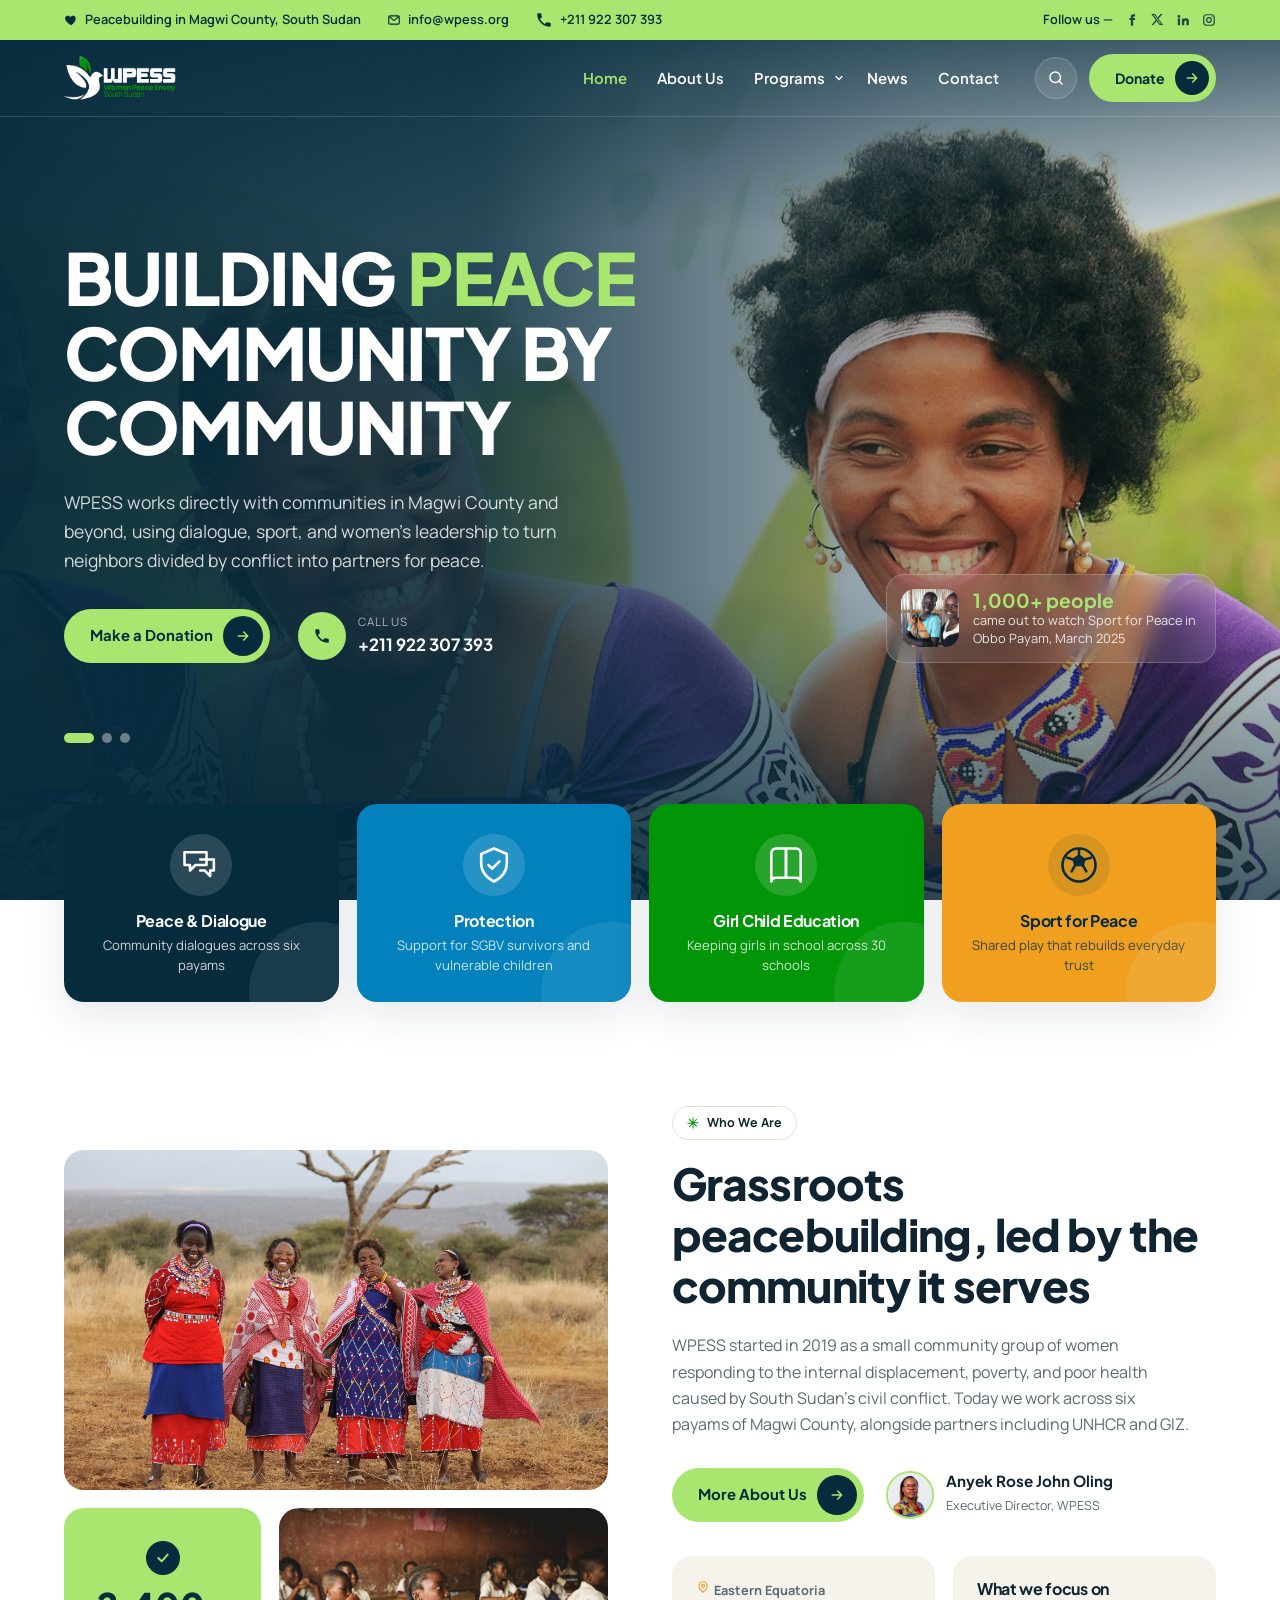
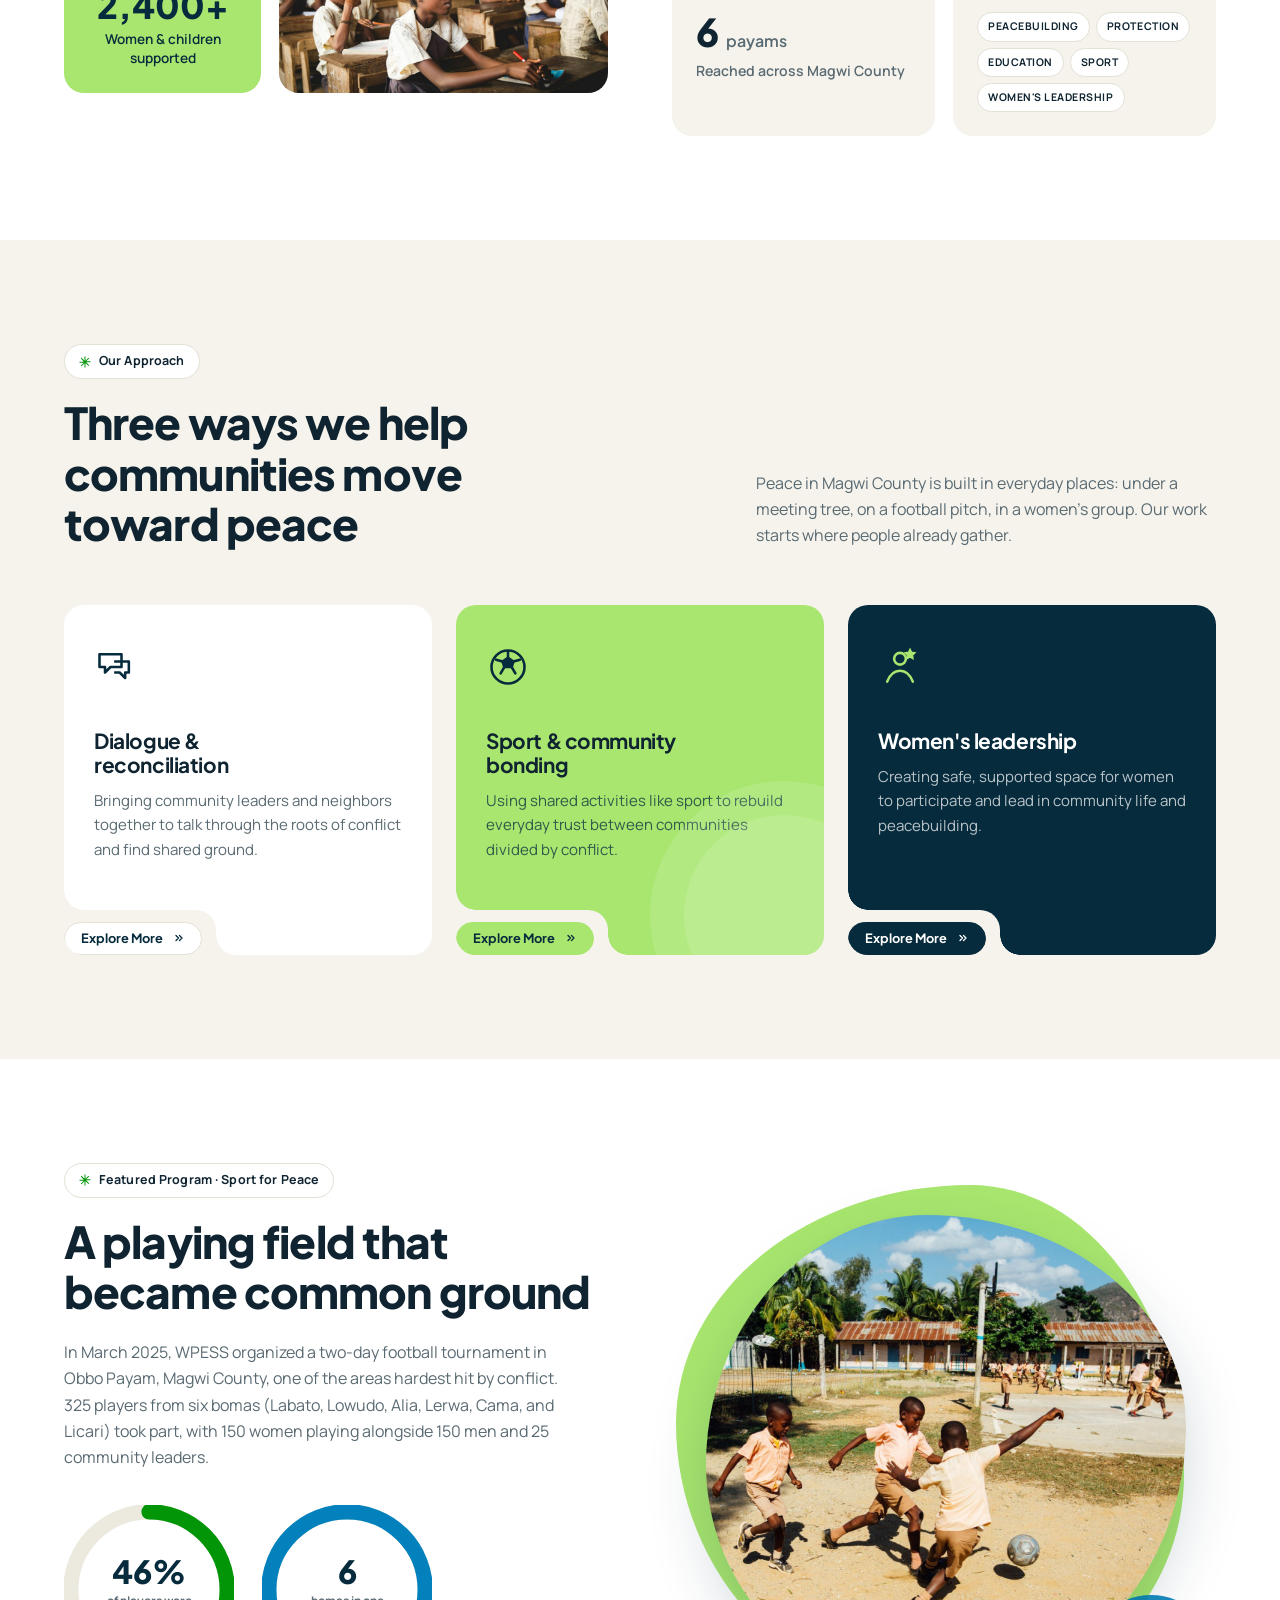
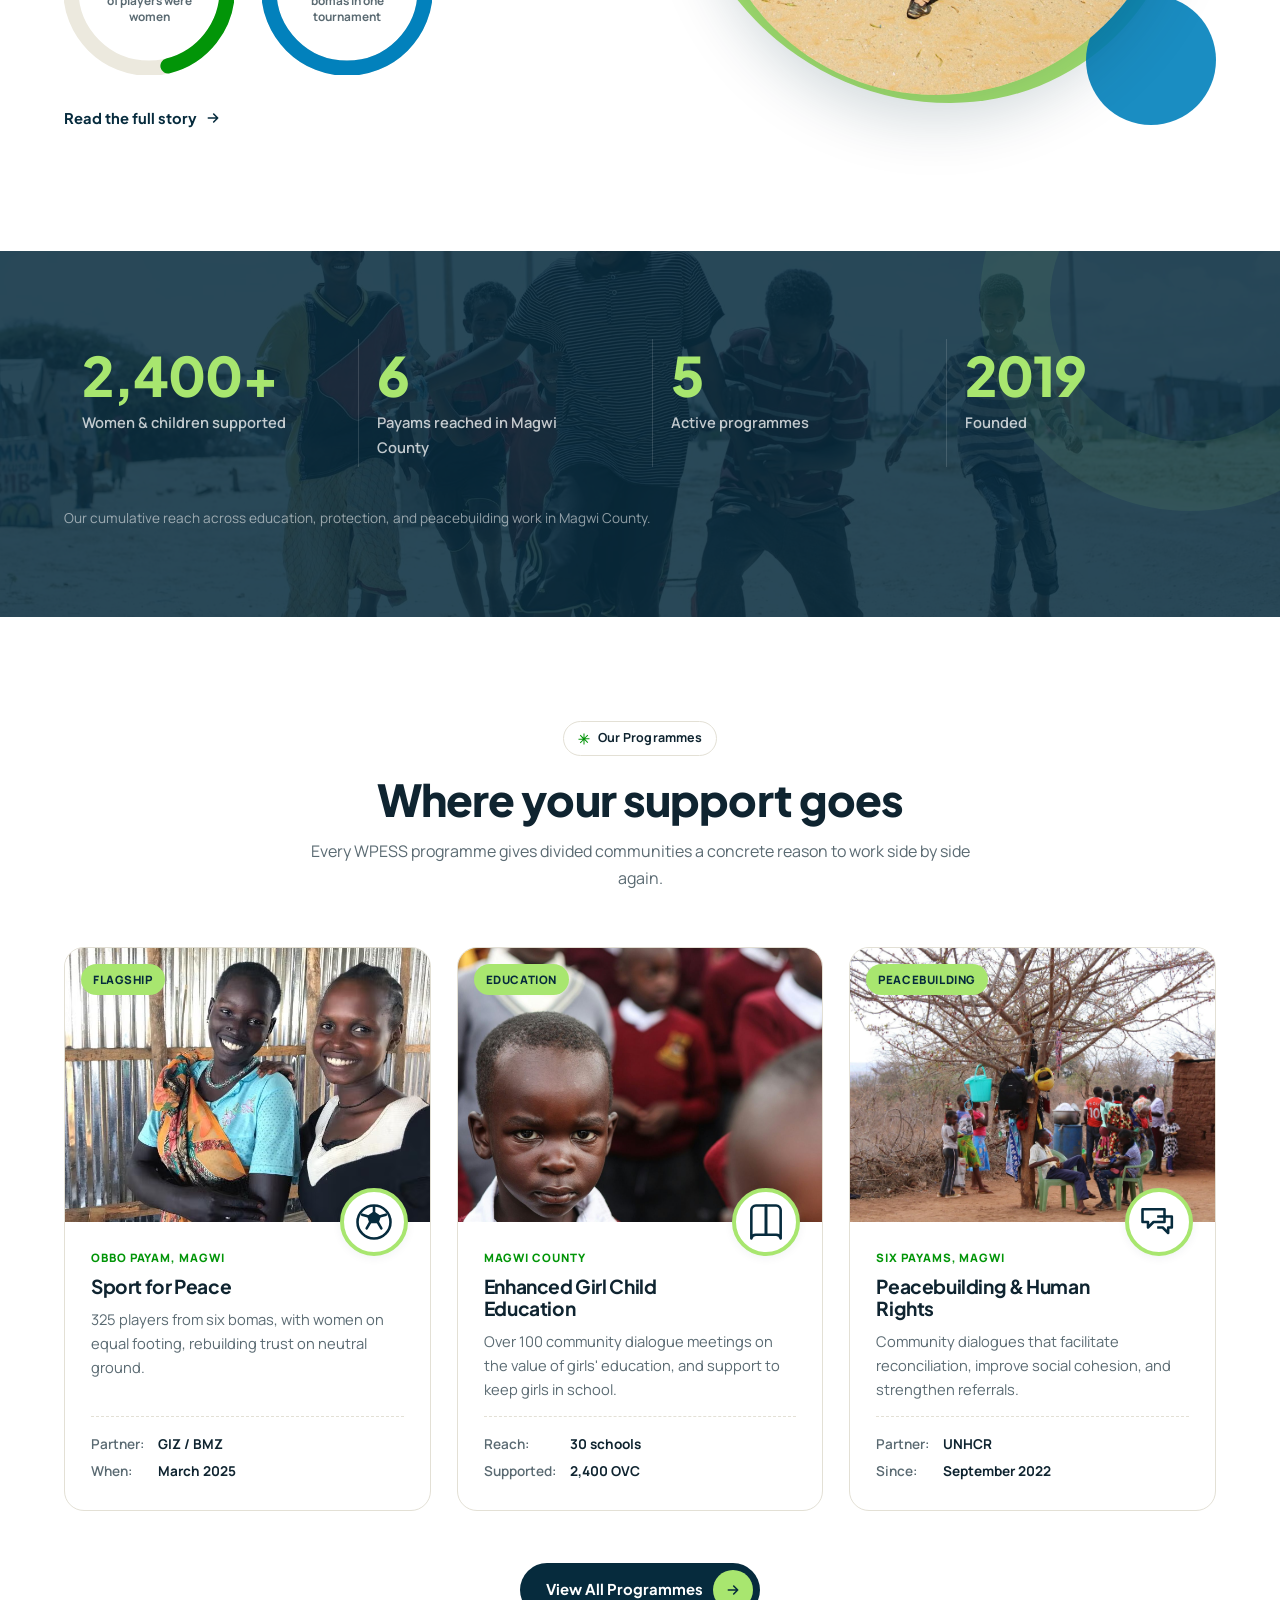
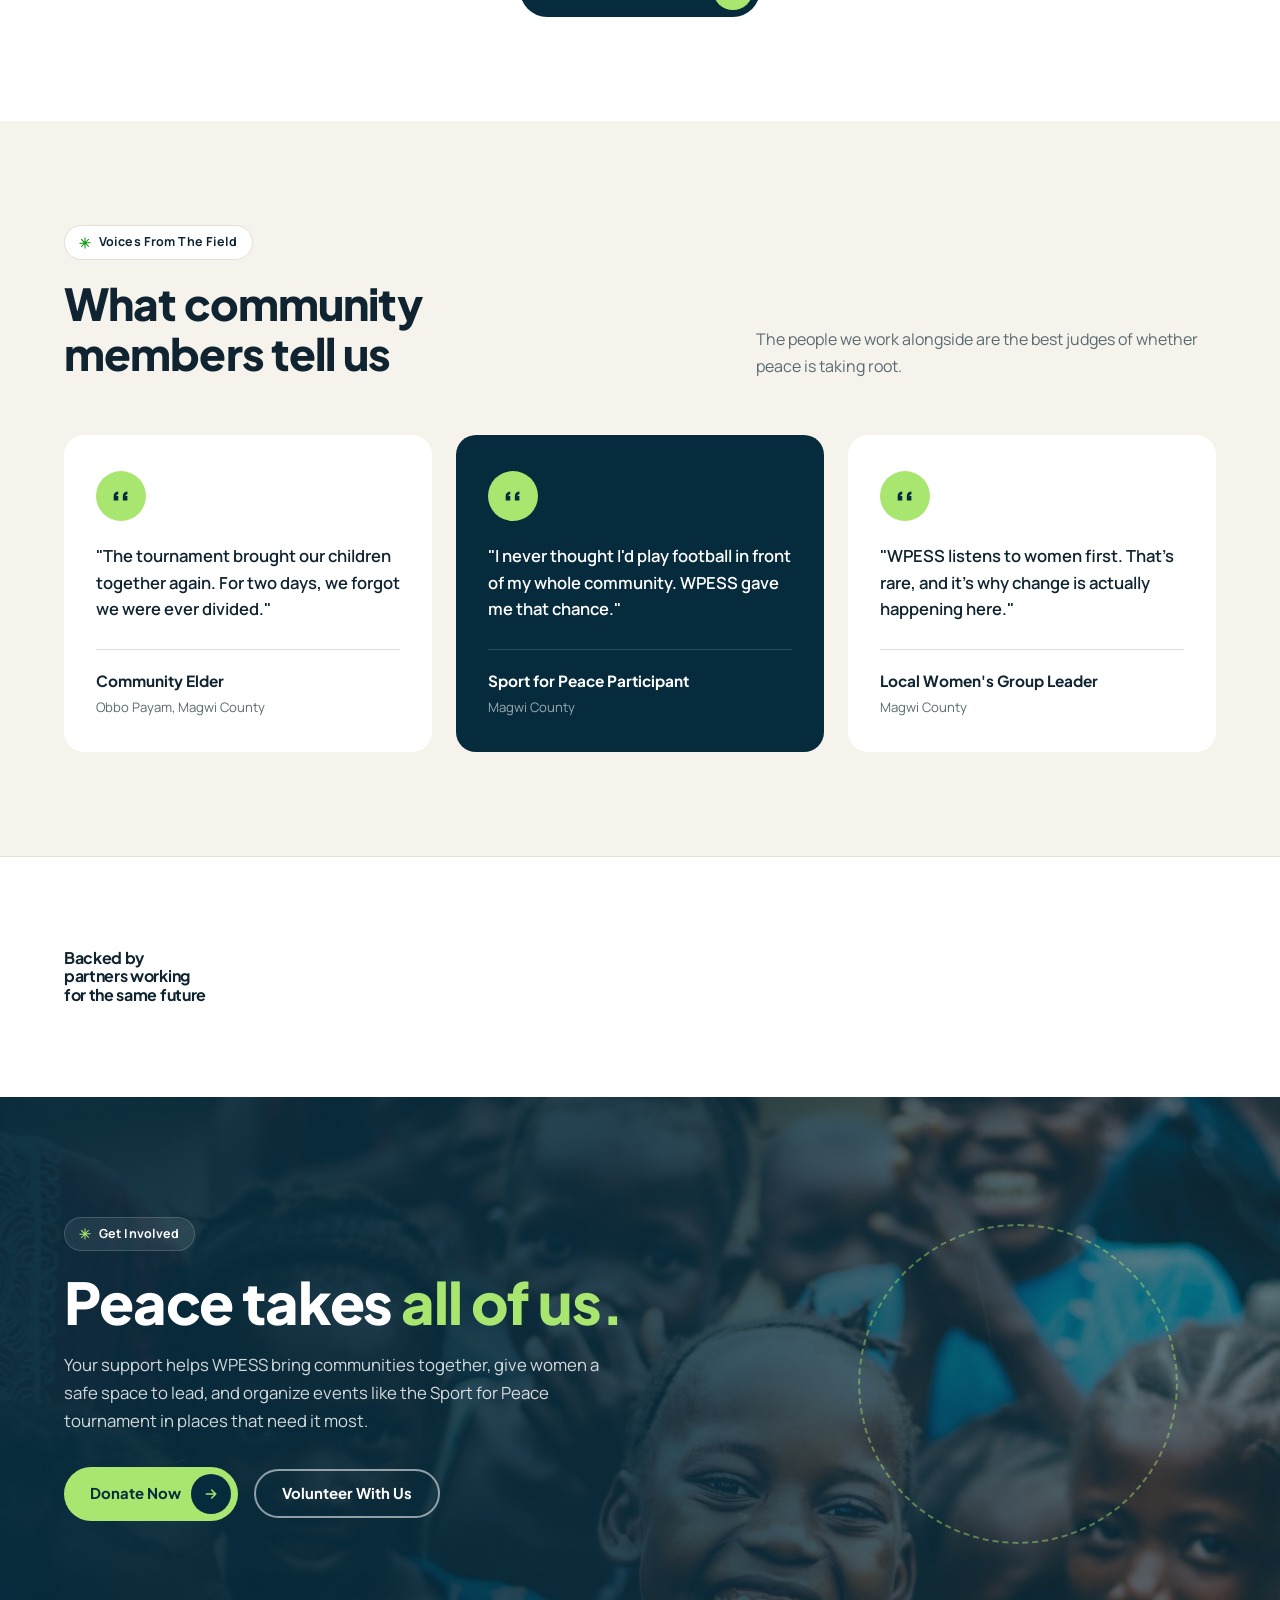
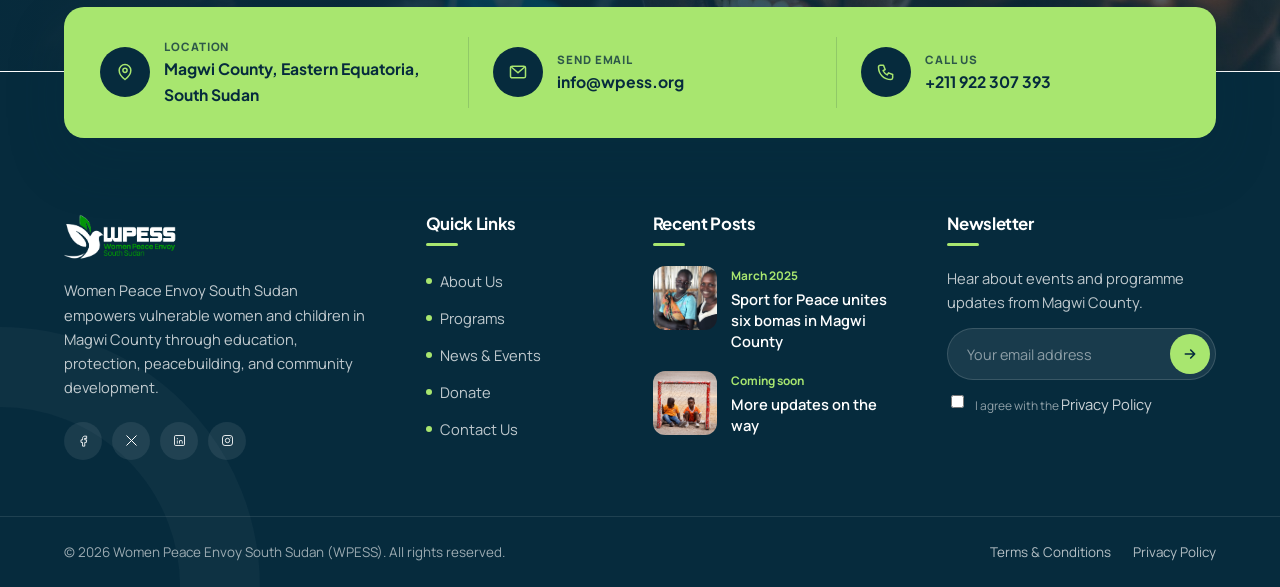
<file: index.html>
<!DOCTYPE html>
<html lang="en">
<head>
<meta charset="UTF-8" />
<meta name="viewport" content="width=device-width, initial-scale=1.0" />
<title>WPESS | Women Peace Envoy South Sudan</title>
<meta name="description" content="Women Peace Envoy South Sudan (WPESS) builds peace in communities affected by conflict through dialogue, sport, and women's leadership." />
<meta name="theme-color" content="#062b3d" />
<link rel="icon" type="image/png" sizes="32x32" href="/images/favicon-32.png" />
<link rel="icon" type="image/png" sizes="16x16" href="/images/favicon-16.png" />
<link rel="apple-touch-icon" sizes="180x180" href="/images/favicon-180.png" />
<link rel="preconnect" href="https://fonts.googleapis.com" />
<link rel="preconnect" href="https://fonts.gstatic.com" crossorigin />
<link href="https://fonts.googleapis.com/css2?family=Manrope:wght@400;500;600;700;800&family=Plus+Jakarta+Sans:wght@600;700;800&display=swap" rel="stylesheet" />
<link rel="stylesheet" href="/css/style.css?v=5" />
</head>
<body>

<div class="preloader" id="preloader" aria-hidden="true">
  <img src="/images/wpess-logo-white.png" alt="" class="preloader-logo" />
  <span class="preloader-ring"></span>
</div>

<header class="site-header">
  <div class="topbar">
    <div class="container topbar-inner">
      <div class="topbar-info">
        <span><svg width="14" height="14" viewBox="0 0 24 24" fill="currentColor" aria-hidden="true"><path d="M12 21s-7.5-4.6-9.6-9.3C.9 8.2 3 4.5 6.6 4.5c2.1 0 3.6 1.2 4.4 2.5.8-1.3 2.3-2.5 4.4-2.5 3.6 0 5.7 3.7 4.2 7.2C19.5 16.4 12 21 12 21Z"/></svg> Peacebuilding in Magwi County, South Sudan</span>
        <a href="mailto:info@wpess.org" class="hide-md"><svg width="14" height="14" viewBox="0 0 24 24" fill="none" stroke="currentColor" stroke-width="2" aria-hidden="true"><rect x="3" y="5" width="18" height="14" rx="2"/><path d="m4 6 8 7 8-7"/></svg> info@wpess.org</a>
        <a href="tel:+211922307393" class="hide-md"><svg width="18" height="18" viewBox="0 0 24 24" fill="currentColor" aria-hidden="true"><path d="M6.6 10.8a15.5 15.5 0 0 0 6.6 6.6l2.2-2.2c.3-.3.7-.4 1-.2 1.1.4 2.3.6 3.6.6.6 0 1 .4 1 1V20c0 .6-.4 1-1 1A17 17 0 0 1 3 4c0-.6.4-1 1-1h3.5c.6 0 1 .4 1 1 0 1.3.2 2.5.6 3.6.1.3 0 .7-.2 1l-2.3 2.2Z"/></svg> +211 922 307 393</a>
      </div>
      <!-- TODO: link these to WPESS's real social media accounts -->
      <div class="topbar-social">
        <span>Follow us &mdash;</span>
        <a href="#" aria-label="Facebook"><svg width="14" height="14" viewBox="0 0 24 24" fill="currentColor"><path d="M14 8.5V6.8c0-.8.5-1 1-1h2.3V2.2H14c-3.2 0-4 2.4-4 4v2.3H7.7V12H10v10h4V12h3l.5-3.5H14Z"/></svg></a><a href="#" aria-label="X / Twitter"><svg width="13" height="13" viewBox="0 0 24 24" fill="currentColor"><path d="M17.8 2h3.4l-7.4 8.5L22.5 22h-6.8l-5.3-7-6.1 7H.9l7.9-9.1L.5 2h7l4.8 6.4L17.8 2Zm-1.2 18h1.9L6.5 3.9h-2L16.6 20Z"/></svg></a><a href="#" aria-label="LinkedIn"><svg width="14" height="14" viewBox="0 0 24 24" fill="currentColor"><path d="M4.98 3.5a2.5 2.5 0 1 1 0 5 2.5 2.5 0 0 1 0-5ZM3 9.5h4V21H3V9.5Zm6.5 0h3.8v1.6h.1c.5-1 1.8-2 3.8-2 4 0 4.8 2.6 4.8 6V21h-4v-5.2c0-1.2 0-2.9-1.8-2.9s-2 1.4-2 2.8V21h-4V9.5Z"/></svg></a><a href="#" aria-label="Instagram"><svg width="14" height="14" viewBox="0 0 24 24" fill="none" stroke="currentColor" stroke-width="2"><rect x="3" y="3" width="18" height="18" rx="5"/><circle cx="12" cy="12" r="4"/><circle cx="17.5" cy="6.5" r="1" fill="currentColor" stroke="none"/></svg></a>
      </div>
    </div>
  </div>
  <div class="nav-shell">
    <div class="container nav-wrap">
      <a href="/" class="brand">
        <img src="/images/wpess-logo.png" alt="WPESS: Women Peace Envoy South Sudan" class="brand-logo brand-logo-color" />
        <img src="/images/wpess-logo-white.png" alt="WPESS: Women Peace Envoy South Sudan" class="brand-logo brand-logo-white" />
      </a>
      <div class="nav-right">
        <div class="nav-links-wrap">
          <ul class="nav-links">
            <li><a href="/" class="active">Home</a></li>
            <li><a href="/about/">About Us</a></li>
            <li class="has-mega">
              <a href="/programs/">Programs</a>
              <button class="mega-toggle" aria-label="Toggle Programs menu" aria-expanded="false">
                <svg width="12" height="12" viewBox="0 0 24 24" fill="none"><path d="m6 9 6 6 6-6" stroke="currentColor" stroke-width="2.4" stroke-linecap="round" stroke-linejoin="round"/></svg>
              </button>
              <div class="mega-menu">
                <div class="mega-grid">
                  <div class="mega-col">
                    <h4>Our Approach</h4>
                    <ul>
                      <li><a href="/about/">Dialogue</a></li>
                      <li><a href="/about/">Sport &amp; Community Bonding</a></li>
                      <li><a href="/about/">Women's Leadership</a></li>
                    </ul>
                  </div>
                  <div class="mega-col mega-feature">
                    <span class="tag">Featured Program</span>
                    <h4>Sport for Peace</h4>
                    <p>325 players, 6 bomas, one tournament that rebuilt trust in Magwi County.</p>
                    <a href="/programs/" class="mega-feature-link">Read the story &rarr;</a>
                  </div>
                  <div class="mega-col">
                    <h4>Get Involved</h4>
                    <ul>
                      <li><a href="/donate/">Donate</a></li>
                      <li><a href="/contact/">Volunteer</a></li>
                      <li><a href="/contact/">Partner With Us</a></li>
                    </ul>
                  </div>
                </div>
              </div>
            </li>
            <li><a href="/news/">News</a></li>
            <li><a href="/contact/">Contact</a></li>
          </ul>
        </div>
        <div class="nav-actions">
          <div class="nav-search">
            <button class="search-toggle" aria-label="Search" aria-expanded="false">
              <svg width="18" height="18" viewBox="0 0 24 24" fill="none"><circle cx="11" cy="11" r="7" stroke="currentColor" stroke-width="2"/><path d="m20 20-3.5-3.5" stroke="currentColor" stroke-width="2" stroke-linecap="round"/></svg>
            </button>
            <div class="nav-search-panel">
              <input type="search" class="nav-search-input" placeholder="Search the site" aria-label="Search the site" />
              <div class="nav-search-results"></div>
            </div>
          </div>
          <a href="/donate/" class="btn btn-pill" aria-label="Donate"><span class="btn-label">Donate</span><span class="btn-ico"><svg width="16" height="16" viewBox="0 0 24 24" fill="none" stroke="currentColor" stroke-width="2.4" stroke-linecap="round" stroke-linejoin="round" aria-hidden="true"><path d="M5 12h14M13 6l6 6-6 6"/></svg></span></a>
          <button class="nav-toggle" aria-label="Toggle navigation" aria-expanded="false">
            <span></span><span></span><span></span>
          </button>
        </div>
      </div>
    </div>
  </div>
</header>

<main>
<section class="hero hero-slideshow">
  <div class="hero-bg">
    <img src="/images/stock/women-smiling.jpg" alt="" class="hero-slide active" fetchpriority="high" />
    <img src="/images/stock/community-gathering.jpg" alt="" class="hero-slide" loading="lazy" />
    <img src="/images/stock/village-women.jpg" alt="" class="hero-slide" loading="lazy" />
  </div>
  <div class="container">
    <div class="hero-content">
      <h1>Building <span class="hl">peace</span> community by community</h1>
      <p>WPESS works directly with communities in Magwi County and beyond, using dialogue, sport, and women's leadership to turn neighbors divided by conflict into partners for peace.</p>
      <div class="hero-actions">
        <a href="/donate/" class="btn btn-pill">Make a Donation <span class="btn-ico"><svg width="16" height="16" viewBox="0 0 24 24" fill="none" stroke="currentColor" stroke-width="2.4" stroke-linecap="round" stroke-linejoin="round" aria-hidden="true"><path d="M5 12h14M13 6l6 6-6 6"/></svg></span></a>
        <a href="tel:+211922307393" class="hero-call">
          <span class="call-ico"><svg width="18" height="18" viewBox="0 0 24 24" fill="currentColor" aria-hidden="true"><path d="M6.6 10.8a15.5 15.5 0 0 0 6.6 6.6l2.2-2.2c.3-.3.7-.4 1-.2 1.1.4 2.3.6 3.6.6.6 0 1 .4 1 1V20c0 .6-.4 1-1 1A17 17 0 0 1 3 4c0-.6.4-1 1-1h3.5c.6 0 1 .4 1 1 0 1.3.2 2.5.6 3.6.1.3 0 .7-.2 1l-2.3 2.2Z"/></svg></span>
          <span><small>Call us</small><strong>+211 922 307 393</strong></span>
        </a>
      </div>
    </div>
    <div class="hero-float">
      <img src="/images/girls.avif" alt="" />
      <div>
        <strong>1,000+ people</strong>
        <span>came out to watch Sport for Peace in Obbo Payam, March 2025</span>
      </div>
    </div>
    <div class="hero-slideshow-dots">
      <button type="button" class="active" aria-label="Show slide 1"></button>
      <button type="button" aria-label="Show slide 2"></button>
      <button type="button" aria-label="Show slide 3"></button>
    </div>
  </div>
</section>

<section class="tiles-section">
  <div class="container">
    <div class="cat-tiles">
      <a href="/programs/" class="cat-tile">
        <span class="tile-ico"><svg width="44" height="44" viewBox="0 0 24 24" fill="none" stroke="currentColor" stroke-width="1.4" stroke-linejoin="round" aria-hidden="true"><path d="M3 5h12v7H9l-3 3v-3H3V5Z"/><path d="M11 9h8v6h-2v3l-3-3h-3"/></svg></span>
        <h3>Peace &amp; Dialogue</h3>
        <p>Community dialogues across six payams</p>
      </a>
      <a href="/programs/" class="cat-tile t-blue">
        <span class="tile-ico"><svg width="44" height="44" viewBox="0 0 24 24" fill="none" stroke="currentColor" stroke-width="1.4" stroke-linecap="round" stroke-linejoin="round" aria-hidden="true"><path d="M12 3 5 6v5c0 4.4 3 7.9 7 10 4-2.1 7-5.6 7-10V6l-7-3Z"/><path d="m9 12 2 2 4-4"/></svg></span>
        <h3>Protection</h3>
        <p>Support for SGBV survivors and vulnerable children</p>
      </a>
      <a href="/programs/" class="cat-tile t-green">
        <span class="tile-ico"><svg width="44" height="44" viewBox="0 0 24 24" fill="none" stroke="currentColor" stroke-width="1.4" stroke-linejoin="round" aria-hidden="true"><path d="M4 5.5A2.5 2.5 0 0 1 6.5 3H12v16H6.5A2.5 2.5 0 0 0 4 21V5.5Z"/><path d="M20 5.5A2.5 2.5 0 0 0 17.5 3H12v16h5.5a2.5 2.5 0 0 1 2.5 2V5.5Z"/></svg></span>
        <h3>Girl Child Education</h3>
        <p>Keeping girls in school across 30 schools</p>
      </a>
      <a href="/programs/" class="cat-tile t-amber">
        <span class="tile-ico"><svg width="44" height="44" viewBox="0 0 24 24" fill="none" stroke="currentColor" stroke-width="1.4" stroke-linecap="round" aria-hidden="true"><circle cx="12" cy="12" r="9"/><path d="M12 7l3 2-1 3h-4l-1-3 3-2Z" fill="currentColor"/><path d="M12 7V3.5M15 9l3.5-1M14 12l2 3.5M10 12l-2 3.5M9 9 5.5 8"/></svg></span>
        <h3>Sport for Peace</h3>
        <p>Shared play that rebuilds everyday trust</p>
      </a>
    </div>
  </div>
</section>

<section class="bg-white">
  <div class="container">
    <div class="who-grid">
      <div class="collage">
        <div class="collage-main">
          <img src="/images/stock/women-savanna.jpg" alt="Women in traditional dress standing together on open savanna" loading="lazy" />
        </div>
        <div class="collage-stat">
          <span class="check"><svg width="16" height="16" viewBox="0 0 24 24" fill="none" stroke="currentColor" stroke-width="3" stroke-linecap="round" stroke-linejoin="round" aria-hidden="true"><path d="m5 12 5 5 9-10"/></svg></span>
          <strong>2,400+</strong>
          <span>Women &amp; children supported</span>
        </div>
        <div class="collage-small">
          <img src="/images/stock/classroom.jpg" alt="Pupils working at their desks in a classroom" loading="lazy" />
        </div>
      </div>
      <div class="who-text">
        <span class="eyebrow">Who We Are</span>
        <h2>Grassroots peacebuilding, led by the community it serves</h2>
        <p>WPESS started in 2019 as a small community group of women responding to the internal displacement, poverty, and poor health caused by South Sudan's civil conflict. Today we work across six payams of Magwi County, alongside partners including UNHCR and GIZ.</p>
        <div class="who-actions">
          <a href="/about/" class="btn btn-pill">More About Us <span class="btn-ico"><svg width="16" height="16" viewBox="0 0 24 24" fill="none" stroke="currentColor" stroke-width="2.4" stroke-linecap="round" stroke-linejoin="round" aria-hidden="true"><path d="M5 12h14M13 6l6 6-6 6"/></svg></span></a>
          <div class="person-chip">
            <img src="/images/anyek-rose-oling-portrait.jpg" alt="Anyek Rose John Oling" />
            <div>
              <strong>Anyek Rose John Oling</strong>
              <span>Executive Director, WPESS</span>
            </div>
          </div>
        </div>
        <div class="info-cards">
          <div class="info-card">
            <div class="dots-row"><svg width="14" height="14" viewBox="0 0 24 24" fill="none" stroke="currentColor" stroke-width="2" aria-hidden="true"><path d="M12 21s-7-5-7-11a7 7 0 0 1 14 0c0 6-7 11-7 11Z"/><circle cx="12" cy="10" r="2.5"/></svg> <span style="color:var(--muted);font-size:.8rem;font-weight:700;">Eastern Equatoria</span></div>
            <div class="big">6 <small>payams</small></div>
            <div class="label">Reached across Magwi County</div>
          </div>
          <div class="info-card">
            <h4>What we focus on</h4>
            <div class="chip-list">
              <span>Peacebuilding</span>
              <span>Protection</span>
              <span>Education</span>
              <span>Sport</span>
              <span>Women's leadership</span>
            </div>
          </div>
        </div>
      </div>
    </div>
  </div>
</section>

<section class="bg-cream">
  <div class="container">
    <div class="section-head">
      <div>
        <span class="eyebrow">Our Approach</span>
        <h2>Three ways we help communities move toward peace</h2>
      </div>
      <p>Peace in Magwi County is built in everyday places: under a meeting tree, on a football pitch, in a women's group. Our work starts where people already gather.</p>
    </div>
    <div class="tri-cards">
      <article class="tri-card">
        <div class="tri-ico"><svg width="44" height="44" viewBox="0 0 24 24" fill="none" stroke="currentColor" stroke-width="1.4" stroke-linejoin="round" aria-hidden="true"><path d="M3 5h12v7H9l-3 3v-3H3V5Z"/><path d="M11 9h8v6h-2v3l-3-3h-3"/></svg></div>
        <h3>Dialogue &amp; reconciliation</h3>
        <p>Bringing community leaders and neighbors together to talk through the roots of conflict and find shared ground.</p>
        <div class="tri-notch"><a href="/about/" class="btn">Explore More <svg width="12" height="12" viewBox="0 0 24 24" fill="none" stroke="currentColor" stroke-width="2.6" stroke-linecap="round" stroke-linejoin="round" aria-hidden="true"><path d="m6 17 5-5-5-5M13 17l5-5-5-5"/></svg></a></div>
      </article>
      <article class="tri-card is-lime">
        <div class="tri-ico"><svg width="44" height="44" viewBox="0 0 24 24" fill="none" stroke="currentColor" stroke-width="1.4" stroke-linecap="round" aria-hidden="true"><circle cx="12" cy="12" r="9"/><path d="M12 7l3 2-1 3h-4l-1-3 3-2Z" fill="currentColor"/><path d="M12 7V3.5M15 9l3.5-1M14 12l2 3.5M10 12l-2 3.5M9 9 5.5 8"/></svg></div>
        <h3>Sport &amp; community bonding</h3>
        <p>Using shared activities like sport to rebuild everyday trust between communities divided by conflict.</p>
        <div class="tri-notch"><a href="/programs/" class="btn">Explore More <svg width="12" height="12" viewBox="0 0 24 24" fill="none" stroke="currentColor" stroke-width="2.6" stroke-linecap="round" stroke-linejoin="round" aria-hidden="true"><path d="m6 17 5-5-5-5M13 17l5-5-5-5"/></svg></a></div>
      </article>
      <article class="tri-card is-navy">
        <div class="tri-ico"><svg width="44" height="44" viewBox="0 0 24 24" fill="none" stroke="currentColor" stroke-width="1.4" stroke-linecap="round" aria-hidden="true"><circle cx="12" cy="7.5" r="3.2"/><path d="M5 20c1.5-4 4.2-6 7-6s5.5 2 7 6"/><path d="m17.5 3 .6 1.3 1.4.2-1 1 .2 1.4-1.2-.7-1.3.7.3-1.4-1-1 1.4-.2.6-1.3Z" fill="currentColor"/></svg></div>
        <h3>Women's leadership</h3>
        <p>Creating safe, supported space for women to participate and lead in community life and peacebuilding.</p>
        <div class="tri-notch"><a href="/about/" class="btn">Explore More <svg width="12" height="12" viewBox="0 0 24 24" fill="none" stroke="currentColor" stroke-width="2.6" stroke-linecap="round" stroke-linejoin="round" aria-hidden="true"><path d="m6 17 5-5-5-5M13 17l5-5-5-5"/></svg></a></div>
      </article>
    </div>
  </div>
</section>

<section class="bg-white">
  <div class="container impact-grid">
    <div>
      <span class="eyebrow">Featured Program &middot; Sport for Peace</span>
      <h2>A playing field that became common ground</h2>
      <p>In March 2025, WPESS organized a two-day football tournament in Obbo Payam, Magwi County, one of the areas hardest hit by conflict. 325 players from six bomas (Labato, Lowudo, Alia, Lerwa, Cama, and Licari) took part, with 150 women playing alongside 150 men and 25 community leaders.</p>
      <div class="rings">
        <div class="ring" style="--p:46">
          <svg viewBox="0 0 100 100" aria-hidden="true"><circle class="ring-track" cx="50" cy="50" r="46" /><circle class="ring-bar" cx="50" cy="50" r="46" /></svg>
          <div class="ring-label"><strong>46%</strong><span>of players were women</span></div>
        </div>
        <div class="ring r-blue" style="--p:100">
          <svg viewBox="0 0 100 100" aria-hidden="true"><circle class="ring-track" cx="50" cy="50" r="46" /><circle class="ring-bar" cx="50" cy="50" r="46" /></svg>
          <div class="ring-label"><strong>6</strong><span>bomas in one tournament</span></div>
        </div>
      </div>
      <p style="margin-top:30px;"><a href="/programs/" class="link-arrow">Read the full story <svg width="16" height="16" viewBox="0 0 24 24" fill="none" stroke="currentColor" stroke-width="2.4" stroke-linecap="round" stroke-linejoin="round" aria-hidden="true"><path d="M5 12h14M13 6l6 6-6 6"/></svg></a></p>
    </div>
    <div class="blob-media">
      <img src="/images/stock/kids-football.jpg" alt="Children playing football on a dusty pitch" loading="lazy" />
    </div>
  </div>
</section>

<section class="stats-band" style="--band-img:url('/images/stock/street-football.jpg')">
  <div class="container">
    <div class="stats-grid">
      <div>
        <div class="stat-number" data-count="2400" data-suffix="+">0</div>
        <div class="stat-label">Women &amp; children supported</div>
      </div>
      <div>
        <div class="stat-number" data-count="6">0</div>
        <div class="stat-label">Payams reached in Magwi County</div>
      </div>
      <div>
        <div class="stat-number" data-count="5">0</div>
        <div class="stat-label">Active programmes</div>
      </div>
      <div>
        <div class="stat-number">2019</div>
        <div class="stat-label">Founded</div>
      </div>
    </div>
    <p class="stats-note">Our cumulative reach across education, protection, and peacebuilding work in Magwi County.</p>
  </div>
</section>

<section class="bg-white">
  <div class="container">
    <div class="section-heading">
      <span class="eyebrow">Our Programmes</span>
      <h2>Where your support goes</h2>
      <p>Every WPESS programme gives divided communities a concrete reason to work side by side again.</p>
    </div>
    <div class="cause-grid">
      <article class="cause-card">
        <div class="cause-media">
          <img src="/images/girls.avif" alt="Two young women who took part in WPESS's Sport for Peace tournament" loading="lazy" />
          <span class="cause-tag">Flagship</span>
          <a href="/donate/" class="btn btn-lime">Support this work</a>
        </div>
        <div class="cause-body">
          <span class="cause-badge"><svg width="44" height="44" viewBox="0 0 24 24" fill="none" stroke="currentColor" stroke-width="1.4" stroke-linecap="round" aria-hidden="true"><circle cx="12" cy="12" r="9"/><path d="M12 7l3 2-1 3h-4l-1-3 3-2Z" fill="currentColor"/><path d="M12 7V3.5M15 9l3.5-1M14 12l2 3.5M10 12l-2 3.5M9 9 5.5 8"/></svg></span>
          <span class="cause-loc">Obbo Payam, Magwi</span>
          <h3>Sport for Peace</h3>
          <p>325 players from six bomas, with women on equal footing, rebuilding trust on neutral ground.</p>
          <dl class="cause-meta">
            <dt>Partner:</dt><dd>GIZ / BMZ</dd>
            <dt>When:</dt><dd>March 2025</dd>
          </dl>
        </div>
      </article>
      <article class="cause-card">
        <div class="cause-media">
          <img src="/images/stock/schoolchildren.jpg" alt="Schoolchildren in uniform" loading="lazy" />
          <span class="cause-tag">Education</span>
          <a href="/donate/" class="btn btn-lime">Support this work</a>
        </div>
        <div class="cause-body">
          <span class="cause-badge"><svg width="44" height="44" viewBox="0 0 24 24" fill="none" stroke="currentColor" stroke-width="1.4" stroke-linejoin="round" aria-hidden="true"><path d="M4 5.5A2.5 2.5 0 0 1 6.5 3H12v16H6.5A2.5 2.5 0 0 0 4 21V5.5Z"/><path d="M20 5.5A2.5 2.5 0 0 0 17.5 3H12v16h5.5a2.5 2.5 0 0 1 2.5 2V5.5Z"/></svg></span>
          <span class="cause-loc">Magwi County</span>
          <h3>Enhanced Girl Child Education</h3>
          <p>Over 100 community dialogue meetings on the value of girls' education, and support to keep girls in school.</p>
          <dl class="cause-meta">
            <dt>Reach:</dt><dd>30 schools</dd>
            <dt>Supported:</dt><dd>2,400 OVC</dd>
          </dl>
        </div>
      </article>
      <article class="cause-card">
        <div class="cause-media">
          <img src="/images/stock/community-tree.jpg" alt="Community members gathered around a tree in a rural village" loading="lazy" />
          <span class="cause-tag">Peacebuilding</span>
          <a href="/donate/" class="btn btn-lime">Support this work</a>
        </div>
        <div class="cause-body">
          <span class="cause-badge"><svg width="44" height="44" viewBox="0 0 24 24" fill="none" stroke="currentColor" stroke-width="1.4" stroke-linejoin="round" aria-hidden="true"><path d="M3 5h12v7H9l-3 3v-3H3V5Z"/><path d="M11 9h8v6h-2v3l-3-3h-3"/></svg></span>
          <span class="cause-loc">Six payams, Magwi</span>
          <h3>Peacebuilding &amp; Human Rights</h3>
          <p>Community dialogues that facilitate reconciliation, improve social cohesion, and strengthen referrals.</p>
          <dl class="cause-meta">
            <dt>Partner:</dt><dd>UNHCR</dd>
            <dt>Since:</dt><dd>September 2022</dd>
          </dl>
        </div>
      </article>
    </div>
    <div class="center-cta">
      <a href="/programs/" class="btn btn-pill is-navy">View All Programmes <span class="btn-ico"><svg width="16" height="16" viewBox="0 0 24 24" fill="none" stroke="currentColor" stroke-width="2.4" stroke-linecap="round" stroke-linejoin="round" aria-hidden="true"><path d="M5 12h14M13 6l6 6-6 6"/></svg></span></a>
    </div>
  </div>
</section>

<section class="bg-cream">
  <div class="container">
    <div class="section-head">
      <div>
        <span class="eyebrow">Voices From The Field</span>
        <h2>What community members tell us</h2>
      </div>
      <p>The people we work alongside are the best judges of whether peace is taking root.</p>
    </div>
    <!-- TODO: replace with real, attributed testimonials from program participants -->
    <div class="testimonial-grid">
      <div class="testimonial-card">
        <span class="quote-mark"><svg width="22" height="22" viewBox="0 0 24 24" fill="currentColor" aria-hidden="true"><path d="M9 7c-2.8 0-5 2.2-5 5v5h5v-5H7c0-1.1.9-2 2-2V7Zm10 0c-2.8 0-5 2.2-5 5v5h5v-5h-2c0-1.1.9-2 2-2V7Z"/></svg></span>
        <p class="testimonial-text">"The tournament brought our children together again. For two days, we forgot we were ever divided."</p>
        <div class="testimonial-attribution">
          <strong>Community Elder</strong>
          <span>Obbo Payam, Magwi County</span>
        </div>
      </div>
      <div class="testimonial-card is-navy">
        <span class="quote-mark"><svg width="22" height="22" viewBox="0 0 24 24" fill="currentColor" aria-hidden="true"><path d="M9 7c-2.8 0-5 2.2-5 5v5h5v-5H7c0-1.1.9-2 2-2V7Zm10 0c-2.8 0-5 2.2-5 5v5h5v-5h-2c0-1.1.9-2 2-2V7Z"/></svg></span>
        <p class="testimonial-text">"I never thought I'd play football in front of my whole community. WPESS gave me that chance."</p>
        <div class="testimonial-attribution">
          <strong>Sport for Peace Participant</strong>
          <span>Magwi County</span>
        </div>
      </div>
      <div class="testimonial-card">
        <span class="quote-mark"><svg width="22" height="22" viewBox="0 0 24 24" fill="currentColor" aria-hidden="true"><path d="M9 7c-2.8 0-5 2.2-5 5v5h5v-5H7c0-1.1.9-2 2-2V7Zm10 0c-2.8 0-5 2.2-5 5v5h5v-5h-2c0-1.1.9-2 2-2V7Z"/></svg></span>
        <p class="testimonial-text">"WPESS listens to women first. That's rare, and it's why change is actually happening here."</p>
        <div class="testimonial-attribution">
          <strong>Local Women's Group Leader</strong>
          <span>Magwi County</span>
        </div>
      </div>
    </div>
  </div>
</section>

<section class="partners-section">
  <div class="container partners-row">
    <h3>Backed by partners working for the same future</h3>
    <div class="partners-grid">
      <div class="partner-logo"><img src="/images/partners/unhcr-logo.png" alt="UNHCR, the UN Refugee Agency" loading="lazy" /></div>
      <div class="partner-logo"><img src="/images/partners/giz-logo.webp" alt="GIZ, Deutsche Gesellschaft für Internationale Zusammenarbeit" loading="lazy" /></div>
      <div class="partner-logo"><img src="/images/partners/undp-logo.jpg" alt="UNDP, the UN Development Programme" loading="lazy" /></div>
      <div class="partner-logo"><img src="/images/partners/esonga-menstrual-care-logo.png" alt="Esonga Menstrual Care" loading="lazy" /></div>
    </div>
  </div>
</section>

<section class="cta-banner" style="--cta-img:url('/images/stock/children-laughing.jpg')">
  <div class="container">
    <span class="eyebrow on-dark">Get Involved</span>
    <h2>Peace takes <span class="text-lime">all of us.</span></h2>
    <p>Your support helps WPESS bring communities together, give women a safe space to lead, and organize events like the Sport for Peace tournament in places that need it most.</p>
    <div class="cta-actions">
      <a href="/donate/" class="btn btn-pill">Donate Now <span class="btn-ico"><svg width="16" height="16" viewBox="0 0 24 24" fill="none" stroke="currentColor" stroke-width="2.4" stroke-linecap="round" stroke-linejoin="round" aria-hidden="true"><path d="M5 12h14M13 6l6 6-6 6"/></svg></span></a>
      <a href="/contact/" class="btn btn-outline">Volunteer With Us</a>
    </div>
  </div>
</section>
</main>

<section class="contact-strip">
  <div class="container">
    <div class="contact-strip-grid">
      <div class="contact-strip-item">
        <span class="contact-strip-icon">
          <svg width="20" height="20" viewBox="0 0 24 24" fill="none"><path d="M12 21s-7-5-7-11a7 7 0 0 1 14 0c0 6-7 11-7 11Z" stroke="#fff" stroke-width="1.8"/><circle cx="12" cy="10" r="2.5" stroke="#fff" stroke-width="1.8"/></svg>
        </span>
        <div>
          <strong>Location</strong>
          <span>Magwi County, Eastern Equatoria, South Sudan</span>
        </div>
      </div>
      <div class="contact-strip-item">
        <span class="contact-strip-icon">
          <svg width="20" height="20" viewBox="0 0 24 24" fill="none"><rect x="3" y="5" width="18" height="14" rx="2" stroke="#fff" stroke-width="1.8"/><path d="m4 6 8 7 8-7" stroke="#fff" stroke-width="1.8"/></svg>
        </span>
        <div>
          <strong>Send Email</strong>
          <a href="mailto:info@wpess.org">info@wpess.org</a>
        </div>
      </div>
      <div class="contact-strip-item">
        <span class="contact-strip-icon">
          <svg width="20" height="20" viewBox="0 0 24 24" fill="none"><path d="M5 4h4l2 5-2.5 1.5a12 12 0 0 0 5 5L15 13l5 2v4a2 2 0 0 1-2 2C9.4 21 3 14.6 3 6a2 2 0 0 1 2-2Z" stroke="#fff" stroke-width="1.8" stroke-linejoin="round"/></svg>
        </span>
        <div>
          <strong>Call Us</strong>
          <a href="tel:+211922307393">+211 922 307 393</a>
        </div>
      </div>
    </div>
  </div>
</section>

<footer class="site-footer">
  <div class="container">
    <div class="footer-grid">
      <div>
        <img src="/images/wpess-logo-white.png" alt="WPESS logo" class="footer-logo" />
        <p class="footer-about">Women Peace Envoy South Sudan empowers vulnerable women and children in Magwi County through education, protection, peacebuilding, and community development.</p>
        <!-- TODO: link these to WPESS's real social media accounts -->
        <div class="social-icons">
          <a href="#" aria-label="Facebook"><svg width="15" height="15" viewBox="0 0 24 24" fill="none"><path d="M14 9h3V5h-3c-2 0-3.5 1.5-3.5 3.5V11H8v4h2.5v6H14v-6h2.6l.4-4h-3V9c0-.6.4-1 1-1Z" stroke="#fff" stroke-width="1.4" stroke-linejoin="round"/></svg></a>
          <a href="#" aria-label="X / Twitter"><svg width="15" height="15" viewBox="0 0 24 24" fill="none"><path d="M4 4l16 16M20 4 4 20" stroke="#fff" stroke-width="1.6"/></svg></a>
          <a href="#" aria-label="LinkedIn"><svg width="15" height="15" viewBox="0 0 24 24" fill="none"><rect x="4" y="4" width="16" height="16" rx="2" stroke="#fff" stroke-width="1.4"/><circle cx="8.5" cy="9" r="1" fill="#fff"/><path d="M8.5 12v5M12 12v5M12 14c0-1.4 1-2.3 2.3-2.3s2.2.9 2.2 2.3v3" stroke="#fff" stroke-width="1.3"/></svg></a>
          <a href="#" aria-label="Instagram"><svg width="15" height="15" viewBox="0 0 24 24" fill="none"><rect x="4" y="4" width="16" height="16" rx="4" stroke="#fff" stroke-width="1.4"/><circle cx="12" cy="12" r="3.5" stroke="#fff" stroke-width="1.4"/><circle cx="16.5" cy="7.5" r="0.8" fill="#fff"/></svg></a>
        </div>
      </div>
      <div>
        <h4>Quick Links</h4>
        <ul class="footer-links">
          <li><a href="/about/">About Us</a></li>
          <li><a href="/programs/">Programs</a></li>
          <li><a href="/news/">News &amp; Events</a></li>
          <li><a href="/donate/">Donate</a></li>
          <li><a href="/contact/">Contact Us</a></li>
        </ul>
      </div>
      <div>
        <h4>Recent Posts</h4>
        <!-- TODO: replace with real recent posts as they're published on the News page -->
        <div class="footer-post">
          <span class="footer-post-thumb"><img src="/images/girls.avif" alt="" loading="lazy" /></span>
          <div>
            <div class="footer-post-meta">March 2025</div>
            <div class="footer-post-title"><a href="/news/">Sport for Peace unites six bomas in Magwi County</a></div>
          </div>
        </div>
        <div class="footer-post">
          <span class="footer-post-thumb"><img src="/images/stock/kids-goal.jpg" alt="" loading="lazy" /></span>
          <div>
            <div class="footer-post-meta">Coming soon</div>
            <div class="footer-post-title"><a href="/news/">More updates on the way</a></div>
          </div>
        </div>
      </div>
      <div>
        <h4>Newsletter</h4>
        <ul>
          <li>Hear about events and programme updates from Magwi County.</li>
        </ul>
        <form data-local-only>
          <div class="newsletter-inline">
            <input type="email" name="email" placeholder="Your email address" required aria-label="Email address" />
            <button type="submit" aria-label="Subscribe"><svg width="16" height="16" viewBox="0 0 24 24" fill="none" stroke="currentColor" stroke-width="2.4" stroke-linecap="round" stroke-linejoin="round" aria-hidden="true"><path d="M5 12h14M13 6l6 6-6 6"/></svg></button>
          </div>
          <label class="newsletter-agree">
            <input type="checkbox" required />
            <span>I agree with the <a href="#" style="color:rgba(255,255,255,0.8);">Privacy Policy</a></span>
          </label>
          <p class="form-status"></p>
        </form>
      </div>
    </div>
  </div>
  <div class="footer-bottom">
    <div class="container footer-bottom-inner">
      <div>&copy; <span id="year"></span> Women Peace Envoy South Sudan (WPESS). All rights reserved.</div>
      <div class="footer-bottom-links">
        <a href="#">Terms &amp; Conditions</a>
        <a href="#">Privacy Policy</a>
      </div>
    </div>
  </div>
</footer>

<script>document.getElementById("year").textContent = new Date().getFullYear();</script>
<script src="/js/script.js?v=4"></script>
</body>
</html>
</file>
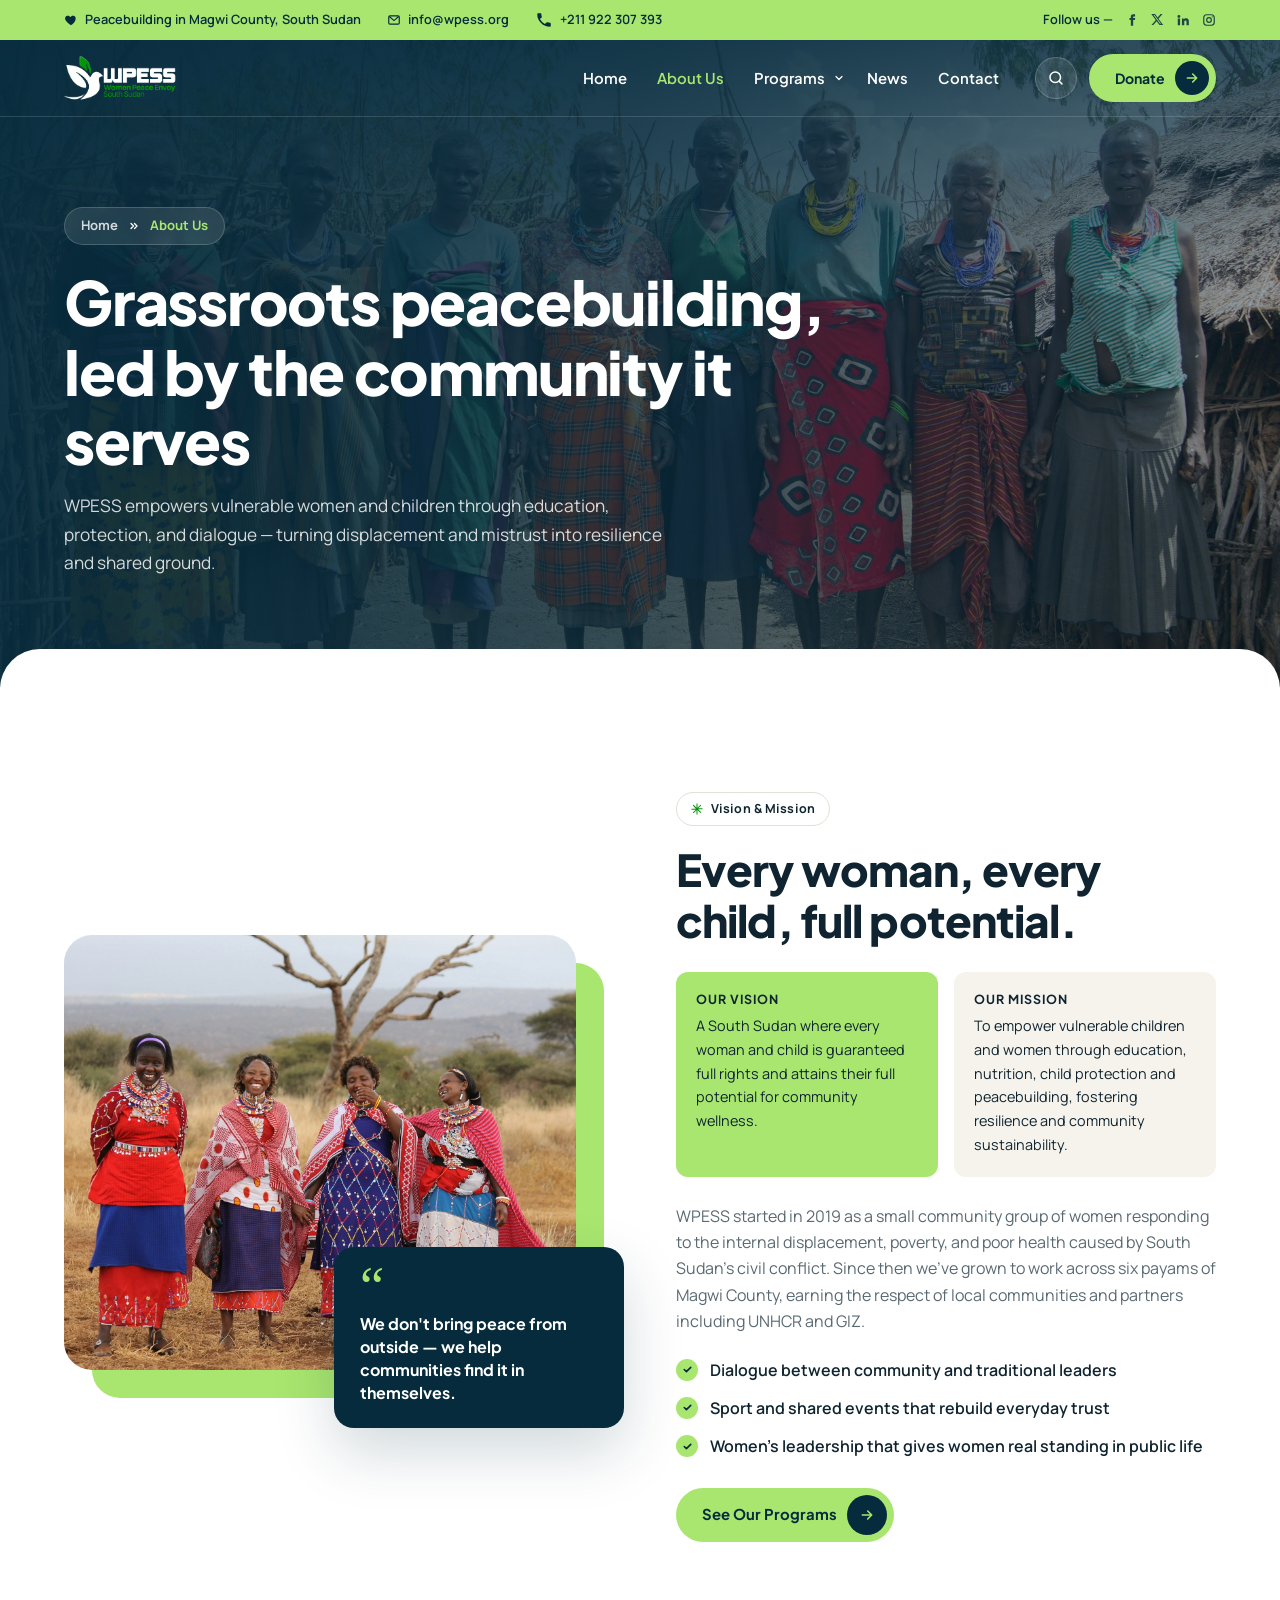
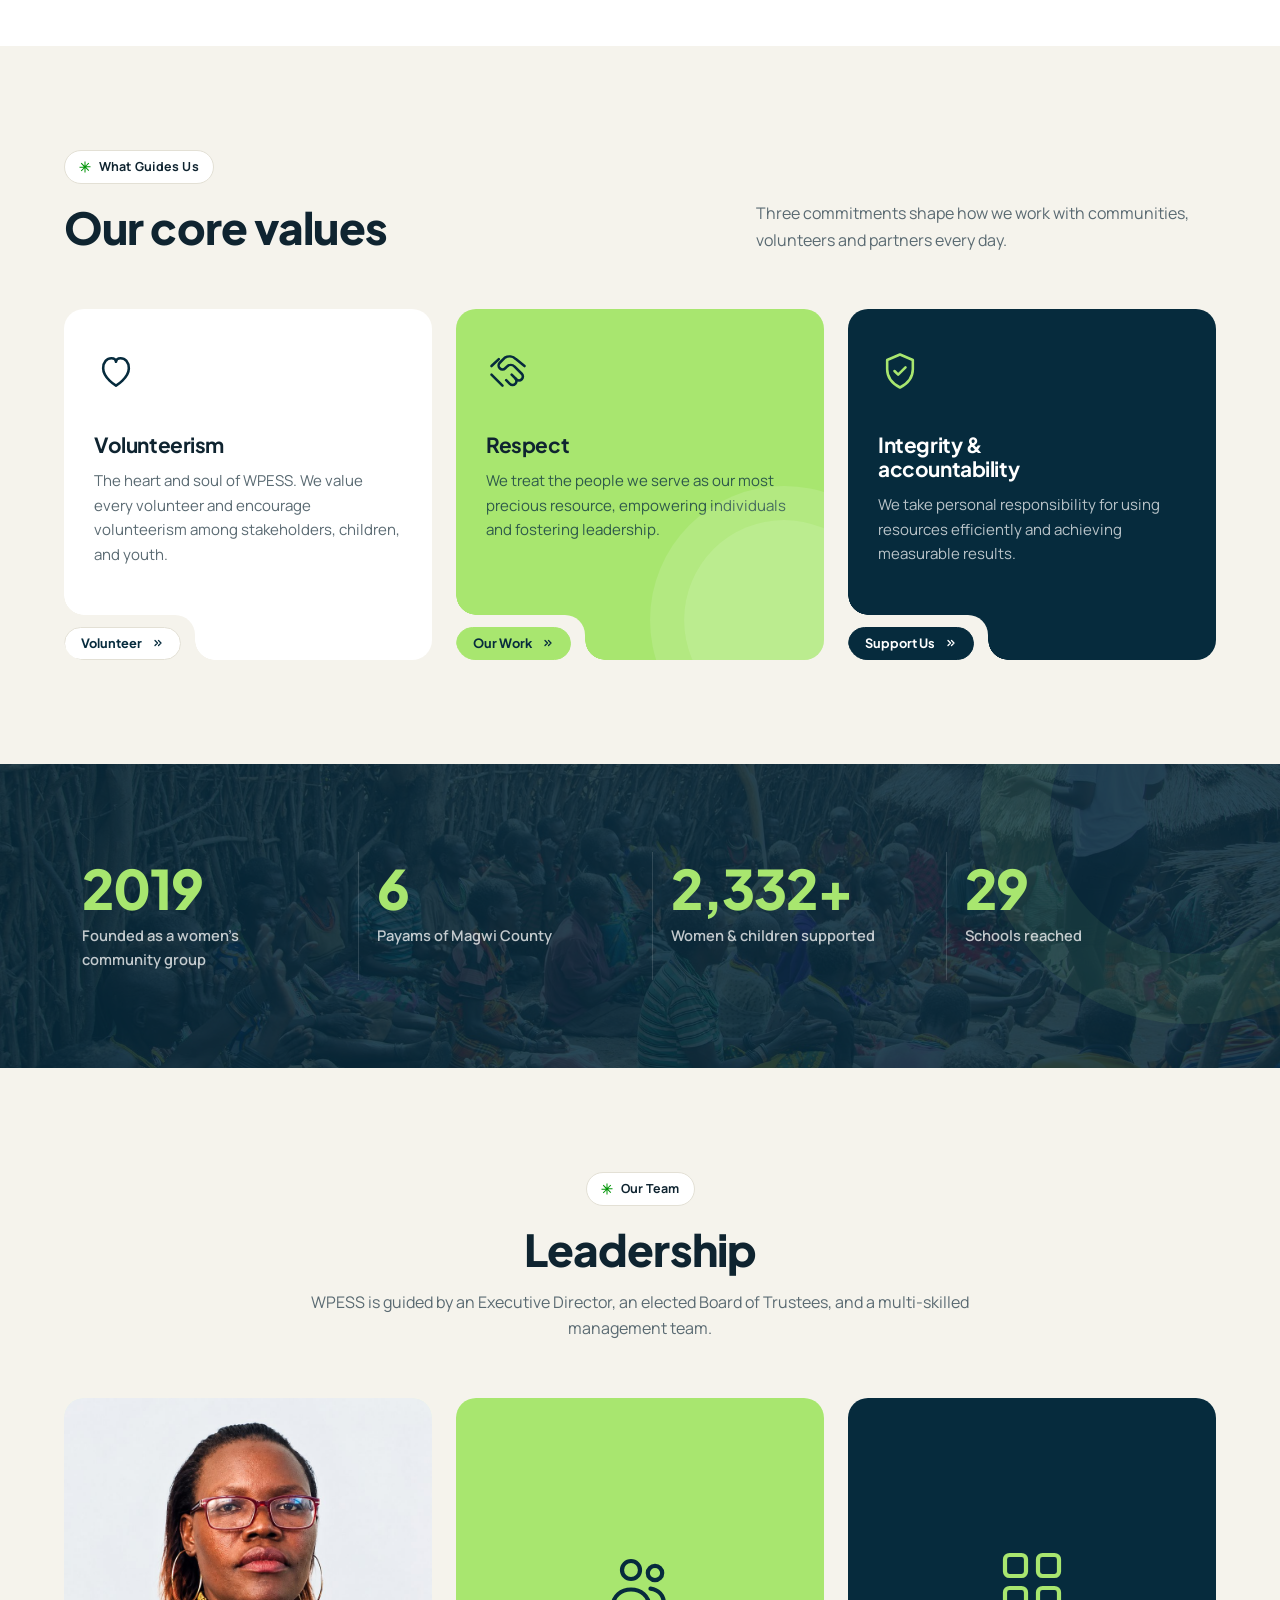
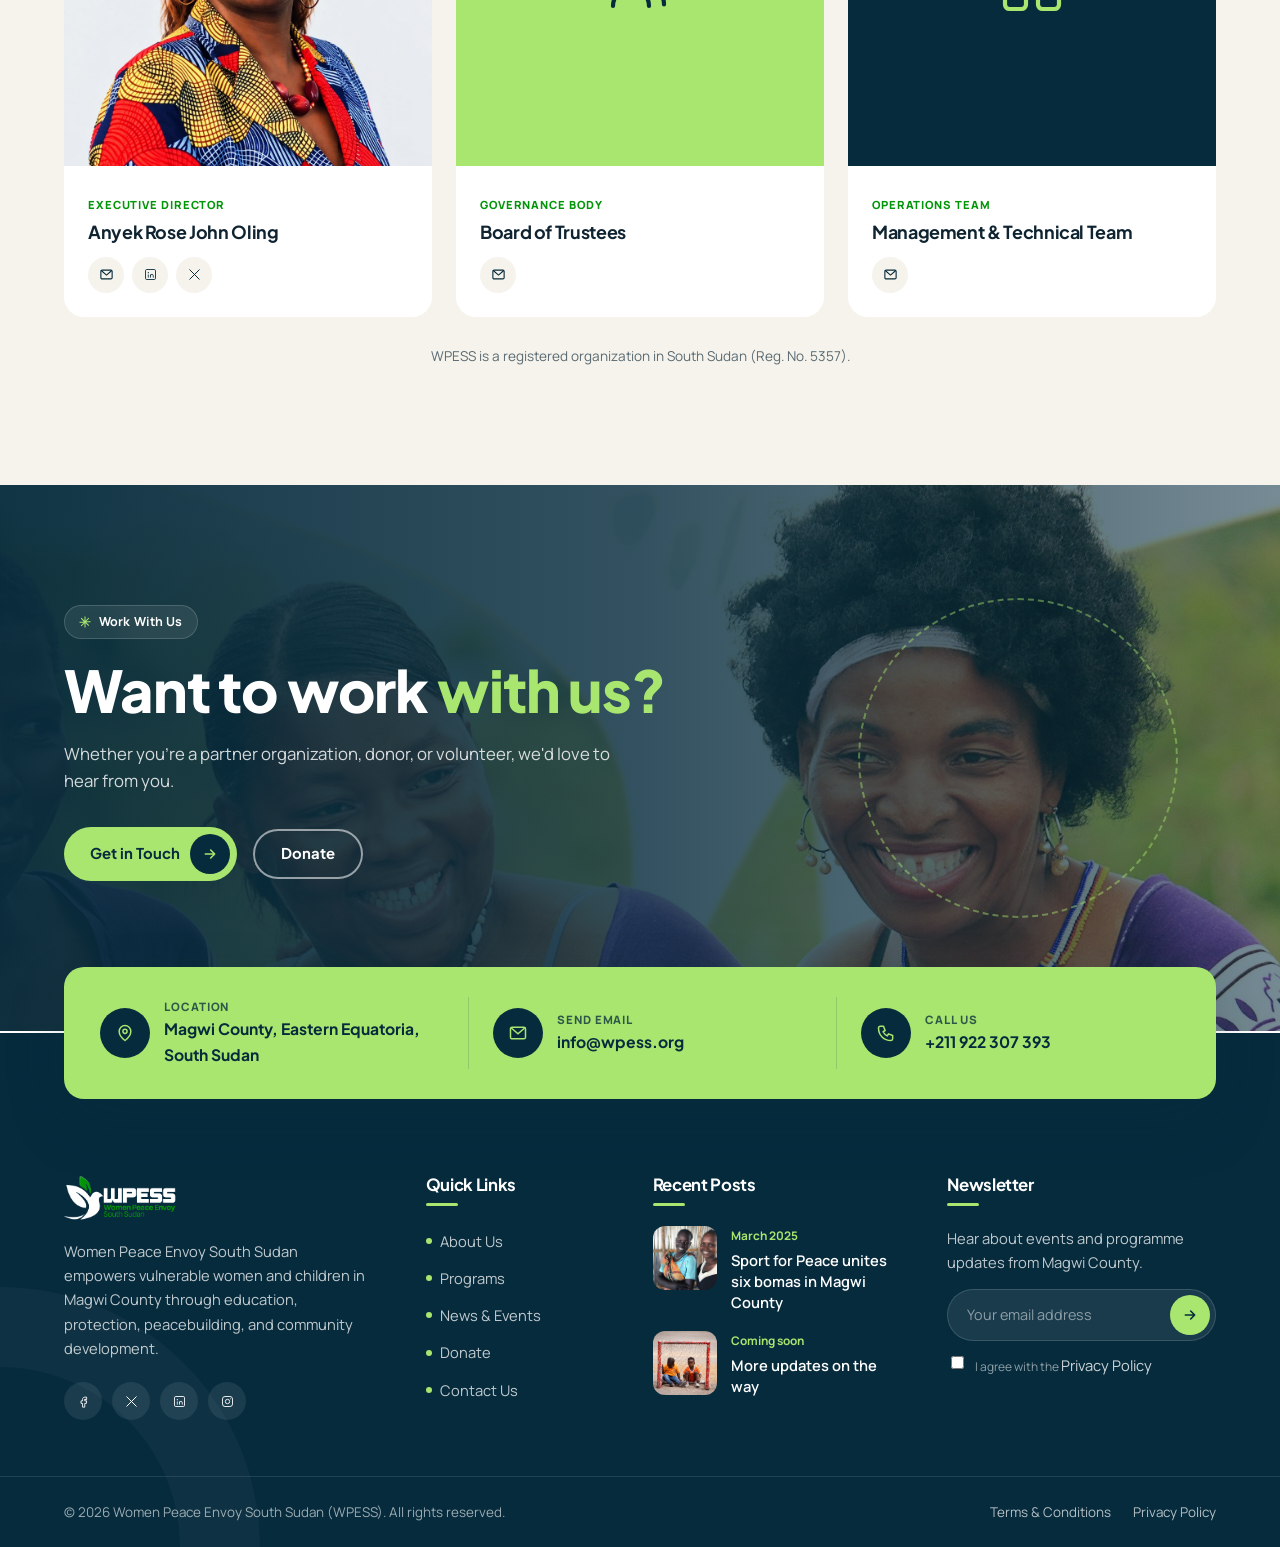
<file: about/index.html>
<!DOCTYPE html>
<html lang="en">
<head>
<meta charset="UTF-8" />
<meta name="viewport" content="width=device-width, initial-scale=1.0" />
<title>About Us | WPESS</title>
<meta name="description" content="Learn about Women Peace Envoy South Sudan (WPESS) and our approach to peacebuilding in Magwi County and beyond." />
<meta name="theme-color" content="#062b3d" />
<link rel="icon" type="image/png" sizes="32x32" href="/images/favicon-32.png" />
<link rel="icon" type="image/png" sizes="16x16" href="/images/favicon-16.png" />
<link rel="apple-touch-icon" sizes="180x180" href="/images/favicon-180.png" />
<link rel="preconnect" href="https://fonts.googleapis.com" />
<link rel="preconnect" href="https://fonts.gstatic.com" crossorigin />
<link href="https://fonts.googleapis.com/css2?family=Manrope:wght@400;500;600;700;800&family=Plus+Jakarta+Sans:wght@600;700;800&display=swap" rel="stylesheet" />
<link rel="stylesheet" href="/css/style.css?v=5" />
</head>
<body>

<div class="preloader" id="preloader" aria-hidden="true">
  <img src="/images/wpess-logo-white.png" alt="" class="preloader-logo" />
  <span class="preloader-ring"></span>
</div>

<header class="site-header">
  <div class="topbar">
    <div class="container topbar-inner">
      <div class="topbar-info">
        <span><svg width="14" height="14" viewBox="0 0 24 24" fill="currentColor" aria-hidden="true"><path d="M12 21s-7.5-4.6-9.6-9.3C.9 8.2 3 4.5 6.6 4.5c2.1 0 3.6 1.2 4.4 2.5.8-1.3 2.3-2.5 4.4-2.5 3.6 0 5.7 3.7 4.2 7.2C19.5 16.4 12 21 12 21Z"/></svg> Peacebuilding in Magwi County, South Sudan</span>
        <a href="mailto:info@wpess.org" class="hide-md"><svg width="14" height="14" viewBox="0 0 24 24" fill="none" stroke="currentColor" stroke-width="2" aria-hidden="true"><rect x="3" y="5" width="18" height="14" rx="2"/><path d="m4 6 8 7 8-7"/></svg> info@wpess.org</a>
        <a href="tel:+211922307393" class="hide-md"><svg width="18" height="18" viewBox="0 0 24 24" fill="currentColor" aria-hidden="true"><path d="M6.6 10.8a15.5 15.5 0 0 0 6.6 6.6l2.2-2.2c.3-.3.7-.4 1-.2 1.1.4 2.3.6 3.6.6.6 0 1 .4 1 1V20c0 .6-.4 1-1 1A17 17 0 0 1 3 4c0-.6.4-1 1-1h3.5c.6 0 1 .4 1 1 0 1.3.2 2.5.6 3.6.1.3 0 .7-.2 1l-2.3 2.2Z"/></svg> +211 922 307 393</a>
      </div>
      <!-- TODO: link these to WPESS's real social media accounts -->
      <div class="topbar-social">
        <span>Follow us &mdash;</span>
        <a href="#" aria-label="Facebook"><svg width="14" height="14" viewBox="0 0 24 24" fill="currentColor"><path d="M14 8.5V6.8c0-.8.5-1 1-1h2.3V2.2H14c-3.2 0-4 2.4-4 4v2.3H7.7V12H10v10h4V12h3l.5-3.5H14Z"/></svg></a><a href="#" aria-label="X / Twitter"><svg width="13" height="13" viewBox="0 0 24 24" fill="currentColor"><path d="M17.8 2h3.4l-7.4 8.5L22.5 22h-6.8l-5.3-7-6.1 7H.9l7.9-9.1L.5 2h7l4.8 6.4L17.8 2Zm-1.2 18h1.9L6.5 3.9h-2L16.6 20Z"/></svg></a><a href="#" aria-label="LinkedIn"><svg width="14" height="14" viewBox="0 0 24 24" fill="currentColor"><path d="M4.98 3.5a2.5 2.5 0 1 1 0 5 2.5 2.5 0 0 1 0-5ZM3 9.5h4V21H3V9.5Zm6.5 0h3.8v1.6h.1c.5-1 1.8-2 3.8-2 4 0 4.8 2.6 4.8 6V21h-4v-5.2c0-1.2 0-2.9-1.8-2.9s-2 1.4-2 2.8V21h-4V9.5Z"/></svg></a><a href="#" aria-label="Instagram"><svg width="14" height="14" viewBox="0 0 24 24" fill="none" stroke="currentColor" stroke-width="2"><rect x="3" y="3" width="18" height="18" rx="5"/><circle cx="12" cy="12" r="4"/><circle cx="17.5" cy="6.5" r="1" fill="currentColor" stroke="none"/></svg></a>
      </div>
    </div>
  </div>
  <div class="nav-shell">
    <div class="container nav-wrap">
      <a href="/" class="brand">
        <img src="/images/wpess-logo.png" alt="WPESS: Women Peace Envoy South Sudan" class="brand-logo brand-logo-color" />
        <img src="/images/wpess-logo-white.png" alt="WPESS: Women Peace Envoy South Sudan" class="brand-logo brand-logo-white" />
      </a>
      <div class="nav-right">
        <div class="nav-links-wrap">
          <ul class="nav-links">
            <li><a href="/">Home</a></li>
            <li><a href="/about/" class="active">About Us</a></li>
            <li class="has-mega">
              <a href="/programs/">Programs</a>
              <button class="mega-toggle" aria-label="Toggle Programs menu" aria-expanded="false">
                <svg width="12" height="12" viewBox="0 0 24 24" fill="none"><path d="m6 9 6 6 6-6" stroke="currentColor" stroke-width="2.4" stroke-linecap="round" stroke-linejoin="round"/></svg>
              </button>
              <div class="mega-menu">
                <div class="mega-grid">
                  <div class="mega-col">
                    <h4>Our Approach</h4>
                    <ul>
                      <li><a href="/about/">Dialogue</a></li>
                      <li><a href="/about/">Sport &amp; Community Bonding</a></li>
                      <li><a href="/about/">Women's Leadership</a></li>
                    </ul>
                  </div>
                  <div class="mega-col mega-feature">
                    <span class="tag">Featured Program</span>
                    <h4>Sport for Peace</h4>
                    <p>325 players, 6 bomas, one tournament that rebuilt trust in Magwi County.</p>
                    <a href="/programs/" class="mega-feature-link">Read the story &rarr;</a>
                  </div>
                  <div class="mega-col">
                    <h4>Get Involved</h4>
                    <ul>
                      <li><a href="/donate/">Donate</a></li>
                      <li><a href="/contact/">Volunteer</a></li>
                      <li><a href="/contact/">Partner With Us</a></li>
                    </ul>
                  </div>
                </div>
              </div>
            </li>
            <li><a href="/news/">News</a></li>
            <li><a href="/contact/">Contact</a></li>
          </ul>
        </div>
        <div class="nav-actions">
          <div class="nav-search">
            <button class="search-toggle" aria-label="Search" aria-expanded="false">
              <svg width="18" height="18" viewBox="0 0 24 24" fill="none"><circle cx="11" cy="11" r="7" stroke="currentColor" stroke-width="2"/><path d="m20 20-3.5-3.5" stroke="currentColor" stroke-width="2" stroke-linecap="round"/></svg>
            </button>
            <div class="nav-search-panel">
              <input type="search" class="nav-search-input" placeholder="Search the site" aria-label="Search the site" />
              <div class="nav-search-results"></div>
            </div>
          </div>
          <a href="/donate/" class="btn btn-pill" aria-label="Donate"><span class="btn-label">Donate</span><span class="btn-ico"><svg width="16" height="16" viewBox="0 0 24 24" fill="none" stroke="currentColor" stroke-width="2.4" stroke-linecap="round" stroke-linejoin="round" aria-hidden="true"><path d="M5 12h14M13 6l6 6-6 6"/></svg></span></a>
          <button class="nav-toggle" aria-label="Toggle navigation" aria-expanded="false">
            <span></span><span></span><span></span>
          </button>
        </div>
      </div>
    </div>
  </div>
</header>

<main>
<section class="page-hero" style="--hero-img:url('/images/stock/village-women.jpg')">
  <div class="container">
    <div class="breadcrumb"><a href="/">Home</a> <svg width="12" height="12" viewBox="0 0 24 24" fill="none" stroke="currentColor" stroke-width="2.6" stroke-linecap="round" stroke-linejoin="round" aria-hidden="true"><path d="m6 17 5-5-5-5M13 17l5-5-5-5"/></svg> <span>About Us</span></div>
    <h1>Grassroots peacebuilding, led by the community it serves</h1>
    <p>WPESS empowers vulnerable women and children through education, protection, and dialogue &mdash; turning displacement and mistrust into resilience and shared ground.</p>
  </div>
</section>

<section>
  <div class="container feature-split">
    <div class="about-mission-media">
      <div class="media-stack">
        <div class="feature-media">
          <img src="/images/stock/women-savanna.jpg" alt="Women in traditional dress standing together on open savanna" />
        </div>
      </div>
      <div class="about-quote-card">
        <p>We don't bring peace from outside &mdash; we help communities find it in themselves.</p>
      </div>
    </div>
    <div>
      <span class="eyebrow">Vision &amp; Mission</span>
      <h2>Every woman, every child, full potential.</h2>
      <div class="vm-cards">
        <div class="vm-card is-lime">
          <h4>Our vision</h4>
          <p>A South Sudan where every woman and child is guaranteed full rights and attains their full potential for community wellness.</p>
        </div>
        <div class="vm-card">
          <h4>Our mission</h4>
          <p>To empower vulnerable children and women through education, nutrition, child protection and peacebuilding, fostering resilience and community sustainability.</p>
        </div>
      </div>
      <p>WPESS started in 2019 as a small community group of women responding to the internal displacement, poverty, and poor health caused by South Sudan's civil conflict. Since then we've grown to work across six payams of Magwi County, earning the respect of local communities and partners including UNHCR and GIZ.</p>
      <ul class="check-list">
        <li>Dialogue between community and traditional leaders</li>
        <li>Sport and shared events that rebuild everyday trust</li>
        <li>Women's leadership that gives women real standing in public life</li>
      </ul>
      <a href="/programs/" class="btn btn-pill">See Our Programs <span class="btn-ico"><svg width="16" height="16" viewBox="0 0 24 24" fill="none" stroke="currentColor" stroke-width="2.4" stroke-linecap="round" stroke-linejoin="round" aria-hidden="true"><path d="M5 12h14M13 6l6 6-6 6"/></svg></span></a>
    </div>
  </div>
</section>

<section class="bg-cream">
  <div class="container">
    <div class="section-head">
      <div>
        <span class="eyebrow">What Guides Us</span>
        <h2>Our core values</h2>
      </div>
      <p>Three commitments shape how we work with communities, volunteers and partners every day.</p>
    </div>
    <div class="tri-cards">
      <article class="tri-card">
        <div class="tri-ico"><svg width="44" height="44" viewBox="0 0 24 24" fill="none" stroke="currentColor" stroke-width="1.4" stroke-linejoin="round" aria-hidden="true"><path d="M12 20s-7-4.2-7-9.5C5 7 7 5 9.5 5c1.2 0 2.4.7 2.5 2 .1-1.3 1.3-2 2.5-2C17 5 19 7 19 10.5 19 15.8 12 20 12 20Z"/></svg></div>
        <h3>Volunteerism</h3>
        <p>The heart and soul of WPESS. We value every volunteer and encourage volunteerism among stakeholders, children, and youth.</p>
        <div class="tri-notch"><a href="/contact/" class="btn">Volunteer <svg width="12" height="12" viewBox="0 0 24 24" fill="none" stroke="currentColor" stroke-width="2.6" stroke-linecap="round" stroke-linejoin="round" aria-hidden="true"><path d="m6 17 5-5-5-5M13 17l5-5-5-5"/></svg></a></div>
      </article>
      <article class="tri-card is-lime">
        <div class="tri-ico"><svg width="44" height="44" viewBox="0 0 24 24" fill="none" stroke="currentColor" stroke-width="1.4" stroke-linecap="round" stroke-linejoin="round" aria-hidden="true"><path d="m11 17 2 2a1 1 0 1 0 3-3"/><path d="m14 14 2.5 2.5a1 1 0 1 0 3-3l-3.9-3.9a3 3 0 0 0-4.2 0l-.9.9a1 1 0 1 1-3-3l2.8-2.8a5 5 0 0 1 6 .8L21 9.3"/><path d="M3 9.3 7 5.5"/><path d="m3 14 6 6"/></svg></div>
        <h3>Respect</h3>
        <p>We treat the people we serve as our most precious resource, empowering individuals and fostering leadership.</p>
        <div class="tri-notch"><a href="/programs/" class="btn">Our Work <svg width="12" height="12" viewBox="0 0 24 24" fill="none" stroke="currentColor" stroke-width="2.6" stroke-linecap="round" stroke-linejoin="round" aria-hidden="true"><path d="m6 17 5-5-5-5M13 17l5-5-5-5"/></svg></a></div>
      </article>
      <article class="tri-card is-navy">
        <div class="tri-ico"><svg width="44" height="44" viewBox="0 0 24 24" fill="none" stroke="currentColor" stroke-width="1.4" stroke-linecap="round" stroke-linejoin="round" aria-hidden="true"><path d="M12 3 5 6v5c0 4.4 3 7.9 7 10 4-2.1 7-5.6 7-10V6l-7-3Z"/><path d="m9 12 2 2 4-4"/></svg></div>
        <h3>Integrity &amp; accountability</h3>
        <p>We take personal responsibility for using resources efficiently and achieving measurable results.</p>
        <div class="tri-notch"><a href="/donate/" class="btn">Support Us <svg width="12" height="12" viewBox="0 0 24 24" fill="none" stroke="currentColor" stroke-width="2.6" stroke-linecap="round" stroke-linejoin="round" aria-hidden="true"><path d="m6 17 5-5-5-5M13 17l5-5-5-5"/></svg></a></div>
      </article>
    </div>
  </div>
</section>

<section class="stats-band" style="--band-img:url('/images/stock/community-gathering.jpg')">
  <div class="container">
    <div class="stats-grid">
      <div>
        <div class="stat-number">2019</div>
        <div class="stat-label">Founded as a women's community group</div>
      </div>
      <div>
        <div class="stat-number" data-count="6">0</div>
        <div class="stat-label">Payams of Magwi County</div>
      </div>
      <div>
        <div class="stat-number" data-count="2400" data-suffix="+">0</div>
        <div class="stat-label">Women &amp; children supported</div>
      </div>
      <div>
        <div class="stat-number" data-count="30">0</div>
        <div class="stat-label">Schools reached</div>
      </div>
    </div>
  </div>
</section>

<section class="bg-cream">
  <div class="container">
    <div class="section-heading">
      <span class="eyebrow">Our Team</span>
      <h2>Leadership</h2>
      <p>WPESS is guided by an Executive Director, an elected Board of Trustees, and a multi-skilled management team.</p>
    </div>
    <div class="about-team-grid">
      <article class="about-team-card">
        <div class="about-team-photo">
          <img src="/images/anyek-rose-oling-portrait.jpg" alt="Anyek Rose John Oling, Executive Director of WPESS" />
        </div>
        <div class="about-team-body">
          <span class="about-team-role">Executive Director</span>
          <h3>Anyek Rose John Oling</h3>
          <!-- TODO: link to Anyek's real email / LinkedIn -->
          <div class="about-team-social">
            <a href="#" aria-label="Email Anyek Rose John Oling">
              <svg width="15" height="15" viewBox="0 0 24 24" fill="none"><rect x="3" y="5" width="18" height="14" rx="2" stroke="currentColor" stroke-width="1.8"/><path d="m4 6 8 7 8-7" stroke="currentColor" stroke-width="1.8"/></svg>
            </a>
            <a href="#" aria-label="Anyek Rose John Oling on LinkedIn">
              <svg width="15" height="15" viewBox="0 0 24 24" fill="none"><rect x="4" y="4" width="16" height="16" rx="2" stroke="currentColor" stroke-width="1.4"/><circle cx="8.5" cy="9" r="1" fill="currentColor"/><path d="M8.5 12v5M12 12v5M12 14c0-1.4 1-2.3 2.3-2.3s2.2.9 2.2 2.3v3" stroke="currentColor" stroke-width="1.3"/></svg>
            </a>
            <a href="#" aria-label="Anyek Rose John Oling on X / Twitter">
              <svg width="15" height="15" viewBox="0 0 24 24" fill="none"><path d="M4 4l16 16M20 4 4 20" stroke="currentColor" stroke-width="1.6"/></svg>
            </a>
          </div>
          <div class="about-team-details">
            <p>Leads WPESS's strategy and day-to-day operations, and has guided the organization's growth since its founding in 2019.</p>
          </div>
        </div>
      </article>
      <article class="about-team-card">
        <div class="about-team-photo about-team-photo-placeholder is-lime" style="color:var(--navy);">
          <svg width="44" height="44" viewBox="0 0 24 24" fill="none" stroke="currentColor" stroke-width="1.4" stroke-linecap="round" aria-hidden="true"><circle cx="9" cy="8" r="3"/><path d="M3 20c0-3.3 2.7-5.5 6-5.5s6 2.2 6 5.5"/><circle cx="17" cy="9" r="2.4"/><path d="M15.5 14.2c2.6.4 4.5 2.2 4.5 5.3"/></svg>
        </div>
        <div class="about-team-body">
          <span class="about-team-role">Governance Body</span>
          <h3>Board of Trustees</h3>
          <!-- TODO: link to a real contact for the Board of Trustees -->
          <div class="about-team-social">
            <a href="#" aria-label="Email the Board of Trustees">
              <svg width="15" height="15" viewBox="0 0 24 24" fill="none"><rect x="3" y="5" width="18" height="14" rx="2" stroke="currentColor" stroke-width="1.8"/><path d="m4 6 8 7 8-7" stroke="currentColor" stroke-width="1.8"/></svg>
            </a>
          </div>
          <div class="about-team-details">
            <p>WPESS's top governance body: a diverse group of elected members and volunteers. The current Board Chair is a qualified teacher with extensive experience in girl-child education.</p>
          </div>
        </div>
      </article>
      <article class="about-team-card">
        <div class="about-team-photo about-team-photo-placeholder" style="color:var(--lime);">
          <svg width="44" height="44" viewBox="0 0 24 24" fill="none" stroke="currentColor" stroke-width="1.4" aria-hidden="true"><rect x="3" y="3" width="7" height="7" rx="1.5"/><rect x="14" y="3" width="7" height="7" rx="1.5"/><rect x="3" y="14" width="7" height="7" rx="1.5"/><rect x="14" y="14" width="7" height="7" rx="1.5"/></svg>
        </div>
        <div class="about-team-body">
          <span class="about-team-role">Operations Team</span>
          <h3>Management &amp; Technical Team</h3>
          <!-- TODO: link to a real contact for the Management & Technical Team -->
          <div class="about-team-social">
            <a href="#" aria-label="Email the Management &amp; Technical Team">
              <svg width="15" height="15" viewBox="0 0 24 24" fill="none"><rect x="3" y="5" width="18" height="14" rx="2" stroke="currentColor" stroke-width="1.8"/><path d="m4 6 8 7 8-7" stroke="currentColor" stroke-width="1.8"/></svg>
            </a>
          </div>
          <div class="about-team-details">
            <p>A multi-skilled team covering health, finance, monitoring &amp; evaluation, human resources, and programming, steering WPESS toward its mission.</p>
          </div>
        </div>
      </article>
    </div>
    <p class="form-note" style="margin-top:28px; text-align:center;">WPESS is a registered organization in South Sudan (Reg. No. 5357).</p>
  </div>
</section>

<section class="cta-banner" style="--cta-img:url('/images/stock/women-smiling.jpg')">
  <div class="container">
    <span class="eyebrow on-dark">Work With Us</span>
    <h2>Want to work <span class="text-lime">with us?</span></h2>
    <p>Whether you're a partner organization, donor, or volunteer, we'd love to hear from you.</p>
    <div class="cta-actions">
      <a href="/contact/" class="btn btn-pill">Get in Touch <span class="btn-ico"><svg width="16" height="16" viewBox="0 0 24 24" fill="none" stroke="currentColor" stroke-width="2.4" stroke-linecap="round" stroke-linejoin="round" aria-hidden="true"><path d="M5 12h14M13 6l6 6-6 6"/></svg></span></a>
      <a href="/donate/" class="btn btn-outline">Donate</a>
    </div>
  </div>
</section>
</main>

<section class="contact-strip">
  <div class="container">
    <div class="contact-strip-grid">
      <div class="contact-strip-item">
        <span class="contact-strip-icon">
          <svg width="20" height="20" viewBox="0 0 24 24" fill="none"><path d="M12 21s-7-5-7-11a7 7 0 0 1 14 0c0 6-7 11-7 11Z" stroke="#fff" stroke-width="1.8"/><circle cx="12" cy="10" r="2.5" stroke="#fff" stroke-width="1.8"/></svg>
        </span>
        <div>
          <strong>Location</strong>
          <span>Magwi County, Eastern Equatoria, South Sudan</span>
        </div>
      </div>
      <div class="contact-strip-item">
        <span class="contact-strip-icon">
          <svg width="20" height="20" viewBox="0 0 24 24" fill="none"><rect x="3" y="5" width="18" height="14" rx="2" stroke="#fff" stroke-width="1.8"/><path d="m4 6 8 7 8-7" stroke="#fff" stroke-width="1.8"/></svg>
        </span>
        <div>
          <strong>Send Email</strong>
          <a href="mailto:info@wpess.org">info@wpess.org</a>
        </div>
      </div>
      <div class="contact-strip-item">
        <span class="contact-strip-icon">
          <svg width="20" height="20" viewBox="0 0 24 24" fill="none"><path d="M5 4h4l2 5-2.5 1.5a12 12 0 0 0 5 5L15 13l5 2v4a2 2 0 0 1-2 2C9.4 21 3 14.6 3 6a2 2 0 0 1 2-2Z" stroke="#fff" stroke-width="1.8" stroke-linejoin="round"/></svg>
        </span>
        <div>
          <strong>Call Us</strong>
          <a href="tel:+211922307393">+211 922 307 393</a>
        </div>
      </div>
    </div>
  </div>
</section>

<footer class="site-footer">
  <div class="container">
    <div class="footer-grid">
      <div>
        <img src="/images/wpess-logo-white.png" alt="WPESS logo" class="footer-logo" />
        <p class="footer-about">Women Peace Envoy South Sudan empowers vulnerable women and children in Magwi County through education, protection, peacebuilding, and community development.</p>
        <!-- TODO: link these to WPESS's real social media accounts -->
        <div class="social-icons">
          <a href="#" aria-label="Facebook"><svg width="15" height="15" viewBox="0 0 24 24" fill="none"><path d="M14 9h3V5h-3c-2 0-3.5 1.5-3.5 3.5V11H8v4h2.5v6H14v-6h2.6l.4-4h-3V9c0-.6.4-1 1-1Z" stroke="#fff" stroke-width="1.4" stroke-linejoin="round"/></svg></a>
          <a href="#" aria-label="X / Twitter"><svg width="15" height="15" viewBox="0 0 24 24" fill="none"><path d="M4 4l16 16M20 4 4 20" stroke="#fff" stroke-width="1.6"/></svg></a>
          <a href="#" aria-label="LinkedIn"><svg width="15" height="15" viewBox="0 0 24 24" fill="none"><rect x="4" y="4" width="16" height="16" rx="2" stroke="#fff" stroke-width="1.4"/><circle cx="8.5" cy="9" r="1" fill="#fff"/><path d="M8.5 12v5M12 12v5M12 14c0-1.4 1-2.3 2.3-2.3s2.2.9 2.2 2.3v3" stroke="#fff" stroke-width="1.3"/></svg></a>
          <a href="#" aria-label="Instagram"><svg width="15" height="15" viewBox="0 0 24 24" fill="none"><rect x="4" y="4" width="16" height="16" rx="4" stroke="#fff" stroke-width="1.4"/><circle cx="12" cy="12" r="3.5" stroke="#fff" stroke-width="1.4"/><circle cx="16.5" cy="7.5" r="0.8" fill="#fff"/></svg></a>
        </div>
      </div>
      <div>
        <h4>Quick Links</h4>
        <ul class="footer-links">
          <li><a href="/about/">About Us</a></li>
          <li><a href="/programs/">Programs</a></li>
          <li><a href="/news/">News &amp; Events</a></li>
          <li><a href="/donate/">Donate</a></li>
          <li><a href="/contact/">Contact Us</a></li>
        </ul>
      </div>
      <div>
        <h4>Recent Posts</h4>
        <!-- TODO: replace with real recent posts as they're published on the News page -->
        <div class="footer-post">
          <span class="footer-post-thumb"><img src="/images/girls.avif" alt="" loading="lazy" /></span>
          <div>
            <div class="footer-post-meta">March 2025</div>
            <div class="footer-post-title"><a href="/news/">Sport for Peace unites six bomas in Magwi County</a></div>
          </div>
        </div>
        <div class="footer-post">
          <span class="footer-post-thumb"><img src="/images/stock/kids-goal.jpg" alt="" loading="lazy" /></span>
          <div>
            <div class="footer-post-meta">Coming soon</div>
            <div class="footer-post-title"><a href="/news/">More updates on the way</a></div>
          </div>
        </div>
      </div>
      <div>
        <h4>Newsletter</h4>
        <ul>
          <li>Hear about events and programme updates from Magwi County.</li>
        </ul>
        <form data-local-only>
          <div class="newsletter-inline">
            <input type="email" name="email" placeholder="Your email address" required aria-label="Email address" />
            <button type="submit" aria-label="Subscribe"><svg width="16" height="16" viewBox="0 0 24 24" fill="none" stroke="currentColor" stroke-width="2.4" stroke-linecap="round" stroke-linejoin="round" aria-hidden="true"><path d="M5 12h14M13 6l6 6-6 6"/></svg></button>
          </div>
          <label class="newsletter-agree">
            <input type="checkbox" required />
            <span>I agree with the <a href="#" style="color:rgba(255,255,255,0.8);">Privacy Policy</a></span>
          </label>
          <p class="form-status"></p>
        </form>
      </div>
    </div>
  </div>
  <div class="footer-bottom">
    <div class="container footer-bottom-inner">
      <div>&copy; <span id="year"></span> Women Peace Envoy South Sudan (WPESS). All rights reserved.</div>
      <div class="footer-bottom-links">
        <a href="#">Terms &amp; Conditions</a>
        <a href="#">Privacy Policy</a>
      </div>
    </div>
  </div>
</footer>

<script>document.getElementById("year").textContent = new Date().getFullYear();</script>
<script src="/js/script.js?v=4"></script>
</body>
</html>
</file>
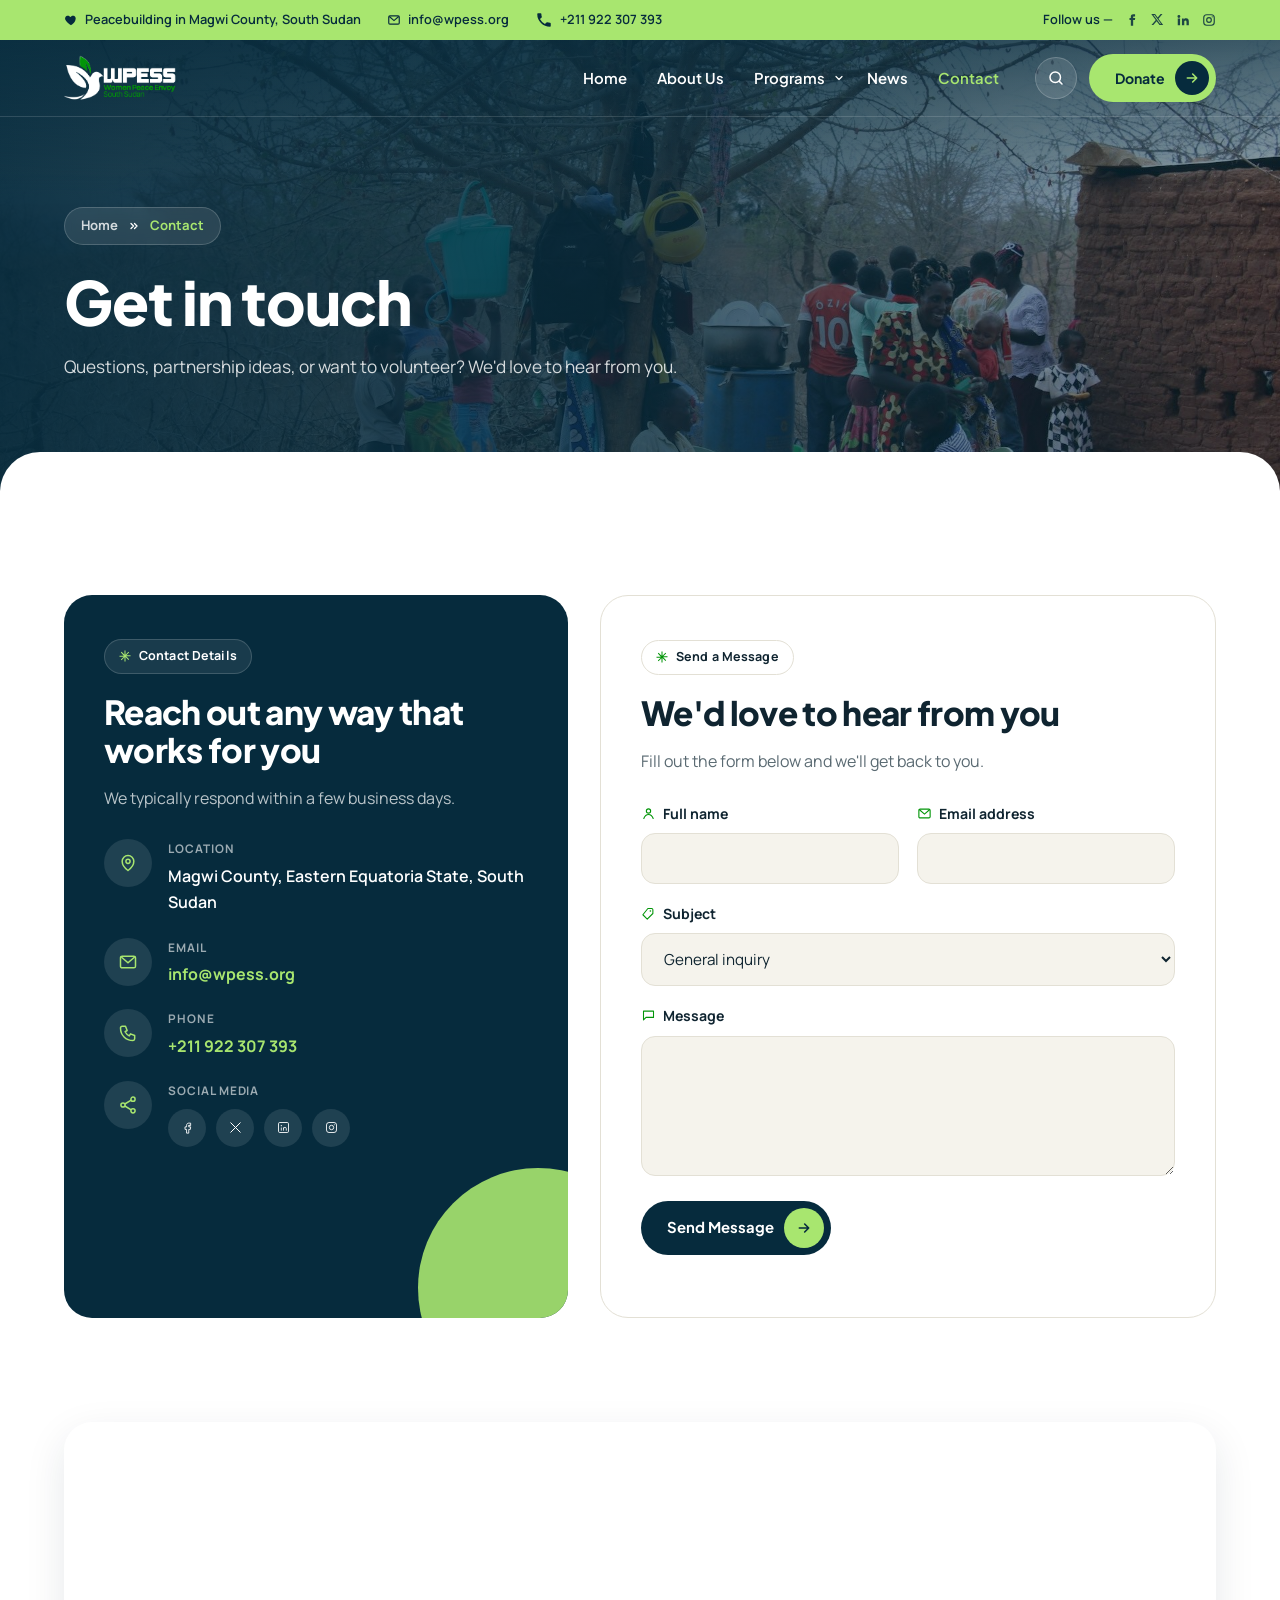
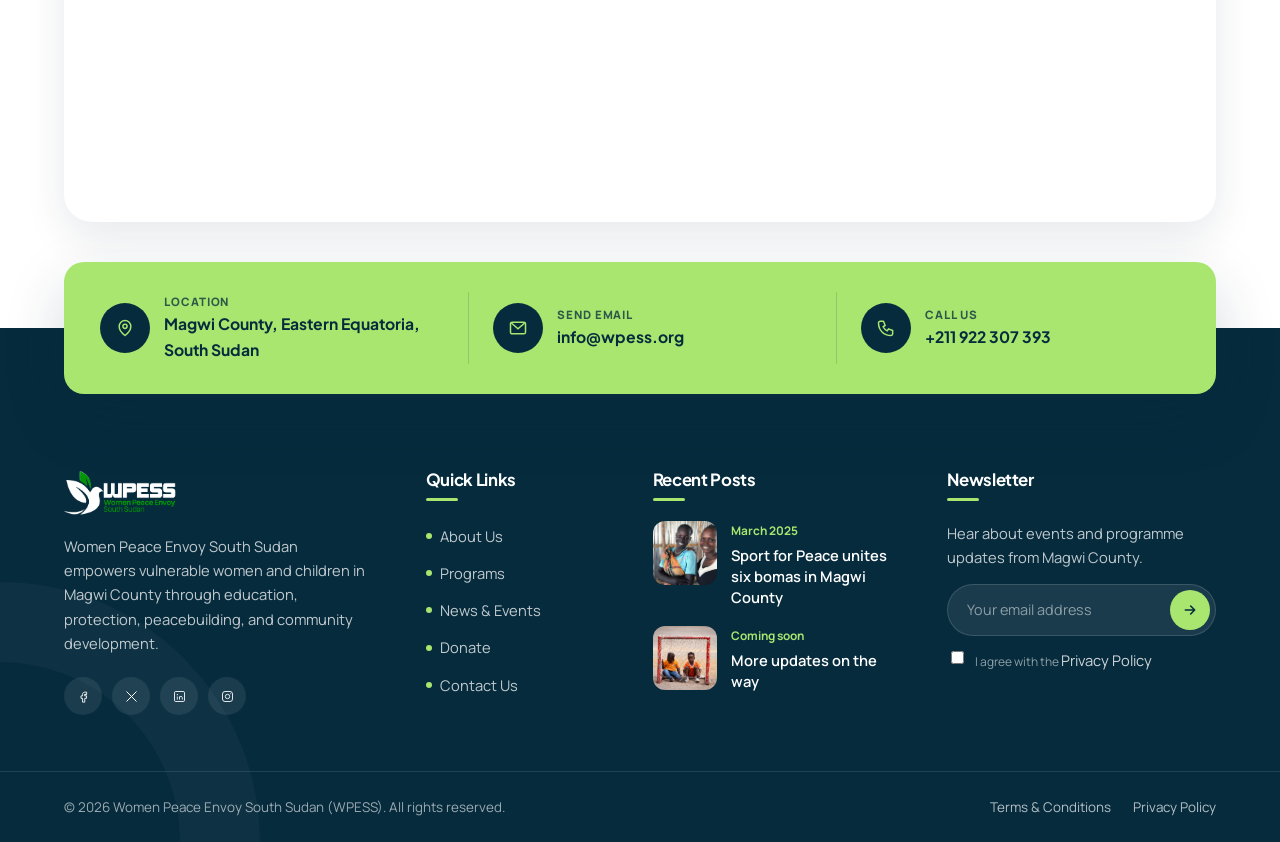
<file: contact/index.html>
<!DOCTYPE html>
<html lang="en">
<head>
<meta charset="UTF-8" />
<meta name="viewport" content="width=device-width, initial-scale=1.0" />
<title>Contact | WPESS</title>
<meta name="description" content="Get in touch with Women Peace Envoy South Sudan (WPESS)." />
<meta name="theme-color" content="#062b3d" />
<link rel="icon" type="image/png" sizes="32x32" href="/images/favicon-32.png" />
<link rel="icon" type="image/png" sizes="16x16" href="/images/favicon-16.png" />
<link rel="apple-touch-icon" sizes="180x180" href="/images/favicon-180.png" />
<link rel="preconnect" href="https://fonts.googleapis.com" />
<link rel="preconnect" href="https://fonts.gstatic.com" crossorigin />
<link href="https://fonts.googleapis.com/css2?family=Manrope:wght@400;500;600;700;800&family=Plus+Jakarta+Sans:wght@600;700;800&display=swap" rel="stylesheet" />
<link rel="stylesheet" href="/css/style.css?v=5" />
</head>
<body>

<div class="preloader" id="preloader" aria-hidden="true">
  <img src="/images/wpess-logo-white.png" alt="" class="preloader-logo" />
  <span class="preloader-ring"></span>
</div>

<header class="site-header">
  <div class="topbar">
    <div class="container topbar-inner">
      <div class="topbar-info">
        <span><svg width="14" height="14" viewBox="0 0 24 24" fill="currentColor" aria-hidden="true"><path d="M12 21s-7.5-4.6-9.6-9.3C.9 8.2 3 4.5 6.6 4.5c2.1 0 3.6 1.2 4.4 2.5.8-1.3 2.3-2.5 4.4-2.5 3.6 0 5.7 3.7 4.2 7.2C19.5 16.4 12 21 12 21Z"/></svg> Peacebuilding in Magwi County, South Sudan</span>
        <a href="mailto:info@wpess.org" class="hide-md"><svg width="14" height="14" viewBox="0 0 24 24" fill="none" stroke="currentColor" stroke-width="2" aria-hidden="true"><rect x="3" y="5" width="18" height="14" rx="2"/><path d="m4 6 8 7 8-7"/></svg> info@wpess.org</a>
        <a href="tel:+211922307393" class="hide-md"><svg width="18" height="18" viewBox="0 0 24 24" fill="currentColor" aria-hidden="true"><path d="M6.6 10.8a15.5 15.5 0 0 0 6.6 6.6l2.2-2.2c.3-.3.7-.4 1-.2 1.1.4 2.3.6 3.6.6.6 0 1 .4 1 1V20c0 .6-.4 1-1 1A17 17 0 0 1 3 4c0-.6.4-1 1-1h3.5c.6 0 1 .4 1 1 0 1.3.2 2.5.6 3.6.1.3 0 .7-.2 1l-2.3 2.2Z"/></svg> +211 922 307 393</a>
      </div>
      <!-- TODO: link these to WPESS's real social media accounts -->
      <div class="topbar-social">
        <span>Follow us &mdash;</span>
        <a href="#" aria-label="Facebook"><svg width="14" height="14" viewBox="0 0 24 24" fill="currentColor"><path d="M14 8.5V6.8c0-.8.5-1 1-1h2.3V2.2H14c-3.2 0-4 2.4-4 4v2.3H7.7V12H10v10h4V12h3l.5-3.5H14Z"/></svg></a><a href="#" aria-label="X / Twitter"><svg width="13" height="13" viewBox="0 0 24 24" fill="currentColor"><path d="M17.8 2h3.4l-7.4 8.5L22.5 22h-6.8l-5.3-7-6.1 7H.9l7.9-9.1L.5 2h7l4.8 6.4L17.8 2Zm-1.2 18h1.9L6.5 3.9h-2L16.6 20Z"/></svg></a><a href="#" aria-label="LinkedIn"><svg width="14" height="14" viewBox="0 0 24 24" fill="currentColor"><path d="M4.98 3.5a2.5 2.5 0 1 1 0 5 2.5 2.5 0 0 1 0-5ZM3 9.5h4V21H3V9.5Zm6.5 0h3.8v1.6h.1c.5-1 1.8-2 3.8-2 4 0 4.8 2.6 4.8 6V21h-4v-5.2c0-1.2 0-2.9-1.8-2.9s-2 1.4-2 2.8V21h-4V9.5Z"/></svg></a><a href="#" aria-label="Instagram"><svg width="14" height="14" viewBox="0 0 24 24" fill="none" stroke="currentColor" stroke-width="2"><rect x="3" y="3" width="18" height="18" rx="5"/><circle cx="12" cy="12" r="4"/><circle cx="17.5" cy="6.5" r="1" fill="currentColor" stroke="none"/></svg></a>
      </div>
    </div>
  </div>
  <div class="nav-shell">
    <div class="container nav-wrap">
      <a href="/" class="brand">
        <img src="/images/wpess-logo.png" alt="WPESS: Women Peace Envoy South Sudan" class="brand-logo brand-logo-color" />
        <img src="/images/wpess-logo-white.png" alt="WPESS: Women Peace Envoy South Sudan" class="brand-logo brand-logo-white" />
      </a>
      <div class="nav-right">
        <div class="nav-links-wrap">
          <ul class="nav-links">
            <li><a href="/">Home</a></li>
            <li><a href="/about/">About Us</a></li>
            <li class="has-mega">
              <a href="/programs/">Programs</a>
              <button class="mega-toggle" aria-label="Toggle Programs menu" aria-expanded="false">
                <svg width="12" height="12" viewBox="0 0 24 24" fill="none"><path d="m6 9 6 6 6-6" stroke="currentColor" stroke-width="2.4" stroke-linecap="round" stroke-linejoin="round"/></svg>
              </button>
              <div class="mega-menu">
                <div class="mega-grid">
                  <div class="mega-col">
                    <h4>Our Approach</h4>
                    <ul>
                      <li><a href="/about/">Dialogue</a></li>
                      <li><a href="/about/">Sport &amp; Community Bonding</a></li>
                      <li><a href="/about/">Women's Leadership</a></li>
                    </ul>
                  </div>
                  <div class="mega-col mega-feature">
                    <span class="tag">Featured Program</span>
                    <h4>Sport for Peace</h4>
                    <p>325 players, 6 bomas, one tournament that rebuilt trust in Magwi County.</p>
                    <a href="/programs/" class="mega-feature-link">Read the story &rarr;</a>
                  </div>
                  <div class="mega-col">
                    <h4>Get Involved</h4>
                    <ul>
                      <li><a href="/donate/">Donate</a></li>
                      <li><a href="/contact/">Volunteer</a></li>
                      <li><a href="/contact/">Partner With Us</a></li>
                    </ul>
                  </div>
                </div>
              </div>
            </li>
            <li><a href="/news/">News</a></li>
            <li><a href="/contact/" class="active">Contact</a></li>
          </ul>
        </div>
        <div class="nav-actions">
          <div class="nav-search">
            <button class="search-toggle" aria-label="Search" aria-expanded="false">
              <svg width="18" height="18" viewBox="0 0 24 24" fill="none"><circle cx="11" cy="11" r="7" stroke="currentColor" stroke-width="2"/><path d="m20 20-3.5-3.5" stroke="currentColor" stroke-width="2" stroke-linecap="round"/></svg>
            </button>
            <div class="nav-search-panel">
              <input type="search" class="nav-search-input" placeholder="Search the site" aria-label="Search the site" />
              <div class="nav-search-results"></div>
            </div>
          </div>
          <a href="/donate/" class="btn btn-pill" aria-label="Donate"><span class="btn-label">Donate</span><span class="btn-ico"><svg width="16" height="16" viewBox="0 0 24 24" fill="none" stroke="currentColor" stroke-width="2.4" stroke-linecap="round" stroke-linejoin="round" aria-hidden="true"><path d="M5 12h14M13 6l6 6-6 6"/></svg></span></a>
          <button class="nav-toggle" aria-label="Toggle navigation" aria-expanded="false">
            <span></span><span></span><span></span>
          </button>
        </div>
      </div>
    </div>
  </div>
</header>

<main>
<section class="page-hero" style="--hero-img:url('/images/stock/community-tree.jpg')">
  <div class="container">
    <div class="breadcrumb"><a href="/">Home</a> <svg width="12" height="12" viewBox="0 0 24 24" fill="none" stroke="currentColor" stroke-width="2.6" stroke-linecap="round" stroke-linejoin="round" aria-hidden="true"><path d="m6 17 5-5-5-5M13 17l5-5-5-5"/></svg> <span>Contact</span></div>
    <h1>Get in touch</h1>
    <p>Questions, partnership ideas, or want to volunteer? We'd love to hear from you.</p>
  </div>
</section>

<section>
  <div class="container contact-layout">
    <div class="contact-panel">
      <span class="eyebrow on-dark">Contact Details</span>
      <h2>Reach out any way that works for you</h2>
      <p class="contact-intro">We typically respond within a few business days.</p>
      <div class="contact-detail-list">
        <div class="contact-detail-item">
          <span class="icon-badge">
            <svg width="20" height="20" viewBox="0 0 24 24" fill="none"><path d="M12 21s-7-5-7-11a7 7 0 0 1 14 0c0 6-7 11-7 11Z" stroke="currentColor" stroke-width="1.8"/><circle cx="12" cy="10" r="2.5" stroke="currentColor" stroke-width="1.8"/></svg>
          </span>
          <div>
            <strong>Location</strong>
            <p>Magwi County, Eastern Equatoria State, South Sudan</p>
          </div>
        </div>
        <div class="contact-detail-item">
          <span class="icon-badge">
            <svg width="20" height="20" viewBox="0 0 24 24" fill="none"><rect x="3" y="5" width="18" height="14" rx="2" stroke="currentColor" stroke-width="1.8"/><path d="m4 6 8 7 8-7" stroke="currentColor" stroke-width="1.8"/></svg>
          </span>
          <div>
            <strong>Email</strong>
            <p><a href="mailto:info@wpess.org">info@wpess.org</a></p>
          </div>
        </div>
        <div class="contact-detail-item">
          <span class="icon-badge">
            <svg width="20" height="20" viewBox="0 0 24 24" fill="none"><path d="M5 4h4l2 5-2.5 1.5a12 12 0 0 0 5 5L15 13l5 2v4a2 2 0 0 1-2 2C9.4 21 3 14.6 3 6a2 2 0 0 1 2-2Z" stroke="currentColor" stroke-width="1.8" stroke-linejoin="round"/></svg>
          </span>
          <div>
            <strong>Phone</strong>
            <p><a href="tel:+211922307393">+211 922 307 393</a></p>
          </div>
        </div>
        <div class="contact-detail-item">
          <span class="icon-badge">
            <svg width="20" height="20" viewBox="0 0 24 24" fill="none"><circle cx="18" cy="5" r="2.5" stroke="currentColor" stroke-width="1.8"/><circle cx="6" cy="12" r="2.5" stroke="currentColor" stroke-width="1.8"/><circle cx="18" cy="19" r="2.5" stroke="currentColor" stroke-width="1.8"/><path d="m8.2 10.8 7.6-4.6M8.2 13.2l7.6 4.6" stroke="currentColor" stroke-width="1.8"/></svg>
          </span>
          <div>
            <strong>Social Media</strong>
            <!-- TODO: link these to WPESS's real social media accounts -->
            <div class="social-icons light" style="margin-top:8px;">
              <a href="#" aria-label="Facebook"><svg width="15" height="15" viewBox="0 0 24 24" fill="none"><path d="M14 9h3V5h-3c-2 0-3.5 1.5-3.5 3.5V11H8v4h2.5v6H14v-6h2.6l.4-4h-3V9c0-.6.4-1 1-1Z" stroke="currentColor" stroke-width="1.4" stroke-linejoin="round"/></svg></a>
              <a href="#" aria-label="X / Twitter"><svg width="15" height="15" viewBox="0 0 24 24" fill="none"><path d="M4 4l16 16M20 4 4 20" stroke="currentColor" stroke-width="1.6"/></svg></a>
              <a href="#" aria-label="LinkedIn"><svg width="15" height="15" viewBox="0 0 24 24" fill="none"><rect x="4" y="4" width="16" height="16" rx="2" stroke="currentColor" stroke-width="1.4"/><circle cx="8.5" cy="9" r="1" fill="currentColor"/><path d="M8.5 12v5M12 12v5M12 14c0-1.4 1-2.3 2.3-2.3s2.2.9 2.2 2.3v3" stroke="currentColor" stroke-width="1.3"/></svg></a>
              <a href="#" aria-label="Instagram"><svg width="15" height="15" viewBox="0 0 24 24" fill="none"><rect x="4" y="4" width="16" height="16" rx="4" stroke="currentColor" stroke-width="1.4"/><circle cx="12" cy="12" r="3.5" stroke="currentColor" stroke-width="1.4"/><circle cx="16.5" cy="7.5" r="0.8" fill="currentColor"/></svg></a>
            </div>
          </div>
        </div>
      </div>
    </div>
    <div class="contact-form-card">
      <span class="eyebrow">Send a Message</span>
      <h2>We'd love to hear from you</h2>
      <p class="contact-intro">Fill out the form below and we'll get back to you.</p>
      <!-- This form is front-end only. Connect it to a form backend (e.g. Formspree, Netlify Forms)
           or your own server endpoint to actually receive submissions. -->
      <form class="form-grid" data-local-only>
        <div class="form-row">
          <div class="form-field">
            <label for="name">
              <svg width="15" height="15" viewBox="0 0 24 24" fill="none"><circle cx="12" cy="8" r="3.4" stroke="currentColor" stroke-width="1.8"/><path d="M4.5 20c1.6-4.2 4.4-6.3 7.5-6.3s5.9 2.1 7.5 6.3" stroke="currentColor" stroke-width="1.8" stroke-linecap="round"/></svg>
              Full name
            </label>
            <input type="text" id="name" name="name" required />
          </div>
          <div class="form-field">
            <label for="email">
              <svg width="15" height="15" viewBox="0 0 24 24" fill="none"><rect x="3" y="5" width="18" height="14" rx="2" stroke="currentColor" stroke-width="1.8"/><path d="m4 6 8 7 8-7" stroke="currentColor" stroke-width="1.8"/></svg>
              Email address
            </label>
            <input type="email" id="email" name="email" required />
          </div>
        </div>
        <div class="form-field">
          <label for="subject">
            <svg width="15" height="15" viewBox="0 0 24 24" fill="none"><path d="M11 4h6a2 2 0 0 1 2 2v6L10 21 3 14 11 4Z" stroke="currentColor" stroke-width="1.7" stroke-linejoin="round"/><circle cx="15" cy="8" r="1.3" fill="currentColor"/></svg>
            Subject
          </label>
          <select id="subject" name="subject">
            <option>General inquiry</option>
            <option>Volunteering</option>
            <option>Partnership / funding</option>
            <option>Media inquiry</option>
          </select>
        </div>
        <div class="form-field">
          <label for="message">
            <svg width="15" height="15" viewBox="0 0 24 24" fill="none"><path d="M4 5h16v10H8l-4 4V5Z" stroke="currentColor" stroke-width="1.7" stroke-linejoin="round"/></svg>
            Message
          </label>
          <textarea id="message" name="message" required></textarea>
        </div>
        <div>
          <button type="submit" class="btn btn-pill is-navy">Send Message <span class="btn-ico"><svg width="16" height="16" viewBox="0 0 24 24" fill="none" stroke="currentColor" stroke-width="2.4" stroke-linecap="round" stroke-linejoin="round" aria-hidden="true"><path d="M5 12h14M13 6l6 6-6 6"/></svg></span></button>
        </div>
        <p class="form-status"></p>
      </form>
    </div>
  </div>
</section>

<section class="contact-map-section">
  <div class="container">
    <div class="map-embed">
      <iframe
        src="https://www.google.com/maps?q=Magwi+County,+Eastern+Equatoria+State,+South+Sudan&output=embed"
        width="100%"
        height="400"
        style="border:0;"
        loading="lazy"
        allowfullscreen
        referrerpolicy="no-referrer-when-downgrade"
        title="Map showing WPESS location in Magwi County, South Sudan">
      </iframe>
    </div>
  </div>
</section>
</main>

<section class="contact-strip">
  <div class="container">
    <div class="contact-strip-grid">
      <div class="contact-strip-item">
        <span class="contact-strip-icon">
          <svg width="20" height="20" viewBox="0 0 24 24" fill="none"><path d="M12 21s-7-5-7-11a7 7 0 0 1 14 0c0 6-7 11-7 11Z" stroke="#fff" stroke-width="1.8"/><circle cx="12" cy="10" r="2.5" stroke="#fff" stroke-width="1.8"/></svg>
        </span>
        <div>
          <strong>Location</strong>
          <span>Magwi County, Eastern Equatoria, South Sudan</span>
        </div>
      </div>
      <div class="contact-strip-item">
        <span class="contact-strip-icon">
          <svg width="20" height="20" viewBox="0 0 24 24" fill="none"><rect x="3" y="5" width="18" height="14" rx="2" stroke="#fff" stroke-width="1.8"/><path d="m4 6 8 7 8-7" stroke="#fff" stroke-width="1.8"/></svg>
        </span>
        <div>
          <strong>Send Email</strong>
          <a href="mailto:info@wpess.org">info@wpess.org</a>
        </div>
      </div>
      <div class="contact-strip-item">
        <span class="contact-strip-icon">
          <svg width="20" height="20" viewBox="0 0 24 24" fill="none"><path d="M5 4h4l2 5-2.5 1.5a12 12 0 0 0 5 5L15 13l5 2v4a2 2 0 0 1-2 2C9.4 21 3 14.6 3 6a2 2 0 0 1 2-2Z" stroke="#fff" stroke-width="1.8" stroke-linejoin="round"/></svg>
        </span>
        <div>
          <strong>Call Us</strong>
          <a href="tel:+211922307393">+211 922 307 393</a>
        </div>
      </div>
    </div>
  </div>
</section>

<footer class="site-footer">
  <div class="container">
    <div class="footer-grid">
      <div>
        <img src="/images/wpess-logo-white.png" alt="WPESS logo" class="footer-logo" />
        <p class="footer-about">Women Peace Envoy South Sudan empowers vulnerable women and children in Magwi County through education, protection, peacebuilding, and community development.</p>
        <!-- TODO: link these to WPESS's real social media accounts -->
        <div class="social-icons">
          <a href="#" aria-label="Facebook"><svg width="15" height="15" viewBox="0 0 24 24" fill="none"><path d="M14 9h3V5h-3c-2 0-3.5 1.5-3.5 3.5V11H8v4h2.5v6H14v-6h2.6l.4-4h-3V9c0-.6.4-1 1-1Z" stroke="#fff" stroke-width="1.4" stroke-linejoin="round"/></svg></a>
          <a href="#" aria-label="X / Twitter"><svg width="15" height="15" viewBox="0 0 24 24" fill="none"><path d="M4 4l16 16M20 4 4 20" stroke="#fff" stroke-width="1.6"/></svg></a>
          <a href="#" aria-label="LinkedIn"><svg width="15" height="15" viewBox="0 0 24 24" fill="none"><rect x="4" y="4" width="16" height="16" rx="2" stroke="#fff" stroke-width="1.4"/><circle cx="8.5" cy="9" r="1" fill="#fff"/><path d="M8.5 12v5M12 12v5M12 14c0-1.4 1-2.3 2.3-2.3s2.2.9 2.2 2.3v3" stroke="#fff" stroke-width="1.3"/></svg></a>
          <a href="#" aria-label="Instagram"><svg width="15" height="15" viewBox="0 0 24 24" fill="none"><rect x="4" y="4" width="16" height="16" rx="4" stroke="#fff" stroke-width="1.4"/><circle cx="12" cy="12" r="3.5" stroke="#fff" stroke-width="1.4"/><circle cx="16.5" cy="7.5" r="0.8" fill="#fff"/></svg></a>
        </div>
      </div>
      <div>
        <h4>Quick Links</h4>
        <ul class="footer-links">
          <li><a href="/about/">About Us</a></li>
          <li><a href="/programs/">Programs</a></li>
          <li><a href="/news/">News &amp; Events</a></li>
          <li><a href="/donate/">Donate</a></li>
          <li><a href="/contact/">Contact Us</a></li>
        </ul>
      </div>
      <div>
        <h4>Recent Posts</h4>
        <!-- TODO: replace with real recent posts as they're published on the News page -->
        <div class="footer-post">
          <span class="footer-post-thumb"><img src="/images/girls.avif" alt="" loading="lazy" /></span>
          <div>
            <div class="footer-post-meta">March 2025</div>
            <div class="footer-post-title"><a href="/news/">Sport for Peace unites six bomas in Magwi County</a></div>
          </div>
        </div>
        <div class="footer-post">
          <span class="footer-post-thumb"><img src="/images/stock/kids-goal.jpg" alt="" loading="lazy" /></span>
          <div>
            <div class="footer-post-meta">Coming soon</div>
            <div class="footer-post-title"><a href="/news/">More updates on the way</a></div>
          </div>
        </div>
      </div>
      <div>
        <h4>Newsletter</h4>
        <ul>
          <li>Hear about events and programme updates from Magwi County.</li>
        </ul>
        <form data-local-only>
          <div class="newsletter-inline">
            <input type="email" name="email" placeholder="Your email address" required aria-label="Email address" />
            <button type="submit" aria-label="Subscribe"><svg width="16" height="16" viewBox="0 0 24 24" fill="none" stroke="currentColor" stroke-width="2.4" stroke-linecap="round" stroke-linejoin="round" aria-hidden="true"><path d="M5 12h14M13 6l6 6-6 6"/></svg></button>
          </div>
          <label class="newsletter-agree">
            <input type="checkbox" required />
            <span>I agree with the <a href="#" style="color:rgba(255,255,255,0.8);">Privacy Policy</a></span>
          </label>
          <p class="form-status"></p>
        </form>
      </div>
    </div>
  </div>
  <div class="footer-bottom">
    <div class="container footer-bottom-inner">
      <div>&copy; <span id="year"></span> Women Peace Envoy South Sudan (WPESS). All rights reserved.</div>
      <div class="footer-bottom-links">
        <a href="#">Terms &amp; Conditions</a>
        <a href="#">Privacy Policy</a>
      </div>
    </div>
  </div>
</footer>

<script>document.getElementById("year").textContent = new Date().getFullYear();</script>
<script src="/js/script.js?v=4"></script>
</body>
</html>
</file>
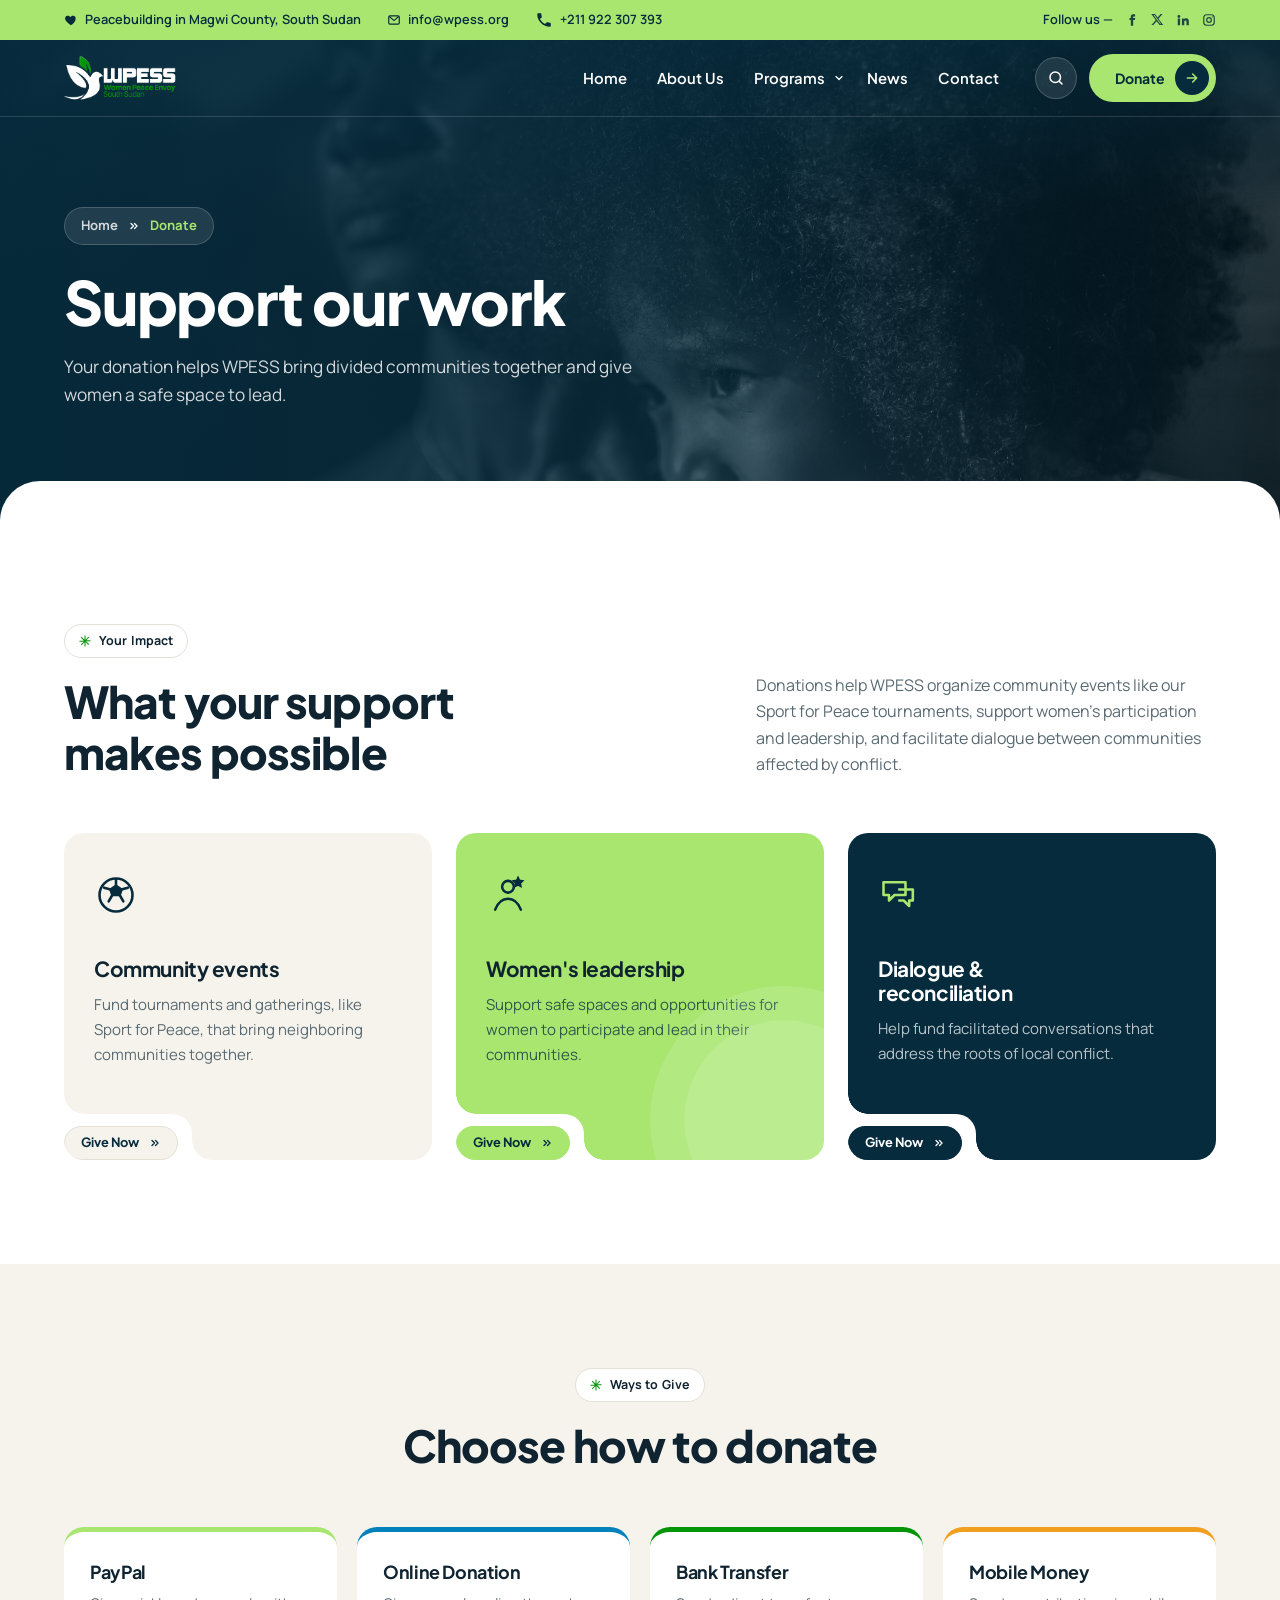
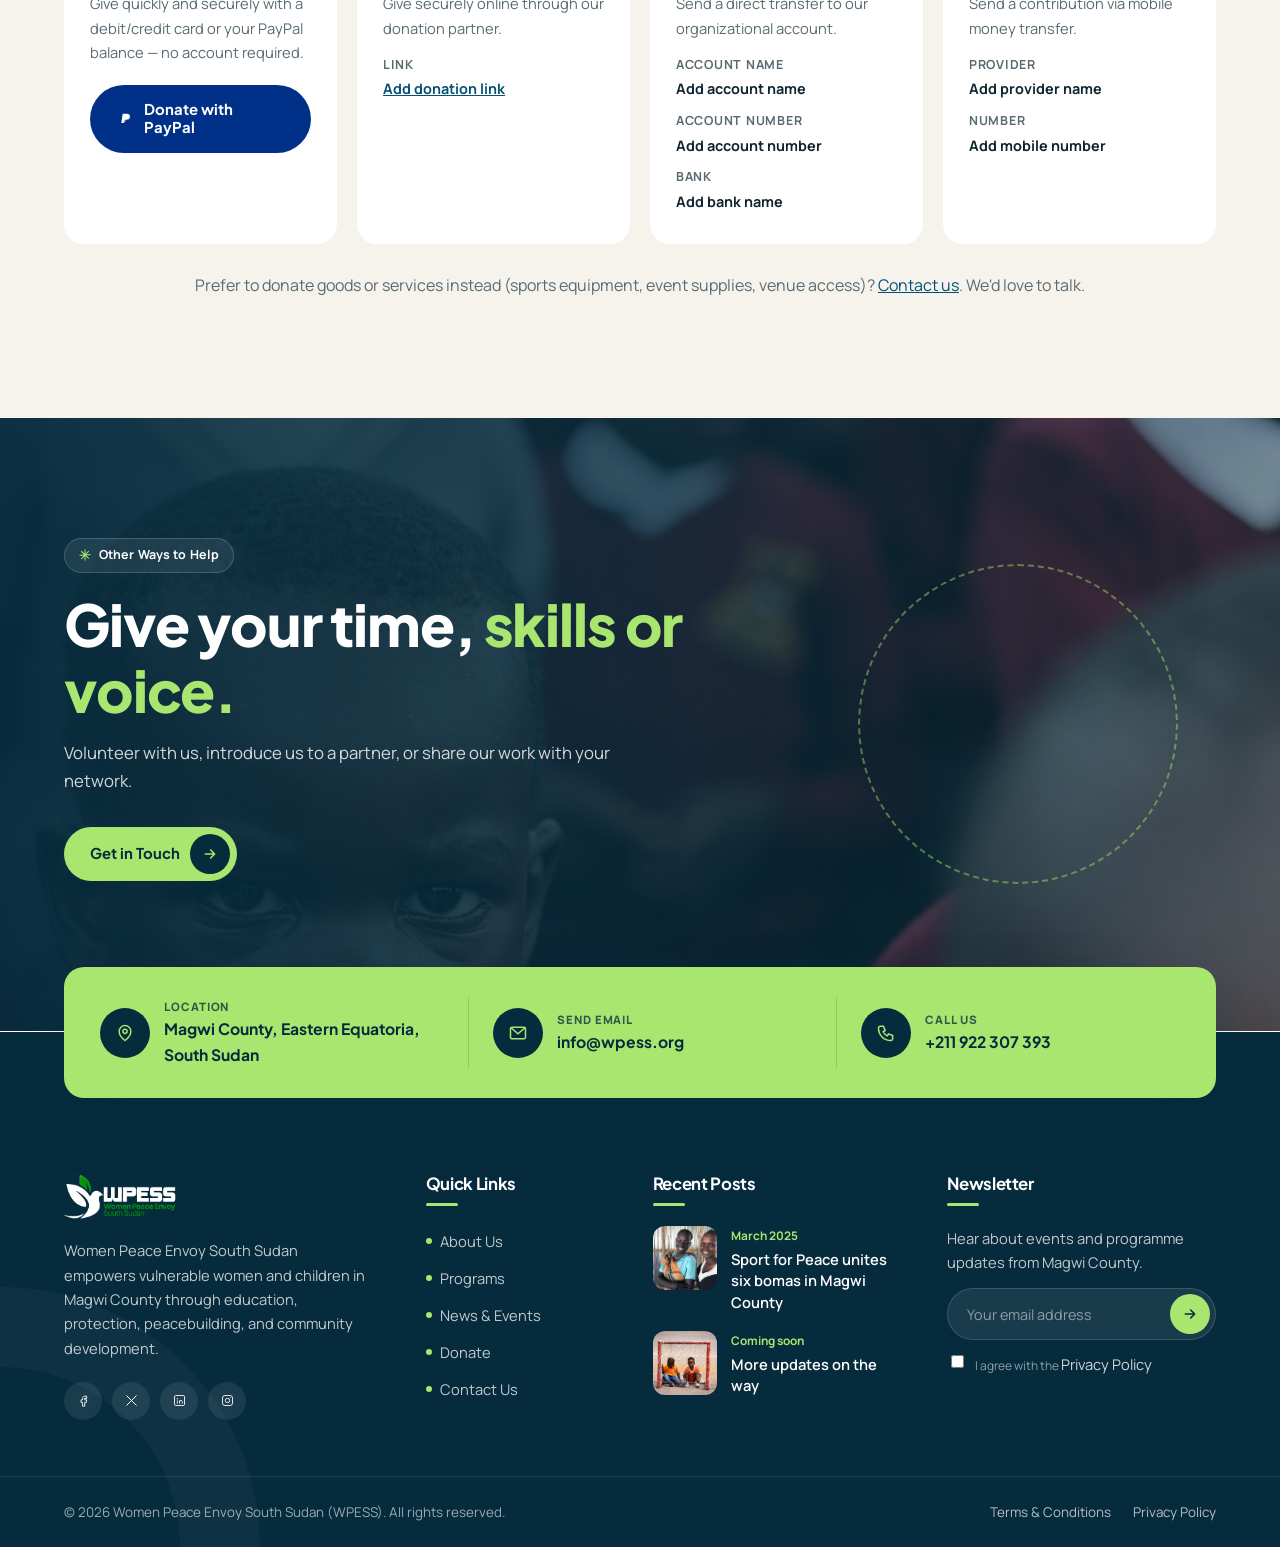
<file: donate/index.html>
<!DOCTYPE html>
<html lang="en">
<head>
<meta charset="UTF-8" />
<meta name="viewport" content="width=device-width, initial-scale=1.0" />
<title>Donate | WPESS</title>
<meta name="description" content="Support WPESS's peacebuilding work in South Sudan through a donation." />
<meta name="theme-color" content="#062b3d" />
<link rel="icon" type="image/png" sizes="32x32" href="/images/favicon-32.png" />
<link rel="icon" type="image/png" sizes="16x16" href="/images/favicon-16.png" />
<link rel="apple-touch-icon" sizes="180x180" href="/images/favicon-180.png" />
<link rel="preconnect" href="https://fonts.googleapis.com" />
<link rel="preconnect" href="https://fonts.gstatic.com" crossorigin />
<link href="https://fonts.googleapis.com/css2?family=Manrope:wght@400;500;600;700;800&family=Plus+Jakarta+Sans:wght@600;700;800&display=swap" rel="stylesheet" />
<link rel="stylesheet" href="/css/style.css?v=5" />
</head>
<body>

<div class="preloader" id="preloader" aria-hidden="true">
  <img src="/images/wpess-logo-white.png" alt="" class="preloader-logo" />
  <span class="preloader-ring"></span>
</div>

<header class="site-header">
  <div class="topbar">
    <div class="container topbar-inner">
      <div class="topbar-info">
        <span><svg width="14" height="14" viewBox="0 0 24 24" fill="currentColor" aria-hidden="true"><path d="M12 21s-7.5-4.6-9.6-9.3C.9 8.2 3 4.5 6.6 4.5c2.1 0 3.6 1.2 4.4 2.5.8-1.3 2.3-2.5 4.4-2.5 3.6 0 5.7 3.7 4.2 7.2C19.5 16.4 12 21 12 21Z"/></svg> Peacebuilding in Magwi County, South Sudan</span>
        <a href="mailto:info@wpess.org" class="hide-md"><svg width="14" height="14" viewBox="0 0 24 24" fill="none" stroke="currentColor" stroke-width="2" aria-hidden="true"><rect x="3" y="5" width="18" height="14" rx="2"/><path d="m4 6 8 7 8-7"/></svg> info@wpess.org</a>
        <a href="tel:+211922307393" class="hide-md"><svg width="18" height="18" viewBox="0 0 24 24" fill="currentColor" aria-hidden="true"><path d="M6.6 10.8a15.5 15.5 0 0 0 6.6 6.6l2.2-2.2c.3-.3.7-.4 1-.2 1.1.4 2.3.6 3.6.6.6 0 1 .4 1 1V20c0 .6-.4 1-1 1A17 17 0 0 1 3 4c0-.6.4-1 1-1h3.5c.6 0 1 .4 1 1 0 1.3.2 2.5.6 3.6.1.3 0 .7-.2 1l-2.3 2.2Z"/></svg> +211 922 307 393</a>
      </div>
      <!-- TODO: link these to WPESS's real social media accounts -->
      <div class="topbar-social">
        <span>Follow us &mdash;</span>
        <a href="#" aria-label="Facebook"><svg width="14" height="14" viewBox="0 0 24 24" fill="currentColor"><path d="M14 8.5V6.8c0-.8.5-1 1-1h2.3V2.2H14c-3.2 0-4 2.4-4 4v2.3H7.7V12H10v10h4V12h3l.5-3.5H14Z"/></svg></a><a href="#" aria-label="X / Twitter"><svg width="13" height="13" viewBox="0 0 24 24" fill="currentColor"><path d="M17.8 2h3.4l-7.4 8.5L22.5 22h-6.8l-5.3-7-6.1 7H.9l7.9-9.1L.5 2h7l4.8 6.4L17.8 2Zm-1.2 18h1.9L6.5 3.9h-2L16.6 20Z"/></svg></a><a href="#" aria-label="LinkedIn"><svg width="14" height="14" viewBox="0 0 24 24" fill="currentColor"><path d="M4.98 3.5a2.5 2.5 0 1 1 0 5 2.5 2.5 0 0 1 0-5ZM3 9.5h4V21H3V9.5Zm6.5 0h3.8v1.6h.1c.5-1 1.8-2 3.8-2 4 0 4.8 2.6 4.8 6V21h-4v-5.2c0-1.2 0-2.9-1.8-2.9s-2 1.4-2 2.8V21h-4V9.5Z"/></svg></a><a href="#" aria-label="Instagram"><svg width="14" height="14" viewBox="0 0 24 24" fill="none" stroke="currentColor" stroke-width="2"><rect x="3" y="3" width="18" height="18" rx="5"/><circle cx="12" cy="12" r="4"/><circle cx="17.5" cy="6.5" r="1" fill="currentColor" stroke="none"/></svg></a>
      </div>
    </div>
  </div>
  <div class="nav-shell">
    <div class="container nav-wrap">
      <a href="/" class="brand">
        <img src="/images/wpess-logo.png" alt="WPESS: Women Peace Envoy South Sudan" class="brand-logo brand-logo-color" />
        <img src="/images/wpess-logo-white.png" alt="WPESS: Women Peace Envoy South Sudan" class="brand-logo brand-logo-white" />
      </a>
      <div class="nav-right">
        <div class="nav-links-wrap">
          <ul class="nav-links">
            <li><a href="/">Home</a></li>
            <li><a href="/about/">About Us</a></li>
            <li class="has-mega">
              <a href="/programs/">Programs</a>
              <button class="mega-toggle" aria-label="Toggle Programs menu" aria-expanded="false">
                <svg width="12" height="12" viewBox="0 0 24 24" fill="none"><path d="m6 9 6 6 6-6" stroke="currentColor" stroke-width="2.4" stroke-linecap="round" stroke-linejoin="round"/></svg>
              </button>
              <div class="mega-menu">
                <div class="mega-grid">
                  <div class="mega-col">
                    <h4>Our Approach</h4>
                    <ul>
                      <li><a href="/about/">Dialogue</a></li>
                      <li><a href="/about/">Sport &amp; Community Bonding</a></li>
                      <li><a href="/about/">Women's Leadership</a></li>
                    </ul>
                  </div>
                  <div class="mega-col mega-feature">
                    <span class="tag">Featured Program</span>
                    <h4>Sport for Peace</h4>
                    <p>325 players, 6 bomas, one tournament that rebuilt trust in Magwi County.</p>
                    <a href="/programs/" class="mega-feature-link">Read the story &rarr;</a>
                  </div>
                  <div class="mega-col">
                    <h4>Get Involved</h4>
                    <ul>
                      <li><a href="/donate/">Donate</a></li>
                      <li><a href="/contact/">Volunteer</a></li>
                      <li><a href="/contact/">Partner With Us</a></li>
                    </ul>
                  </div>
                </div>
              </div>
            </li>
            <li><a href="/news/">News</a></li>
            <li><a href="/contact/">Contact</a></li>
          </ul>
        </div>
        <div class="nav-actions">
          <div class="nav-search">
            <button class="search-toggle" aria-label="Search" aria-expanded="false">
              <svg width="18" height="18" viewBox="0 0 24 24" fill="none"><circle cx="11" cy="11" r="7" stroke="currentColor" stroke-width="2"/><path d="m20 20-3.5-3.5" stroke="currentColor" stroke-width="2" stroke-linecap="round"/></svg>
            </button>
            <div class="nav-search-panel">
              <input type="search" class="nav-search-input" placeholder="Search the site" aria-label="Search the site" />
              <div class="nav-search-results"></div>
            </div>
          </div>
          <a href="/donate/" class="btn btn-pill" aria-label="Donate"><span class="btn-label">Donate</span><span class="btn-ico"><svg width="16" height="16" viewBox="0 0 24 24" fill="none" stroke="currentColor" stroke-width="2.4" stroke-linecap="round" stroke-linejoin="round" aria-hidden="true"><path d="M5 12h14M13 6l6 6-6 6"/></svg></span></a>
          <button class="nav-toggle" aria-label="Toggle navigation" aria-expanded="false">
            <span></span><span></span><span></span>
          </button>
        </div>
      </div>
    </div>
  </div>
</header>

<main>
<section class="page-hero" style="--hero-img:url('/images/stock/mother-child.jpg')">
  <div class="container">
    <div class="breadcrumb"><a href="/">Home</a> <svg width="12" height="12" viewBox="0 0 24 24" fill="none" stroke="currentColor" stroke-width="2.6" stroke-linecap="round" stroke-linejoin="round" aria-hidden="true"><path d="m6 17 5-5-5-5M13 17l5-5-5-5"/></svg> <span>Donate</span></div>
    <h1>Support our work</h1>
    <p>Your donation helps WPESS bring divided communities together and give women a safe space to lead.</p>
  </div>
</section>

<section>
  <div class="container">
    <div class="section-head">
      <div>
        <span class="eyebrow">Your Impact</span>
        <h2>What your support makes possible</h2>
      </div>
      <p>Donations help WPESS organize community events like our Sport for Peace tournaments, support women's participation and leadership, and facilitate dialogue between communities affected by conflict.</p>
    </div>
    <div class="tri-cards on-white">
      <article class="tri-card">
        <div class="tri-ico"><svg width="44" height="44" viewBox="0 0 24 24" fill="none" stroke="currentColor" stroke-width="1.4" stroke-linecap="round" aria-hidden="true"><circle cx="12" cy="12" r="9"/><path d="M12 7l3 2-1 3h-4l-1-3 3-2Z" fill="currentColor"/><path d="M12 7V3.5M15 9l3.5-1M14 12l2 3.5M10 12l-2 3.5M9 9 5.5 8"/></svg></div>
        <h3>Community events</h3>
        <p>Fund tournaments and gatherings, like Sport for Peace, that bring neighboring communities together.</p>
        <div class="tri-notch"><a href="#ways-to-give" class="btn">Give Now <svg width="12" height="12" viewBox="0 0 24 24" fill="none" stroke="currentColor" stroke-width="2.6" stroke-linecap="round" stroke-linejoin="round" aria-hidden="true"><path d="m6 17 5-5-5-5M13 17l5-5-5-5"/></svg></a></div>
      </article>
      <article class="tri-card is-lime">
        <div class="tri-ico"><svg width="44" height="44" viewBox="0 0 24 24" fill="none" stroke="currentColor" stroke-width="1.4" stroke-linecap="round" aria-hidden="true"><circle cx="12" cy="7.5" r="3.2"/><path d="M5 20c1.5-4 4.2-6 7-6s5.5 2 7 6"/><path d="m17.5 3 .6 1.3 1.4.2-1 1 .2 1.4-1.2-.7-1.3.7.3-1.4-1-1 1.4-.2.6-1.3Z" fill="currentColor"/></svg></div>
        <h3>Women's leadership</h3>
        <p>Support safe spaces and opportunities for women to participate and lead in their communities.</p>
        <div class="tri-notch"><a href="#ways-to-give" class="btn">Give Now <svg width="12" height="12" viewBox="0 0 24 24" fill="none" stroke="currentColor" stroke-width="2.6" stroke-linecap="round" stroke-linejoin="round" aria-hidden="true"><path d="m6 17 5-5-5-5M13 17l5-5-5-5"/></svg></a></div>
      </article>
      <article class="tri-card is-navy">
        <div class="tri-ico"><svg width="44" height="44" viewBox="0 0 24 24" fill="none" stroke="currentColor" stroke-width="1.4" stroke-linejoin="round" aria-hidden="true"><path d="M3 5h12v7H9l-3 3v-3H3V5Z"/><path d="M11 9h8v6h-2v3l-3-3h-3"/></svg></div>
        <h3>Dialogue &amp; reconciliation</h3>
        <p>Help fund facilitated conversations that address the roots of local conflict.</p>
        <div class="tri-notch"><a href="#ways-to-give" class="btn">Give Now <svg width="12" height="12" viewBox="0 0 24 24" fill="none" stroke="currentColor" stroke-width="2.6" stroke-linecap="round" stroke-linejoin="round" aria-hidden="true"><path d="m6 17 5-5-5-5M13 17l5-5-5-5"/></svg></a></div>
      </article>
    </div>
  </div>
</section>

<section class="bg-cream" id="ways-to-give">
  <div class="container">
    <div class="section-heading">
      <span class="eyebrow">Ways to Give</span>
      <h2>Choose how to donate</h2>
    </div>
    <!-- TODO: replace all placeholder payment details below with WPESS's real donation channels -->
    <div class="donate-options">
      <div class="donate-option">
        <h3>PayPal</h3>
        <p>Give quickly and securely with a debit/credit card or your PayPal balance &mdash; no account required.</p>
        <a class="btn btn-paypal" href="#" target="_blank" rel="noopener">
          <svg width="16" height="16" viewBox="0 0 24 24" fill="none" aria-hidden="true"><path d="M7 4h6.5c2.8 0 4.6 1.6 4.1 4.4-.5 3-2.8 4.6-5.7 4.6H9.6l-.9 5H5l2-14Z" fill="#fff"/><path d="M10.3 6.5h5c2 0 3.3 1.1 3 3.1-.4 2.3-2.1 3.4-4.3 3.4h-2.3l-.7 4H8.4l1.9-10.5Z" fill="#fff" fill-opacity="0.55"/></svg>
          Donate with PayPal
        </a>
      </div>
      <div class="donate-option">
        <h3>Online Donation</h3>
        <p>Give securely online through our donation partner.</p>
        <dl>
          <dt>Link</dt>
          <dd><a href="#">Add donation link</a></dd>
        </dl>
      </div>
      <div class="donate-option">
        <h3>Bank Transfer</h3>
        <p>Send a direct transfer to our organizational account.</p>
        <dl>
          <dt>Account Name</dt>
          <dd>Add account name</dd>
          <dt>Account Number</dt>
          <dd>Add account number</dd>
          <dt>Bank</dt>
          <dd>Add bank name</dd>
        </dl>
      </div>
      <div class="donate-option">
        <h3>Mobile Money</h3>
        <p>Send a contribution via mobile money transfer.</p>
        <dl>
          <dt>Provider</dt>
          <dd>Add provider name</dd>
          <dt>Number</dt>
          <dd>Add mobile number</dd>
        </dl>
      </div>
    </div>
    <p class="donate-note">Prefer to donate goods or services instead (sports equipment, event supplies, venue access)? <a href="/contact/">Contact us</a>. We'd love to talk.</p>
  </div>
</section>

<section class="cta-banner" style="--cta-img:url('/images/stock/schoolchildren.jpg')">
  <div class="container">
    <span class="eyebrow on-dark">Other Ways to Help</span>
    <h2>Give your time, <span class="text-lime">skills or voice.</span></h2>
    <p>Volunteer with us, introduce us to a partner, or share our work with your network.</p>
    <div class="cta-actions">
      <a href="/contact/" class="btn btn-pill">Get in Touch <span class="btn-ico"><svg width="16" height="16" viewBox="0 0 24 24" fill="none" stroke="currentColor" stroke-width="2.4" stroke-linecap="round" stroke-linejoin="round" aria-hidden="true"><path d="M5 12h14M13 6l6 6-6 6"/></svg></span></a>
    </div>
  </div>
</section>
</main>

<section class="contact-strip">
  <div class="container">
    <div class="contact-strip-grid">
      <div class="contact-strip-item">
        <span class="contact-strip-icon">
          <svg width="20" height="20" viewBox="0 0 24 24" fill="none"><path d="M12 21s-7-5-7-11a7 7 0 0 1 14 0c0 6-7 11-7 11Z" stroke="#fff" stroke-width="1.8"/><circle cx="12" cy="10" r="2.5" stroke="#fff" stroke-width="1.8"/></svg>
        </span>
        <div>
          <strong>Location</strong>
          <span>Magwi County, Eastern Equatoria, South Sudan</span>
        </div>
      </div>
      <div class="contact-strip-item">
        <span class="contact-strip-icon">
          <svg width="20" height="20" viewBox="0 0 24 24" fill="none"><rect x="3" y="5" width="18" height="14" rx="2" stroke="#fff" stroke-width="1.8"/><path d="m4 6 8 7 8-7" stroke="#fff" stroke-width="1.8"/></svg>
        </span>
        <div>
          <strong>Send Email</strong>
          <a href="mailto:info@wpess.org">info@wpess.org</a>
        </div>
      </div>
      <div class="contact-strip-item">
        <span class="contact-strip-icon">
          <svg width="20" height="20" viewBox="0 0 24 24" fill="none"><path d="M5 4h4l2 5-2.5 1.5a12 12 0 0 0 5 5L15 13l5 2v4a2 2 0 0 1-2 2C9.4 21 3 14.6 3 6a2 2 0 0 1 2-2Z" stroke="#fff" stroke-width="1.8" stroke-linejoin="round"/></svg>
        </span>
        <div>
          <strong>Call Us</strong>
          <a href="tel:+211922307393">+211 922 307 393</a>
        </div>
      </div>
    </div>
  </div>
</section>

<footer class="site-footer">
  <div class="container">
    <div class="footer-grid">
      <div>
        <img src="/images/wpess-logo-white.png" alt="WPESS logo" class="footer-logo" />
        <p class="footer-about">Women Peace Envoy South Sudan empowers vulnerable women and children in Magwi County through education, protection, peacebuilding, and community development.</p>
        <!-- TODO: link these to WPESS's real social media accounts -->
        <div class="social-icons">
          <a href="#" aria-label="Facebook"><svg width="15" height="15" viewBox="0 0 24 24" fill="none"><path d="M14 9h3V5h-3c-2 0-3.5 1.5-3.5 3.5V11H8v4h2.5v6H14v-6h2.6l.4-4h-3V9c0-.6.4-1 1-1Z" stroke="#fff" stroke-width="1.4" stroke-linejoin="round"/></svg></a>
          <a href="#" aria-label="X / Twitter"><svg width="15" height="15" viewBox="0 0 24 24" fill="none"><path d="M4 4l16 16M20 4 4 20" stroke="#fff" stroke-width="1.6"/></svg></a>
          <a href="#" aria-label="LinkedIn"><svg width="15" height="15" viewBox="0 0 24 24" fill="none"><rect x="4" y="4" width="16" height="16" rx="2" stroke="#fff" stroke-width="1.4"/><circle cx="8.5" cy="9" r="1" fill="#fff"/><path d="M8.5 12v5M12 12v5M12 14c0-1.4 1-2.3 2.3-2.3s2.2.9 2.2 2.3v3" stroke="#fff" stroke-width="1.3"/></svg></a>
          <a href="#" aria-label="Instagram"><svg width="15" height="15" viewBox="0 0 24 24" fill="none"><rect x="4" y="4" width="16" height="16" rx="4" stroke="#fff" stroke-width="1.4"/><circle cx="12" cy="12" r="3.5" stroke="#fff" stroke-width="1.4"/><circle cx="16.5" cy="7.5" r="0.8" fill="#fff"/></svg></a>
        </div>
      </div>
      <div>
        <h4>Quick Links</h4>
        <ul class="footer-links">
          <li><a href="/about/">About Us</a></li>
          <li><a href="/programs/">Programs</a></li>
          <li><a href="/news/">News &amp; Events</a></li>
          <li><a href="/donate/">Donate</a></li>
          <li><a href="/contact/">Contact Us</a></li>
        </ul>
      </div>
      <div>
        <h4>Recent Posts</h4>
        <!-- TODO: replace with real recent posts as they're published on the News page -->
        <div class="footer-post">
          <span class="footer-post-thumb"><img src="/images/girls.avif" alt="" loading="lazy" /></span>
          <div>
            <div class="footer-post-meta">March 2025</div>
            <div class="footer-post-title"><a href="/news/">Sport for Peace unites six bomas in Magwi County</a></div>
          </div>
        </div>
        <div class="footer-post">
          <span class="footer-post-thumb"><img src="/images/stock/kids-goal.jpg" alt="" loading="lazy" /></span>
          <div>
            <div class="footer-post-meta">Coming soon</div>
            <div class="footer-post-title"><a href="/news/">More updates on the way</a></div>
          </div>
        </div>
      </div>
      <div>
        <h4>Newsletter</h4>
        <ul>
          <li>Hear about events and programme updates from Magwi County.</li>
        </ul>
        <form data-local-only>
          <div class="newsletter-inline">
            <input type="email" name="email" placeholder="Your email address" required aria-label="Email address" />
            <button type="submit" aria-label="Subscribe"><svg width="16" height="16" viewBox="0 0 24 24" fill="none" stroke="currentColor" stroke-width="2.4" stroke-linecap="round" stroke-linejoin="round" aria-hidden="true"><path d="M5 12h14M13 6l6 6-6 6"/></svg></button>
          </div>
          <label class="newsletter-agree">
            <input type="checkbox" required />
            <span>I agree with the <a href="#" style="color:rgba(255,255,255,0.8);">Privacy Policy</a></span>
          </label>
          <p class="form-status"></p>
        </form>
      </div>
    </div>
  </div>
  <div class="footer-bottom">
    <div class="container footer-bottom-inner">
      <div>&copy; <span id="year"></span> Women Peace Envoy South Sudan (WPESS). All rights reserved.</div>
      <div class="footer-bottom-links">
        <a href="#">Terms &amp; Conditions</a>
        <a href="#">Privacy Policy</a>
      </div>
    </div>
  </div>
</footer>

<script>document.getElementById("year").textContent = new Date().getFullYear();</script>
<script src="/js/script.js?v=4"></script>
</body>
</html>
</file>
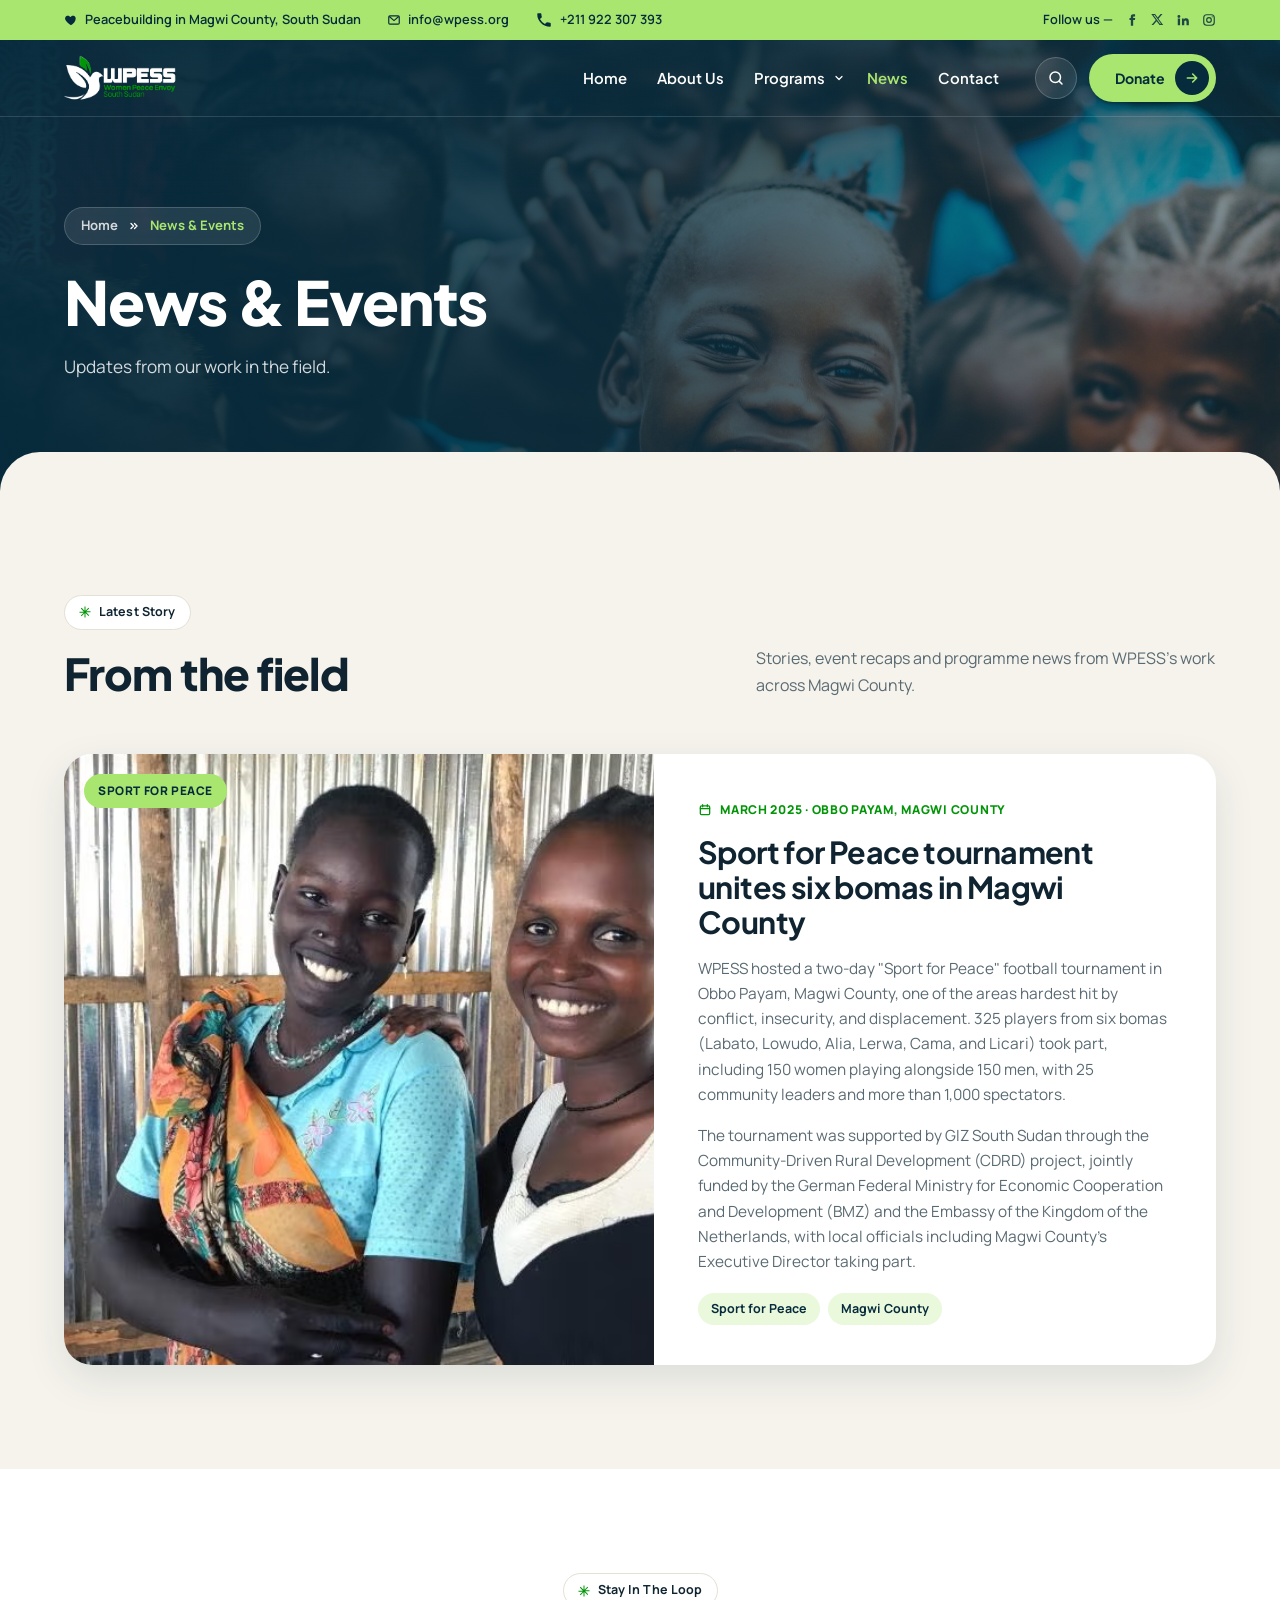
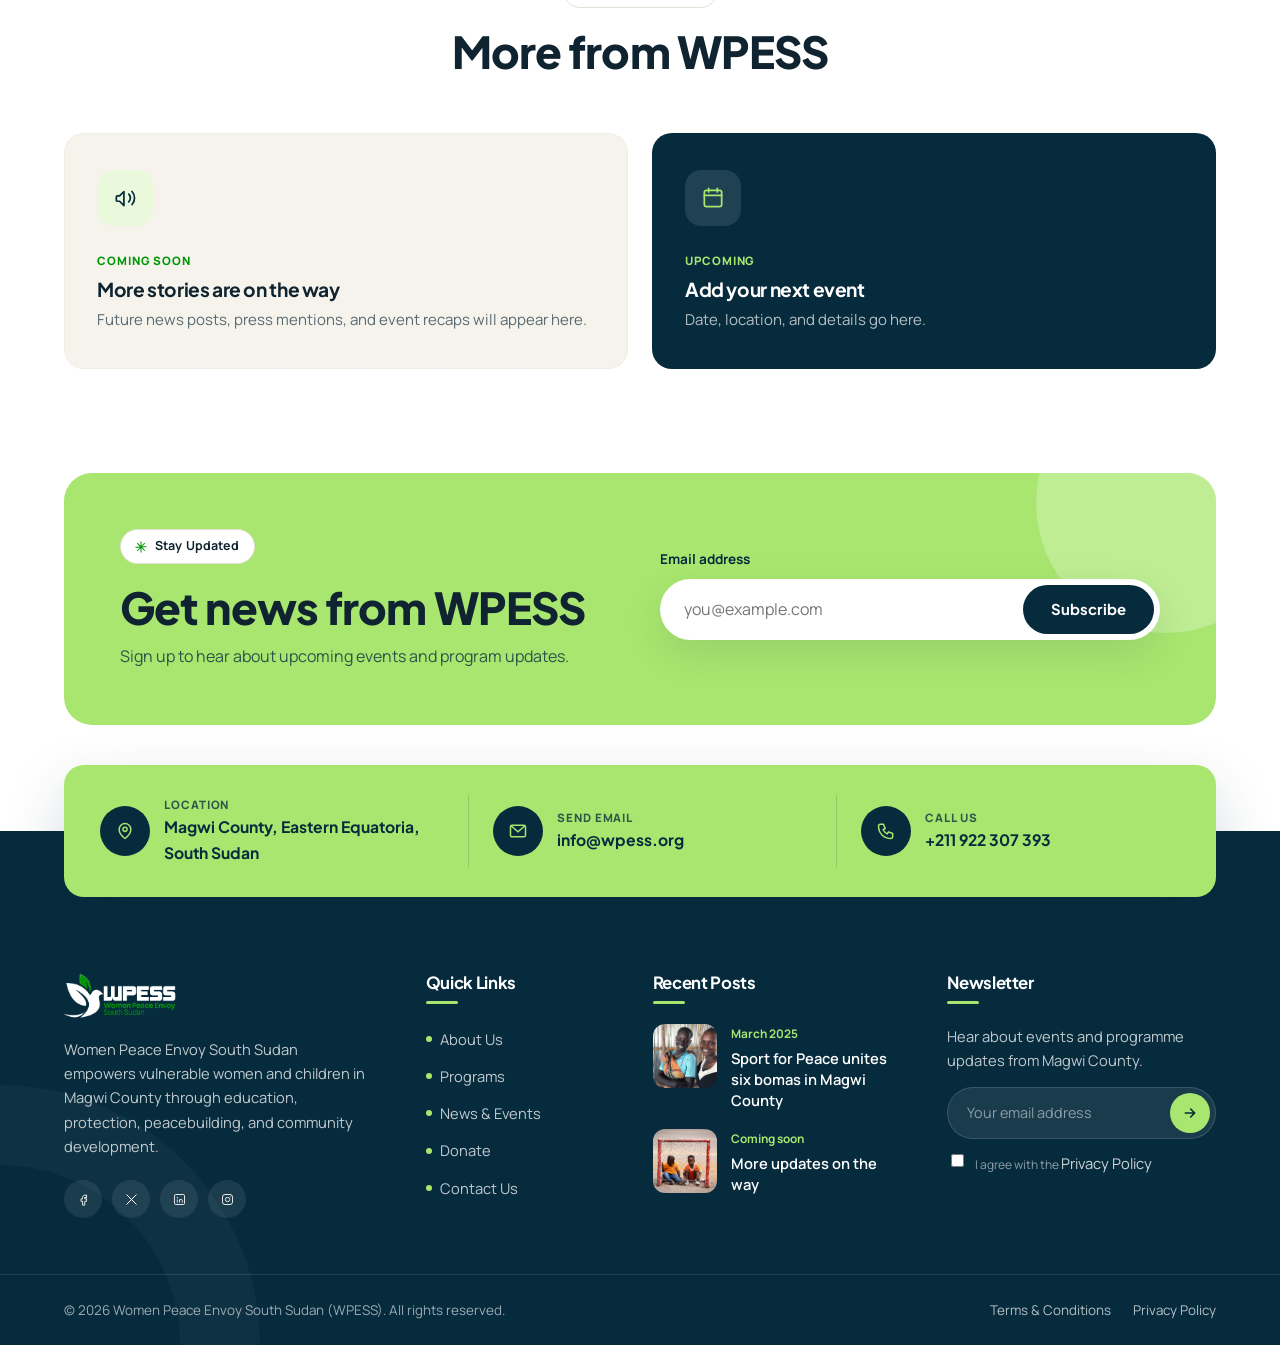
<file: news/index.html>
<!DOCTYPE html>
<html lang="en">
<head>
<meta charset="UTF-8" />
<meta name="viewport" content="width=device-width, initial-scale=1.0" />
<title>News &amp; Events | WPESS</title>
<meta name="description" content="Updates and events from Women Peace Envoy South Sudan (WPESS)." />
<meta name="theme-color" content="#062b3d" />
<link rel="icon" type="image/png" sizes="32x32" href="/images/favicon-32.png" />
<link rel="icon" type="image/png" sizes="16x16" href="/images/favicon-16.png" />
<link rel="apple-touch-icon" sizes="180x180" href="/images/favicon-180.png" />
<link rel="preconnect" href="https://fonts.googleapis.com" />
<link rel="preconnect" href="https://fonts.gstatic.com" crossorigin />
<link href="https://fonts.googleapis.com/css2?family=Manrope:wght@400;500;600;700;800&family=Plus+Jakarta+Sans:wght@600;700;800&display=swap" rel="stylesheet" />
<link rel="stylesheet" href="/css/style.css?v=5" />
</head>
<body>

<div class="preloader" id="preloader" aria-hidden="true">
  <img src="/images/wpess-logo-white.png" alt="" class="preloader-logo" />
  <span class="preloader-ring"></span>
</div>

<header class="site-header">
  <div class="topbar">
    <div class="container topbar-inner">
      <div class="topbar-info">
        <span><svg width="14" height="14" viewBox="0 0 24 24" fill="currentColor" aria-hidden="true"><path d="M12 21s-7.5-4.6-9.6-9.3C.9 8.2 3 4.5 6.6 4.5c2.1 0 3.6 1.2 4.4 2.5.8-1.3 2.3-2.5 4.4-2.5 3.6 0 5.7 3.7 4.2 7.2C19.5 16.4 12 21 12 21Z"/></svg> Peacebuilding in Magwi County, South Sudan</span>
        <a href="mailto:info@wpess.org" class="hide-md"><svg width="14" height="14" viewBox="0 0 24 24" fill="none" stroke="currentColor" stroke-width="2" aria-hidden="true"><rect x="3" y="5" width="18" height="14" rx="2"/><path d="m4 6 8 7 8-7"/></svg> info@wpess.org</a>
        <a href="tel:+211922307393" class="hide-md"><svg width="18" height="18" viewBox="0 0 24 24" fill="currentColor" aria-hidden="true"><path d="M6.6 10.8a15.5 15.5 0 0 0 6.6 6.6l2.2-2.2c.3-.3.7-.4 1-.2 1.1.4 2.3.6 3.6.6.6 0 1 .4 1 1V20c0 .6-.4 1-1 1A17 17 0 0 1 3 4c0-.6.4-1 1-1h3.5c.6 0 1 .4 1 1 0 1.3.2 2.5.6 3.6.1.3 0 .7-.2 1l-2.3 2.2Z"/></svg> +211 922 307 393</a>
      </div>
      <!-- TODO: link these to WPESS's real social media accounts -->
      <div class="topbar-social">
        <span>Follow us &mdash;</span>
        <a href="#" aria-label="Facebook"><svg width="14" height="14" viewBox="0 0 24 24" fill="currentColor"><path d="M14 8.5V6.8c0-.8.5-1 1-1h2.3V2.2H14c-3.2 0-4 2.4-4 4v2.3H7.7V12H10v10h4V12h3l.5-3.5H14Z"/></svg></a><a href="#" aria-label="X / Twitter"><svg width="13" height="13" viewBox="0 0 24 24" fill="currentColor"><path d="M17.8 2h3.4l-7.4 8.5L22.5 22h-6.8l-5.3-7-6.1 7H.9l7.9-9.1L.5 2h7l4.8 6.4L17.8 2Zm-1.2 18h1.9L6.5 3.9h-2L16.6 20Z"/></svg></a><a href="#" aria-label="LinkedIn"><svg width="14" height="14" viewBox="0 0 24 24" fill="currentColor"><path d="M4.98 3.5a2.5 2.5 0 1 1 0 5 2.5 2.5 0 0 1 0-5ZM3 9.5h4V21H3V9.5Zm6.5 0h3.8v1.6h.1c.5-1 1.8-2 3.8-2 4 0 4.8 2.6 4.8 6V21h-4v-5.2c0-1.2 0-2.9-1.8-2.9s-2 1.4-2 2.8V21h-4V9.5Z"/></svg></a><a href="#" aria-label="Instagram"><svg width="14" height="14" viewBox="0 0 24 24" fill="none" stroke="currentColor" stroke-width="2"><rect x="3" y="3" width="18" height="18" rx="5"/><circle cx="12" cy="12" r="4"/><circle cx="17.5" cy="6.5" r="1" fill="currentColor" stroke="none"/></svg></a>
      </div>
    </div>
  </div>
  <div class="nav-shell">
    <div class="container nav-wrap">
      <a href="/" class="brand">
        <img src="/images/wpess-logo.png" alt="WPESS: Women Peace Envoy South Sudan" class="brand-logo brand-logo-color" />
        <img src="/images/wpess-logo-white.png" alt="WPESS: Women Peace Envoy South Sudan" class="brand-logo brand-logo-white" />
      </a>
      <div class="nav-right">
        <div class="nav-links-wrap">
          <ul class="nav-links">
            <li><a href="/">Home</a></li>
            <li><a href="/about/">About Us</a></li>
            <li class="has-mega">
              <a href="/programs/">Programs</a>
              <button class="mega-toggle" aria-label="Toggle Programs menu" aria-expanded="false">
                <svg width="12" height="12" viewBox="0 0 24 24" fill="none"><path d="m6 9 6 6 6-6" stroke="currentColor" stroke-width="2.4" stroke-linecap="round" stroke-linejoin="round"/></svg>
              </button>
              <div class="mega-menu">
                <div class="mega-grid">
                  <div class="mega-col">
                    <h4>Our Approach</h4>
                    <ul>
                      <li><a href="/about/">Dialogue</a></li>
                      <li><a href="/about/">Sport &amp; Community Bonding</a></li>
                      <li><a href="/about/">Women's Leadership</a></li>
                    </ul>
                  </div>
                  <div class="mega-col mega-feature">
                    <span class="tag">Featured Program</span>
                    <h4>Sport for Peace</h4>
                    <p>325 players, 6 bomas, one tournament that rebuilt trust in Magwi County.</p>
                    <a href="/programs/" class="mega-feature-link">Read the story &rarr;</a>
                  </div>
                  <div class="mega-col">
                    <h4>Get Involved</h4>
                    <ul>
                      <li><a href="/donate/">Donate</a></li>
                      <li><a href="/contact/">Volunteer</a></li>
                      <li><a href="/contact/">Partner With Us</a></li>
                    </ul>
                  </div>
                </div>
              </div>
            </li>
            <li><a href="/news/" class="active">News</a></li>
            <li><a href="/contact/">Contact</a></li>
          </ul>
        </div>
        <div class="nav-actions">
          <div class="nav-search">
            <button class="search-toggle" aria-label="Search" aria-expanded="false">
              <svg width="18" height="18" viewBox="0 0 24 24" fill="none"><circle cx="11" cy="11" r="7" stroke="currentColor" stroke-width="2"/><path d="m20 20-3.5-3.5" stroke="currentColor" stroke-width="2" stroke-linecap="round"/></svg>
            </button>
            <div class="nav-search-panel">
              <input type="search" class="nav-search-input" placeholder="Search the site" aria-label="Search the site" />
              <div class="nav-search-results"></div>
            </div>
          </div>
          <a href="/donate/" class="btn btn-pill" aria-label="Donate"><span class="btn-label">Donate</span><span class="btn-ico"><svg width="16" height="16" viewBox="0 0 24 24" fill="none" stroke="currentColor" stroke-width="2.4" stroke-linecap="round" stroke-linejoin="round" aria-hidden="true"><path d="M5 12h14M13 6l6 6-6 6"/></svg></span></a>
          <button class="nav-toggle" aria-label="Toggle navigation" aria-expanded="false">
            <span></span><span></span><span></span>
          </button>
        </div>
      </div>
    </div>
  </div>
</header>

<main>
<section class="page-hero" style="--hero-img:url('/images/stock/children-laughing.jpg'); --after-hero: var(--cream);">
  <div class="container">
    <div class="breadcrumb"><a href="/">Home</a> <svg width="12" height="12" viewBox="0 0 24 24" fill="none" stroke="currentColor" stroke-width="2.6" stroke-linecap="round" stroke-linejoin="round" aria-hidden="true"><path d="m6 17 5-5-5-5M13 17l5-5-5-5"/></svg> <span>News &amp; Events</span></div>
    <h1>News &amp; Events</h1>
    <p>Updates from our work in the field.</p>
  </div>
</section>

<section class="bg-cream">
  <div class="container">
    <div class="section-head">
      <div>
        <span class="eyebrow">Latest Story</span>
        <h2>From the field</h2>
      </div>
      <p>Stories, event recaps and programme news from WPESS's work across Magwi County.</p>
    </div>
    <article class="news-feature-card">
      <div class="news-feature-media">
        <img src="/images/girls.avif" alt="Two young women who took part in WPESS's Sport for Peace tournament" />
        <span class="news-feature-category">Sport for Peace</span>
      </div>
      <div class="news-feature-body">
        <div class="news-meta"><svg width="14" height="14" viewBox="0 0 24 24" fill="none" stroke="currentColor" stroke-width="2.2" stroke-linecap="round" aria-hidden="true"><rect x="4" y="5" width="16" height="15" rx="2"/><path d="M4 9.5h16M8 3v3.4M16 3v3.4"/></svg> March 2025 &middot; Obbo Payam, Magwi County</div>
        <h3>Sport for Peace tournament unites six bomas in Magwi County</h3>
        <p>WPESS hosted a two-day "Sport for Peace" football tournament in Obbo Payam, Magwi County, one of the areas hardest hit by conflict, insecurity, and displacement. 325 players from six bomas (Labato, Lowudo, Alia, Lerwa, Cama, and Licari) took part, including 150 women playing alongside 150 men, with 25 community leaders and more than 1,000 spectators.</p>
        <p>The tournament was supported by GIZ South Sudan through the Community-Driven Rural Development (CDRD) project, jointly funded by the German Federal Ministry for Economic Cooperation and Development (BMZ) and the Embassy of the Kingdom of the Netherlands, with local officials including Magwi County's Executive Director taking part.</p>
        <div class="tag-list">
          <span class="tag" style="background:var(--lime-soft);">Sport for Peace</span>
          <span class="tag" style="background:var(--lime-soft);">Magwi County</span>
        </div>
      </div>
    </article>
  </div>
</section>

<section>
  <div class="container">
    <div class="section-heading">
      <span class="eyebrow">Stay In The Loop</span>
      <h2>More from WPESS</h2>
    </div>
    <div class="news-secondary-grid">
      <!-- TODO: add more real news posts here as they happen -->
      <div class="news-empty-state" style="background:var(--cream);">
        <div class="icon-badge"><svg width="26" height="26" viewBox="0 0 24 24" fill="none" stroke="currentColor" stroke-width="1.6" stroke-linejoin="round" aria-hidden="true"><path d="M4 11v3a1 1 0 0 0 1 1h2l4 4V6L7 10H5a1 1 0 0 0-1 1Z"/><path d="M15.5 8.5a5 5 0 0 1 0 7M18.5 6a9 9 0 0 1 0 12" stroke-linecap="round"/></svg></div>
        <span class="news-empty-eyebrow">Coming Soon</span>
        <h3>More stories are on the way</h3>
        <p>Future news posts, press mentions, and event recaps will appear here.</p>
      </div>
      <!-- TODO: replace with real upcoming events -->
      <div class="news-empty-state is-navy">
        <div class="icon-badge"><svg width="26" height="26" viewBox="0 0 24 24" fill="none" stroke="currentColor" stroke-width="1.6" stroke-linecap="round" aria-hidden="true"><rect x="4" y="5" width="16" height="15" rx="2"/><path d="M4 9.5h16M8 3v3.4M16 3v3.4"/></svg></div>
        <span class="news-empty-eyebrow">Upcoming</span>
        <h3>Add your next event</h3>
        <p>Date, location, and details go here.</p>
      </div>
    </div>
  </div>
</section>

<section style="padding-top:0;">
  <div class="container">
    <div class="newsletter-card">
      <div>
        <span class="eyebrow">Stay Updated</span>
        <h2>Get news from WPESS</h2>
        <p>Sign up to hear about upcoming events and program updates.</p>
      </div>
      <form class="newsletter-form" data-local-only>
        <label for="newsletter-email" class="form-note" style="display:block; margin-bottom:8px; color:var(--navy); font-weight:700;">Email address</label>
        <div class="newsletter-field">
          <input type="email" id="newsletter-email" name="email" required placeholder="you@example.com" />
          <button type="submit" class="btn btn-primary">Subscribe</button>
        </div>
        <p class="form-status"></p>
      </form>
    </div>
  </div>
</section>
</main>

<section class="contact-strip">
  <div class="container">
    <div class="contact-strip-grid">
      <div class="contact-strip-item">
        <span class="contact-strip-icon">
          <svg width="20" height="20" viewBox="0 0 24 24" fill="none"><path d="M12 21s-7-5-7-11a7 7 0 0 1 14 0c0 6-7 11-7 11Z" stroke="#fff" stroke-width="1.8"/><circle cx="12" cy="10" r="2.5" stroke="#fff" stroke-width="1.8"/></svg>
        </span>
        <div>
          <strong>Location</strong>
          <span>Magwi County, Eastern Equatoria, South Sudan</span>
        </div>
      </div>
      <div class="contact-strip-item">
        <span class="contact-strip-icon">
          <svg width="20" height="20" viewBox="0 0 24 24" fill="none"><rect x="3" y="5" width="18" height="14" rx="2" stroke="#fff" stroke-width="1.8"/><path d="m4 6 8 7 8-7" stroke="#fff" stroke-width="1.8"/></svg>
        </span>
        <div>
          <strong>Send Email</strong>
          <a href="mailto:info@wpess.org">info@wpess.org</a>
        </div>
      </div>
      <div class="contact-strip-item">
        <span class="contact-strip-icon">
          <svg width="20" height="20" viewBox="0 0 24 24" fill="none"><path d="M5 4h4l2 5-2.5 1.5a12 12 0 0 0 5 5L15 13l5 2v4a2 2 0 0 1-2 2C9.4 21 3 14.6 3 6a2 2 0 0 1 2-2Z" stroke="#fff" stroke-width="1.8" stroke-linejoin="round"/></svg>
        </span>
        <div>
          <strong>Call Us</strong>
          <a href="tel:+211922307393">+211 922 307 393</a>
        </div>
      </div>
    </div>
  </div>
</section>

<footer class="site-footer">
  <div class="container">
    <div class="footer-grid">
      <div>
        <img src="/images/wpess-logo-white.png" alt="WPESS logo" class="footer-logo" />
        <p class="footer-about">Women Peace Envoy South Sudan empowers vulnerable women and children in Magwi County through education, protection, peacebuilding, and community development.</p>
        <!-- TODO: link these to WPESS's real social media accounts -->
        <div class="social-icons">
          <a href="#" aria-label="Facebook"><svg width="15" height="15" viewBox="0 0 24 24" fill="none"><path d="M14 9h3V5h-3c-2 0-3.5 1.5-3.5 3.5V11H8v4h2.5v6H14v-6h2.6l.4-4h-3V9c0-.6.4-1 1-1Z" stroke="#fff" stroke-width="1.4" stroke-linejoin="round"/></svg></a>
          <a href="#" aria-label="X / Twitter"><svg width="15" height="15" viewBox="0 0 24 24" fill="none"><path d="M4 4l16 16M20 4 4 20" stroke="#fff" stroke-width="1.6"/></svg></a>
          <a href="#" aria-label="LinkedIn"><svg width="15" height="15" viewBox="0 0 24 24" fill="none"><rect x="4" y="4" width="16" height="16" rx="2" stroke="#fff" stroke-width="1.4"/><circle cx="8.5" cy="9" r="1" fill="#fff"/><path d="M8.5 12v5M12 12v5M12 14c0-1.4 1-2.3 2.3-2.3s2.2.9 2.2 2.3v3" stroke="#fff" stroke-width="1.3"/></svg></a>
          <a href="#" aria-label="Instagram"><svg width="15" height="15" viewBox="0 0 24 24" fill="none"><rect x="4" y="4" width="16" height="16" rx="4" stroke="#fff" stroke-width="1.4"/><circle cx="12" cy="12" r="3.5" stroke="#fff" stroke-width="1.4"/><circle cx="16.5" cy="7.5" r="0.8" fill="#fff"/></svg></a>
        </div>
      </div>
      <div>
        <h4>Quick Links</h4>
        <ul class="footer-links">
          <li><a href="/about/">About Us</a></li>
          <li><a href="/programs/">Programs</a></li>
          <li><a href="/news/">News &amp; Events</a></li>
          <li><a href="/donate/">Donate</a></li>
          <li><a href="/contact/">Contact Us</a></li>
        </ul>
      </div>
      <div>
        <h4>Recent Posts</h4>
        <!-- TODO: replace with real recent posts as they're published on the News page -->
        <div class="footer-post">
          <span class="footer-post-thumb"><img src="/images/girls.avif" alt="" loading="lazy" /></span>
          <div>
            <div class="footer-post-meta">March 2025</div>
            <div class="footer-post-title"><a href="/news/">Sport for Peace unites six bomas in Magwi County</a></div>
          </div>
        </div>
        <div class="footer-post">
          <span class="footer-post-thumb"><img src="/images/stock/kids-goal.jpg" alt="" loading="lazy" /></span>
          <div>
            <div class="footer-post-meta">Coming soon</div>
            <div class="footer-post-title"><a href="/news/">More updates on the way</a></div>
          </div>
        </div>
      </div>
      <div>
        <h4>Newsletter</h4>
        <ul>
          <li>Hear about events and programme updates from Magwi County.</li>
        </ul>
        <form data-local-only>
          <div class="newsletter-inline">
            <input type="email" name="email" placeholder="Your email address" required aria-label="Email address" />
            <button type="submit" aria-label="Subscribe"><svg width="16" height="16" viewBox="0 0 24 24" fill="none" stroke="currentColor" stroke-width="2.4" stroke-linecap="round" stroke-linejoin="round" aria-hidden="true"><path d="M5 12h14M13 6l6 6-6 6"/></svg></button>
          </div>
          <label class="newsletter-agree">
            <input type="checkbox" required />
            <span>I agree with the <a href="#" style="color:rgba(255,255,255,0.8);">Privacy Policy</a></span>
          </label>
          <p class="form-status"></p>
        </form>
      </div>
    </div>
  </div>
  <div class="footer-bottom">
    <div class="container footer-bottom-inner">
      <div>&copy; <span id="year"></span> Women Peace Envoy South Sudan (WPESS). All rights reserved.</div>
      <div class="footer-bottom-links">
        <a href="#">Terms &amp; Conditions</a>
        <a href="#">Privacy Policy</a>
      </div>
    </div>
  </div>
</footer>

<script>document.getElementById("year").textContent = new Date().getFullYear();</script>
<script src="/js/script.js?v=4"></script>
</body>
</html>
</file>
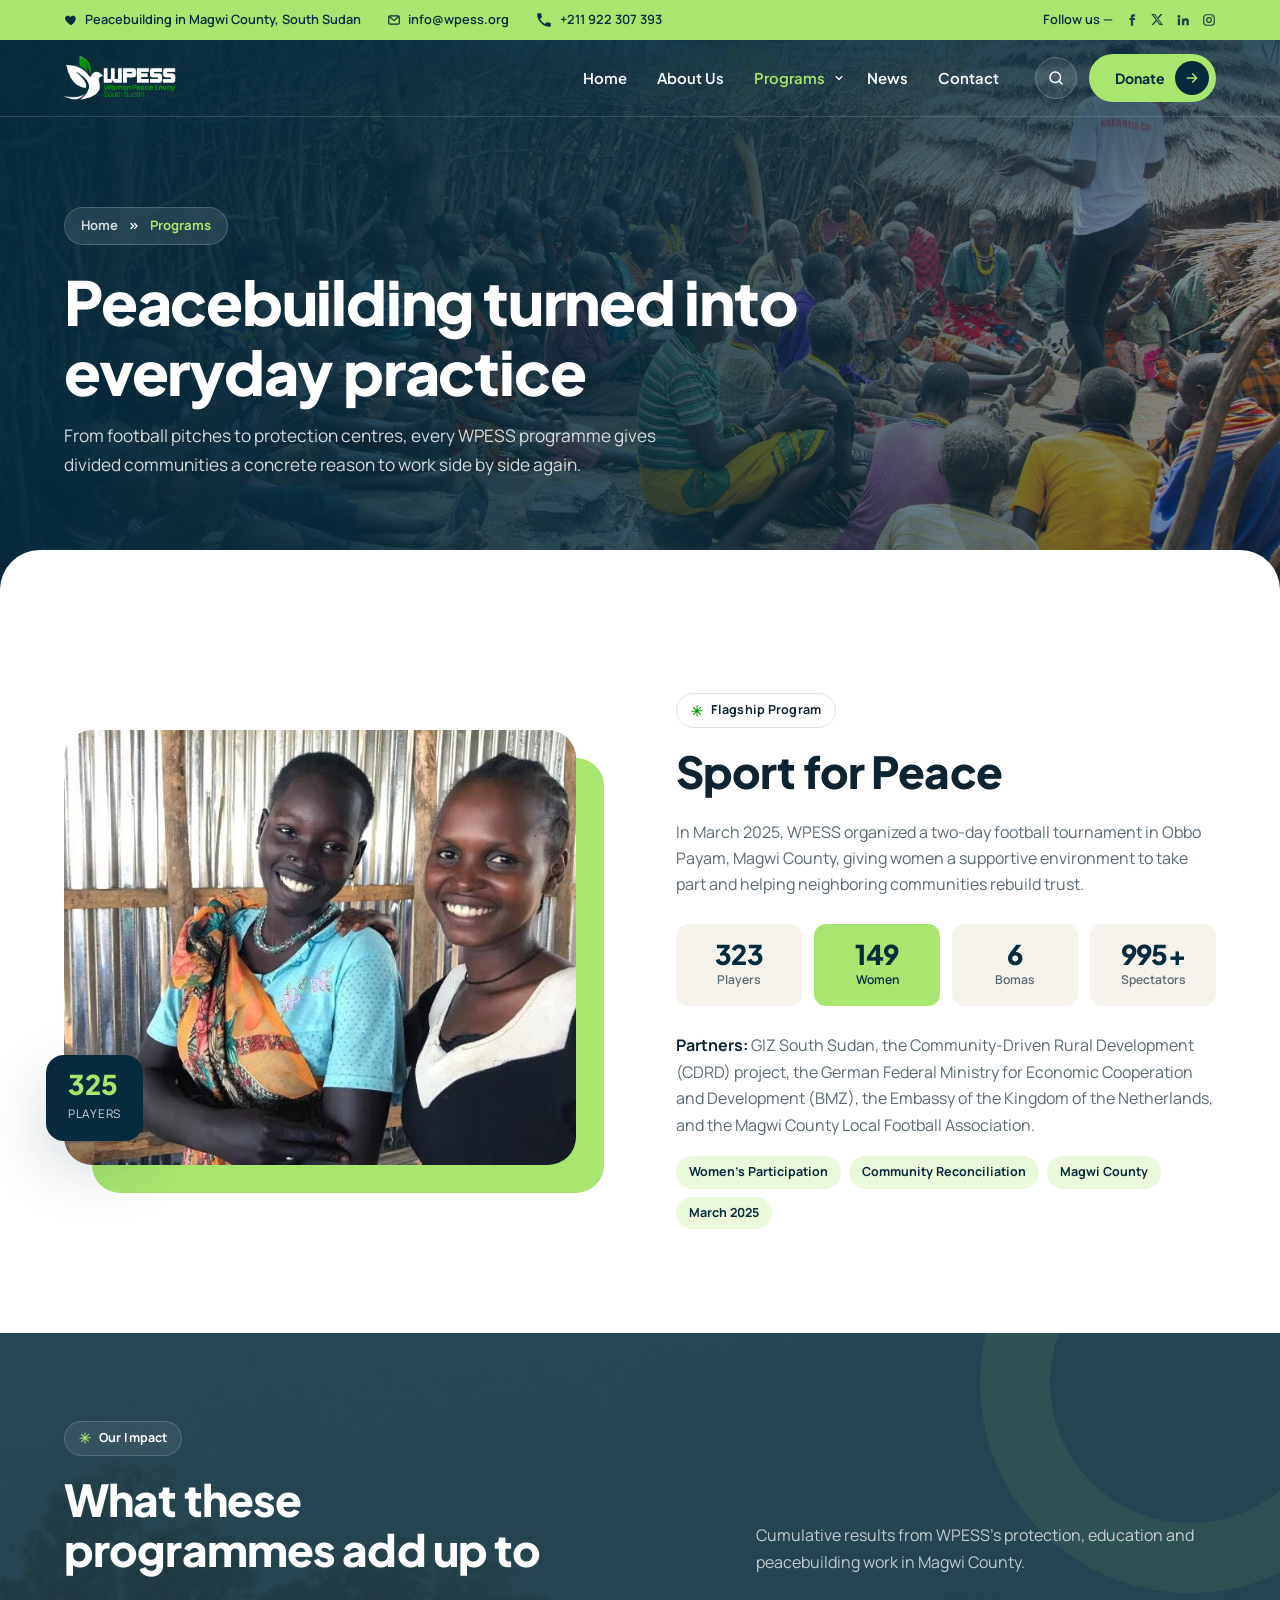
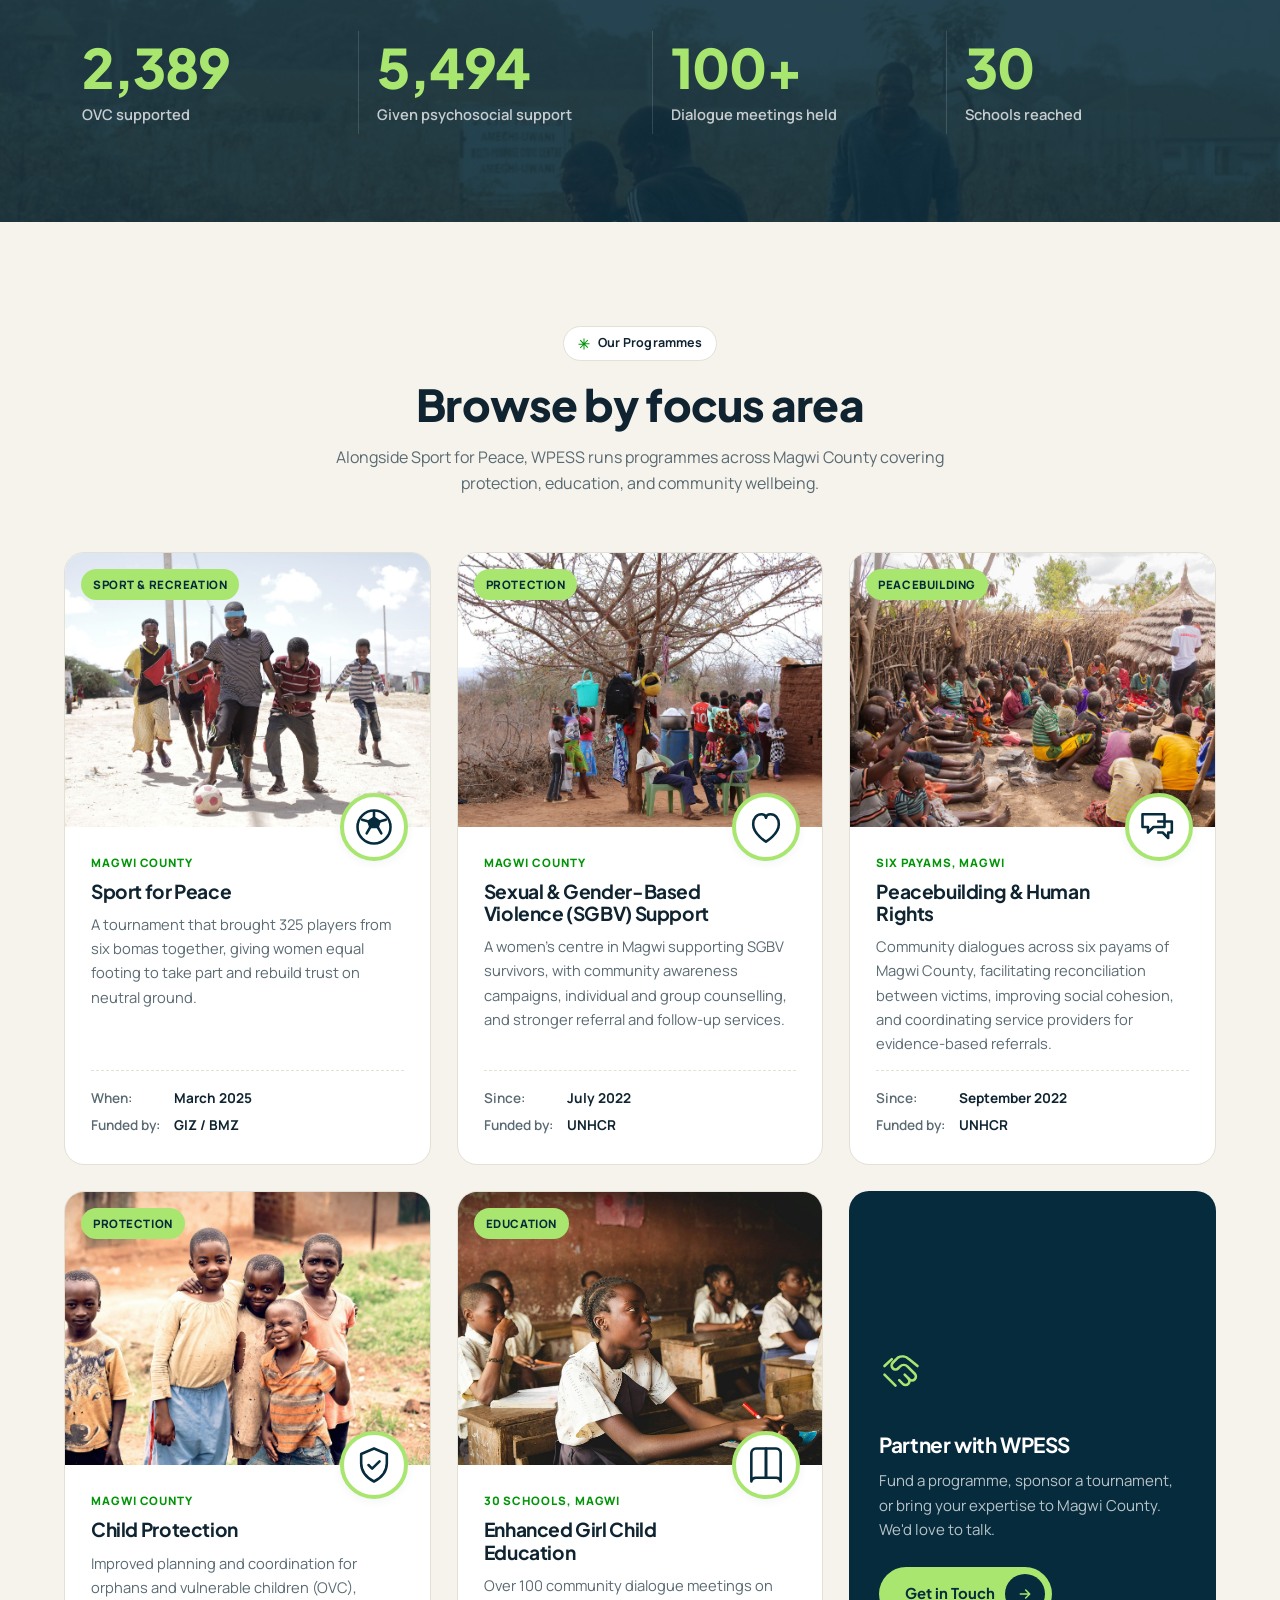
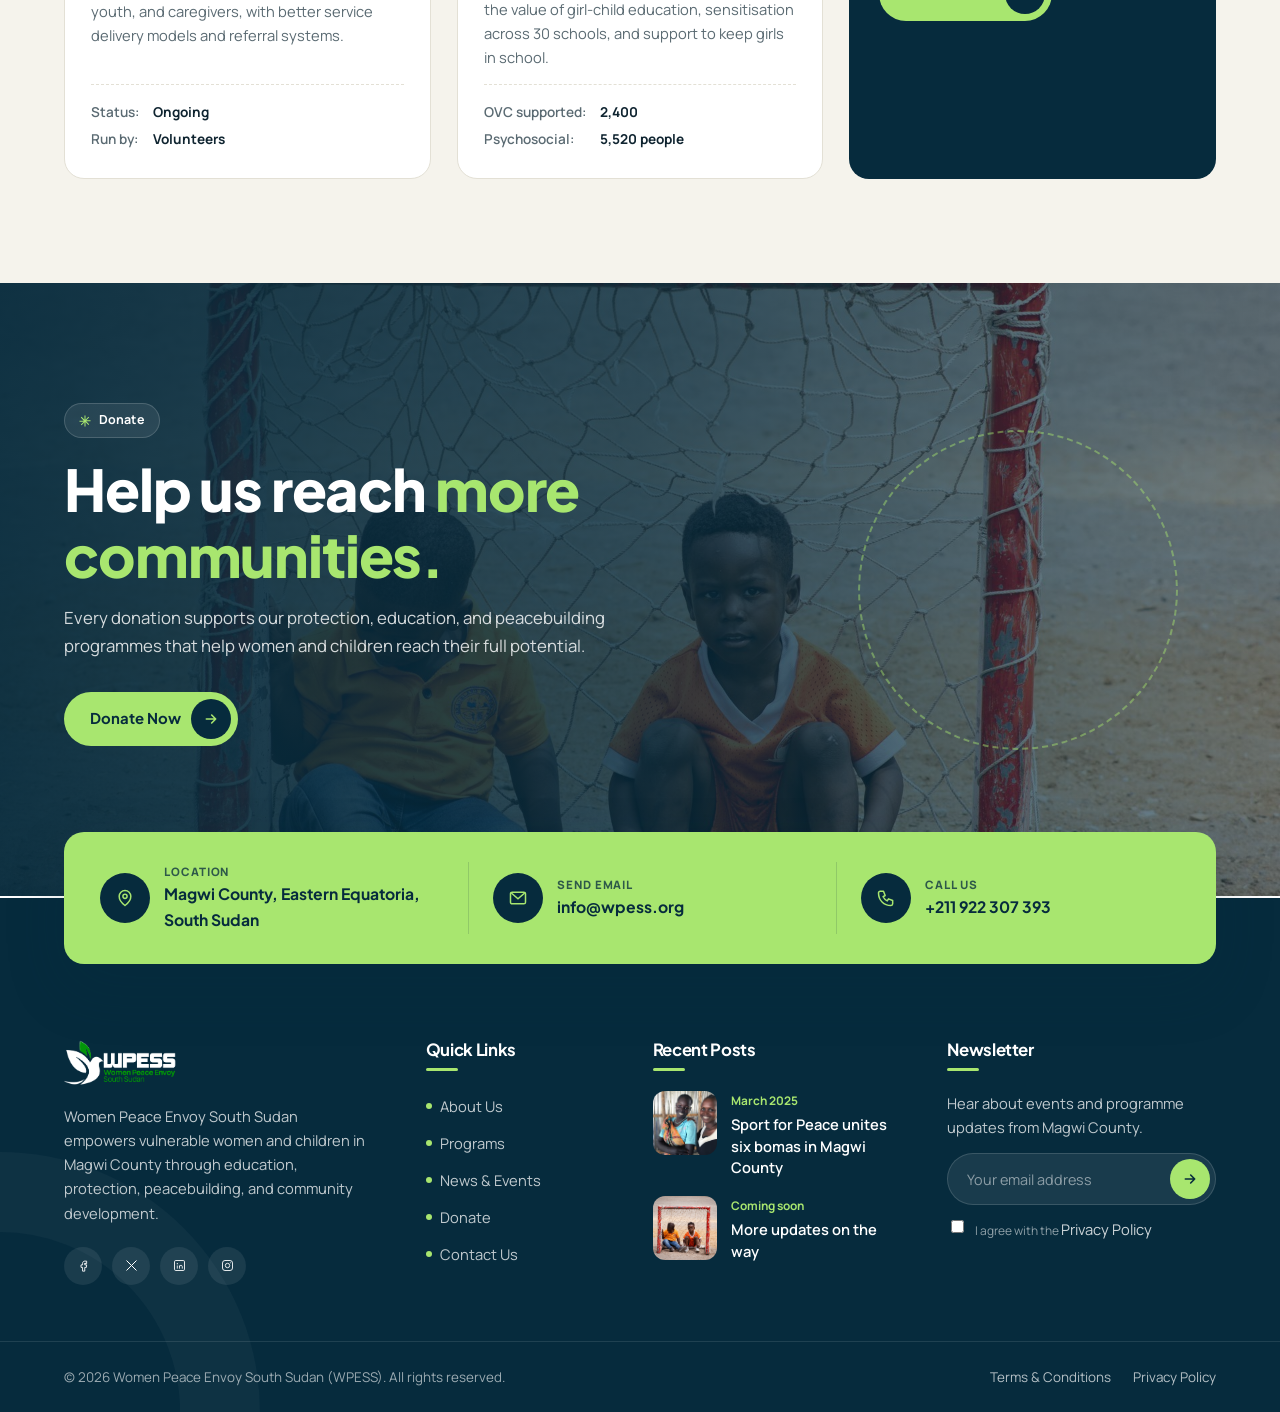
<file: programs/index.html>
<!DOCTYPE html>
<html lang="en">
<head>
<meta charset="UTF-8" />
<meta name="viewport" content="width=device-width, initial-scale=1.0" />
<title>Programs | WPESS</title>
<meta name="description" content="Explore WPESS's peacebuilding programs, including the Sport for Peace tournament in Magwi County." />
<meta name="theme-color" content="#062b3d" />
<link rel="icon" type="image/png" sizes="32x32" href="/images/favicon-32.png" />
<link rel="icon" type="image/png" sizes="16x16" href="/images/favicon-16.png" />
<link rel="apple-touch-icon" sizes="180x180" href="/images/favicon-180.png" />
<link rel="preconnect" href="https://fonts.googleapis.com" />
<link rel="preconnect" href="https://fonts.gstatic.com" crossorigin />
<link href="https://fonts.googleapis.com/css2?family=Manrope:wght@400;500;600;700;800&family=Plus+Jakarta+Sans:wght@600;700;800&display=swap" rel="stylesheet" />
<link rel="stylesheet" href="/css/style.css?v=5" />
</head>
<body>

<div class="preloader" id="preloader" aria-hidden="true">
  <img src="/images/wpess-logo-white.png" alt="" class="preloader-logo" />
  <span class="preloader-ring"></span>
</div>

<header class="site-header">
  <div class="topbar">
    <div class="container topbar-inner">
      <div class="topbar-info">
        <span><svg width="14" height="14" viewBox="0 0 24 24" fill="currentColor" aria-hidden="true"><path d="M12 21s-7.5-4.6-9.6-9.3C.9 8.2 3 4.5 6.6 4.5c2.1 0 3.6 1.2 4.4 2.5.8-1.3 2.3-2.5 4.4-2.5 3.6 0 5.7 3.7 4.2 7.2C19.5 16.4 12 21 12 21Z"/></svg> Peacebuilding in Magwi County, South Sudan</span>
        <a href="mailto:info@wpess.org" class="hide-md"><svg width="14" height="14" viewBox="0 0 24 24" fill="none" stroke="currentColor" stroke-width="2" aria-hidden="true"><rect x="3" y="5" width="18" height="14" rx="2"/><path d="m4 6 8 7 8-7"/></svg> info@wpess.org</a>
        <a href="tel:+211922307393" class="hide-md"><svg width="18" height="18" viewBox="0 0 24 24" fill="currentColor" aria-hidden="true"><path d="M6.6 10.8a15.5 15.5 0 0 0 6.6 6.6l2.2-2.2c.3-.3.7-.4 1-.2 1.1.4 2.3.6 3.6.6.6 0 1 .4 1 1V20c0 .6-.4 1-1 1A17 17 0 0 1 3 4c0-.6.4-1 1-1h3.5c.6 0 1 .4 1 1 0 1.3.2 2.5.6 3.6.1.3 0 .7-.2 1l-2.3 2.2Z"/></svg> +211 922 307 393</a>
      </div>
      <!-- TODO: link these to WPESS's real social media accounts -->
      <div class="topbar-social">
        <span>Follow us &mdash;</span>
        <a href="#" aria-label="Facebook"><svg width="14" height="14" viewBox="0 0 24 24" fill="currentColor"><path d="M14 8.5V6.8c0-.8.5-1 1-1h2.3V2.2H14c-3.2 0-4 2.4-4 4v2.3H7.7V12H10v10h4V12h3l.5-3.5H14Z"/></svg></a><a href="#" aria-label="X / Twitter"><svg width="13" height="13" viewBox="0 0 24 24" fill="currentColor"><path d="M17.8 2h3.4l-7.4 8.5L22.5 22h-6.8l-5.3-7-6.1 7H.9l7.9-9.1L.5 2h7l4.8 6.4L17.8 2Zm-1.2 18h1.9L6.5 3.9h-2L16.6 20Z"/></svg></a><a href="#" aria-label="LinkedIn"><svg width="14" height="14" viewBox="0 0 24 24" fill="currentColor"><path d="M4.98 3.5a2.5 2.5 0 1 1 0 5 2.5 2.5 0 0 1 0-5ZM3 9.5h4V21H3V9.5Zm6.5 0h3.8v1.6h.1c.5-1 1.8-2 3.8-2 4 0 4.8 2.6 4.8 6V21h-4v-5.2c0-1.2 0-2.9-1.8-2.9s-2 1.4-2 2.8V21h-4V9.5Z"/></svg></a><a href="#" aria-label="Instagram"><svg width="14" height="14" viewBox="0 0 24 24" fill="none" stroke="currentColor" stroke-width="2"><rect x="3" y="3" width="18" height="18" rx="5"/><circle cx="12" cy="12" r="4"/><circle cx="17.5" cy="6.5" r="1" fill="currentColor" stroke="none"/></svg></a>
      </div>
    </div>
  </div>
  <div class="nav-shell">
    <div class="container nav-wrap">
      <a href="/" class="brand">
        <img src="/images/wpess-logo.png" alt="WPESS: Women Peace Envoy South Sudan" class="brand-logo brand-logo-color" />
        <img src="/images/wpess-logo-white.png" alt="WPESS: Women Peace Envoy South Sudan" class="brand-logo brand-logo-white" />
      </a>
      <div class="nav-right">
        <div class="nav-links-wrap">
          <ul class="nav-links">
            <li><a href="/">Home</a></li>
            <li><a href="/about/">About Us</a></li>
            <li class="has-mega">
              <a href="/programs/" class="active">Programs</a>
              <button class="mega-toggle" aria-label="Toggle Programs menu" aria-expanded="false">
                <svg width="12" height="12" viewBox="0 0 24 24" fill="none"><path d="m6 9 6 6 6-6" stroke="currentColor" stroke-width="2.4" stroke-linecap="round" stroke-linejoin="round"/></svg>
              </button>
              <div class="mega-menu">
                <div class="mega-grid">
                  <div class="mega-col">
                    <h4>Our Approach</h4>
                    <ul>
                      <li><a href="/about/">Dialogue</a></li>
                      <li><a href="/about/">Sport &amp; Community Bonding</a></li>
                      <li><a href="/about/">Women's Leadership</a></li>
                    </ul>
                  </div>
                  <div class="mega-col mega-feature">
                    <span class="tag">Featured Program</span>
                    <h4>Sport for Peace</h4>
                    <p>325 players, 6 bomas, one tournament that rebuilt trust in Magwi County.</p>
                    <a href="/programs/" class="mega-feature-link">Read the story &rarr;</a>
                  </div>
                  <div class="mega-col">
                    <h4>Get Involved</h4>
                    <ul>
                      <li><a href="/donate/">Donate</a></li>
                      <li><a href="/contact/">Volunteer</a></li>
                      <li><a href="/contact/">Partner With Us</a></li>
                    </ul>
                  </div>
                </div>
              </div>
            </li>
            <li><a href="/news/">News</a></li>
            <li><a href="/contact/">Contact</a></li>
          </ul>
        </div>
        <div class="nav-actions">
          <div class="nav-search">
            <button class="search-toggle" aria-label="Search" aria-expanded="false">
              <svg width="18" height="18" viewBox="0 0 24 24" fill="none"><circle cx="11" cy="11" r="7" stroke="currentColor" stroke-width="2"/><path d="m20 20-3.5-3.5" stroke="currentColor" stroke-width="2" stroke-linecap="round"/></svg>
            </button>
            <div class="nav-search-panel">
              <input type="search" class="nav-search-input" placeholder="Search the site" aria-label="Search the site" />
              <div class="nav-search-results"></div>
            </div>
          </div>
          <a href="/donate/" class="btn btn-pill" aria-label="Donate"><span class="btn-label">Donate</span><span class="btn-ico"><svg width="16" height="16" viewBox="0 0 24 24" fill="none" stroke="currentColor" stroke-width="2.4" stroke-linecap="round" stroke-linejoin="round" aria-hidden="true"><path d="M5 12h14M13 6l6 6-6 6"/></svg></span></a>
          <button class="nav-toggle" aria-label="Toggle navigation" aria-expanded="false">
            <span></span><span></span><span></span>
          </button>
        </div>
      </div>
    </div>
  </div>
</header>

<main>
<section class="page-hero" style="--hero-img:url('/images/stock/community-gathering.jpg')">
  <div class="container">
    <div class="breadcrumb"><a href="/">Home</a> <svg width="12" height="12" viewBox="0 0 24 24" fill="none" stroke="currentColor" stroke-width="2.6" stroke-linecap="round" stroke-linejoin="round" aria-hidden="true"><path d="m6 17 5-5-5-5M13 17l5-5-5-5"/></svg> <span>Programs</span></div>
    <h1>Peacebuilding turned into everyday practice</h1>
    <p>From football pitches to protection centres, every WPESS programme gives divided communities a concrete reason to work side by side again.</p>
  </div>
</section>

<section>
  <div class="container">
    <div class="feature-split">
      <div class="media-stack">
        <div class="feature-media">
          <img src="/images/girls.avif" alt="Two young women who took part in WPESS's Sport for Peace tournament" />
        </div>
        <div class="media-badge">
          <div><strong>325</strong><span>Players</span></div>
        </div>
      </div>
      <div>
        <span class="eyebrow">Flagship Program</span>
        <h2>Sport for Peace</h2>
        <p>In March 2025, WPESS organized a two-day football tournament in Obbo Payam, Magwi County, giving women a supportive environment to take part and helping neighboring communities rebuild trust.</p>
        <div class="flagship-stats">
          <div>
            <div class="stat-number" data-count="325">0</div>
            <div class="stat-label">Players</div>
          </div>
          <div>
            <div class="stat-number" data-count="150">0</div>
            <div class="stat-label">Women</div>
          </div>
          <div>
            <div class="stat-number" data-count="6">0</div>
            <div class="stat-label">Bomas</div>
          </div>
          <div>
            <div class="stat-number" data-count="1000" data-suffix="+">0</div>
            <div class="stat-label">Spectators</div>
          </div>
        </div>
        <p><strong>Partners:</strong> GIZ South Sudan, the Community-Driven Rural Development (CDRD) project, the German Federal Ministry for Economic Cooperation and Development (BMZ), the Embassy of the Kingdom of the Netherlands, and the Magwi County Local Football Association.</p>
        <div class="tag-list">
          <span class="tag">Women's Participation</span>
          <span class="tag">Community Reconciliation</span>
          <span class="tag">Magwi County</span>
          <span class="tag">March 2025</span>
        </div>
      </div>
    </div>
  </div>
</section>

<section class="stats-band" style="--band-img:url('/images/stock/sunset-football.jpg')">
  <div class="container">
    <div class="section-head">
      <div>
        <span class="eyebrow on-dark">Our Impact</span>
        <h2>What these programmes add up to</h2>
      </div>
      <p style="color:rgba(255,255,255,.72);">Cumulative results from WPESS's protection, education and peacebuilding work in Magwi County.</p>
    </div>
    <div class="stats-grid">
      <div>
        <div class="stat-number" data-count="2400">0</div>
        <div class="stat-label">OVC supported</div>
      </div>
      <div>
        <div class="stat-number" data-count="5520">0</div>
        <div class="stat-label">Given psychosocial support</div>
      </div>
      <div>
        <div class="stat-number" data-count="100" data-suffix="+">0</div>
        <div class="stat-label">Dialogue meetings held</div>
      </div>
      <div>
        <div class="stat-number" data-count="30">0</div>
        <div class="stat-label">Schools reached</div>
      </div>
    </div>
  </div>
</section>

<section class="bg-cream">
  <div class="container">
    <div class="section-heading">
      <span class="eyebrow">Our Programmes</span>
      <h2>Browse by focus area</h2>
      <p>Alongside Sport for Peace, WPESS runs programmes across Magwi County covering protection, education, and community wellbeing.</p>
    </div>
    <div class="cause-grid">
      <article class="cause-card">
        <div class="cause-media">
          <img src="/images/stock/street-football.jpg" alt="Young people playing football on a sandy street" loading="lazy" />
          <span class="cause-tag">Sport &amp; Recreation</span>
          <a href="/donate/" class="btn btn-lime">Support this work</a>
        </div>
        <div class="cause-body">
          <span class="cause-badge"><svg width="44" height="44" viewBox="0 0 24 24" fill="none" stroke="currentColor" stroke-width="1.4" stroke-linecap="round" aria-hidden="true"><circle cx="12" cy="12" r="9"/><path d="M12 7l3 2-1 3h-4l-1-3 3-2Z" fill="currentColor"/><path d="M12 7V3.5M15 9l3.5-1M14 12l2 3.5M10 12l-2 3.5M9 9 5.5 8"/></svg></span>
          <span class="cause-loc">Magwi County</span>
          <h3>Sport for Peace</h3>
          <p>A tournament that brought 325 players from six bomas together, giving women equal footing to take part and rebuild trust on neutral ground.</p>
          <dl class="cause-meta">
            <dt>When:</dt><dd>March 2025</dd>
            <dt>Funded by:</dt><dd>GIZ / BMZ</dd>
          </dl>
        </div>
      </article>
      <article class="cause-card">
        <div class="cause-media">
          <img src="/images/stock/community-tree.jpg" alt="Community members gathered around a tree in a rural village" loading="lazy" />
          <span class="cause-tag">Protection</span>
          <a href="/donate/" class="btn btn-lime">Support this work</a>
        </div>
        <div class="cause-body">
          <span class="cause-badge"><svg width="44" height="44" viewBox="0 0 24 24" fill="none" stroke="currentColor" stroke-width="1.4" stroke-linejoin="round" aria-hidden="true"><path d="M12 20s-7-4.2-7-9.5C5 7 7 5 9.5 5c1.2 0 2.4.7 2.5 2 .1-1.3 1.3-2 2.5-2C17 5 19 7 19 10.5 19 15.8 12 20 12 20Z"/></svg></span>
          <span class="cause-loc">Magwi County</span>
          <h3>Sexual &amp; Gender-Based Violence (SGBV) Support</h3>
          <p>A women's centre in Magwi supporting SGBV survivors, with community awareness campaigns, individual and group counselling, and stronger referral and follow-up services.</p>
          <dl class="cause-meta">
            <dt>Since:</dt><dd>July 2022</dd>
            <dt>Funded by:</dt><dd>UNHCR</dd>
          </dl>
        </div>
      </article>
      <article class="cause-card">
        <div class="cause-media">
          <img src="/images/stock/community-gathering.jpg" alt="A community meeting under thatched shelters in a rural village" loading="lazy" />
          <span class="cause-tag">Peacebuilding</span>
          <a href="/donate/" class="btn btn-lime">Support this work</a>
        </div>
        <div class="cause-body">
          <span class="cause-badge"><svg width="44" height="44" viewBox="0 0 24 24" fill="none" stroke="currentColor" stroke-width="1.4" stroke-linejoin="round" aria-hidden="true"><path d="M3 5h12v7H9l-3 3v-3H3V5Z"/><path d="M11 9h8v6h-2v3l-3-3h-3"/></svg></span>
          <span class="cause-loc">Six payams, Magwi</span>
          <h3>Peacebuilding &amp; Human Rights</h3>
          <p>Community dialogues across six payams of Magwi County, facilitating reconciliation between victims, improving social cohesion, and coordinating service providers for evidence-based referrals.</p>
          <dl class="cause-meta">
            <dt>Since:</dt><dd>September 2022</dd>
            <dt>Funded by:</dt><dd>UNHCR</dd>
          </dl>
        </div>
      </article>
      <article class="cause-card">
        <div class="cause-media">
          <img src="/images/stock/village-children.jpg" alt="A group of young children standing together in a village" loading="lazy" />
          <span class="cause-tag">Protection</span>
          <a href="/donate/" class="btn btn-lime">Support this work</a>
        </div>
        <div class="cause-body">
          <span class="cause-badge"><svg width="44" height="44" viewBox="0 0 24 24" fill="none" stroke="currentColor" stroke-width="1.4" stroke-linecap="round" stroke-linejoin="round" aria-hidden="true"><path d="M12 3 5 6v5c0 4.4 3 7.9 7 10 4-2.1 7-5.6 7-10V6l-7-3Z"/><path d="m9 12 2 2 4-4"/></svg></span>
          <span class="cause-loc">Magwi County</span>
          <h3>Child Protection</h3>
          <p>Improved planning and coordination for orphans and vulnerable children (OVC), youth, and caregivers, with better service delivery models and referral systems.</p>
          <dl class="cause-meta">
            <dt>Status:</dt><dd>Ongoing</dd>
            <dt>Run by:</dt><dd>Volunteers</dd>
          </dl>
        </div>
      </article>
      <article class="cause-card">
        <div class="cause-media">
          <img src="/images/stock/classroom.jpg" alt="Pupils working at their desks in a classroom" loading="lazy" />
          <span class="cause-tag">Education</span>
          <a href="/donate/" class="btn btn-lime">Support this work</a>
        </div>
        <div class="cause-body">
          <span class="cause-badge"><svg width="44" height="44" viewBox="0 0 24 24" fill="none" stroke="currentColor" stroke-width="1.4" stroke-linejoin="round" aria-hidden="true"><path d="M4 5.5A2.5 2.5 0 0 1 6.5 3H12v16H6.5A2.5 2.5 0 0 0 4 21V5.5Z"/><path d="M20 5.5A2.5 2.5 0 0 0 17.5 3H12v16h5.5a2.5 2.5 0 0 1 2.5 2V5.5Z"/></svg></span>
          <span class="cause-loc">30 schools, Magwi</span>
          <h3>Enhanced Girl Child Education</h3>
          <p>Over 100 community dialogue meetings on the value of girl-child education, sensitisation across 30 schools, and support to keep girls in school.</p>
          <dl class="cause-meta">
            <dt>OVC supported:</dt><dd>2,400</dd>
            <dt>Psychosocial:</dt><dd>5,520 people</dd>
          </dl>
        </div>
      </article>
      <article class="tri-card is-navy" style="min-height:0; display:flex; flex-direction:column; justify-content:center; padding-bottom:40px;">
        <div class="tri-ico"><svg width="44" height="44" viewBox="0 0 24 24" fill="none" stroke="currentColor" stroke-width="1.4" stroke-linecap="round" stroke-linejoin="round" aria-hidden="true"><path d="m11 17 2 2a1 1 0 1 0 3-3"/><path d="m14 14 2.5 2.5a1 1 0 1 0 3-3l-3.9-3.9a3 3 0 0 0-4.2 0l-.9.9a1 1 0 1 1-3-3l2.8-2.8a5 5 0 0 1 6 .8L21 9.3"/><path d="M3 9.3 7 5.5"/><path d="m3 14 6 6"/></svg></div>
        <h3>Partner with WPESS</h3>
        <p>Fund a programme, sponsor a tournament, or bring your expertise to Magwi County. We'd love to talk.</p>
        <p style="margin-top:24px;"><a href="/contact/" class="btn btn-pill">Get in Touch <span class="btn-ico"><svg width="16" height="16" viewBox="0 0 24 24" fill="none" stroke="currentColor" stroke-width="2.4" stroke-linecap="round" stroke-linejoin="round" aria-hidden="true"><path d="M5 12h14M13 6l6 6-6 6"/></svg></span></a></p>
      </article>
    </div>
  </div>
</section>

<section class="cta-banner" style="--cta-img:url('/images/stock/kids-goal.jpg')">
  <div class="container">
    <span class="eyebrow on-dark">Donate</span>
    <h2>Help us reach <span class="text-lime">more communities.</span></h2>
    <p>Every donation supports our protection, education, and peacebuilding programmes that help women and children reach their full potential.</p>
    <div class="cta-actions">
      <a href="/donate/" class="btn btn-pill">Donate Now <span class="btn-ico"><svg width="16" height="16" viewBox="0 0 24 24" fill="none" stroke="currentColor" stroke-width="2.4" stroke-linecap="round" stroke-linejoin="round" aria-hidden="true"><path d="M5 12h14M13 6l6 6-6 6"/></svg></span></a>
    </div>
  </div>
</section>
</main>

<section class="contact-strip">
  <div class="container">
    <div class="contact-strip-grid">
      <div class="contact-strip-item">
        <span class="contact-strip-icon">
          <svg width="20" height="20" viewBox="0 0 24 24" fill="none"><path d="M12 21s-7-5-7-11a7 7 0 0 1 14 0c0 6-7 11-7 11Z" stroke="#fff" stroke-width="1.8"/><circle cx="12" cy="10" r="2.5" stroke="#fff" stroke-width="1.8"/></svg>
        </span>
        <div>
          <strong>Location</strong>
          <span>Magwi County, Eastern Equatoria, South Sudan</span>
        </div>
      </div>
      <div class="contact-strip-item">
        <span class="contact-strip-icon">
          <svg width="20" height="20" viewBox="0 0 24 24" fill="none"><rect x="3" y="5" width="18" height="14" rx="2" stroke="#fff" stroke-width="1.8"/><path d="m4 6 8 7 8-7" stroke="#fff" stroke-width="1.8"/></svg>
        </span>
        <div>
          <strong>Send Email</strong>
          <a href="mailto:info@wpess.org">info@wpess.org</a>
        </div>
      </div>
      <div class="contact-strip-item">
        <span class="contact-strip-icon">
          <svg width="20" height="20" viewBox="0 0 24 24" fill="none"><path d="M5 4h4l2 5-2.5 1.5a12 12 0 0 0 5 5L15 13l5 2v4a2 2 0 0 1-2 2C9.4 21 3 14.6 3 6a2 2 0 0 1 2-2Z" stroke="#fff" stroke-width="1.8" stroke-linejoin="round"/></svg>
        </span>
        <div>
          <strong>Call Us</strong>
          <a href="tel:+211922307393">+211 922 307 393</a>
        </div>
      </div>
    </div>
  </div>
</section>

<footer class="site-footer">
  <div class="container">
    <div class="footer-grid">
      <div>
        <img src="/images/wpess-logo-white.png" alt="WPESS logo" class="footer-logo" />
        <p class="footer-about">Women Peace Envoy South Sudan empowers vulnerable women and children in Magwi County through education, protection, peacebuilding, and community development.</p>
        <!-- TODO: link these to WPESS's real social media accounts -->
        <div class="social-icons">
          <a href="#" aria-label="Facebook"><svg width="15" height="15" viewBox="0 0 24 24" fill="none"><path d="M14 9h3V5h-3c-2 0-3.5 1.5-3.5 3.5V11H8v4h2.5v6H14v-6h2.6l.4-4h-3V9c0-.6.4-1 1-1Z" stroke="#fff" stroke-width="1.4" stroke-linejoin="round"/></svg></a>
          <a href="#" aria-label="X / Twitter"><svg width="15" height="15" viewBox="0 0 24 24" fill="none"><path d="M4 4l16 16M20 4 4 20" stroke="#fff" stroke-width="1.6"/></svg></a>
          <a href="#" aria-label="LinkedIn"><svg width="15" height="15" viewBox="0 0 24 24" fill="none"><rect x="4" y="4" width="16" height="16" rx="2" stroke="#fff" stroke-width="1.4"/><circle cx="8.5" cy="9" r="1" fill="#fff"/><path d="M8.5 12v5M12 12v5M12 14c0-1.4 1-2.3 2.3-2.3s2.2.9 2.2 2.3v3" stroke="#fff" stroke-width="1.3"/></svg></a>
          <a href="#" aria-label="Instagram"><svg width="15" height="15" viewBox="0 0 24 24" fill="none"><rect x="4" y="4" width="16" height="16" rx="4" stroke="#fff" stroke-width="1.4"/><circle cx="12" cy="12" r="3.5" stroke="#fff" stroke-width="1.4"/><circle cx="16.5" cy="7.5" r="0.8" fill="#fff"/></svg></a>
        </div>
      </div>
      <div>
        <h4>Quick Links</h4>
        <ul class="footer-links">
          <li><a href="/about/">About Us</a></li>
          <li><a href="/programs/">Programs</a></li>
          <li><a href="/news/">News &amp; Events</a></li>
          <li><a href="/donate/">Donate</a></li>
          <li><a href="/contact/">Contact Us</a></li>
        </ul>
      </div>
      <div>
        <h4>Recent Posts</h4>
        <!-- TODO: replace with real recent posts as they're published on the News page -->
        <div class="footer-post">
          <span class="footer-post-thumb"><img src="/images/girls.avif" alt="" loading="lazy" /></span>
          <div>
            <div class="footer-post-meta">March 2025</div>
            <div class="footer-post-title"><a href="/news/">Sport for Peace unites six bomas in Magwi County</a></div>
          </div>
        </div>
        <div class="footer-post">
          <span class="footer-post-thumb"><img src="/images/stock/kids-goal.jpg" alt="" loading="lazy" /></span>
          <div>
            <div class="footer-post-meta">Coming soon</div>
            <div class="footer-post-title"><a href="/news/">More updates on the way</a></div>
          </div>
        </div>
      </div>
      <div>
        <h4>Newsletter</h4>
        <ul>
          <li>Hear about events and programme updates from Magwi County.</li>
        </ul>
        <form data-local-only>
          <div class="newsletter-inline">
            <input type="email" name="email" placeholder="Your email address" required aria-label="Email address" />
            <button type="submit" aria-label="Subscribe"><svg width="16" height="16" viewBox="0 0 24 24" fill="none" stroke="currentColor" stroke-width="2.4" stroke-linecap="round" stroke-linejoin="round" aria-hidden="true"><path d="M5 12h14M13 6l6 6-6 6"/></svg></button>
          </div>
          <label class="newsletter-agree">
            <input type="checkbox" required />
            <span>I agree with the <a href="#" style="color:rgba(255,255,255,0.8);">Privacy Policy</a></span>
          </label>
          <p class="form-status"></p>
        </form>
      </div>
    </div>
  </div>
  <div class="footer-bottom">
    <div class="container footer-bottom-inner">
      <div>&copy; <span id="year"></span> Women Peace Envoy South Sudan (WPESS). All rights reserved.</div>
      <div class="footer-bottom-links">
        <a href="#">Terms &amp; Conditions</a>
        <a href="#">Privacy Policy</a>
      </div>
    </div>
  </div>
</footer>

<script>document.getElementById("year").textContent = new Date().getFullYear();</script>
<script src="/js/script.js?v=4"></script>
</body>
</html>
</file>
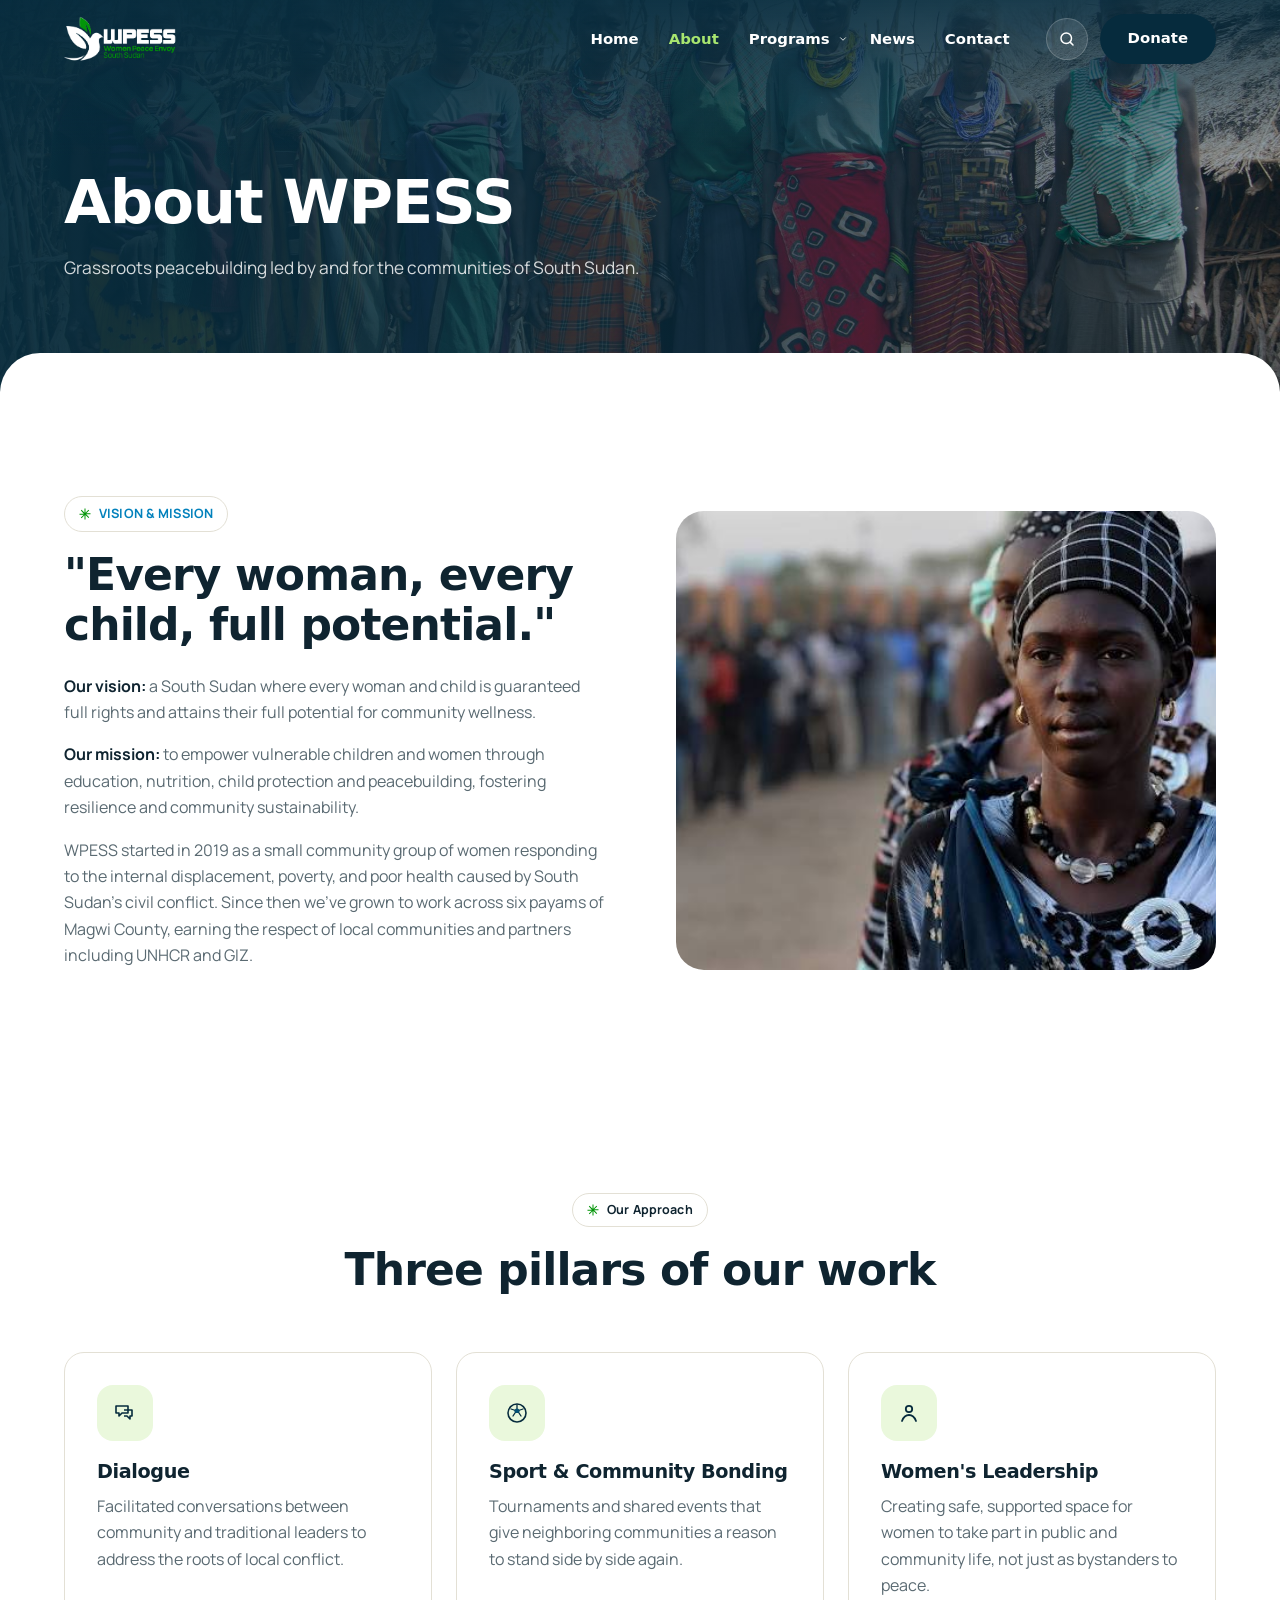
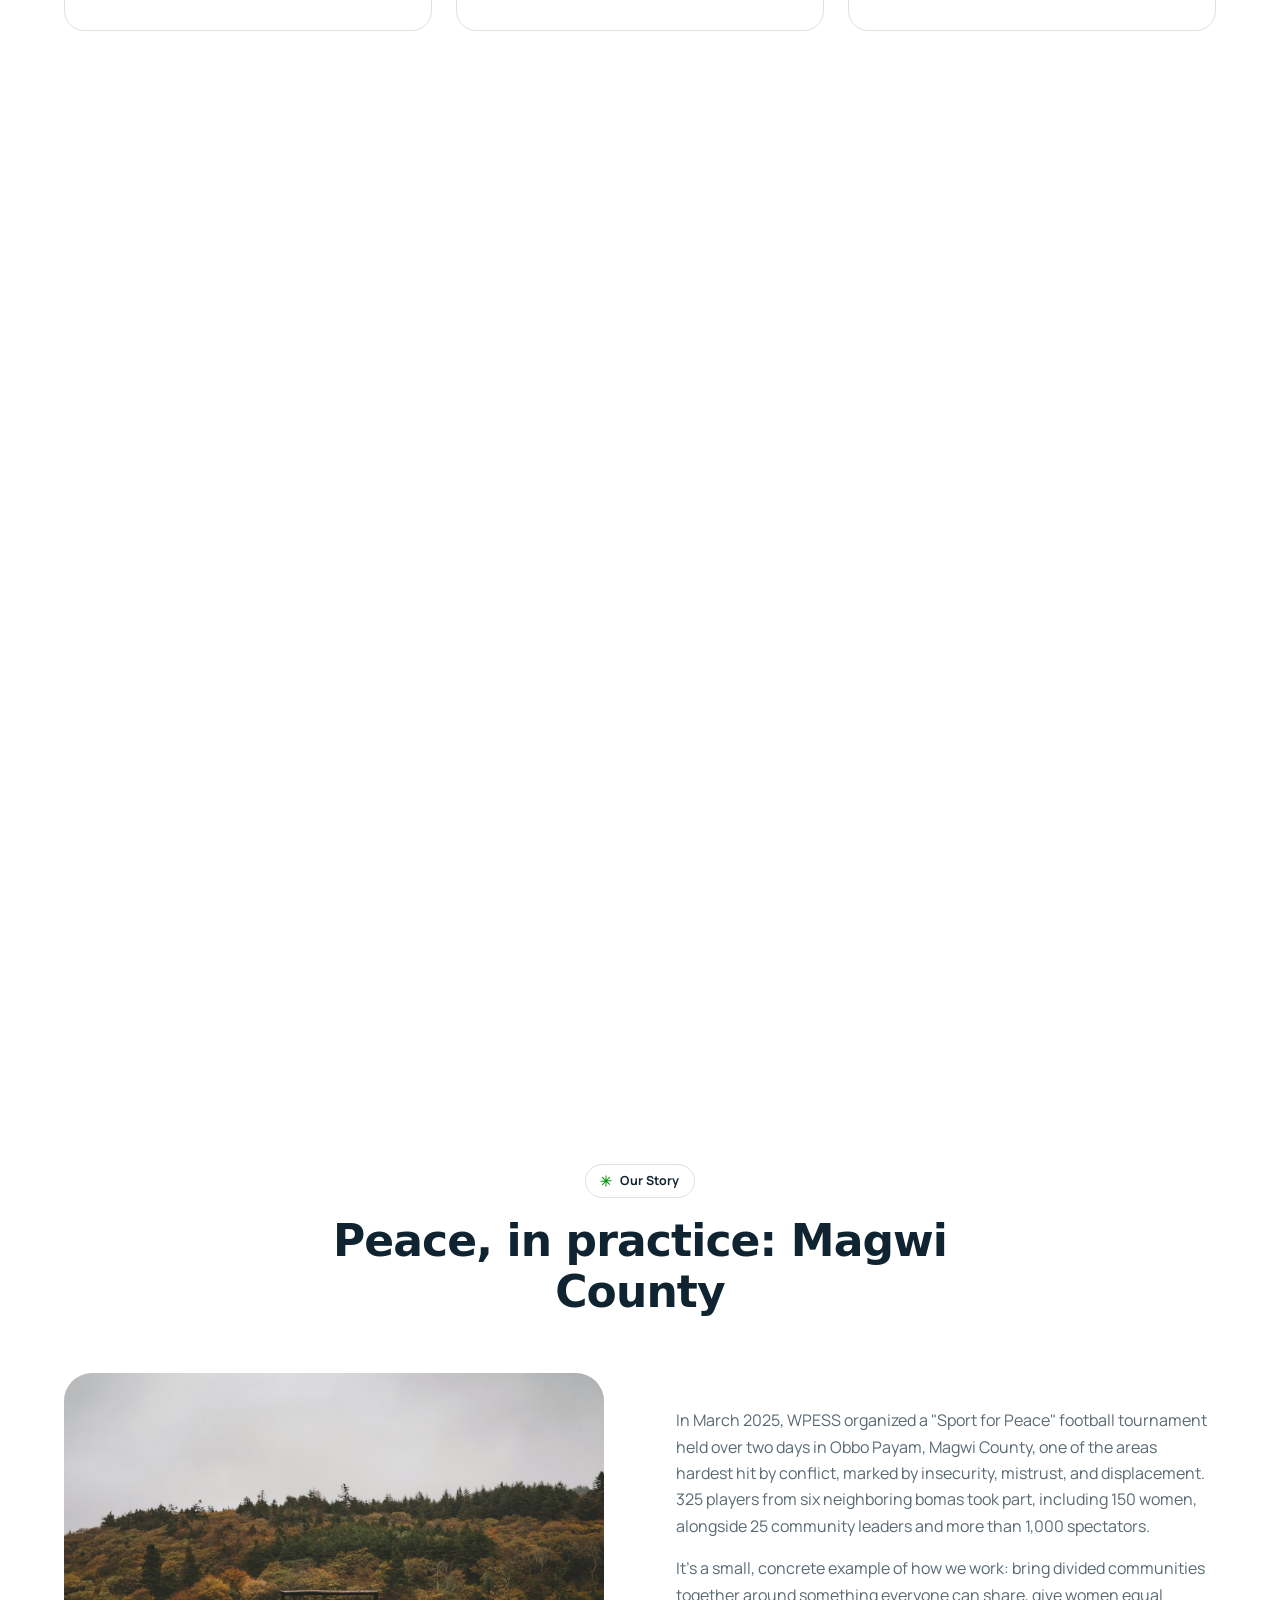
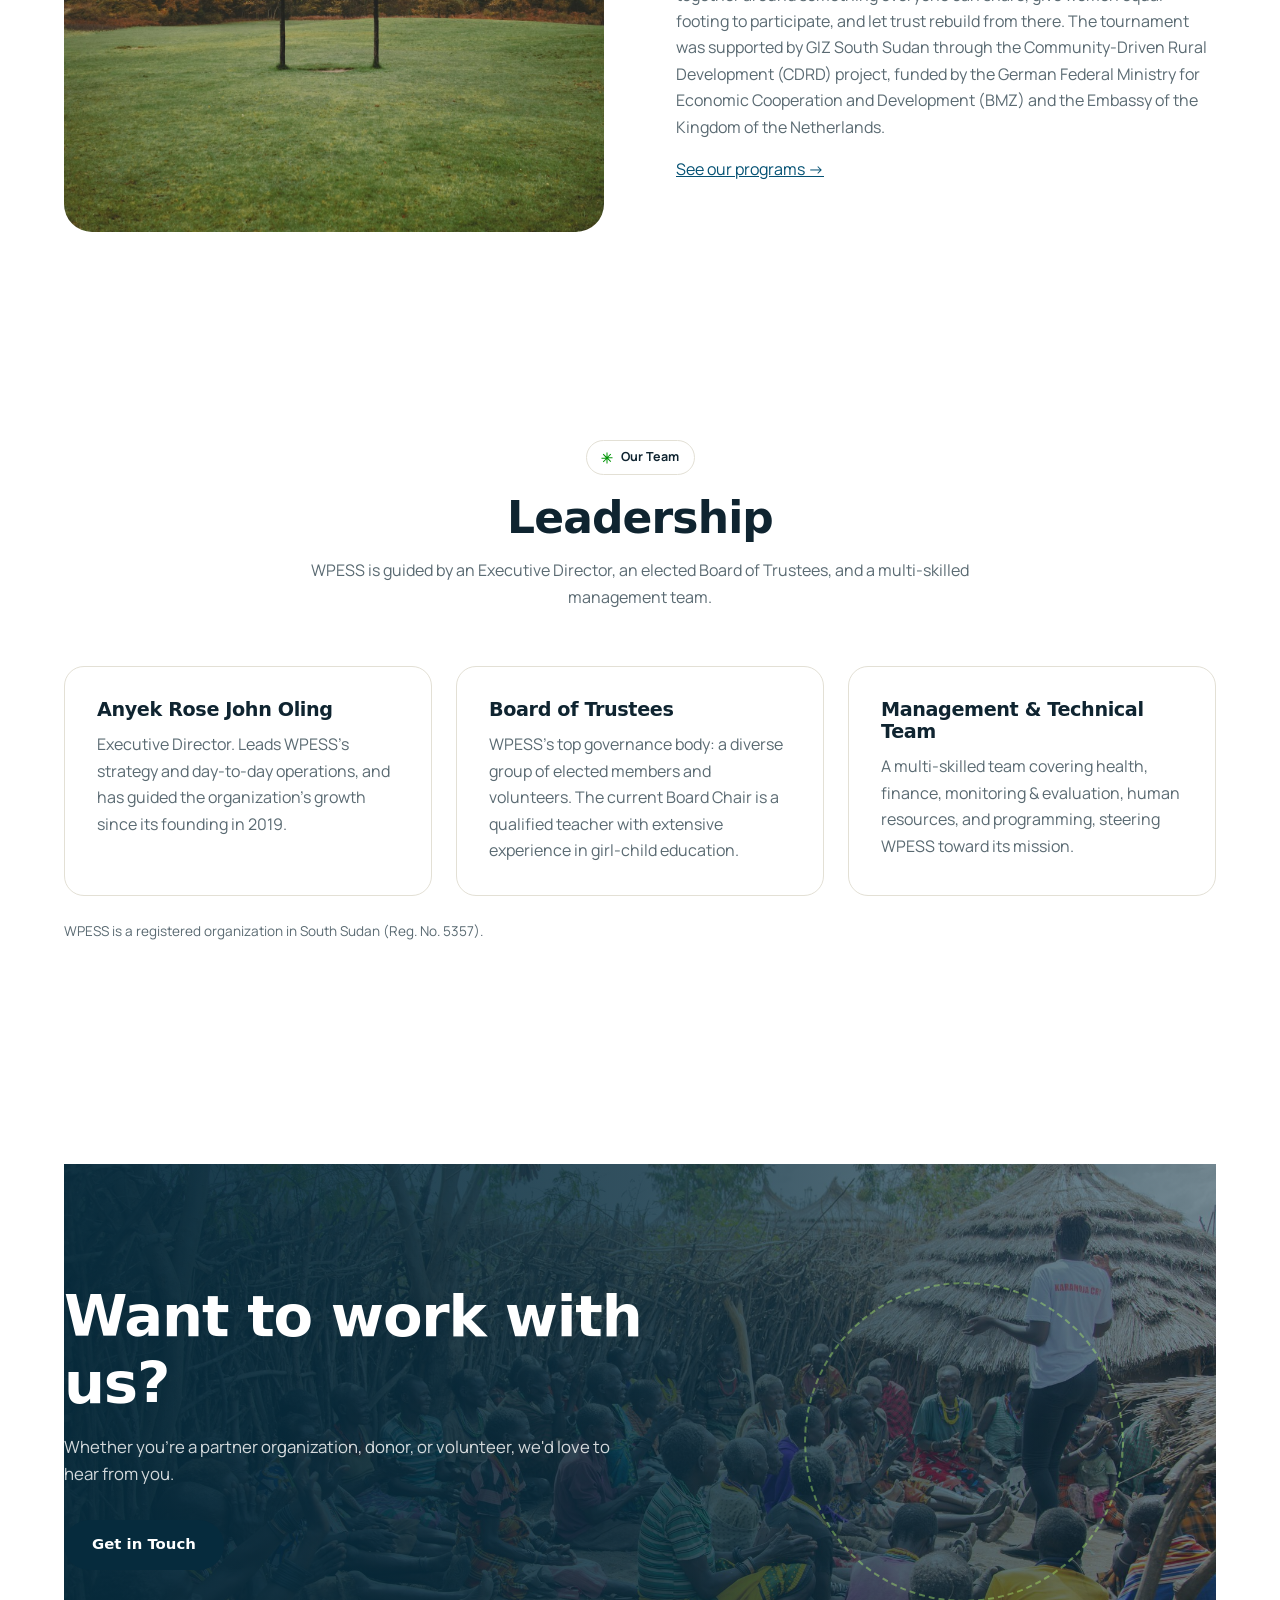
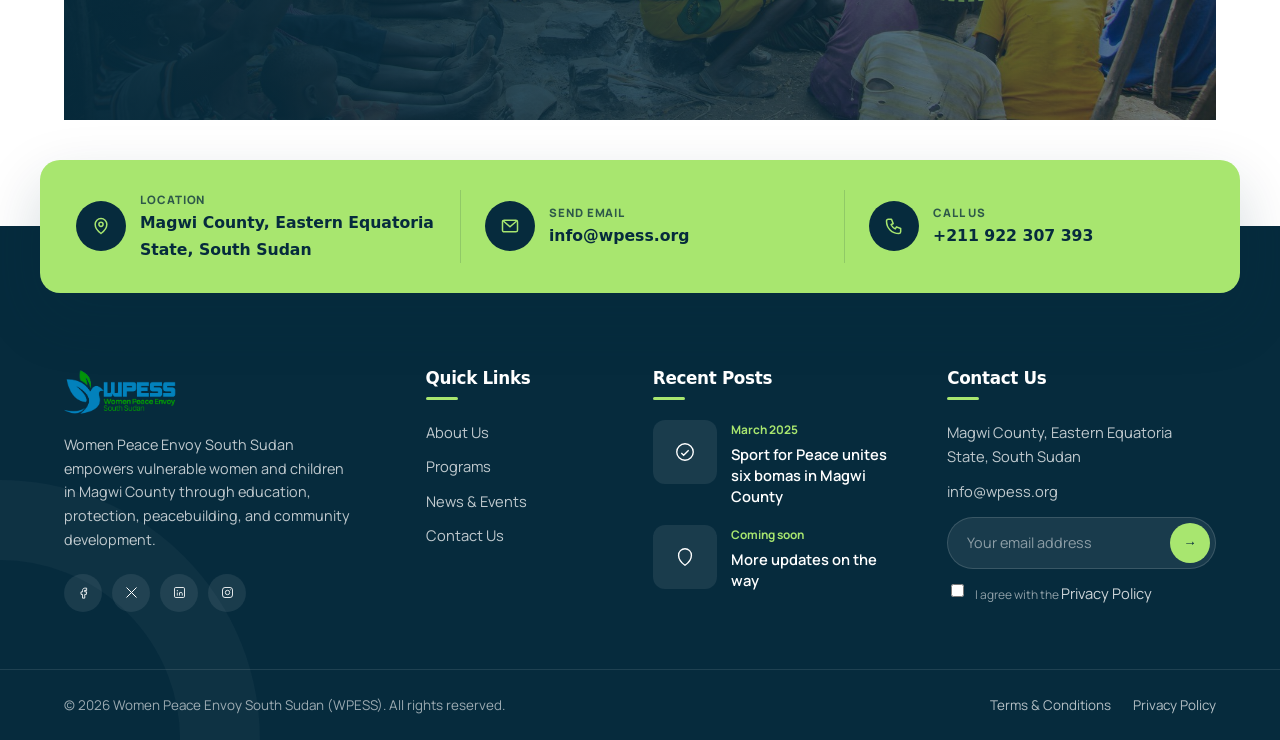
<file: about.html>
<!DOCTYPE html>
<html lang="en">
<head>
<meta charset="UTF-8" />
<meta name="viewport" content="width=device-width, initial-scale=1.0" />
<title>About Us | WPESS</title>
<meta name="description" content="Learn about Women Peace Envoy South Sudan (WPESS) and our approach to peacebuilding in Magwi County and beyond." />
<link rel="icon" type="image/png" sizes="32x32" href="images/favicon-32.png" />
<link rel="icon" type="image/png" sizes="16x16" href="images/favicon-16.png" />
<link rel="apple-touch-icon" sizes="180x180" href="images/favicon-180.png" />
<link rel="preconnect" href="https://fonts.googleapis.com" />
<link rel="preconnect" href="https://fonts.gstatic.com" crossorigin />
<link href="https://fonts.googleapis.com/css2?family=Manrope:wght@400;500;600;700;800&family=Quicksand:wght@600;700&display=swap" rel="stylesheet" />
<link rel="stylesheet" href="css/style.css" />
</head>
<body>

<header class="site-header">
  <div class="container nav-wrap">
    <a href="index.html" class="brand">
      <img src="images/wpess-logo.png" alt="WPESS: Women Peace Envoy South Sudan" class="brand-logo brand-logo-color" />
      <img src="images/wpess-logo-white.png" alt="WPESS: Women Peace Envoy South Sudan" class="brand-logo brand-logo-white" />
    </a>
    <div class="nav-right">
      <div class="nav-links-wrap">
        <ul class="nav-links">
          <li><a href="index.html">Home</a></li>
          <li><a href="about.html" class="active">About</a></li>
          <li class="has-mega">
            <a href="programs.html">Programs</a>
            <button class="mega-toggle" aria-label="Toggle Programs menu" aria-expanded="false">
              <svg width="10" height="10" viewBox="0 0 24 24" fill="none"><path d="m6 9 6 6 6-6" stroke="currentColor" stroke-width="2" stroke-linecap="round" stroke-linejoin="round"/></svg>
            </button>
            <div class="mega-menu">
              <div class="mega-grid">
                <div class="mega-col">
                  <h4>Our Approach</h4>
                  <ul>
                    <li><a href="about.html">Dialogue</a></li>
                    <li><a href="about.html">Sport &amp; Community Bonding</a></li>
                    <li><a href="about.html">Women's Leadership</a></li>
                  </ul>
                </div>
                <div class="mega-col mega-feature">
                  <span class="tag">Featured Program</span>
                  <h4>Sport for Peace</h4>
                  <p>325 players, 6 bomas, one tournament that rebuilt trust in Magwi County.</p>
                  <a href="programs.html" class="mega-feature-link">Read the story →</a>
                </div>
                <div class="mega-col">
                  <h4>Get Involved</h4>
                  <ul>
                    <li><a href="donate.html">Donate</a></li>
                    <li><a href="contact.html">Volunteer</a></li>
                    <li><a href="contact.html">Partner With Us</a></li>
                  </ul>
                </div>
              </div>
            </div>
          </li>
          <li><a href="news.html">News</a></li>
          <li><a href="contact.html">Contact</a></li>
        </ul>
      </div>
      <div class="nav-actions">
        <div class="nav-search">
          <button class="search-toggle" aria-label="Search" aria-expanded="false">
            <svg width="18" height="18" viewBox="0 0 24 24" fill="none"><circle cx="11" cy="11" r="7" stroke="currentColor" stroke-width="2"/><path d="m20 20-3.5-3.5" stroke="currentColor" stroke-width="2" stroke-linecap="round"/></svg>
          </button>
          <div class="nav-search-panel">
            <input type="search" class="nav-search-input" placeholder="Search the site" aria-label="Search the site" />
            <div class="nav-search-results"></div>
          </div>
        </div>
        <a href="donate.html" class="btn btn-secondary">Donate</a>
        <button class="nav-toggle" aria-label="Toggle navigation" aria-expanded="false">
          <span></span><span></span><span></span>
        </button>
      </div>
    </div>
  </div>
</header>

<section class="page-hero">
  <div class="container">
    <h1>About WPESS</h1>
    <p>Grassroots peacebuilding led by and for the communities of South Sudan.</p>
  </div>
</section>

<section>
  <div class="container feature-split">
    <div>
      <span class="eyebrow" style="color:var(--color-primary); font-weight:700; text-transform:uppercase; font-size:0.8rem;">Vision &amp; Mission</span>
      <h2>"Every woman, every child, full potential."</h2>
      <p><strong>Our vision:</strong> a South Sudan where every woman and child is guaranteed full rights and attains their full potential for community wellness.</p>
      <p><strong>Our mission:</strong> to empower vulnerable children and women through education, nutrition, child protection and peacebuilding, fostering resilience and community sustainability.</p>
      <p>WPESS started in 2019 as a small community group of women responding to the internal displacement, poverty, and poor health caused by South Sudan's civil conflict. Since then we've grown to work across six payams of Magwi County, earning the respect of local communities and partners including UNHCR and GIZ.</p>
    </div>
    <div class="feature-media photo">
      <img src="images/woman-1.jpg" alt="A member of the WPESS community in South Sudan" />
    </div>
  </div>
</section>

<section class="stats-bar">
  <div class="container">
    <div class="section-heading">
      <span class="eyebrow">Our Approach</span>
      <h2>Three pillars of our work</h2>
    </div>
    <div class="card-grid">
      <div class="card">
        <div class="icon-badge">
          <svg width="24" height="24" viewBox="0 0 24 24" fill="none"><path d="M3 5h12v7H9l-3 3v-3H3V5Z" stroke="#045173" stroke-width="1.6" stroke-linejoin="round"/><path d="M11 9h8v6h-2v3l-3-3h-3" stroke="#045173" stroke-width="1.6" stroke-linejoin="round"/></svg>
        </div>
        <h3>Dialogue</h3>
        <p>Facilitated conversations between community and traditional leaders to address the roots of local conflict.</p>
      </div>
      <div class="card">
        <div class="icon-badge">
          <svg width="24" height="24" viewBox="0 0 24 24" fill="none"><circle cx="12" cy="12" r="9" stroke="#045173" stroke-width="1.6"/><path d="M12 7l3 2-1 3h-4l-1-3 3-2Z" fill="#045173"/><path d="M12 7V4M15 9l3-1M14 12l2 3M10 12l-2 3M9 9 6 8" stroke="#045173" stroke-width="1.3" stroke-linecap="round"/></svg>
        </div>
        <h3>Sport &amp; Community Bonding</h3>
        <p>Tournaments and shared events that give neighboring communities a reason to stand side by side again.</p>
      </div>
      <div class="card">
        <div class="icon-badge">
          <svg width="24" height="24" viewBox="0 0 24 24" fill="none"><circle cx="12" cy="8" r="3.2" stroke="#045173" stroke-width="1.8"/><path d="M5 20c1.5-4 4.2-6 7-6s5.5 2 7 6" stroke="#045173" stroke-width="1.8" stroke-linecap="round"/></svg>
        </div>
        <h3>Women's Leadership</h3>
        <p>Creating safe, supported space for women to take part in public and community life, not just as bystanders to peace.</p>
      </div>
    </div>
  </div>
</section>

<section>
  <div class="container">
    <div class="section-heading">
      <span class="eyebrow">What Guides Us</span>
      <h2>Our core values</h2>
    </div>
    <div class="card-grid">
      <div class="card">
        <div class="icon-badge">
          <svg width="24" height="24" viewBox="0 0 24 24" fill="none"><path d="M12 20s-7-4.2-7-9.5C5 7 7 5 9.5 5c1.2 0 2.4.7 2.5 2 .1-1.3 1.3-2 2.5-2C17 5 19 7 19 10.5 19 15.8 12 20 12 20Z" stroke="#045173" stroke-width="1.7" stroke-linejoin="round"/></svg>
        </div>
        <h3>Volunteerism</h3>
        <p>The heart and soul of WPESS. We value every volunteer and encourage volunteerism among stakeholders, children, and youth.</p>
      </div>
      <div class="card">
        <div class="icon-badge">
          <svg width="24" height="24" viewBox="0 0 24 24" fill="none"><path d="M7 11V7a5 5 0 0 1 10 0v4" stroke="#045173" stroke-width="1.7"/><rect x="4" y="11" width="16" height="9" rx="2" stroke="#045173" stroke-width="1.7"/></svg>
        </div>
        <h3>Respect</h3>
        <p>We treat the people we serve as our most precious resource, empowering individuals and fostering leadership.</p>
      </div>
      <div class="card">
        <div class="icon-badge">
          <svg width="24" height="24" viewBox="0 0 24 24" fill="none"><path d="M12 4 5 7v5c0 4.4 3 7.6 7 9 4-1.4 7-4.6 7-9V7l-7-3Z" stroke="#045173" stroke-width="1.7" stroke-linejoin="round"/><path d="m9 12 2 2 4-4" stroke="#045173" stroke-width="1.7" stroke-linecap="round" stroke-linejoin="round"/></svg>
        </div>
        <h3>Integrity &amp; Accountability</h3>
        <p>We take personal responsibility for using resources efficiently and achieving measurable results.</p>
      </div>
      <div class="card">
        <div class="icon-badge">
          <svg width="24" height="24" viewBox="0 0 24 24" fill="none"><circle cx="12" cy="8" r="3.5" stroke="#045173" stroke-width="1.7"/><path d="m12 11.5 2.5 8-2.5-1.5-2.5 1.5 2.5-8Z" stroke="#045173" stroke-width="1.7" stroke-linejoin="round"/></svg>
        </div>
        <h3>Professionalism</h3>
        <p>Thorough knowledge of our field, demonstrated skill, and high ethical standards in everything we do.</p>
      </div>
      <div class="card">
        <div class="icon-badge">
          <svg width="24" height="24" viewBox="0 0 24 24" fill="none"><path d="M12 4v16M6 8l-3 5a3.2 3.2 0 0 0 6 0L6 8Zm12 0l-3 5a3.2 3.2 0 0 0 6 0l-3-5ZM4 20h16M6 8h12" stroke="#045173" stroke-width="1.6" stroke-linecap="round" stroke-linejoin="round"/></svg>
        </div>
        <h3>Equity &amp; Fairness</h3>
        <p>Guiding our work with marginalized groups, including the girl child and children with disabilities.</p>
      </div>
      <div class="card">
        <div class="icon-badge">
          <svg width="24" height="24" viewBox="0 0 24 24" fill="none"><path d="M9 18h6M10 21h4M12 3a6 6 0 0 0-3.5 10.9c.5.4.8 1 .8 1.6v.5h5.4v-.5c0-.6.3-1.2.8-1.6A6 6 0 0 0 12 3Z" stroke="#045173" stroke-width="1.7" stroke-linejoin="round"/></svg>
        </div>
        <h3>Innovativeness</h3>
        <p>Encouraging our team to develop new, adaptable approaches to reach our goals.</p>
      </div>
    </div>
  </div>
</section>

<section>
  <div class="container">
    <div class="section-heading">
      <span class="eyebrow">Our Story</span>
      <h2>Peace, in practice: Magwi County</h2>
    </div>
    <div class="feature-split">
      <div class="feature-media photo">
        <img src="images/football-field.jpg" alt="Football pitch" />
      </div>
      <div>
        <p>In March 2025, WPESS organized a "Sport for Peace" football tournament held over two days in Obbo Payam, Magwi County, one of the areas hardest hit by conflict, marked by insecurity, mistrust, and displacement. 325 players from six neighboring bomas took part, including 150 women, alongside 25 community leaders and more than 1,000 spectators.</p>
        <p>It's a small, concrete example of how we work: bring divided communities together around something everyone can share, give women equal footing to participate, and let trust rebuild from there. The tournament was supported by GIZ South Sudan through the Community-Driven Rural Development (CDRD) project, funded by the German Federal Ministry for Economic Cooperation and Development (BMZ) and the Embassy of the Kingdom of the Netherlands.</p>
        <p><a href="programs.html">See our programs →</a></p>
      </div>
    </div>
  </div>
</section>

<section class="stats-bar">
  <div class="container">
    <div class="section-heading">
      <span class="eyebrow">Our Team</span>
      <h2>Leadership</h2>
      <p>WPESS is guided by an Executive Director, an elected Board of Trustees, and a multi-skilled management team.</p>
    </div>
    <div class="card-grid">
      <div class="card">
        <h3>Anyek Rose John Oling</h3>
        <p>Executive Director. Leads WPESS's strategy and day-to-day operations, and has guided the organization's growth since its founding in 2019.</p>
      </div>
      <div class="card">
        <h3>Board of Trustees</h3>
        <p>WPESS's top governance body: a diverse group of elected members and volunteers. The current Board Chair is a qualified teacher with extensive experience in girl-child education.</p>
      </div>
      <div class="card">
        <h3>Management &amp; Technical Team</h3>
        <p>A multi-skilled team covering health, finance, monitoring &amp; evaluation, human resources, and programming, steering WPESS toward its mission.</p>
      </div>
    </div>
    <p class="form-note" style="margin-top:24px;">WPESS is a registered organization in South Sudan (Reg. No. 5357).</p>
  </div>
</section>

<section>
  <div class="container">
    <div class="cta-banner">
      <h2>Want to work with us?</h2>
      <p>Whether you're a partner organization, donor, or volunteer, we'd love to hear from you.</p>
      <a href="contact.html" class="btn btn-secondary">Get in Touch</a>
    </div>
  </div>
</section>

<section class="contact-strip">
  <div class="container contact-strip-grid">
    <div class="contact-strip-item">
      <span class="contact-strip-icon">
        <svg width="20" height="20" viewBox="0 0 24 24" fill="none"><path d="M12 21s-7-5-7-11a7 7 0 0 1 14 0c0 6-7 11-7 11Z" stroke="#fff" stroke-width="1.8"/><circle cx="12" cy="10" r="2.5" stroke="#fff" stroke-width="1.8"/></svg>
      </span>
      <div>
        <strong>Location</strong>
        <span>Magwi County, Eastern Equatoria State, South Sudan</span>
      </div>
    </div>
    <div class="contact-strip-item">
      <span class="contact-strip-icon">
        <svg width="20" height="20" viewBox="0 0 24 24" fill="none"><rect x="3" y="5" width="18" height="14" rx="2" stroke="#fff" stroke-width="1.8"/><path d="m4 6 8 7 8-7" stroke="#fff" stroke-width="1.8"/></svg>
      </span>
      <div>
        <strong>Send Email</strong>
        <span>info@wpess.org</span>
      </div>
    </div>
    <div class="contact-strip-item">
      <span class="contact-strip-icon">
        <svg width="20" height="20" viewBox="0 0 24 24" fill="none"><path d="M5 4h4l2 5-2.5 1.5a12 12 0 0 0 5 5L15 13l5 2v4a2 2 0 0 1-2 2C9.4 21 3 14.6 3 6a2 2 0 0 1 2-2Z" stroke="#fff" stroke-width="1.8" stroke-linejoin="round"/></svg>
      </span>
      <div>
        <strong>Call Us</strong>
        <span>+211 922 307 393</span>
      </div>
    </div>
  </div>
</section>

<footer class="site-footer">
  <div class="container">
    <div class="footer-grid">
      <div>
        <img src="images/wpess-logo.png" alt="WPESS logo" class="footer-logo" />
        <p style="color:rgba(255,255,255,0.75); font-size:0.9rem; max-width:32ch;">Women Peace Envoy South Sudan empowers vulnerable women and children in Magwi County through education, protection, peacebuilding, and community development.</p>
        <!-- TODO: link these to WPESS's real social media accounts -->
        <div class="social-icons">
          <a href="#" aria-label="Facebook"><svg width="15" height="15" viewBox="0 0 24 24" fill="none"><path d="M14 9h3V5h-3c-2 0-3.5 1.5-3.5 3.5V11H8v4h2.5v6H14v-6h2.6l.4-4h-3V9c0-.6.4-1 1-1Z" stroke="#fff" stroke-width="1.4" stroke-linejoin="round"/></svg></a>
          <a href="#" aria-label="X / Twitter"><svg width="15" height="15" viewBox="0 0 24 24" fill="none"><path d="M4 4l16 16M20 4 4 20" stroke="#fff" stroke-width="1.6"/></svg></a>
          <a href="#" aria-label="LinkedIn"><svg width="15" height="15" viewBox="0 0 24 24" fill="none"><rect x="4" y="4" width="16" height="16" rx="2" stroke="#fff" stroke-width="1.4"/><circle cx="8.5" cy="9" r="1" fill="#fff"/><path d="M8.5 12v5M12 12v5M12 14c0-1.4 1-2.3 2.3-2.3s2.2.9 2.2 2.3v3" stroke="#fff" stroke-width="1.3"/></svg></a>
          <a href="#" aria-label="Instagram"><svg width="15" height="15" viewBox="0 0 24 24" fill="none"><rect x="4" y="4" width="16" height="16" rx="4" stroke="#fff" stroke-width="1.4"/><circle cx="12" cy="12" r="3.5" stroke="#fff" stroke-width="1.4"/><circle cx="16.5" cy="7.5" r="0.8" fill="#fff"/></svg></a>
        </div>
      </div>
      <div>
        <h4>Quick Links</h4>
        <ul>
          <li><a href="about.html">About Us</a></li>
          <li><a href="programs.html">Programs</a></li>
          <li><a href="news.html">News &amp; Events</a></li>
          <li><a href="contact.html">Contact Us</a></li>
        </ul>
      </div>
      <div>
        <h4>Recent Posts</h4>
        <!-- TODO: replace with real recent posts as they're published on news.html -->
        <div class="footer-post">
          <span class="footer-post-thumb">
            <svg width="22" height="22" viewBox="0 0 24 24" fill="none"><circle cx="12" cy="12" r="9" stroke="#fff" stroke-width="1.5"/><path d="M8 13l2.5 2.5L16 10" stroke="#fff" stroke-width="1.5"/></svg>
          </span>
          <div>
            <div class="footer-post-meta">March 2025</div>
            <div class="footer-post-title"><a href="news.html" style="color:#fff;text-decoration:none;">Sport for Peace unites six bomas in Magwi County</a></div>
          </div>
        </div>
        <div class="footer-post">
          <span class="footer-post-thumb">
            <svg width="22" height="22" viewBox="0 0 24 24" fill="none"><path d="M12 21s-7-5-7-11a7 7 0 0 1 14 0c0 6-7 11-7 11Z" stroke="#fff" stroke-width="1.5"/></svg>
          </span>
          <div>
            <div class="footer-post-meta">Coming soon</div>
            <div class="footer-post-title"><a href="news.html" style="color:#fff;text-decoration:none;">More updates on the way</a></div>
          </div>
        </div>
      </div>
      <div>
        <h4>Contact Us</h4>
        <ul>
          <li>Magwi County, Eastern Equatoria State, South Sudan</li>
          <li><a href="mailto:info@wpess.org">info@wpess.org</a></li>
        </ul>
        <form data-local-only>
          <div class="newsletter-inline">
            <input type="email" name="email" placeholder="Your email address" required aria-label="Email address" />
            <button type="submit" aria-label="Subscribe">→</button>
          </div>
          <label class="newsletter-agree">
            <input type="checkbox" required style="margin-top:3px;" />
            <span>I agree with the <a href="#" style="color:rgba(255,255,255,0.8);">Privacy Policy</a></span>
          </label>
          <p class="form-status"></p>
        </form>
      </div>
    </div>
  </div>
  <div class="footer-bottom">
    <div class="container footer-bottom-inner">
      <div>&copy; <span id="year"></span> Women Peace Envoy South Sudan (WPESS). All rights reserved.</div>
      <div class="footer-bottom-links">
        <a href="#">Terms &amp; Conditions</a>
        <a href="#">Privacy Policy</a>
      </div>
    </div>
  </div>
</footer>

<script>document.getElementById("year").textContent = new Date().getFullYear();</script>
<script src="js/script.js"></script>
</body>
</html>
</file>
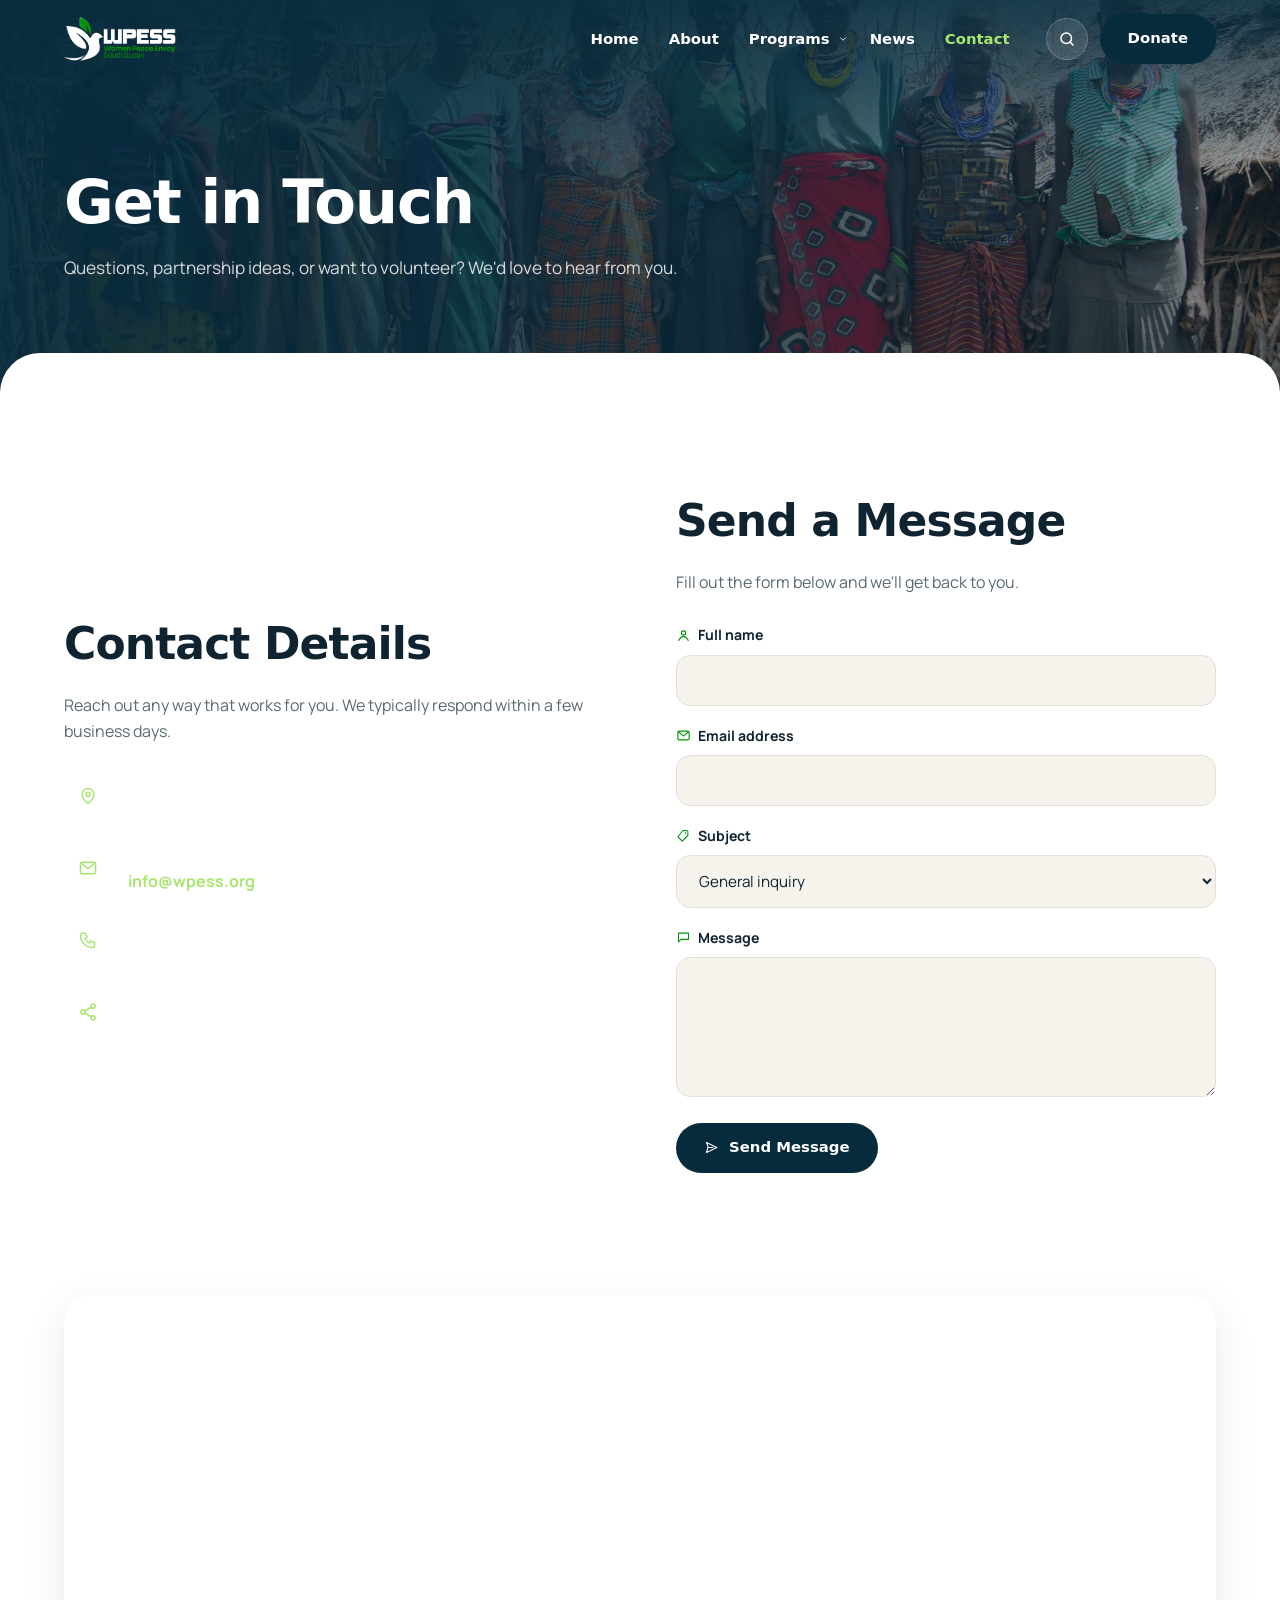
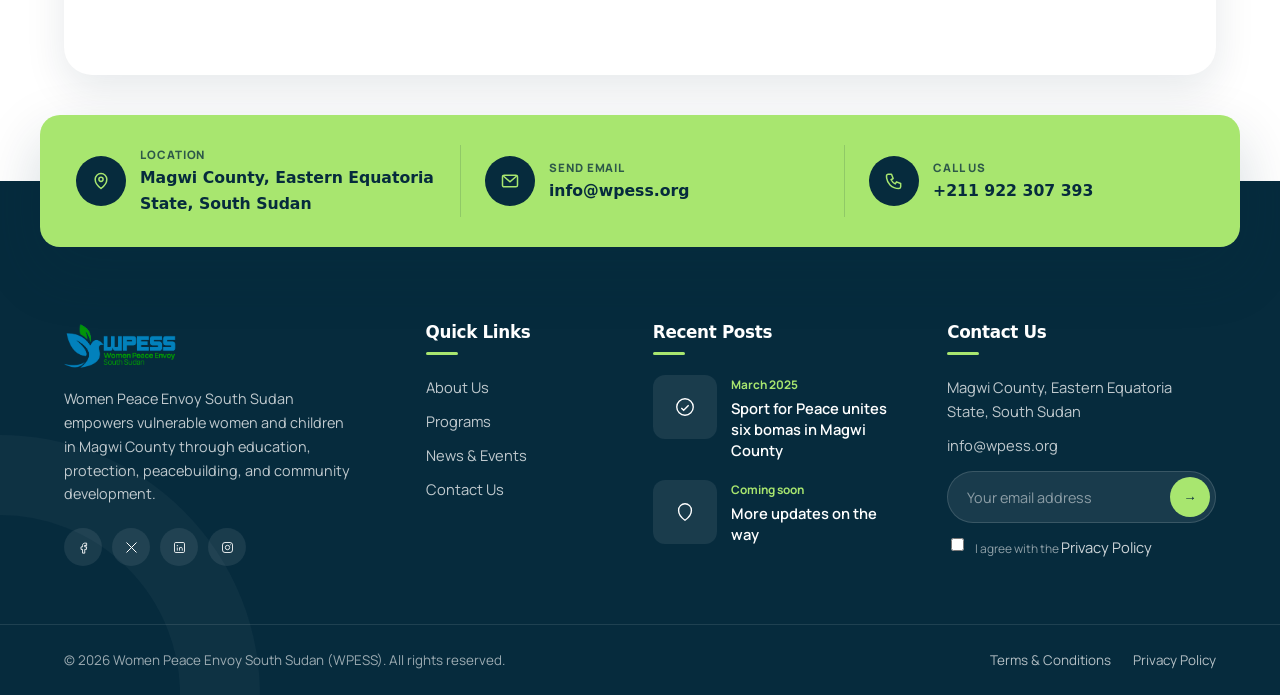
<file: contact.html>
<!DOCTYPE html>
<html lang="en">
<head>
<meta charset="UTF-8" />
<meta name="viewport" content="width=device-width, initial-scale=1.0" />
<title>Contact | WPESS</title>
<meta name="description" content="Get in touch with Women Peace Envoy South Sudan (WPESS)." />
<link rel="icon" type="image/png" sizes="32x32" href="images/favicon-32.png" />
<link rel="icon" type="image/png" sizes="16x16" href="images/favicon-16.png" />
<link rel="apple-touch-icon" sizes="180x180" href="images/favicon-180.png" />
<link rel="preconnect" href="https://fonts.googleapis.com" />
<link rel="preconnect" href="https://fonts.gstatic.com" crossorigin />
<link href="https://fonts.googleapis.com/css2?family=Manrope:wght@400;500;600;700;800&family=Quicksand:wght@600;700&display=swap" rel="stylesheet" />
<link rel="stylesheet" href="css/style.css" />
</head>
<body>

<header class="site-header">
  <div class="container nav-wrap">
    <a href="index.html" class="brand">
      <img src="images/wpess-logo.png" alt="WPESS: Women Peace Envoy South Sudan" class="brand-logo brand-logo-color" />
      <img src="images/wpess-logo-white.png" alt="WPESS: Women Peace Envoy South Sudan" class="brand-logo brand-logo-white" />
    </a>
    <div class="nav-right">
      <div class="nav-links-wrap">
        <ul class="nav-links">
          <li><a href="index.html">Home</a></li>
          <li><a href="about.html">About</a></li>
          <li class="has-mega">
            <a href="programs.html">Programs</a>
            <button class="mega-toggle" aria-label="Toggle Programs menu" aria-expanded="false">
              <svg width="10" height="10" viewBox="0 0 24 24" fill="none"><path d="m6 9 6 6 6-6" stroke="currentColor" stroke-width="2" stroke-linecap="round" stroke-linejoin="round"/></svg>
            </button>
            <div class="mega-menu">
              <div class="mega-grid">
                <div class="mega-col">
                  <h4>Our Approach</h4>
                  <ul>
                    <li><a href="about.html">Dialogue</a></li>
                    <li><a href="about.html">Sport &amp; Community Bonding</a></li>
                    <li><a href="about.html">Women's Leadership</a></li>
                  </ul>
                </div>
                <div class="mega-col mega-feature">
                  <span class="tag">Featured Program</span>
                  <h4>Sport for Peace</h4>
                  <p>325 players, 6 bomas, one tournament that rebuilt trust in Magwi County.</p>
                  <a href="programs.html" class="mega-feature-link">Read the story →</a>
                </div>
                <div class="mega-col">
                  <h4>Get Involved</h4>
                  <ul>
                    <li><a href="donate.html">Donate</a></li>
                    <li><a href="contact.html">Volunteer</a></li>
                    <li><a href="contact.html">Partner With Us</a></li>
                  </ul>
                </div>
              </div>
            </div>
          </li>
          <li><a href="news.html">News</a></li>
          <li><a href="contact.html" class="active">Contact</a></li>
        </ul>
      </div>
      <div class="nav-actions">
        <div class="nav-search">
          <button class="search-toggle" aria-label="Search" aria-expanded="false">
            <svg width="18" height="18" viewBox="0 0 24 24" fill="none"><circle cx="11" cy="11" r="7" stroke="currentColor" stroke-width="2"/><path d="m20 20-3.5-3.5" stroke="currentColor" stroke-width="2" stroke-linecap="round"/></svg>
          </button>
          <div class="nav-search-panel">
            <input type="search" class="nav-search-input" placeholder="Search the site" aria-label="Search the site" />
            <div class="nav-search-results"></div>
          </div>
        </div>
        <a href="donate.html" class="btn btn-secondary">Donate</a>
        <button class="nav-toggle" aria-label="Toggle navigation" aria-expanded="false">
          <span></span><span></span><span></span>
        </button>
      </div>
    </div>
  </div>
</header>

<section class="page-hero">
  <div class="container">
    <h1>Get in Touch</h1>
    <p>Questions, partnership ideas, or want to volunteer? We'd love to hear from you.</p>
  </div>
</section>

<section>
  <div class="container">
    <div class="feature-split contact-grid">
      <div class="contact-card">
        <h2>Contact Details</h2>
        <p class="contact-intro">Reach out any way that works for you. We typically respond within a few business days.</p>
        <div class="contact-detail-list">
          <div class="contact-detail-item">
            <span class="icon-badge">
              <svg width="20" height="20" viewBox="0 0 24 24" fill="none"><path d="M12 21s-7-5-7-11a7 7 0 0 1 14 0c0 6-7 11-7 11Z" stroke="currentColor" stroke-width="1.8"/><circle cx="12" cy="10" r="2.5" stroke="currentColor" stroke-width="1.8"/></svg>
            </span>
            <div>
              <strong>Location</strong>
              <p>Magwi County, Eastern Equatoria State, South Sudan</p>
            </div>
          </div>
          <div class="contact-detail-item">
            <span class="icon-badge">
              <svg width="20" height="20" viewBox="0 0 24 24" fill="none"><rect x="3" y="5" width="18" height="14" rx="2" stroke="currentColor" stroke-width="1.8"/><path d="m4 6 8 7 8-7" stroke="currentColor" stroke-width="1.8"/></svg>
            </span>
            <div>
              <strong>Email</strong>
              <p><a href="mailto:info@wpess.org">info@wpess.org</a></p>
            </div>
          </div>
          <div class="contact-detail-item">
            <span class="icon-badge">
              <svg width="20" height="20" viewBox="0 0 24 24" fill="none"><path d="M5 4h4l2 5-2.5 1.5a12 12 0 0 0 5 5L15 13l5 2v4a2 2 0 0 1-2 2C9.4 21 3 14.6 3 6a2 2 0 0 1 2-2Z" stroke="currentColor" stroke-width="1.8" stroke-linejoin="round"/></svg>
            </span>
            <div>
              <strong>Phone</strong>
              <p>+211 922 307 393</p>
            </div>
          </div>
          <div class="contact-detail-item">
            <span class="icon-badge">
              <svg width="20" height="20" viewBox="0 0 24 24" fill="none"><circle cx="18" cy="5" r="2.5" stroke="currentColor" stroke-width="1.8"/><circle cx="6" cy="12" r="2.5" stroke="currentColor" stroke-width="1.8"/><circle cx="18" cy="19" r="2.5" stroke="currentColor" stroke-width="1.8"/><path d="m8.2 10.8 7.6-4.6M8.2 13.2l7.6 4.6" stroke="currentColor" stroke-width="1.8"/></svg>
            </span>
            <div>
              <strong>Social Media</strong>
              <!-- TODO: link these to WPESS's real social media accounts -->
              <div class="social-icons light">
                <a href="#" aria-label="Facebook"><svg width="15" height="15" viewBox="0 0 24 24" fill="none"><path d="M14 9h3V5h-3c-2 0-3.5 1.5-3.5 3.5V11H8v4h2.5v6H14v-6h2.6l.4-4h-3V9c0-.6.4-1 1-1Z" stroke="currentColor" stroke-width="1.4" stroke-linejoin="round"/></svg></a>
                <a href="#" aria-label="X / Twitter"><svg width="15" height="15" viewBox="0 0 24 24" fill="none"><path d="M4 4l16 16M20 4 4 20" stroke="currentColor" stroke-width="1.6"/></svg></a>
                <a href="#" aria-label="LinkedIn"><svg width="15" height="15" viewBox="0 0 24 24" fill="none"><rect x="4" y="4" width="16" height="16" rx="2" stroke="currentColor" stroke-width="1.4"/><circle cx="8.5" cy="9" r="1" fill="currentColor"/><path d="M8.5 12v5M12 12v5M12 14c0-1.4 1-2.3 2.3-2.3s2.2.9 2.2 2.3v3" stroke="currentColor" stroke-width="1.3"/></svg></a>
                <a href="#" aria-label="Instagram"><svg width="15" height="15" viewBox="0 0 24 24" fill="none"><rect x="4" y="4" width="16" height="16" rx="4" stroke="currentColor" stroke-width="1.4"/><circle cx="12" cy="12" r="3.5" stroke="currentColor" stroke-width="1.4"/><circle cx="16.5" cy="7.5" r="0.8" fill="currentColor"/></svg></a>
              </div>
            </div>
          </div>
        </div>
      </div>
      <div class="contact-card">
        <h2>Send a Message</h2>
        <p class="contact-intro">Fill out the form below and we'll get back to you.</p>
        <!-- This form is front-end only. Connect it to a form backend (e.g. Formspree, Netlify Forms)
             or your own server endpoint to actually receive submissions. -->
        <form class="form-grid" data-local-only>
          <div class="form-field">
            <label for="name">
              <svg width="15" height="15" viewBox="0 0 24 24" fill="none"><circle cx="12" cy="8" r="3.4" stroke="currentColor" stroke-width="1.8"/><path d="M4.5 20c1.6-4.2 4.4-6.3 7.5-6.3s5.9 2.1 7.5 6.3" stroke="currentColor" stroke-width="1.8" stroke-linecap="round"/></svg>
              Full name
            </label>
            <input type="text" id="name" name="name" required />
          </div>
          <div class="form-field">
            <label for="email">
              <svg width="15" height="15" viewBox="0 0 24 24" fill="none"><rect x="3" y="5" width="18" height="14" rx="2" stroke="currentColor" stroke-width="1.8"/><path d="m4 6 8 7 8-7" stroke="currentColor" stroke-width="1.8"/></svg>
              Email address
            </label>
            <input type="email" id="email" name="email" required />
          </div>
          <div class="form-field">
            <label for="subject">
              <svg width="15" height="15" viewBox="0 0 24 24" fill="none"><path d="M11 4h6a2 2 0 0 1 2 2v6L10 21 3 14 11 4Z" stroke="currentColor" stroke-width="1.7" stroke-linejoin="round"/><circle cx="15" cy="8" r="1.3" fill="currentColor"/></svg>
              Subject
            </label>
            <select id="subject" name="subject">
              <option>General inquiry</option>
              <option>Volunteering</option>
              <option>Partnership / funding</option>
              <option>Media inquiry</option>
            </select>
          </div>
          <div class="form-field">
            <label for="message">
              <svg width="15" height="15" viewBox="0 0 24 24" fill="none"><path d="M4 5h16v10H8l-4 4V5Z" stroke="currentColor" stroke-width="1.7" stroke-linejoin="round"/></svg>
              Message
            </label>
            <textarea id="message" name="message" required></textarea>
          </div>
          <div>
            <button type="submit" class="btn btn-secondary">
              <svg width="15" height="15" viewBox="0 0 24 24" fill="none"><path d="M4 20 20.5 12 4 4l2.5 7L4 20Zm2.5-8H14" stroke="#fff" stroke-width="1.7" stroke-linejoin="round" stroke-linecap="round"/></svg>
              Send Message
            </button>
          </div>
          <p class="form-status"></p>
        </form>
      </div>
    </div>
  </div>
</section>

<section class="contact-map-section">
  <div class="container">
    <div class="map-embed">
      <iframe
        src="https://www.google.com/maps?q=Magwi+County,+Eastern+Equatoria+State,+South+Sudan&output=embed"
        width="100%"
        height="380"
        style="border:0;"
        allowfullscreen
        referrerpolicy="no-referrer-when-downgrade"
        title="Map showing WPESS location in Magwi County, South Sudan">
      </iframe>
    </div>
  </div>
</section>

<section class="contact-strip">
  <div class="container contact-strip-grid">
    <div class="contact-strip-item">
      <span class="contact-strip-icon">
        <svg width="20" height="20" viewBox="0 0 24 24" fill="none"><path d="M12 21s-7-5-7-11a7 7 0 0 1 14 0c0 6-7 11-7 11Z" stroke="#fff" stroke-width="1.8"/><circle cx="12" cy="10" r="2.5" stroke="#fff" stroke-width="1.8"/></svg>
      </span>
      <div>
        <strong>Location</strong>
        <span>Magwi County, Eastern Equatoria State, South Sudan</span>
      </div>
    </div>
    <div class="contact-strip-item">
      <span class="contact-strip-icon">
        <svg width="20" height="20" viewBox="0 0 24 24" fill="none"><rect x="3" y="5" width="18" height="14" rx="2" stroke="#fff" stroke-width="1.8"/><path d="m4 6 8 7 8-7" stroke="#fff" stroke-width="1.8"/></svg>
      </span>
      <div>
        <strong>Send Email</strong>
        <span>info@wpess.org</span>
      </div>
    </div>
    <div class="contact-strip-item">
      <span class="contact-strip-icon">
        <svg width="20" height="20" viewBox="0 0 24 24" fill="none"><path d="M5 4h4l2 5-2.5 1.5a12 12 0 0 0 5 5L15 13l5 2v4a2 2 0 0 1-2 2C9.4 21 3 14.6 3 6a2 2 0 0 1 2-2Z" stroke="#fff" stroke-width="1.8" stroke-linejoin="round"/></svg>
      </span>
      <div>
        <strong>Call Us</strong>
        <span>+211 922 307 393</span>
      </div>
    </div>
  </div>
</section>

<footer class="site-footer">
  <div class="container">
    <div class="footer-grid">
      <div>
        <img src="images/wpess-logo.png" alt="WPESS logo" class="footer-logo" />
        <p style="color:rgba(255,255,255,0.75); font-size:0.9rem; max-width:32ch;">Women Peace Envoy South Sudan empowers vulnerable women and children in Magwi County through education, protection, peacebuilding, and community development.</p>
        <!-- TODO: link these to WPESS's real social media accounts -->
        <div class="social-icons">
          <a href="#" aria-label="Facebook"><svg width="15" height="15" viewBox="0 0 24 24" fill="none"><path d="M14 9h3V5h-3c-2 0-3.5 1.5-3.5 3.5V11H8v4h2.5v6H14v-6h2.6l.4-4h-3V9c0-.6.4-1 1-1Z" stroke="#fff" stroke-width="1.4" stroke-linejoin="round"/></svg></a>
          <a href="#" aria-label="X / Twitter"><svg width="15" height="15" viewBox="0 0 24 24" fill="none"><path d="M4 4l16 16M20 4 4 20" stroke="#fff" stroke-width="1.6"/></svg></a>
          <a href="#" aria-label="LinkedIn"><svg width="15" height="15" viewBox="0 0 24 24" fill="none"><rect x="4" y="4" width="16" height="16" rx="2" stroke="#fff" stroke-width="1.4"/><circle cx="8.5" cy="9" r="1" fill="#fff"/><path d="M8.5 12v5M12 12v5M12 14c0-1.4 1-2.3 2.3-2.3s2.2.9 2.2 2.3v3" stroke="#fff" stroke-width="1.3"/></svg></a>
          <a href="#" aria-label="Instagram"><svg width="15" height="15" viewBox="0 0 24 24" fill="none"><rect x="4" y="4" width="16" height="16" rx="4" stroke="#fff" stroke-width="1.4"/><circle cx="12" cy="12" r="3.5" stroke="#fff" stroke-width="1.4"/><circle cx="16.5" cy="7.5" r="0.8" fill="#fff"/></svg></a>
        </div>
      </div>
      <div>
        <h4>Quick Links</h4>
        <ul>
          <li><a href="about.html">About Us</a></li>
          <li><a href="programs.html">Programs</a></li>
          <li><a href="news.html">News &amp; Events</a></li>
          <li><a href="contact.html">Contact Us</a></li>
        </ul>
      </div>
      <div>
        <h4>Recent Posts</h4>
        <!-- TODO: replace with real recent posts as they're published on news.html -->
        <div class="footer-post">
          <span class="footer-post-thumb">
            <svg width="22" height="22" viewBox="0 0 24 24" fill="none"><circle cx="12" cy="12" r="9" stroke="#fff" stroke-width="1.5"/><path d="M8 13l2.5 2.5L16 10" stroke="#fff" stroke-width="1.5"/></svg>
          </span>
          <div>
            <div class="footer-post-meta">March 2025</div>
            <div class="footer-post-title"><a href="news.html" style="color:#fff;text-decoration:none;">Sport for Peace unites six bomas in Magwi County</a></div>
          </div>
        </div>
        <div class="footer-post">
          <span class="footer-post-thumb">
            <svg width="22" height="22" viewBox="0 0 24 24" fill="none"><path d="M12 21s-7-5-7-11a7 7 0 0 1 14 0c0 6-7 11-7 11Z" stroke="#fff" stroke-width="1.5"/></svg>
          </span>
          <div>
            <div class="footer-post-meta">Coming soon</div>
            <div class="footer-post-title"><a href="news.html" style="color:#fff;text-decoration:none;">More updates on the way</a></div>
          </div>
        </div>
      </div>
      <div>
        <h4>Contact Us</h4>
        <ul>
          <li>Magwi County, Eastern Equatoria State, South Sudan</li>
          <li><a href="mailto:info@wpess.org">info@wpess.org</a></li>
        </ul>
        <form data-local-only>
          <div class="newsletter-inline">
            <input type="email" name="email" placeholder="Your email address" required aria-label="Email address" />
            <button type="submit" aria-label="Subscribe">→</button>
          </div>
          <label class="newsletter-agree">
            <input type="checkbox" required style="margin-top:3px;" />
            <span>I agree with the <a href="#" style="color:rgba(255,255,255,0.8);">Privacy Policy</a></span>
          </label>
          <p class="form-status"></p>
        </form>
      </div>
    </div>
  </div>
  <div class="footer-bottom">
    <div class="container footer-bottom-inner">
      <div>&copy; <span id="year"></span> Women Peace Envoy South Sudan (WPESS). All rights reserved.</div>
      <div class="footer-bottom-links">
        <a href="#">Terms &amp; Conditions</a>
        <a href="#">Privacy Policy</a>
      </div>
    </div>
  </div>
</footer>

<script>document.getElementById("year").textContent = new Date().getFullYear();</script>
<script src="js/script.js"></script>
</body>
</html>
</file>
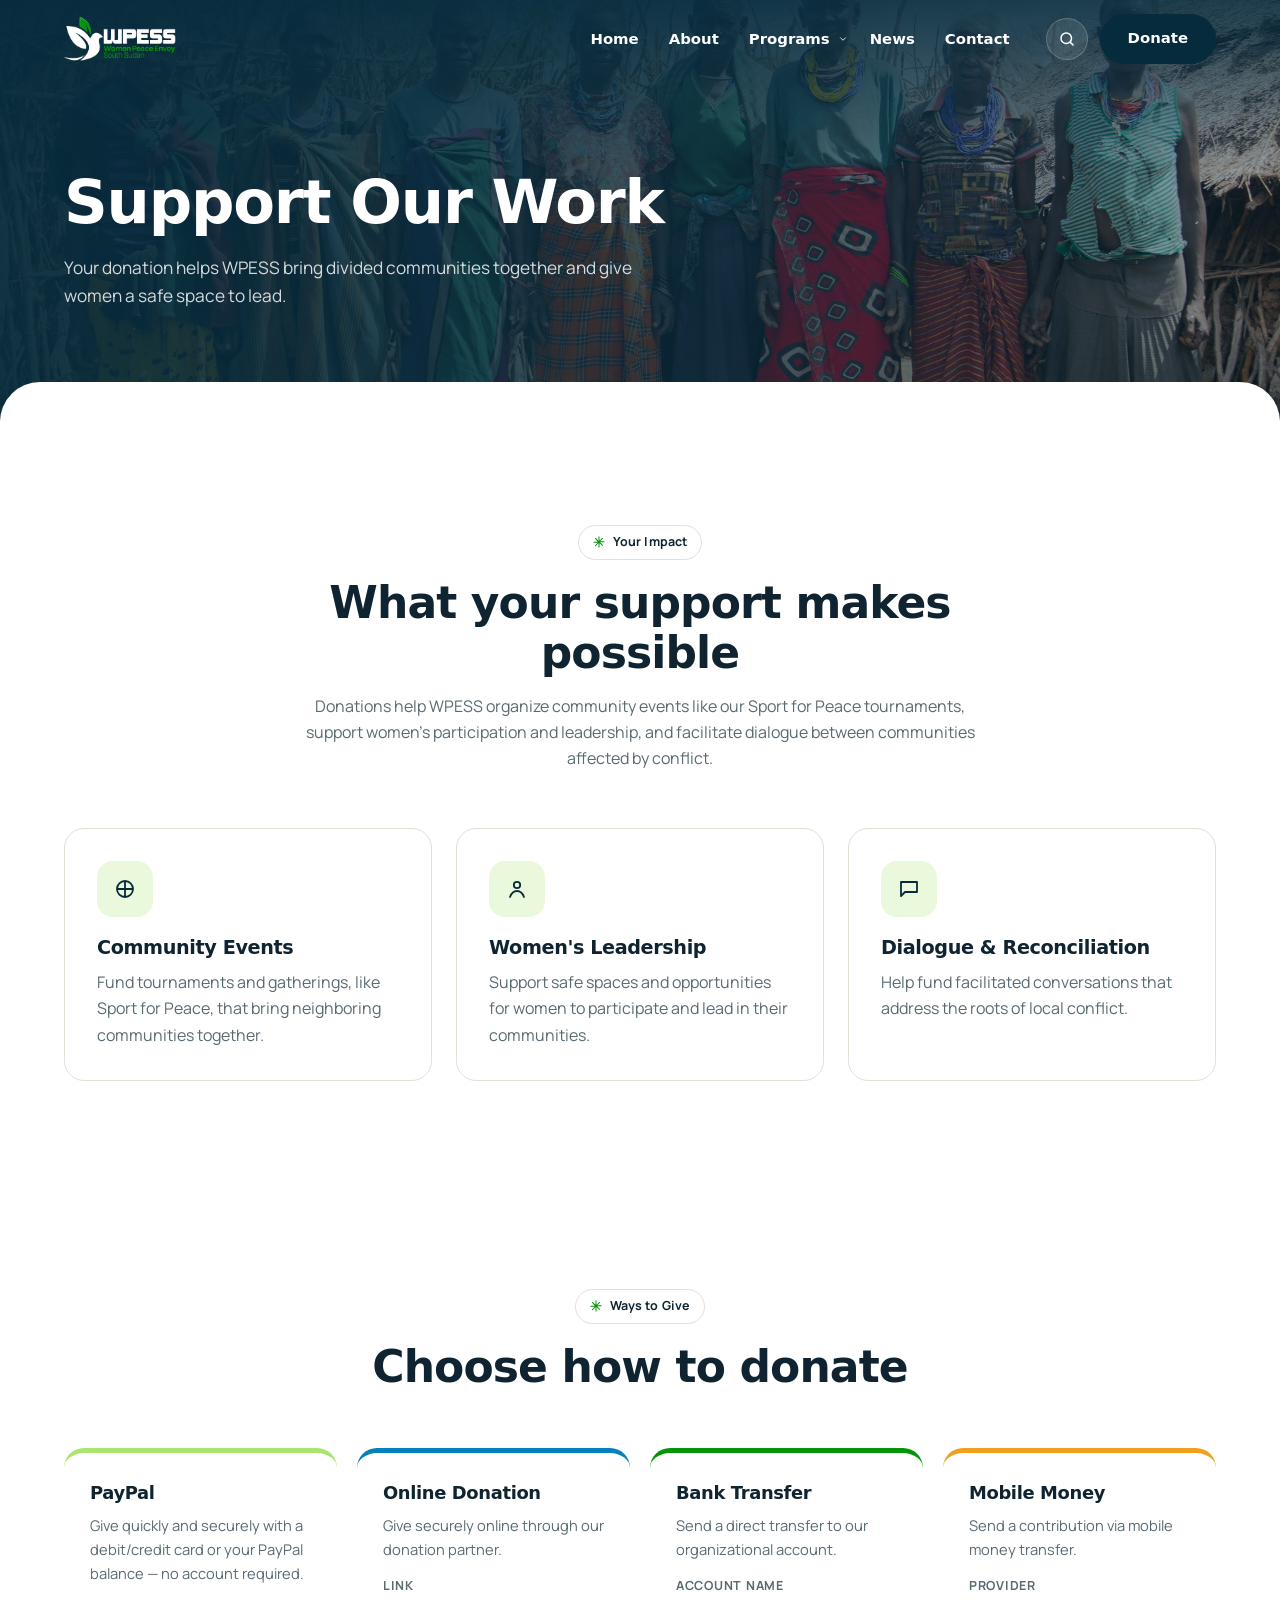
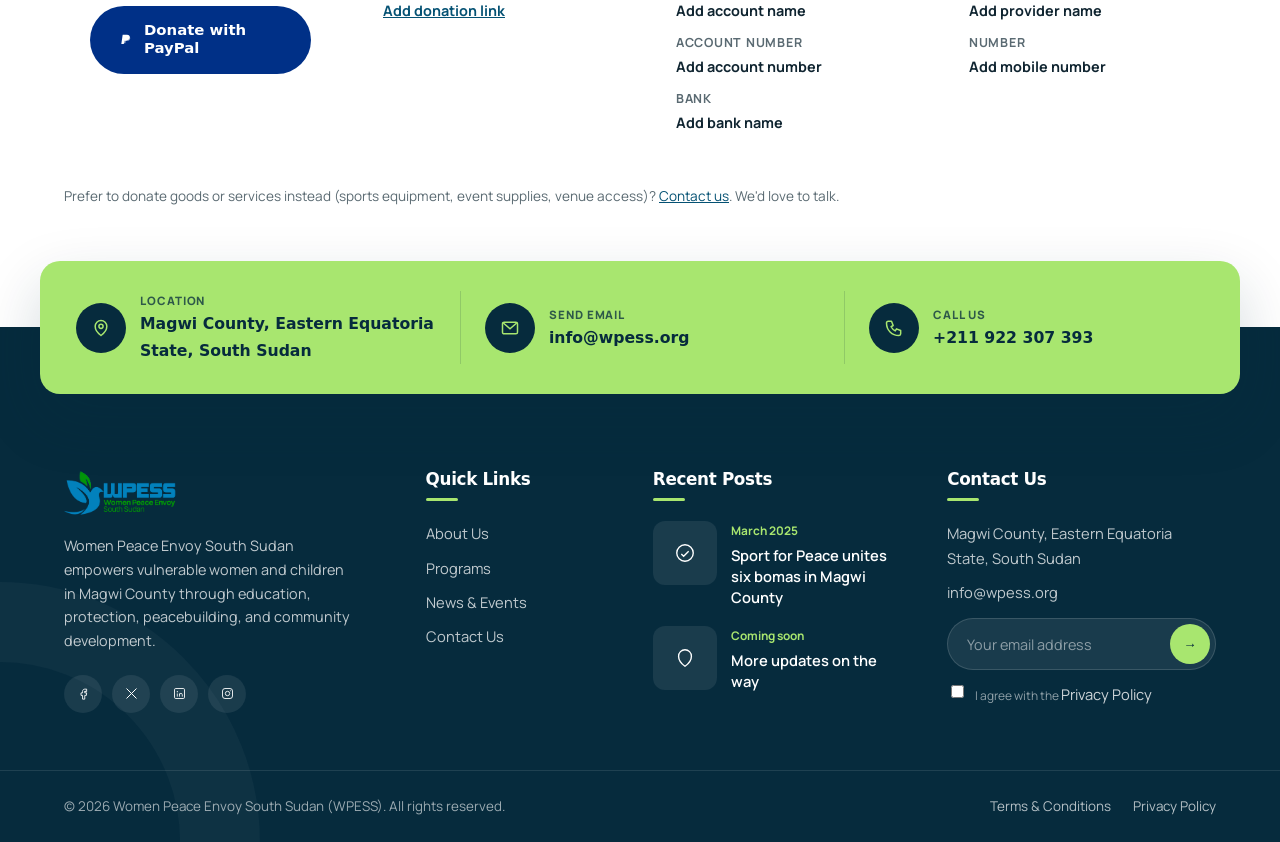
<file: donate.html>
<!DOCTYPE html>
<html lang="en">
<head>
<meta charset="UTF-8" />
<meta name="viewport" content="width=device-width, initial-scale=1.0" />
<title>Donate | WPESS</title>
<meta name="description" content="Support WPESS's peacebuilding work in South Sudan through a donation." />
<link rel="icon" type="image/png" sizes="32x32" href="images/favicon-32.png" />
<link rel="icon" type="image/png" sizes="16x16" href="images/favicon-16.png" />
<link rel="apple-touch-icon" sizes="180x180" href="images/favicon-180.png" />
<link rel="preconnect" href="https://fonts.googleapis.com" />
<link rel="preconnect" href="https://fonts.gstatic.com" crossorigin />
<link href="https://fonts.googleapis.com/css2?family=Manrope:wght@400;500;600;700;800&family=Quicksand:wght@600;700&display=swap" rel="stylesheet" />
<link rel="stylesheet" href="css/style.css" />
</head>
<body>

<header class="site-header">
  <div class="container nav-wrap">
    <a href="index.html" class="brand">
      <img src="images/wpess-logo.png" alt="WPESS: Women Peace Envoy South Sudan" class="brand-logo brand-logo-color" />
      <img src="images/wpess-logo-white.png" alt="WPESS: Women Peace Envoy South Sudan" class="brand-logo brand-logo-white" />
    </a>
    <div class="nav-right">
      <div class="nav-links-wrap">
        <ul class="nav-links">
          <li><a href="index.html">Home</a></li>
          <li><a href="about.html">About</a></li>
          <li class="has-mega">
            <a href="programs.html">Programs</a>
            <button class="mega-toggle" aria-label="Toggle Programs menu" aria-expanded="false">
              <svg width="10" height="10" viewBox="0 0 24 24" fill="none"><path d="m6 9 6 6 6-6" stroke="currentColor" stroke-width="2" stroke-linecap="round" stroke-linejoin="round"/></svg>
            </button>
            <div class="mega-menu">
              <div class="mega-grid">
                <div class="mega-col">
                  <h4>Our Approach</h4>
                  <ul>
                    <li><a href="about.html">Dialogue</a></li>
                    <li><a href="about.html">Sport &amp; Community Bonding</a></li>
                    <li><a href="about.html">Women's Leadership</a></li>
                  </ul>
                </div>
                <div class="mega-col mega-feature">
                  <span class="tag">Featured Program</span>
                  <h4>Sport for Peace</h4>
                  <p>325 players, 6 bomas, one tournament that rebuilt trust in Magwi County.</p>
                  <a href="programs.html" class="mega-feature-link">Read the story →</a>
                </div>
                <div class="mega-col">
                  <h4>Get Involved</h4>
                  <ul>
                    <li><a href="donate.html">Donate</a></li>
                    <li><a href="contact.html">Volunteer</a></li>
                    <li><a href="contact.html">Partner With Us</a></li>
                  </ul>
                </div>
              </div>
            </div>
          </li>
          <li><a href="news.html">News</a></li>
          <li><a href="contact.html">Contact</a></li>
        </ul>
      </div>
      <div class="nav-actions">
        <div class="nav-search">
          <button class="search-toggle" aria-label="Search" aria-expanded="false">
            <svg width="18" height="18" viewBox="0 0 24 24" fill="none"><circle cx="11" cy="11" r="7" stroke="currentColor" stroke-width="2"/><path d="m20 20-3.5-3.5" stroke="currentColor" stroke-width="2" stroke-linecap="round"/></svg>
          </button>
          <div class="nav-search-panel">
            <input type="search" class="nav-search-input" placeholder="Search the site" aria-label="Search the site" />
            <div class="nav-search-results"></div>
          </div>
        </div>
        <a href="donate.html" class="btn btn-secondary active">Donate</a>
        <button class="nav-toggle" aria-label="Toggle navigation" aria-expanded="false">
          <span></span><span></span><span></span>
        </button>
      </div>
    </div>
  </div>
</header>

<section class="page-hero">
  <div class="container">
    <h1>Support Our Work</h1>
    <p>Your donation helps WPESS bring divided communities together and give women a safe space to lead.</p>
  </div>
</section>

<section>
  <div class="container">
    <div class="section-heading">
      <span class="eyebrow">Your Impact</span>
      <h2>What your support makes possible</h2>
      <p>Donations help WPESS organize community events like our Sport for Peace tournaments, support women's participation and leadership, and facilitate dialogue between communities affected by conflict.</p>
    </div>
    <div class="card-grid">
      <div class="card">
        <div class="icon-badge">
          <svg width="24" height="24" viewBox="0 0 24 24" fill="none"><circle cx="12" cy="12" r="8" stroke="#045173" stroke-width="1.8"/><path d="M4 12h16M12 4v16" stroke="#045173" stroke-width="1.8"/></svg>
        </div>
        <h3>Community Events</h3>
        <p>Fund tournaments and gatherings, like Sport for Peace, that bring neighboring communities together.</p>
      </div>
      <div class="card">
        <div class="icon-badge">
          <svg width="24" height="24" viewBox="0 0 24 24" fill="none"><circle cx="12" cy="8" r="3.2" stroke="#045173" stroke-width="1.8"/><path d="M5 20c1.5-4 4.2-6 7-6s5.5 2 7 6" stroke="#045173" stroke-width="1.8" stroke-linecap="round"/></svg>
        </div>
        <h3>Women's Leadership</h3>
        <p>Support safe spaces and opportunities for women to participate and lead in their communities.</p>
      </div>
      <div class="card">
        <div class="icon-badge">
          <svg width="24" height="24" viewBox="0 0 24 24" fill="none"><path d="M4 5h16v10H8l-4 4V5Z" stroke="#045173" stroke-width="1.8" stroke-linejoin="round"/></svg>
        </div>
        <h3>Dialogue &amp; Reconciliation</h3>
        <p>Help fund facilitated conversations that address the roots of local conflict.</p>
      </div>
    </div>
  </div>
</section>

<section class="stats-bar">
  <div class="container">
    <div class="section-heading">
      <span class="eyebrow">Ways to Give</span>
      <h2>Choose how to donate</h2>
    </div>
    <!-- TODO: replace all placeholder payment details below with WPESS's real donation channels -->
    <div class="donate-options">
      <div class="donate-option">
        <h3>PayPal</h3>
        <p>Give quickly and securely with a debit/credit card or your PayPal balance — no account required.</p>
        <a class="btn btn-paypal" href="#" target="_blank" rel="noopener">
          <svg width="16" height="16" viewBox="0 0 24 24" fill="none" aria-hidden="true"><path d="M7 4h6.5c2.8 0 4.6 1.6 4.1 4.4-.5 3-2.8 4.6-5.7 4.6H9.6l-.9 5H5l2-14Z" fill="#fff"/><path d="M10.3 6.5h5c2 0 3.3 1.1 3 3.1-.4 2.3-2.1 3.4-4.3 3.4h-2.3l-.7 4H8.4l1.9-10.5Z" fill="#fff" fill-opacity="0.55"/></svg>
          Donate with PayPal
        </a>
      </div>
      <div class="donate-option">
        <h3>Online Donation</h3>
        <p>Give securely online through our donation partner.</p>
        <dl>
          <dt>Link</dt>
          <dd><a href="#">Add donation link</a></dd>
        </dl>
      </div>
      <div class="donate-option">
        <h3>Bank Transfer</h3>
        <p>Send a direct transfer to our organizational account.</p>
        <dl>
          <dt>Account Name</dt>
          <dd>Add account name</dd>
          <dt>Account Number</dt>
          <dd>Add account number</dd>
          <dt>Bank</dt>
          <dd>Add bank name</dd>
        </dl>
      </div>
      <div class="donate-option">
        <h3>Mobile Money</h3>
        <p>Send a contribution via mobile money transfer.</p>
        <dl>
          <dt>Provider</dt>
          <dd>Add provider name</dd>
          <dt>Number</dt>
          <dd>Add mobile number</dd>
        </dl>
      </div>
    </div>
    <p class="form-note" style="margin-top:20px;">Prefer to donate goods or services instead (sports equipment, event supplies, venue access)? <a href="contact.html">Contact us</a>. We'd love to talk.</p>
  </div>
</section>

<section class="contact-strip">
  <div class="container contact-strip-grid">
    <div class="contact-strip-item">
      <span class="contact-strip-icon">
        <svg width="20" height="20" viewBox="0 0 24 24" fill="none"><path d="M12 21s-7-5-7-11a7 7 0 0 1 14 0c0 6-7 11-7 11Z" stroke="#fff" stroke-width="1.8"/><circle cx="12" cy="10" r="2.5" stroke="#fff" stroke-width="1.8"/></svg>
      </span>
      <div>
        <strong>Location</strong>
        <span>Magwi County, Eastern Equatoria State, South Sudan</span>
      </div>
    </div>
    <div class="contact-strip-item">
      <span class="contact-strip-icon">
        <svg width="20" height="20" viewBox="0 0 24 24" fill="none"><rect x="3" y="5" width="18" height="14" rx="2" stroke="#fff" stroke-width="1.8"/><path d="m4 6 8 7 8-7" stroke="#fff" stroke-width="1.8"/></svg>
      </span>
      <div>
        <strong>Send Email</strong>
        <span>info@wpess.org</span>
      </div>
    </div>
    <div class="contact-strip-item">
      <span class="contact-strip-icon">
        <svg width="20" height="20" viewBox="0 0 24 24" fill="none"><path d="M5 4h4l2 5-2.5 1.5a12 12 0 0 0 5 5L15 13l5 2v4a2 2 0 0 1-2 2C9.4 21 3 14.6 3 6a2 2 0 0 1 2-2Z" stroke="#fff" stroke-width="1.8" stroke-linejoin="round"/></svg>
      </span>
      <div>
        <strong>Call Us</strong>
        <span>+211 922 307 393</span>
      </div>
    </div>
  </div>
</section>

<footer class="site-footer">
  <div class="container">
    <div class="footer-grid">
      <div>
        <img src="images/wpess-logo.png" alt="WPESS logo" class="footer-logo" />
        <p style="color:rgba(255,255,255,0.75); font-size:0.9rem; max-width:32ch;">Women Peace Envoy South Sudan empowers vulnerable women and children in Magwi County through education, protection, peacebuilding, and community development.</p>
        <!-- TODO: link these to WPESS's real social media accounts -->
        <div class="social-icons">
          <a href="#" aria-label="Facebook"><svg width="15" height="15" viewBox="0 0 24 24" fill="none"><path d="M14 9h3V5h-3c-2 0-3.5 1.5-3.5 3.5V11H8v4h2.5v6H14v-6h2.6l.4-4h-3V9c0-.6.4-1 1-1Z" stroke="#fff" stroke-width="1.4" stroke-linejoin="round"/></svg></a>
          <a href="#" aria-label="X / Twitter"><svg width="15" height="15" viewBox="0 0 24 24" fill="none"><path d="M4 4l16 16M20 4 4 20" stroke="#fff" stroke-width="1.6"/></svg></a>
          <a href="#" aria-label="LinkedIn"><svg width="15" height="15" viewBox="0 0 24 24" fill="none"><rect x="4" y="4" width="16" height="16" rx="2" stroke="#fff" stroke-width="1.4"/><circle cx="8.5" cy="9" r="1" fill="#fff"/><path d="M8.5 12v5M12 12v5M12 14c0-1.4 1-2.3 2.3-2.3s2.2.9 2.2 2.3v3" stroke="#fff" stroke-width="1.3"/></svg></a>
          <a href="#" aria-label="Instagram"><svg width="15" height="15" viewBox="0 0 24 24" fill="none"><rect x="4" y="4" width="16" height="16" rx="4" stroke="#fff" stroke-width="1.4"/><circle cx="12" cy="12" r="3.5" stroke="#fff" stroke-width="1.4"/><circle cx="16.5" cy="7.5" r="0.8" fill="#fff"/></svg></a>
        </div>
      </div>
      <div>
        <h4>Quick Links</h4>
        <ul>
          <li><a href="about.html">About Us</a></li>
          <li><a href="programs.html">Programs</a></li>
          <li><a href="news.html">News &amp; Events</a></li>
          <li><a href="contact.html">Contact Us</a></li>
        </ul>
      </div>
      <div>
        <h4>Recent Posts</h4>
        <!-- TODO: replace with real recent posts as they're published on news.html -->
        <div class="footer-post">
          <span class="footer-post-thumb">
            <svg width="22" height="22" viewBox="0 0 24 24" fill="none"><circle cx="12" cy="12" r="9" stroke="#fff" stroke-width="1.5"/><path d="M8 13l2.5 2.5L16 10" stroke="#fff" stroke-width="1.5"/></svg>
          </span>
          <div>
            <div class="footer-post-meta">March 2025</div>
            <div class="footer-post-title"><a href="news.html" style="color:#fff;text-decoration:none;">Sport for Peace unites six bomas in Magwi County</a></div>
          </div>
        </div>
        <div class="footer-post">
          <span class="footer-post-thumb">
            <svg width="22" height="22" viewBox="0 0 24 24" fill="none"><path d="M12 21s-7-5-7-11a7 7 0 0 1 14 0c0 6-7 11-7 11Z" stroke="#fff" stroke-width="1.5"/></svg>
          </span>
          <div>
            <div class="footer-post-meta">Coming soon</div>
            <div class="footer-post-title"><a href="news.html" style="color:#fff;text-decoration:none;">More updates on the way</a></div>
          </div>
        </div>
      </div>
      <div>
        <h4>Contact Us</h4>
        <ul>
          <li>Magwi County, Eastern Equatoria State, South Sudan</li>
          <li><a href="mailto:info@wpess.org">info@wpess.org</a></li>
        </ul>
        <form data-local-only>
          <div class="newsletter-inline">
            <input type="email" name="email" placeholder="Your email address" required aria-label="Email address" />
            <button type="submit" aria-label="Subscribe">→</button>
          </div>
          <label class="newsletter-agree">
            <input type="checkbox" required style="margin-top:3px;" />
            <span>I agree with the <a href="#" style="color:rgba(255,255,255,0.8);">Privacy Policy</a></span>
          </label>
          <p class="form-status"></p>
        </form>
      </div>
    </div>
  </div>
  <div class="footer-bottom">
    <div class="container footer-bottom-inner">
      <div>&copy; <span id="year"></span> Women Peace Envoy South Sudan (WPESS). All rights reserved.</div>
      <div class="footer-bottom-links">
        <a href="#">Terms &amp; Conditions</a>
        <a href="#">Privacy Policy</a>
      </div>
    </div>
  </div>
</footer>

<script>document.getElementById("year").textContent = new Date().getFullYear();</script>
<script src="js/script.js"></script>
</body>
</html>
</file>
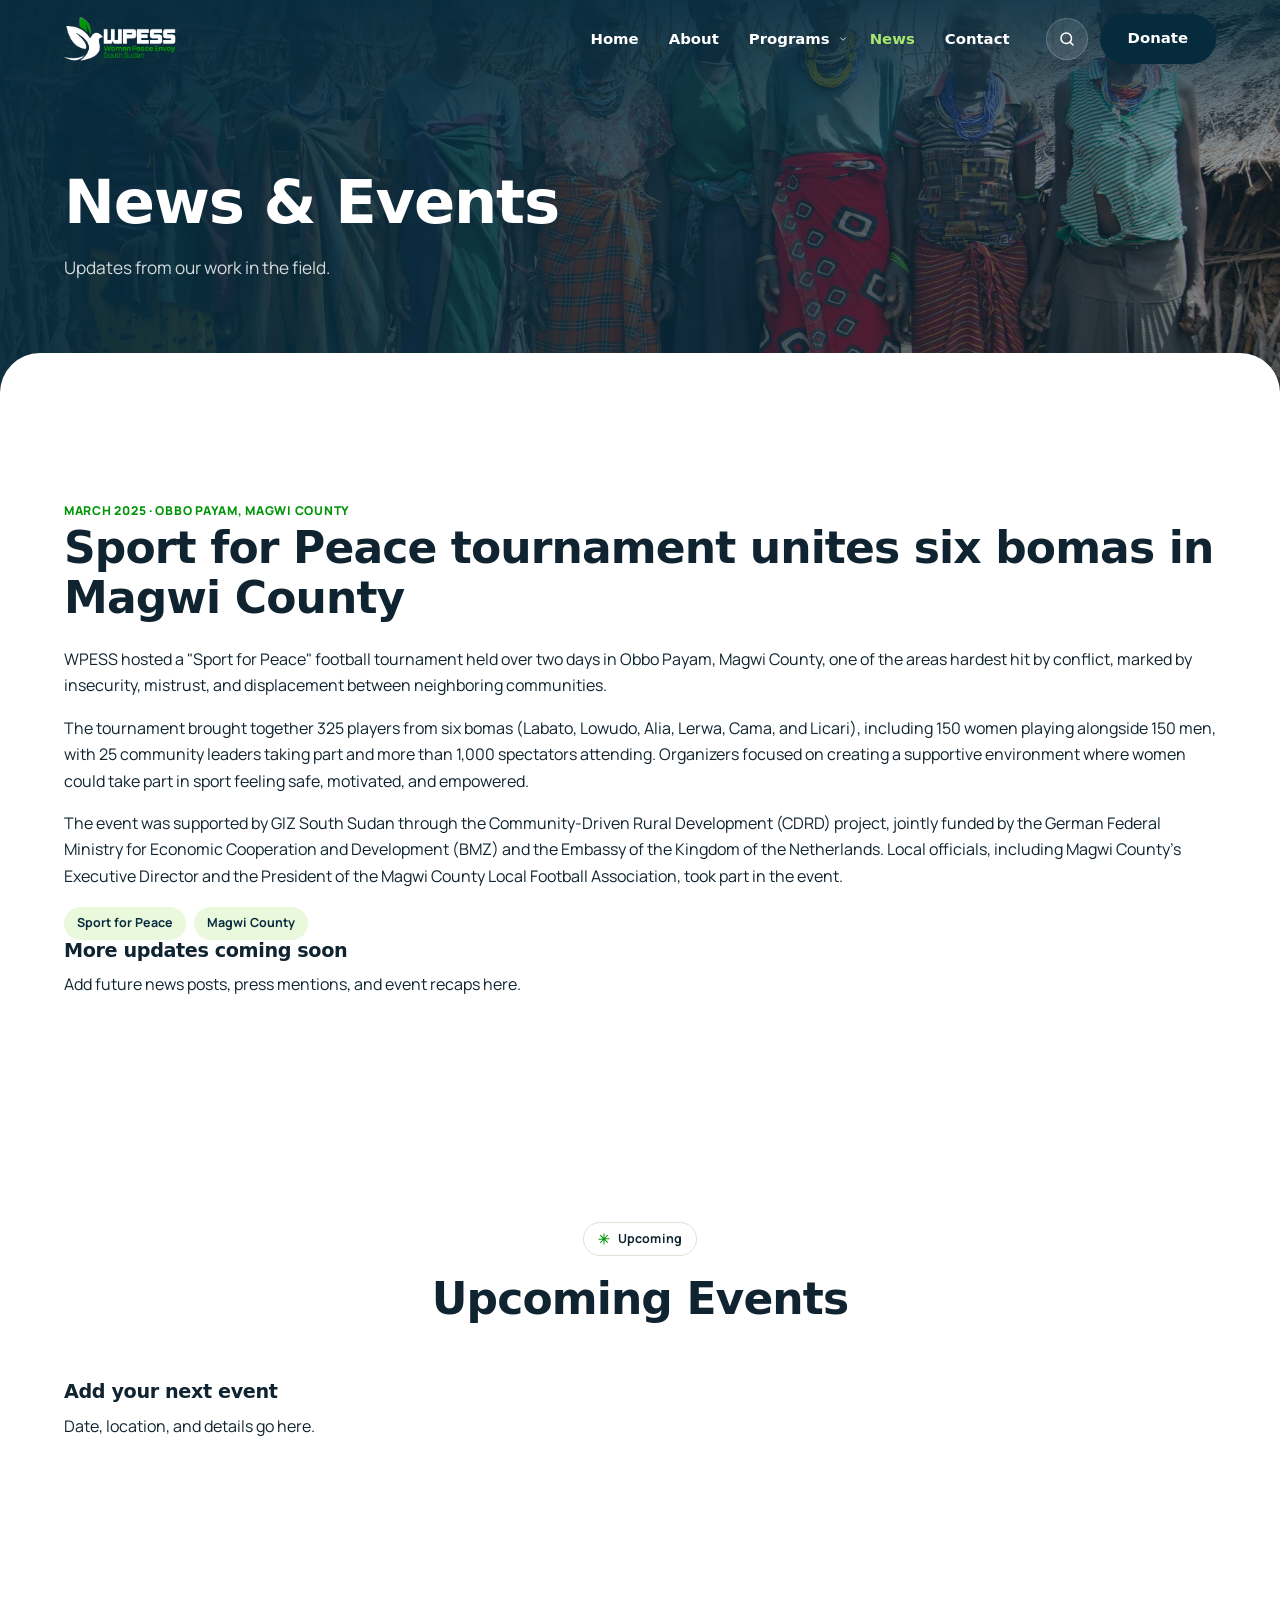
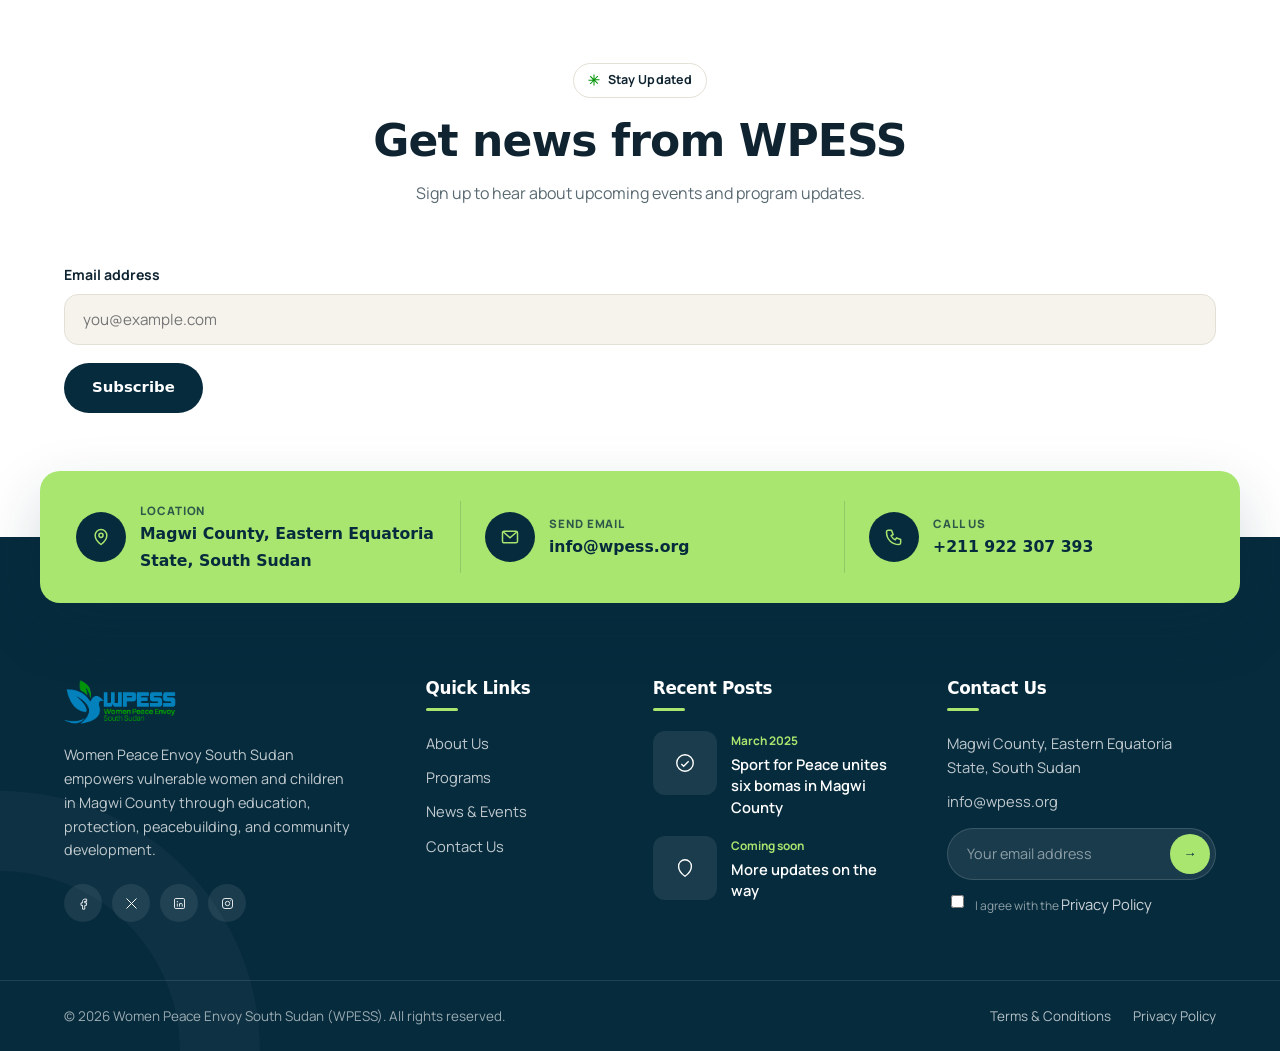
<file: news.html>
<!DOCTYPE html>
<html lang="en">
<head>
<meta charset="UTF-8" />
<meta name="viewport" content="width=device-width, initial-scale=1.0" />
<title>News &amp; Events | WPESS</title>
<meta name="description" content="Updates and events from Women Peace Envoy South Sudan (WPESS)." />
<link rel="icon" type="image/png" sizes="32x32" href="images/favicon-32.png" />
<link rel="icon" type="image/png" sizes="16x16" href="images/favicon-16.png" />
<link rel="apple-touch-icon" sizes="180x180" href="images/favicon-180.png" />
<link rel="preconnect" href="https://fonts.googleapis.com" />
<link rel="preconnect" href="https://fonts.gstatic.com" crossorigin />
<link href="https://fonts.googleapis.com/css2?family=Manrope:wght@400;500;600;700;800&family=Quicksand:wght@600;700&display=swap" rel="stylesheet" />
<link rel="stylesheet" href="css/style.css" />
</head>
<body>

<header class="site-header">
  <div class="container nav-wrap">
    <a href="index.html" class="brand">
      <img src="images/wpess-logo.png" alt="WPESS: Women Peace Envoy South Sudan" class="brand-logo brand-logo-color" />
      <img src="images/wpess-logo-white.png" alt="WPESS: Women Peace Envoy South Sudan" class="brand-logo brand-logo-white" />
    </a>
    <div class="nav-right">
      <div class="nav-links-wrap">
        <ul class="nav-links">
          <li><a href="index.html">Home</a></li>
          <li><a href="about.html">About</a></li>
          <li class="has-mega">
            <a href="programs.html">Programs</a>
            <button class="mega-toggle" aria-label="Toggle Programs menu" aria-expanded="false">
              <svg width="10" height="10" viewBox="0 0 24 24" fill="none"><path d="m6 9 6 6 6-6" stroke="currentColor" stroke-width="2" stroke-linecap="round" stroke-linejoin="round"/></svg>
            </button>
            <div class="mega-menu">
              <div class="mega-grid">
                <div class="mega-col">
                  <h4>Our Approach</h4>
                  <ul>
                    <li><a href="about.html">Dialogue</a></li>
                    <li><a href="about.html">Sport &amp; Community Bonding</a></li>
                    <li><a href="about.html">Women's Leadership</a></li>
                  </ul>
                </div>
                <div class="mega-col mega-feature">
                  <span class="tag">Featured Program</span>
                  <h4>Sport for Peace</h4>
                  <p>325 players, 6 bomas, one tournament that rebuilt trust in Magwi County.</p>
                  <a href="programs.html" class="mega-feature-link">Read the story →</a>
                </div>
                <div class="mega-col">
                  <h4>Get Involved</h4>
                  <ul>
                    <li><a href="donate.html">Donate</a></li>
                    <li><a href="contact.html">Volunteer</a></li>
                    <li><a href="contact.html">Partner With Us</a></li>
                  </ul>
                </div>
              </div>
            </div>
          </li>
          <li><a href="news.html" class="active">News</a></li>
          <li><a href="contact.html">Contact</a></li>
        </ul>
      </div>
      <div class="nav-actions">
        <div class="nav-search">
          <button class="search-toggle" aria-label="Search" aria-expanded="false">
            <svg width="18" height="18" viewBox="0 0 24 24" fill="none"><circle cx="11" cy="11" r="7" stroke="currentColor" stroke-width="2"/><path d="m20 20-3.5-3.5" stroke="currentColor" stroke-width="2" stroke-linecap="round"/></svg>
          </button>
          <div class="nav-search-panel">
            <input type="search" class="nav-search-input" placeholder="Search the site" aria-label="Search the site" />
            <div class="nav-search-results"></div>
          </div>
        </div>
        <a href="donate.html" class="btn btn-secondary">Donate</a>
        <button class="nav-toggle" aria-label="Toggle navigation" aria-expanded="false">
          <span></span><span></span><span></span>
        </button>
      </div>
    </div>
  </div>
</header>

<section class="page-hero">
  <div class="container">
    <h1>News &amp; Events</h1>
    <p>Updates from our work in the field.</p>
  </div>
</section>

<section>
  <div class="container">
    <div class="news-post">
      <div class="news-meta">March 2025 · Obbo Payam, Magwi County</div>
      <h2>Sport for Peace tournament unites six bomas in Magwi County</h2>
      <p>WPESS hosted a "Sport for Peace" football tournament held over two days in Obbo Payam, Magwi County, one of the areas hardest hit by conflict, marked by insecurity, mistrust, and displacement between neighboring communities.</p>
      <p>The tournament brought together 325 players from six bomas (Labato, Lowudo, Alia, Lerwa, Cama, and Licari), including 150 women playing alongside 150 men, with 25 community leaders taking part and more than 1,000 spectators attending. Organizers focused on creating a supportive environment where women could take part in sport feeling safe, motivated, and empowered.</p>
      <p>The event was supported by GIZ South Sudan through the Community-Driven Rural Development (CDRD) project, jointly funded by the German Federal Ministry for Economic Cooperation and Development (BMZ) and the Embassy of the Kingdom of the Netherlands. Local officials, including Magwi County's Executive Director and the President of the Magwi County Local Football Association, took part in the event.</p>
      <div class="tag-list">
        <span class="tag">Sport for Peace</span>
        <span class="tag">Magwi County</span>
      </div>
    </div>

    <!-- TODO: add more real news posts here as they happen -->
    <div class="placeholder-card">
      <h3>More updates coming soon</h3>
      <p>Add future news posts, press mentions, and event recaps here.</p>
    </div>
  </div>
</section>

<section class="stats-bar">
  <div class="container">
    <div class="section-heading">
      <span class="eyebrow">Upcoming</span>
      <h2>Upcoming Events</h2>
    </div>
    <!-- TODO: replace with real upcoming events -->
    <div class="placeholder-card">
      <h3>Add your next event</h3>
      <p>Date, location, and details go here.</p>
    </div>
  </div>
</section>

<section>
  <div class="container">
    <div class="section-heading">
      <span class="eyebrow">Stay Updated</span>
      <h2>Get news from WPESS</h2>
      <p>Sign up to hear about upcoming events and program updates.</p>
    </div>
    <form class="form-grid" style="margin: 0 auto;" data-local-only>
      <div class="form-field">
        <label for="newsletter-email">Email address</label>
        <input type="email" id="newsletter-email" name="email" required placeholder="you@example.com" />
      </div>
      <div>
        <button type="submit" class="btn btn-secondary">Subscribe</button>
      </div>
      <p class="form-status"></p>
    </form>
  </div>
</section>

<section class="contact-strip">
  <div class="container contact-strip-grid">
    <div class="contact-strip-item">
      <span class="contact-strip-icon">
        <svg width="20" height="20" viewBox="0 0 24 24" fill="none"><path d="M12 21s-7-5-7-11a7 7 0 0 1 14 0c0 6-7 11-7 11Z" stroke="#fff" stroke-width="1.8"/><circle cx="12" cy="10" r="2.5" stroke="#fff" stroke-width="1.8"/></svg>
      </span>
      <div>
        <strong>Location</strong>
        <span>Magwi County, Eastern Equatoria State, South Sudan</span>
      </div>
    </div>
    <div class="contact-strip-item">
      <span class="contact-strip-icon">
        <svg width="20" height="20" viewBox="0 0 24 24" fill="none"><rect x="3" y="5" width="18" height="14" rx="2" stroke="#fff" stroke-width="1.8"/><path d="m4 6 8 7 8-7" stroke="#fff" stroke-width="1.8"/></svg>
      </span>
      <div>
        <strong>Send Email</strong>
        <span>info@wpess.org</span>
      </div>
    </div>
    <div class="contact-strip-item">
      <span class="contact-strip-icon">
        <svg width="20" height="20" viewBox="0 0 24 24" fill="none"><path d="M5 4h4l2 5-2.5 1.5a12 12 0 0 0 5 5L15 13l5 2v4a2 2 0 0 1-2 2C9.4 21 3 14.6 3 6a2 2 0 0 1 2-2Z" stroke="#fff" stroke-width="1.8" stroke-linejoin="round"/></svg>
      </span>
      <div>
        <strong>Call Us</strong>
        <span>+211 922 307 393</span>
      </div>
    </div>
  </div>
</section>

<footer class="site-footer">
  <div class="container">
    <div class="footer-grid">
      <div>
        <img src="images/wpess-logo.png" alt="WPESS logo" class="footer-logo" />
        <p style="color:rgba(255,255,255,0.75); font-size:0.9rem; max-width:32ch;">Women Peace Envoy South Sudan empowers vulnerable women and children in Magwi County through education, protection, peacebuilding, and community development.</p>
        <!-- TODO: link these to WPESS's real social media accounts -->
        <div class="social-icons">
          <a href="#" aria-label="Facebook"><svg width="15" height="15" viewBox="0 0 24 24" fill="none"><path d="M14 9h3V5h-3c-2 0-3.5 1.5-3.5 3.5V11H8v4h2.5v6H14v-6h2.6l.4-4h-3V9c0-.6.4-1 1-1Z" stroke="#fff" stroke-width="1.4" stroke-linejoin="round"/></svg></a>
          <a href="#" aria-label="X / Twitter"><svg width="15" height="15" viewBox="0 0 24 24" fill="none"><path d="M4 4l16 16M20 4 4 20" stroke="#fff" stroke-width="1.6"/></svg></a>
          <a href="#" aria-label="LinkedIn"><svg width="15" height="15" viewBox="0 0 24 24" fill="none"><rect x="4" y="4" width="16" height="16" rx="2" stroke="#fff" stroke-width="1.4"/><circle cx="8.5" cy="9" r="1" fill="#fff"/><path d="M8.5 12v5M12 12v5M12 14c0-1.4 1-2.3 2.3-2.3s2.2.9 2.2 2.3v3" stroke="#fff" stroke-width="1.3"/></svg></a>
          <a href="#" aria-label="Instagram"><svg width="15" height="15" viewBox="0 0 24 24" fill="none"><rect x="4" y="4" width="16" height="16" rx="4" stroke="#fff" stroke-width="1.4"/><circle cx="12" cy="12" r="3.5" stroke="#fff" stroke-width="1.4"/><circle cx="16.5" cy="7.5" r="0.8" fill="#fff"/></svg></a>
        </div>
      </div>
      <div>
        <h4>Quick Links</h4>
        <ul>
          <li><a href="about.html">About Us</a></li>
          <li><a href="programs.html">Programs</a></li>
          <li><a href="news.html">News &amp; Events</a></li>
          <li><a href="contact.html">Contact Us</a></li>
        </ul>
      </div>
      <div>
        <h4>Recent Posts</h4>
        <!-- TODO: replace with real recent posts as they're published on news.html -->
        <div class="footer-post">
          <span class="footer-post-thumb">
            <svg width="22" height="22" viewBox="0 0 24 24" fill="none"><circle cx="12" cy="12" r="9" stroke="#fff" stroke-width="1.5"/><path d="M8 13l2.5 2.5L16 10" stroke="#fff" stroke-width="1.5"/></svg>
          </span>
          <div>
            <div class="footer-post-meta">March 2025</div>
            <div class="footer-post-title"><a href="news.html" style="color:#fff;text-decoration:none;">Sport for Peace unites six bomas in Magwi County</a></div>
          </div>
        </div>
        <div class="footer-post">
          <span class="footer-post-thumb">
            <svg width="22" height="22" viewBox="0 0 24 24" fill="none"><path d="M12 21s-7-5-7-11a7 7 0 0 1 14 0c0 6-7 11-7 11Z" stroke="#fff" stroke-width="1.5"/></svg>
          </span>
          <div>
            <div class="footer-post-meta">Coming soon</div>
            <div class="footer-post-title"><a href="news.html" style="color:#fff;text-decoration:none;">More updates on the way</a></div>
          </div>
        </div>
      </div>
      <div>
        <h4>Contact Us</h4>
        <ul>
          <li>Magwi County, Eastern Equatoria State, South Sudan</li>
          <li><a href="mailto:info@wpess.org">info@wpess.org</a></li>
        </ul>
        <form data-local-only>
          <div class="newsletter-inline">
            <input type="email" name="email" placeholder="Your email address" required aria-label="Email address" />
            <button type="submit" aria-label="Subscribe">→</button>
          </div>
          <label class="newsletter-agree">
            <input type="checkbox" required style="margin-top:3px;" />
            <span>I agree with the <a href="#" style="color:rgba(255,255,255,0.8);">Privacy Policy</a></span>
          </label>
          <p class="form-status"></p>
        </form>
      </div>
    </div>
  </div>
  <div class="footer-bottom">
    <div class="container footer-bottom-inner">
      <div>&copy; <span id="year"></span> Women Peace Envoy South Sudan (WPESS). All rights reserved.</div>
      <div class="footer-bottom-links">
        <a href="#">Terms &amp; Conditions</a>
        <a href="#">Privacy Policy</a>
      </div>
    </div>
  </div>
</footer>

<script>document.getElementById("year").textContent = new Date().getFullYear();</script>
<script src="js/script.js"></script>
</body>
</html>
</file>
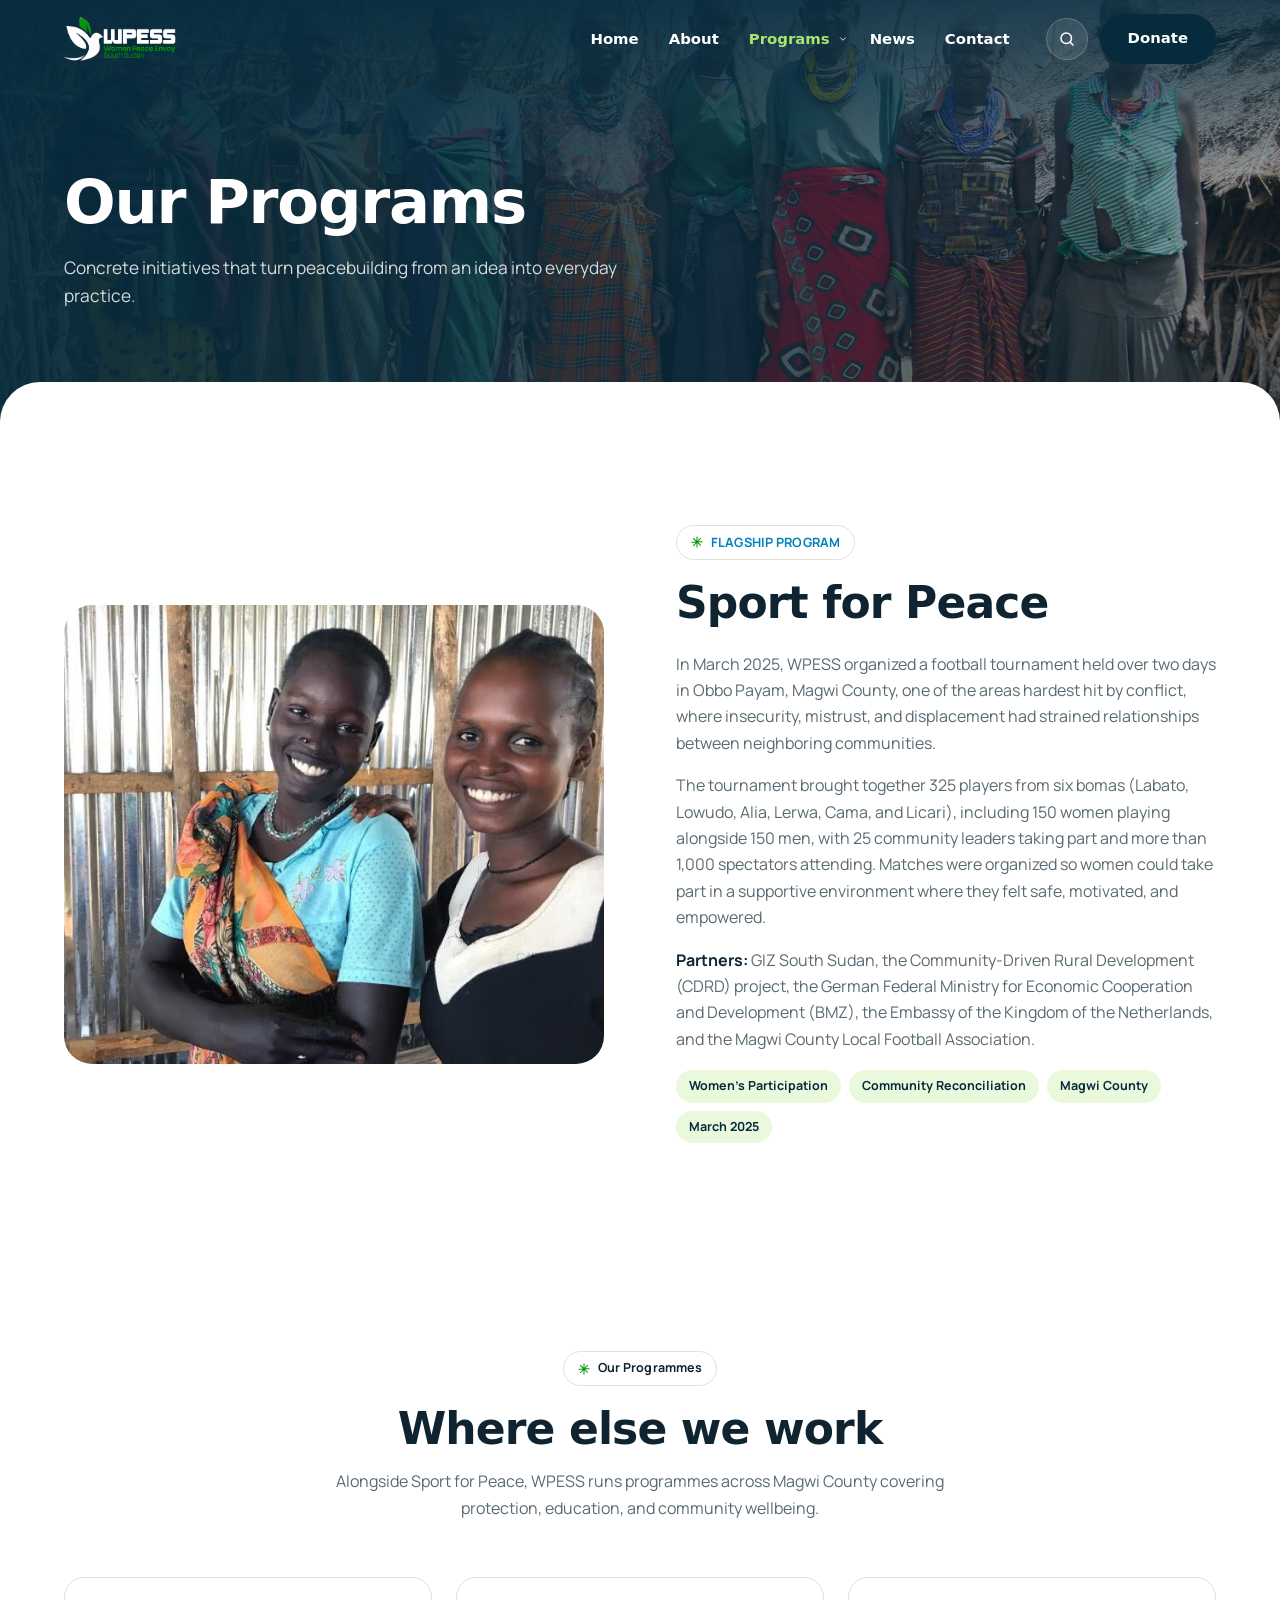
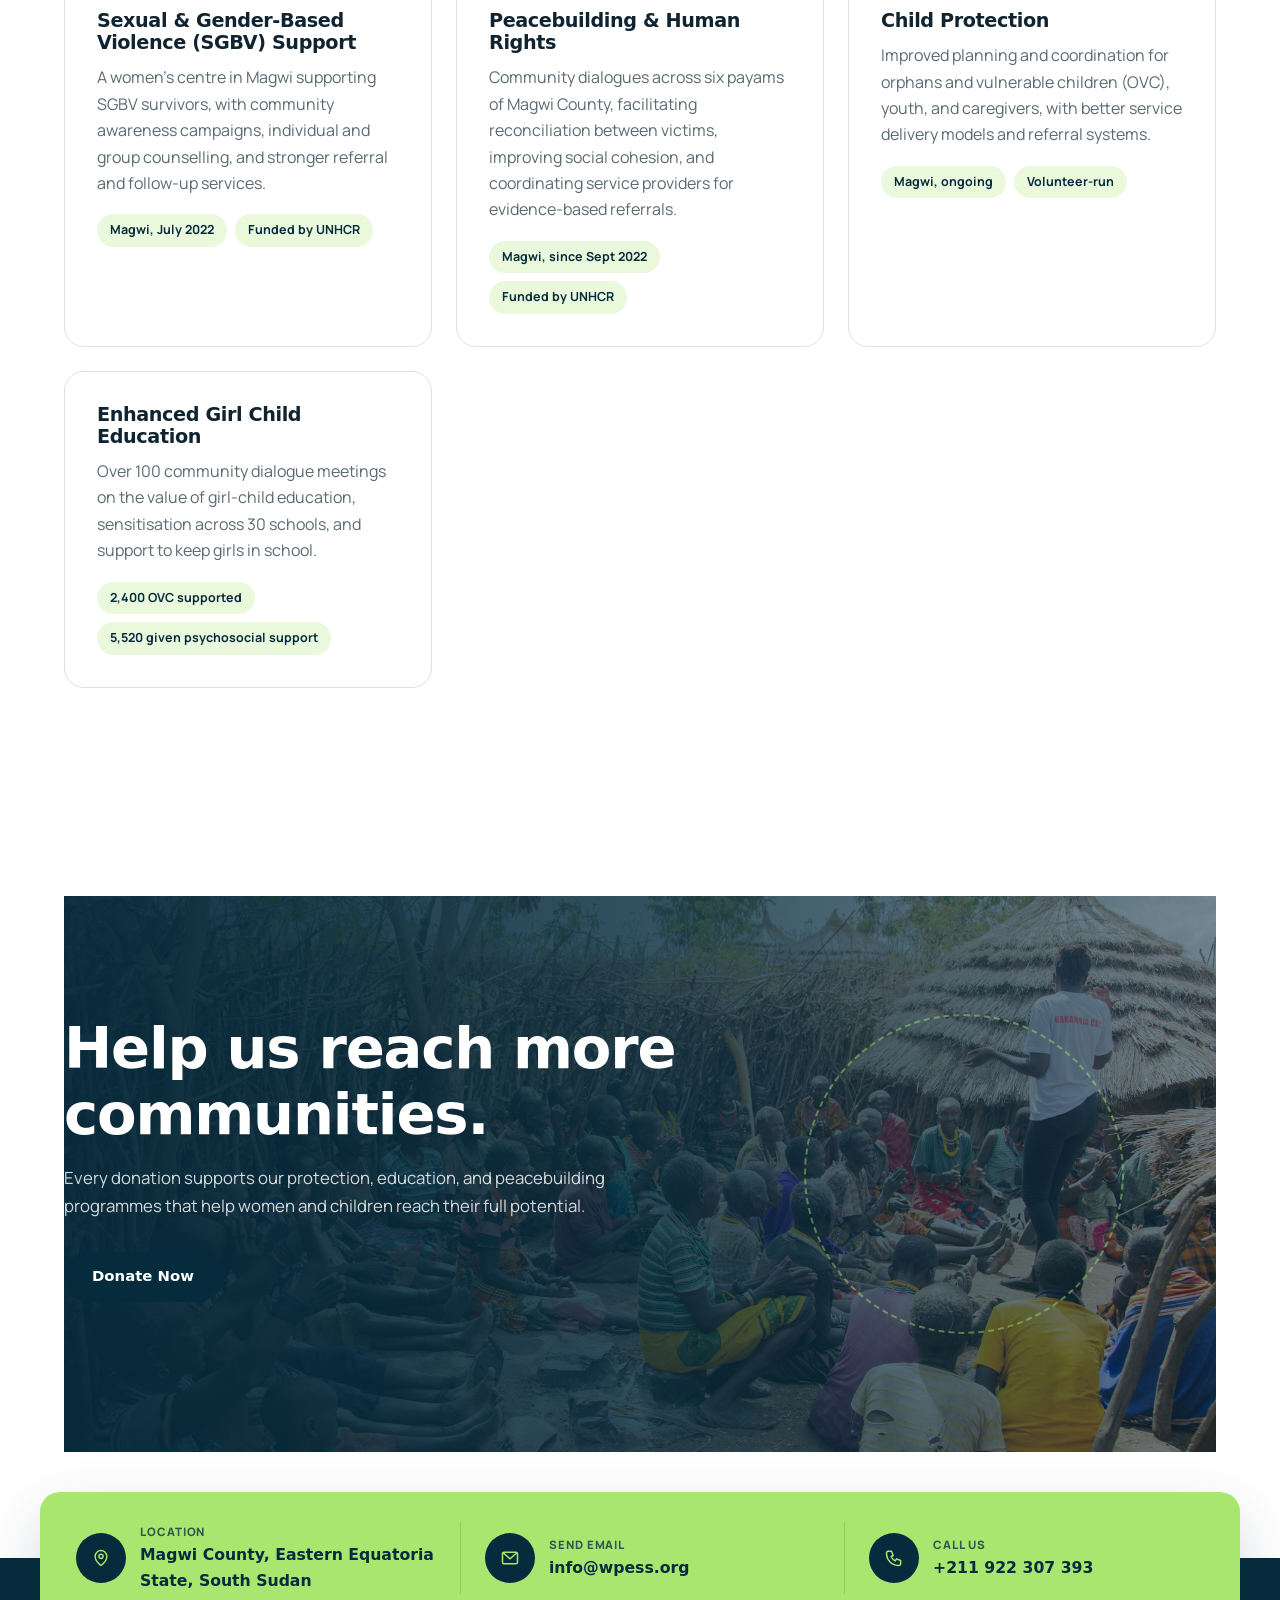
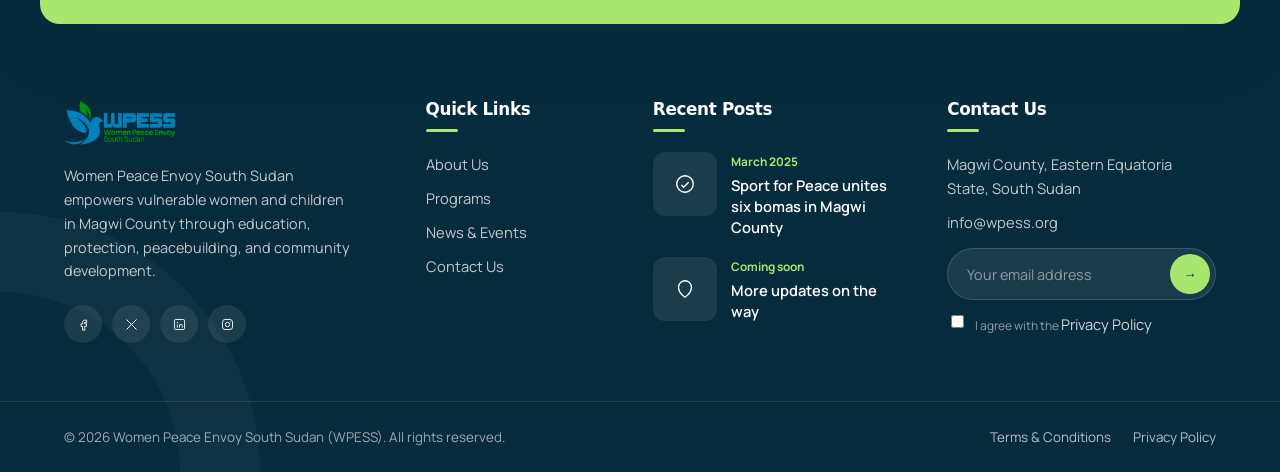
<file: programs.html>
<!DOCTYPE html>
<html lang="en">
<head>
<meta charset="UTF-8" />
<meta name="viewport" content="width=device-width, initial-scale=1.0" />
<title>Programs | WPESS</title>
<meta name="description" content="Explore WPESS's peacebuilding programs, including the Sport for Peace tournament in Magwi County." />
<link rel="icon" type="image/png" sizes="32x32" href="images/favicon-32.png" />
<link rel="icon" type="image/png" sizes="16x16" href="images/favicon-16.png" />
<link rel="apple-touch-icon" sizes="180x180" href="images/favicon-180.png" />
<link rel="preconnect" href="https://fonts.googleapis.com" />
<link rel="preconnect" href="https://fonts.gstatic.com" crossorigin />
<link href="https://fonts.googleapis.com/css2?family=Manrope:wght@400;500;600;700;800&family=Quicksand:wght@600;700&display=swap" rel="stylesheet" />
<link rel="stylesheet" href="css/style.css" />
</head>
<body>

<header class="site-header">
  <div class="container nav-wrap">
    <a href="index.html" class="brand">
      <img src="images/wpess-logo.png" alt="WPESS: Women Peace Envoy South Sudan" class="brand-logo brand-logo-color" />
      <img src="images/wpess-logo-white.png" alt="WPESS: Women Peace Envoy South Sudan" class="brand-logo brand-logo-white" />
    </a>
    <div class="nav-right">
      <div class="nav-links-wrap">
        <ul class="nav-links">
          <li><a href="index.html">Home</a></li>
          <li><a href="about.html">About</a></li>
          <li class="has-mega">
            <a href="programs.html" class="active">Programs</a>
            <button class="mega-toggle" aria-label="Toggle Programs menu" aria-expanded="false">
              <svg width="10" height="10" viewBox="0 0 24 24" fill="none"><path d="m6 9 6 6 6-6" stroke="currentColor" stroke-width="2" stroke-linecap="round" stroke-linejoin="round"/></svg>
            </button>
            <div class="mega-menu">
              <div class="mega-grid">
                <div class="mega-col">
                  <h4>Our Approach</h4>
                  <ul>
                    <li><a href="about.html">Dialogue</a></li>
                    <li><a href="about.html">Sport &amp; Community Bonding</a></li>
                    <li><a href="about.html">Women's Leadership</a></li>
                  </ul>
                </div>
                <div class="mega-col mega-feature">
                  <span class="tag">Featured Program</span>
                  <h4>Sport for Peace</h4>
                  <p>325 players, 6 bomas, one tournament that rebuilt trust in Magwi County.</p>
                  <a href="programs.html" class="mega-feature-link">Read the story →</a>
                </div>
                <div class="mega-col">
                  <h4>Get Involved</h4>
                  <ul>
                    <li><a href="donate.html">Donate</a></li>
                    <li><a href="contact.html">Volunteer</a></li>
                    <li><a href="contact.html">Partner With Us</a></li>
                  </ul>
                </div>
              </div>
            </div>
          </li>
          <li><a href="news.html">News</a></li>
          <li><a href="contact.html">Contact</a></li>
        </ul>
      </div>
      <div class="nav-actions">
        <div class="nav-search">
          <button class="search-toggle" aria-label="Search" aria-expanded="false">
            <svg width="18" height="18" viewBox="0 0 24 24" fill="none"><circle cx="11" cy="11" r="7" stroke="currentColor" stroke-width="2"/><path d="m20 20-3.5-3.5" stroke="currentColor" stroke-width="2" stroke-linecap="round"/></svg>
          </button>
          <div class="nav-search-panel">
            <input type="search" class="nav-search-input" placeholder="Search the site" aria-label="Search the site" />
            <div class="nav-search-results"></div>
          </div>
        </div>
        <a href="donate.html" class="btn btn-secondary">Donate</a>
        <button class="nav-toggle" aria-label="Toggle navigation" aria-expanded="false">
          <span></span><span></span><span></span>
        </button>
      </div>
    </div>
  </div>
</header>

<section class="page-hero">
  <div class="container">
    <h1>Our Programs</h1>
    <p>Concrete initiatives that turn peacebuilding from an idea into everyday practice.</p>
  </div>
</section>

<section>
  <div class="container">
    <div class="feature-split">
      <div class="feature-media photo">
        <img src="images/girls.avif" alt="Two young women who took part in WPESS's Sport for Peace tournament" />
      </div>
      <div>
        <span class="eyebrow" style="color:var(--color-primary); font-weight:700; text-transform:uppercase; font-size:0.8rem;">Flagship Program</span>
        <h2>Sport for Peace</h2>
        <p>In March 2025, WPESS organized a football tournament held over two days in Obbo Payam, Magwi County, one of the areas hardest hit by conflict, where insecurity, mistrust, and displacement had strained relationships between neighboring communities.</p>
        <p>The tournament brought together 325 players from six bomas (Labato, Lowudo, Alia, Lerwa, Cama, and Licari), including 150 women playing alongside 150 men, with 25 community leaders taking part and more than 1,000 spectators attending. Matches were organized so women could take part in a supportive environment where they felt safe, motivated, and empowered.</p>
        <p><strong>Partners:</strong> GIZ South Sudan, the Community-Driven Rural Development (CDRD) project, the German Federal Ministry for Economic Cooperation and Development (BMZ), the Embassy of the Kingdom of the Netherlands, and the Magwi County Local Football Association.</p>
        <div class="tag-list">
          <span class="tag">Women's Participation</span>
          <span class="tag">Community Reconciliation</span>
          <span class="tag">Magwi County</span>
          <span class="tag">March 2025</span>
        </div>
      </div>
    </div>
  </div>
</section>

<section class="stats-bar">
  <div class="container">
    <div class="section-heading">
      <span class="eyebrow">Our Programmes</span>
      <h2>Where else we work</h2>
      <p>Alongside Sport for Peace, WPESS runs programmes across Magwi County covering protection, education, and community wellbeing.</p>
    </div>
    <div class="card-grid">
      <div class="card">
        <h3>Sexual &amp; Gender-Based Violence (SGBV) Support</h3>
        <p>A women's centre in Magwi supporting SGBV survivors, with community awareness campaigns, individual and group counselling, and stronger referral and follow-up services.</p>
        <div class="tag-list">
          <span class="tag">Magwi, July 2022</span>
          <span class="tag">Funded by UNHCR</span>
        </div>
      </div>
      <div class="card">
        <h3>Peacebuilding &amp; Human Rights</h3>
        <p>Community dialogues across six payams of Magwi County, facilitating reconciliation between victims, improving social cohesion, and coordinating service providers for evidence-based referrals.</p>
        <div class="tag-list">
          <span class="tag">Magwi, since Sept 2022</span>
          <span class="tag">Funded by UNHCR</span>
        </div>
      </div>
      <div class="card">
        <h3>Child Protection</h3>
        <p>Improved planning and coordination for orphans and vulnerable children (OVC), youth, and caregivers, with better service delivery models and referral systems.</p>
        <div class="tag-list">
          <span class="tag">Magwi, ongoing</span>
          <span class="tag">Volunteer-run</span>
        </div>
      </div>
      <div class="card">
        <h3>Enhanced Girl Child Education</h3>
        <p>Over 100 community dialogue meetings on the value of girl-child education, sensitisation across 30 schools, and support to keep girls in school.</p>
        <div class="tag-list">
          <span class="tag">2,400 OVC supported</span>
          <span class="tag">5,520 given psychosocial support</span>
        </div>
      </div>
    </div>
  </div>
</section>

<section>
  <div class="container">
    <div class="cta-banner">
      <h2>Help us reach more communities.</h2>
      <p>Every donation supports our protection, education, and peacebuilding programmes that help women and children reach their full potential.</p>
      <a href="donate.html" class="btn btn-secondary">Donate Now</a>
    </div>
  </div>
</section>

<section class="contact-strip">
  <div class="container contact-strip-grid">
    <div class="contact-strip-item">
      <span class="contact-strip-icon">
        <svg width="20" height="20" viewBox="0 0 24 24" fill="none"><path d="M12 21s-7-5-7-11a7 7 0 0 1 14 0c0 6-7 11-7 11Z" stroke="#fff" stroke-width="1.8"/><circle cx="12" cy="10" r="2.5" stroke="#fff" stroke-width="1.8"/></svg>
      </span>
      <div>
        <strong>Location</strong>
        <span>Magwi County, Eastern Equatoria State, South Sudan</span>
      </div>
    </div>
    <div class="contact-strip-item">
      <span class="contact-strip-icon">
        <svg width="20" height="20" viewBox="0 0 24 24" fill="none"><rect x="3" y="5" width="18" height="14" rx="2" stroke="#fff" stroke-width="1.8"/><path d="m4 6 8 7 8-7" stroke="#fff" stroke-width="1.8"/></svg>
      </span>
      <div>
        <strong>Send Email</strong>
        <span>info@wpess.org</span>
      </div>
    </div>
    <div class="contact-strip-item">
      <span class="contact-strip-icon">
        <svg width="20" height="20" viewBox="0 0 24 24" fill="none"><path d="M5 4h4l2 5-2.5 1.5a12 12 0 0 0 5 5L15 13l5 2v4a2 2 0 0 1-2 2C9.4 21 3 14.6 3 6a2 2 0 0 1 2-2Z" stroke="#fff" stroke-width="1.8" stroke-linejoin="round"/></svg>
      </span>
      <div>
        <strong>Call Us</strong>
        <span>+211 922 307 393</span>
      </div>
    </div>
  </div>
</section>

<footer class="site-footer">
  <div class="container">
    <div class="footer-grid">
      <div>
        <img src="images/wpess-logo.png" alt="WPESS logo" class="footer-logo" />
        <p style="color:rgba(255,255,255,0.75); font-size:0.9rem; max-width:32ch;">Women Peace Envoy South Sudan empowers vulnerable women and children in Magwi County through education, protection, peacebuilding, and community development.</p>
        <!-- TODO: link these to WPESS's real social media accounts -->
        <div class="social-icons">
          <a href="#" aria-label="Facebook"><svg width="15" height="15" viewBox="0 0 24 24" fill="none"><path d="M14 9h3V5h-3c-2 0-3.5 1.5-3.5 3.5V11H8v4h2.5v6H14v-6h2.6l.4-4h-3V9c0-.6.4-1 1-1Z" stroke="#fff" stroke-width="1.4" stroke-linejoin="round"/></svg></a>
          <a href="#" aria-label="X / Twitter"><svg width="15" height="15" viewBox="0 0 24 24" fill="none"><path d="M4 4l16 16M20 4 4 20" stroke="#fff" stroke-width="1.6"/></svg></a>
          <a href="#" aria-label="LinkedIn"><svg width="15" height="15" viewBox="0 0 24 24" fill="none"><rect x="4" y="4" width="16" height="16" rx="2" stroke="#fff" stroke-width="1.4"/><circle cx="8.5" cy="9" r="1" fill="#fff"/><path d="M8.5 12v5M12 12v5M12 14c0-1.4 1-2.3 2.3-2.3s2.2.9 2.2 2.3v3" stroke="#fff" stroke-width="1.3"/></svg></a>
          <a href="#" aria-label="Instagram"><svg width="15" height="15" viewBox="0 0 24 24" fill="none"><rect x="4" y="4" width="16" height="16" rx="4" stroke="#fff" stroke-width="1.4"/><circle cx="12" cy="12" r="3.5" stroke="#fff" stroke-width="1.4"/><circle cx="16.5" cy="7.5" r="0.8" fill="#fff"/></svg></a>
        </div>
      </div>
      <div>
        <h4>Quick Links</h4>
        <ul>
          <li><a href="about.html">About Us</a></li>
          <li><a href="programs.html">Programs</a></li>
          <li><a href="news.html">News &amp; Events</a></li>
          <li><a href="contact.html">Contact Us</a></li>
        </ul>
      </div>
      <div>
        <h4>Recent Posts</h4>
        <!-- TODO: replace with real recent posts as they're published on news.html -->
        <div class="footer-post">
          <span class="footer-post-thumb">
            <svg width="22" height="22" viewBox="0 0 24 24" fill="none"><circle cx="12" cy="12" r="9" stroke="#fff" stroke-width="1.5"/><path d="M8 13l2.5 2.5L16 10" stroke="#fff" stroke-width="1.5"/></svg>
          </span>
          <div>
            <div class="footer-post-meta">March 2025</div>
            <div class="footer-post-title"><a href="news.html" style="color:#fff;text-decoration:none;">Sport for Peace unites six bomas in Magwi County</a></div>
          </div>
        </div>
        <div class="footer-post">
          <span class="footer-post-thumb">
            <svg width="22" height="22" viewBox="0 0 24 24" fill="none"><path d="M12 21s-7-5-7-11a7 7 0 0 1 14 0c0 6-7 11-7 11Z" stroke="#fff" stroke-width="1.5"/></svg>
          </span>
          <div>
            <div class="footer-post-meta">Coming soon</div>
            <div class="footer-post-title"><a href="news.html" style="color:#fff;text-decoration:none;">More updates on the way</a></div>
          </div>
        </div>
      </div>
      <div>
        <h4>Contact Us</h4>
        <ul>
          <li>Magwi County, Eastern Equatoria State, South Sudan</li>
          <li><a href="mailto:info@wpess.org">info@wpess.org</a></li>
        </ul>
        <form data-local-only>
          <div class="newsletter-inline">
            <input type="email" name="email" placeholder="Your email address" required aria-label="Email address" />
            <button type="submit" aria-label="Subscribe">→</button>
          </div>
          <label class="newsletter-agree">
            <input type="checkbox" required style="margin-top:3px;" />
            <span>I agree with the <a href="#" style="color:rgba(255,255,255,0.8);">Privacy Policy</a></span>
          </label>
          <p class="form-status"></p>
        </form>
      </div>
    </div>
  </div>
  <div class="footer-bottom">
    <div class="container footer-bottom-inner">
      <div>&copy; <span id="year"></span> Women Peace Envoy South Sudan (WPESS). All rights reserved.</div>
      <div class="footer-bottom-links">
        <a href="#">Terms &amp; Conditions</a>
        <a href="#">Privacy Policy</a>
      </div>
    </div>
  </div>
</footer>

<script>document.getElementById("year").textContent = new Date().getFullYear();</script>
<script src="js/script.js"></script>
</body>
</html>
</file>
<file: css/style.css>
/* ==========================================================================
   WPESS - Women Peace Envoy South Sudan
   Design system v4: deep navy + lime accent on warm cream, pill buttons,
   tri-tone cards, photo-led heroes and cause cards.
   ========================================================================== */

:root {
  /* Brand (from the WPESS logo) */
  --blue: #0281bc;
  --blue-dark: #045173;
  --green: #029508;

  /* Interface palette */
  --navy: #062b3d;
  --navy-2: #0b3b53;
  --lime: #a8e66f;
  --lime-dark: #8fd34f;
  --lime-soft: #eaf8dc;
  --amber: #f0a01e;
  --cream: #f5f3ec;
  --cream-2: #ece9de;
  --white: #ffffff;
  --ink: #0f2430;
  --muted: #5a6a72;
  --border: #e3e0d5;

  /* Legacy aliases kept for inline styles in page markup */
  --color-primary: var(--blue);
  --color-primary-dark: var(--blue-dark);
  --color-primary-light: #e6f3fa;
  --color-accent: var(--green);
  --color-ink: var(--ink);
  --color-muted: var(--muted);

  --radius-sm: 12px;
  --radius: 20px;
  --radius-lg: 28px;
  --shadow-sm: 0 2px 10px rgba(6, 43, 61, 0.06);
  --shadow: 0 14px 40px rgba(6, 43, 61, 0.10);
  --shadow-lg: 0 24px 60px rgba(6, 43, 61, 0.18);
  --max-width: 1200px;
  --ease: cubic-bezier(0.16, 0.8, 0.24, 1);
  --font-head: "Plus Jakarta Sans", "Segoe UI", system-ui, -apple-system, Roboto, Arial, sans-serif;
  --font-body: "Manrope", "Segoe UI", system-ui, -apple-system, Roboto, Arial, sans-serif;
}

/* ---------- Base ---------- */
*,
*::before,
*::after {
  box-sizing: border-box;
}

html {
  scroll-behavior: smooth;
  -webkit-text-size-adjust: 100%;
}

body {
  margin: 0;
  font-family: var(--font-body);
  color: var(--ink);
  background: var(--white);
  line-height: 1.65;
  font-size: 1rem;
  overflow-x: hidden;
}

h1, h2, h3, h4 {
  font-family: var(--font-head);
  line-height: 1.15;
  margin: 0 0 0.5em;
  letter-spacing: -0.02em;
  color: inherit;
}

h2 {
  font-size: clamp(1.9rem, 3.6vw, 2.75rem);
  font-weight: 800;
}

h3 {
  font-size: 1.2rem;
  font-weight: 700;
}

p {
  margin: 0 0 1em;
}

img {
  max-width: 100%;
  display: block;
}

a {
  color: var(--blue-dark);
}

.container {
  max-width: var(--max-width);
  margin: 0 auto;
  padding: 0 24px;
}

section {
  padding: 104px 0;
}

.bg-cream {
  background: var(--cream);
}

.bg-navy {
  background: var(--navy);
  color: #fff;
}

.text-lime {
  color: var(--lime);
}

/* ---------- Preloader ---------- */
.preloader {
  position: fixed;
  inset: 0;
  z-index: 9999;
  display: flex;
  flex-direction: column;
  align-items: center;
  justify-content: center;
  gap: 26px;
  background: var(--navy);
  transition: opacity 0.5s ease, visibility 0.5s ease;
}

.preloader-logo {
  width: 130px;
  height: auto;
  animation: preloader-pulse 1.8s ease-in-out infinite;
}

.preloader-ring {
  width: 40px;
  height: 40px;
  border-radius: 50%;
  border: 3px solid rgba(255, 255, 255, 0.16);
  border-top-color: var(--lime);
  animation: preloader-spin 0.85s linear infinite;
}

.preloader.is-hidden {
  opacity: 0;
  visibility: hidden;
  pointer-events: none;
}

@keyframes preloader-pulse {
  0%, 100% { transform: scale(1); opacity: 1; }
  50% { transform: scale(1.07); opacity: 0.88; }
}

@keyframes preloader-spin {
  to { transform: rotate(360deg); }
}

/* ---------- Eyebrow + section headings ---------- */
.eyebrow {
  display: inline-flex;
  align-items: center;
  gap: 8px;
  background: var(--white);
  color: var(--ink);
  border: 1px solid var(--border);
  font-size: 0.78rem;
  font-weight: 700;
  padding: 6px 14px;
  border-radius: 999px;
  margin-bottom: 18px;
  letter-spacing: 0.01em;
}

.eyebrow::before {
  content: "";
  width: 12px;
  height: 12px;
  flex-shrink: 0;
  background: var(--green);
  -webkit-mask: url("data:image/svg+xml,%3Csvg xmlns='http://www.w3.org/2000/svg' viewBox='0 0 24 24'%3E%3Cpath d='M11 1h2v8.3l5.9-5.9 1.4 1.4-5.9 5.9H23v2h-8.6l5.9 5.9-1.4 1.4-5.9-5.9V23h-2v-8.3l-5.9 5.9-1.4-1.4 5.9-5.9H1v-2h8.6L3.7 4.8l1.4-1.4L11 9.3z'/%3E%3C/svg%3E") center / contain no-repeat;
  mask: url("data:image/svg+xml,%3Csvg xmlns='http://www.w3.org/2000/svg' viewBox='0 0 24 24'%3E%3Cpath d='M11 1h2v8.3l5.9-5.9 1.4 1.4-5.9 5.9H23v2h-8.6l5.9 5.9-1.4 1.4-5.9-5.9V23h-2v-8.3l-5.9 5.9-1.4-1.4 5.9-5.9H1v-2h8.6L3.7 4.8l1.4-1.4L11 9.3z'/%3E%3C/svg%3E") center / contain no-repeat;
}

.bg-cream .eyebrow {
  background: var(--white);
}

.bg-navy .eyebrow,
.eyebrow.on-dark {
  background: rgba(255, 255, 255, 0.08);
  border-color: rgba(255, 255, 255, 0.16);
  color: #fff;
}

.bg-navy .eyebrow::before,
.eyebrow.on-dark::before {
  background: var(--lime);
}

.section-head {
  display: grid;
  grid-template-columns: 1.15fr 1fr;
  gap: 40px;
  align-items: end;
  margin-bottom: 56px;
}

.section-head h2 {
  margin: 0;
  max-width: 16ch;
}

.section-head p {
  color: var(--muted);
  margin: 0;
  max-width: 46ch;
  justify-self: end;
}

.bg-navy .section-head p {
  color: rgba(255, 255, 255, 0.72);
}

.section-heading {
  text-align: center;
  max-width: 680px;
  margin: 0 auto 56px;
}

.section-heading h2 {
  margin-bottom: 14px;
}

.section-heading p {
  color: var(--muted);
  margin: 0;
}

.bg-navy .section-heading p {
  color: rgba(255, 255, 255, 0.72);
}

/* ---------- Buttons ---------- */
.btn {
  display: inline-flex;
  align-items: center;
  justify-content: center;
  gap: 10px;
  padding: 14px 26px;
  border-radius: 999px;
  font-family: var(--font-head);
  font-weight: 700;
  font-size: 0.93rem;
  text-decoration: none;
  border: 2px solid transparent;
  cursor: pointer;
  line-height: 1.2;
  transition: transform 0.2s var(--ease), background 0.2s ease, color 0.2s ease, border-color 0.2s ease, box-shadow 0.2s ease;
}

.btn:hover {
  transform: translateY(-2px);
}

.btn svg {
  flex-shrink: 0;
}

/* Pill + arrow-circle button (the signature CTA) */
.btn-pill {
  padding: 5px 5px 5px 24px;
  background: var(--lime);
  color: var(--navy);
}

.btn-pill .btn-ico {
  width: 40px;
  height: 40px;
  border-radius: 50%;
  background: var(--navy);
  color: var(--lime);
  display: inline-flex;
  align-items: center;
  justify-content: center;
  transition: transform 0.3s var(--ease);
}

.btn-pill:hover .btn-ico {
  transform: rotate(-35deg);
}

.btn-pill:hover {
  background: var(--lime-dark);
  box-shadow: 0 10px 24px rgba(143, 211, 79, 0.35);
}

.btn-pill.is-navy {
  background: var(--navy);
  color: #fff;
}

.btn-pill.is-navy .btn-ico {
  background: var(--lime);
  color: var(--navy);
}

.btn-pill.is-navy:hover {
  background: var(--navy-2);
  box-shadow: 0 10px 24px rgba(6, 43, 61, 0.25);
}

.btn-pill.is-white {
  background: #fff;
  color: var(--navy);
}

.btn-primary,
.btn-secondary {
  background: var(--navy);
  color: #fff;
}

.btn-primary:hover,
.btn-secondary:hover {
  background: var(--blue-dark);
  color: #fff;
}

.btn-lime {
  background: var(--lime);
  color: var(--navy);
}

.btn-lime:hover {
  background: var(--lime-dark);
  color: var(--navy);
}

.btn-outline {
  background: transparent;
  border-color: rgba(255, 255, 255, 0.55);
  color: #fff;
}

.btn-outline:hover {
  background: #fff;
  color: var(--navy);
}

.btn-ghost {
  background: transparent;
  border-color: var(--navy);
  color: var(--navy);
}

.btn-ghost:hover {
  background: var(--navy);
  color: #fff;
}

.btn-paypal {
  background: #003087;
  color: #fff;
  margin-top: 6px;
}

.btn-paypal:hover {
  background: #001c64;
  color: #fff;
}

.btn-sm {
  padding: 8px 16px;
  font-size: 0.8rem;
}

.link-arrow {
  display: inline-flex;
  align-items: center;
  gap: 8px;
  font-family: var(--font-head);
  font-weight: 700;
  font-size: 0.92rem;
  color: var(--navy);
  text-decoration: none;
}

.link-arrow svg {
  transition: transform 0.25s var(--ease);
}

.link-arrow:hover svg {
  transform: translateX(4px);
}

/* ---------- Header ---------- */
.site-header {
  position: fixed;
  top: 0;
  left: 0;
  right: 0;
  z-index: 100;
  transition: background 0.3s ease, box-shadow 0.3s ease;
}

.topbar {
  background: var(--lime);
  color: var(--navy);
  font-size: 0.8rem;
  font-weight: 600;
  max-height: 44px;
  overflow: hidden;
  transition: max-height 0.3s ease;
}

.topbar-inner {
  display: flex;
  align-items: center;
  justify-content: space-between;
  gap: 20px;
  min-height: 40px;
}

.topbar-info {
  display: flex;
  align-items: center;
  gap: 26px;
}

.topbar-info span,
.topbar-info a {
  display: inline-flex;
  align-items: center;
  gap: 7px;
  color: var(--navy);
  text-decoration: none;
}

.topbar-info a:hover {
  text-decoration: underline;
}

.topbar-social {
  display: flex;
  align-items: center;
  gap: 12px;
}

.topbar-social a {
  color: var(--navy);
  display: inline-flex;
  opacity: 0.85;
}

.topbar-social a:hover {
  opacity: 1;
}

.site-header.scrolled .topbar {
  max-height: 0;
}

.nav-shell {
  border-bottom: 1px solid rgba(255, 255, 255, 0.14);
  transition: background 0.3s ease, border-color 0.3s ease, box-shadow 0.3s ease;
}

.site-header.scrolled .nav-shell {
  background: rgba(255, 255, 255, 0.97);
  backdrop-filter: blur(10px);
  -webkit-backdrop-filter: blur(10px);
  border-bottom-color: var(--border);
  box-shadow: 0 8px 30px rgba(6, 43, 61, 0.08);
}

.nav-wrap {
  display: flex;
  align-items: center;
  justify-content: space-between;
  gap: 20px;
  padding-top: 14px;
  padding-bottom: 14px;
}

.brand {
  display: flex;
  align-items: center;
  text-decoration: none;
  flex-shrink: 0;
}

.brand-logo {
  height: 46px;
  width: auto;
}

.brand-logo-color {
  display: none;
}

.site-header.scrolled .brand-logo-color {
  display: block;
}

.site-header.scrolled .brand-logo-white {
  display: none;
}

.nav-right {
  display: flex;
  align-items: center;
  gap: 24px;
}

.nav-links {
  display: flex;
  align-items: center;
  gap: 6px;
  list-style: none;
  margin: 0;
  padding: 0;
}

.nav-links > li > a {
  display: inline-block;
  text-decoration: none;
  color: #fff;
  font-family: var(--font-head);
  font-weight: 600;
  font-size: 0.93rem;
  padding: 8px 12px;
  border-radius: 999px;
  transition: color 0.2s ease, background 0.2s ease;
}

.nav-links > li > a:hover {
  background: rgba(255, 255, 255, 0.1);
}

.nav-links > li > a.active {
  color: var(--lime);
}

.site-header.scrolled .nav-links > li > a {
  color: var(--ink);
}

.site-header.scrolled .nav-links > li > a:hover {
  background: var(--cream);
}

.site-header.scrolled .nav-links > li > a.active {
  color: var(--green);
}

.nav-actions {
  display: flex;
  align-items: center;
  gap: 12px;
}

.nav-actions .btn-pill {
  font-size: 0.88rem;
}

.nav-actions .btn-pill .btn-ico {
  width: 34px;
  height: 34px;
}

/* Header search */
.nav-search {
  position: relative;
}

.search-toggle {
  display: flex;
  align-items: center;
  justify-content: center;
  width: 42px;
  height: 42px;
  background: rgba(255, 255, 255, 0.1);
  border: 1px solid rgba(255, 255, 255, 0.2);
  border-radius: 50%;
  cursor: pointer;
  color: #fff;
  transition: background 0.2s ease, color 0.2s ease, border-color 0.2s ease;
}

.search-toggle:hover {
  background: var(--lime);
  border-color: var(--lime);
  color: var(--navy);
}

.site-header.scrolled .search-toggle {
  color: var(--ink);
  background: var(--cream);
  border-color: var(--border);
}

.site-header.scrolled .search-toggle:hover {
  background: var(--lime);
  border-color: var(--lime);
}

.nav-search-panel {
  position: absolute;
  top: calc(100% + 14px);
  right: 0;
  width: 320px;
  max-width: 86vw;
  background: var(--white);
  border: 1px solid var(--border);
  border-radius: 16px;
  box-shadow: var(--shadow);
  padding: 14px;
  opacity: 0;
  visibility: hidden;
  transform: translateY(6px);
  transition: opacity 0.2s ease, transform 0.2s ease, visibility 0.2s;
  z-index: 200;
}

.nav-search.open .nav-search-panel {
  opacity: 1;
  visibility: visible;
  transform: translateY(0);
}

.nav-search-input {
  width: 100%;
  padding: 11px 16px;
  border-radius: 999px;
  border: 1px solid var(--border);
  font-family: inherit;
  font-size: 0.92rem;
  background: var(--cream);
  color: var(--ink);
}

.nav-search-input:focus {
  outline: 2px solid var(--lime-dark);
  outline-offset: 1px;
}

.nav-search-results {
  margin-top: 10px;
  display: flex;
  flex-direction: column;
  gap: 3px;
  max-height: 240px;
  overflow-y: auto;
}

.nav-search-results a {
  display: block;
  padding: 9px 12px;
  border-radius: 10px;
  text-decoration: none;
  color: var(--ink);
  font-size: 0.9rem;
  font-weight: 600;
}

.nav-search-results a:hover {
  background: var(--lime-soft);
}

.nav-search-empty {
  color: var(--muted);
  font-size: 0.85rem;
  padding: 6px 4px;
  margin: 0;
}

/* Mega menu */
.has-mega {
  position: relative;
  display: flex;
  align-items: center;
}

.mega-toggle {
  display: inline-flex;
  background: none;
  border: none;
  cursor: pointer;
  padding: 4px;
  margin-left: -8px;
  color: #fff;
}

.site-header.scrolled .mega-toggle {
  color: var(--ink);
}

.mega-menu {
  position: absolute;
  top: calc(100% + 18px);
  left: 50%;
  width: 680px;
  max-width: 90vw;
  background: var(--white);
  border: 1px solid var(--border);
  border-radius: var(--radius);
  box-shadow: var(--shadow-lg);
  padding: 26px;
  z-index: 200;
  opacity: 0;
  visibility: hidden;
  pointer-events: none;
  transform: translateX(-50%) translateY(8px);
  transition: opacity 0.22s ease, transform 0.22s ease, visibility 0.22s;
}

.mega-menu::before {
  content: "";
  position: absolute;
  left: 0;
  right: 0;
  top: -20px;
  height: 20px;
}

.has-mega:hover .mega-menu,
.has-mega.open .mega-menu {
  opacity: 1;
  visibility: visible;
  pointer-events: auto;
  transform: translateX(-50%) translateY(0);
}

.mega-grid {
  display: grid;
  grid-template-columns: 1fr 1.25fr 1fr;
  gap: 26px;
}

.mega-col h4 {
  font-size: 0.74rem;
  text-transform: uppercase;
  letter-spacing: 0.08em;
  color: var(--muted);
  margin-bottom: 14px;
}

.mega-col ul {
  list-style: none;
  margin: 0;
  padding: 0;
}

.mega-col li {
  margin-bottom: 10px;
}

.mega-col a {
  color: var(--ink);
  text-decoration: none;
  font-weight: 600;
  font-size: 0.92rem;
}

.mega-col a:hover {
  color: var(--green);
}

.mega-feature {
  background: var(--navy);
  color: #fff;
  border-radius: 16px;
  padding: 18px;
  position: relative;
  overflow: hidden;
}

.mega-feature .tag {
  background: var(--lime);
  color: var(--navy);
}

.mega-feature h4 {
  text-transform: none;
  letter-spacing: -0.01em;
  font-size: 1.05rem;
  color: #fff;
  margin: 12px 0 6px;
}

.mega-feature p {
  font-size: 0.84rem;
  color: rgba(255, 255, 255, 0.75);
  margin-bottom: 12px;
}

.mega-feature-link {
  font-size: 0.85rem;
  font-weight: 700;
  color: var(--lime) !important;
}

.nav-toggle {
  display: none;
  background: none;
  border: none;
  cursor: pointer;
  padding: 6px;
}

.nav-toggle span {
  display: block;
  width: 24px;
  height: 2px;
  background: #fff;
  margin: 5px 0;
  border-radius: 2px;
  transition: transform 0.25s ease, opacity 0.2s ease, background 0.25s ease;
}

.site-header.scrolled .nav-toggle span {
  background: var(--ink);
}

.nav-toggle.open span:nth-child(1) {
  transform: translateY(7px) rotate(45deg);
}

.nav-toggle.open span:nth-child(2) {
  opacity: 0;
}

.nav-toggle.open span:nth-child(3) {
  transform: translateY(-7px) rotate(-45deg);
}

/* ---------- Home hero ---------- */
.hero {
  position: relative;
  isolation: isolate;
  min-height: 100vh;
  min-height: 100svh;
  display: flex;
  align-items: center;
  padding: calc(var(--header-h, 120px) + 56px) 0 170px;
  color: #fff;
  background: var(--navy);
  overflow: hidden;
}

.hero-bg {
  position: absolute;
  inset: 0;
  z-index: -2;
}

.hero-bg img {
  width: 100%;
  height: 100%;
  object-fit: cover;
}

.hero-slide {
  position: absolute;
  inset: 0;
  opacity: 0;
  transform: scale(1.06);
  transition: opacity 1.4s ease, transform 7s linear;
}

.hero-slide.active {
  opacity: 1;
  transform: scale(1);
}

.hero::before {
  content: "";
  position: absolute;
  inset: 0;
  z-index: -1;
  background:
    linear-gradient(180deg, rgba(6, 43, 61, 0.85) 0%, rgba(6, 43, 61, 0) 26%),
    linear-gradient(90deg, rgba(6, 43, 61, 0.96) 0%, rgba(6, 43, 61, 0.86) 38%, rgba(6, 43, 61, 0.35) 72%, rgba(6, 43, 61, 0.15) 100%),
    linear-gradient(0deg, rgba(6, 43, 61, 0.7) 0%, rgba(6, 43, 61, 0) 35%);
}

.hero > .container {
  width: 100%;
  position: relative;
}

.hero-content {
  max-width: 660px;
}

.hero-chip {
  display: inline-flex;
  align-items: center;
  gap: 10px;
  background: rgba(255, 255, 255, 0.08);
  border: 1px solid rgba(255, 255, 255, 0.18);
  backdrop-filter: blur(6px);
  -webkit-backdrop-filter: blur(6px);
  padding: 6px;
  border-radius: 999px;
  font-size: 0.8rem;
  font-weight: 600;
  margin-bottom: 26px;
}

.hero-chip b {
  background: var(--lime);
  color: var(--navy);
  padding: 3px 10px;
  border-radius: 999px;
  font-weight: 800;
  white-space: nowrap;
}

.hero h1 {
  font-size: clamp(2.5rem, 5.6vw, 4.6rem);
  font-weight: 800;
  line-height: 1.04;
  text-transform: uppercase;
  letter-spacing: -0.025em;
  margin-bottom: 24px;
}

.hero h1 .hl {
  color: var(--lime);
}

.hero-content > p {
  font-size: 1.1rem;
  color: rgba(255, 255, 255, 0.82);
  max-width: 50ch;
  margin-bottom: 34px;
}

.hero-actions {
  display: flex;
  align-items: center;
  gap: 28px;
  flex-wrap: wrap;
}

.hero-call {
  display: inline-flex;
  align-items: center;
  gap: 12px;
  color: #fff;
  text-decoration: none;
}

.hero-call .call-ico {
  width: 48px;
  height: 48px;
  border-radius: 50%;
  background: var(--lime);
  color: var(--navy);
  display: inline-flex;
  align-items: center;
  justify-content: center;
}

.hero-call small {
  display: block;
  font-size: 0.72rem;
  text-transform: uppercase;
  letter-spacing: 0.08em;
  color: rgba(255, 255, 255, 0.65);
}

.hero-call strong {
  font-family: var(--font-head);
  font-size: 1.05rem;
}

.hero-float {
  position: absolute;
  right: 24px;
  bottom: 0;
  display: flex;
  align-items: center;
  gap: 14px;
  max-width: 330px;
  background: rgba(255, 255, 255, 0.1);
  border: 1px solid rgba(255, 255, 255, 0.2);
  backdrop-filter: blur(12px);
  -webkit-backdrop-filter: blur(12px);
  padding: 14px 18px 14px 14px;
  border-radius: 18px;
  animation: wpess-float 6s ease-in-out infinite;
}

.hero-float img {
  width: 58px;
  height: 58px;
  border-radius: 14px;
  object-fit: cover;
  flex-shrink: 0;
}

.hero-float strong {
  display: block;
  font-family: var(--font-head);
  font-size: 1.2rem;
  color: var(--lime);
  line-height: 1.2;
}

.hero-float span {
  font-size: 0.8rem;
  color: rgba(255, 255, 255, 0.85);
  line-height: 1.4;
  display: block;
}

.hero-slideshow-dots {
  position: absolute;
  left: 24px;
  bottom: -80px;
  display: flex;
  gap: 8px;
  z-index: 2;
}

.hero-slideshow-dots button {
  width: 10px;
  height: 10px;
  border-radius: 999px;
  border: none;
  background: rgba(255, 255, 255, 0.4);
  padding: 0;
  cursor: pointer;
  transition: width 0.3s var(--ease), background 0.2s ease;
}

.hero-slideshow-dots button.active {
  width: 30px;
  background: var(--lime);
}

@keyframes wpess-float {
  0%, 100% { transform: translateY(0); }
  50% { transform: translateY(-10px); }
}

/* ---------- Category tiles (overlapping the hero) ---------- */
.tiles-section {
  padding: 0;
  position: relative;
  z-index: 5;
  margin-top: -96px;
}

.cat-tiles {
  display: grid;
  grid-template-columns: repeat(4, 1fr);
  gap: 18px;
}

.cat-tile {
  --tile: var(--navy);
  background: var(--tile);
  color: #fff;
  border-radius: var(--radius);
  padding: 30px 22px 26px;
  text-align: center;
  text-decoration: none;
  box-shadow: var(--shadow);
  position: relative;
  overflow: hidden;
  transition: transform 0.35s var(--ease), box-shadow 0.35s ease;
}

.cat-tile::after {
  content: "";
  position: absolute;
  width: 140px;
  height: 140px;
  border-radius: 50%;
  right: -50px;
  bottom: -60px;
  background: rgba(255, 255, 255, 0.08);
  transition: transform 0.5s var(--ease);
}

.cat-tile:hover {
  transform: translateY(-8px);
  box-shadow: var(--shadow-lg);
}

.cat-tile:hover::after {
  transform: scale(1.5);
}

.cat-tile .tile-ico {
  width: 62px;
  height: 62px;
  margin: 0 auto 16px;
  border-radius: 50%;
  background: rgba(255, 255, 255, 0.14);
  display: flex;
  align-items: center;
  justify-content: center;
}

.cat-tile h3 {
  font-size: 1rem;
  margin: 0 0 6px;
  color: #fff;
}

.cat-tile p {
  font-size: 0.82rem;
  margin: 0;
  color: rgba(255, 255, 255, 0.8);
  line-height: 1.5;
}

.cat-tile.t-blue { --tile: var(--blue); }
.cat-tile.t-green { --tile: var(--green); }
.cat-tile.t-amber { --tile: var(--amber); }
.cat-tile.t-amber,
.cat-tile.t-amber h3 { color: var(--navy); }
.cat-tile.t-amber p { color: rgba(6, 43, 61, 0.78); }
.cat-tile.t-amber .tile-ico { background: rgba(6, 43, 61, 0.1); }

/* ---------- Tri-tone feature cards with notched "Explore" pill ---------- */
.tri-cards {
  --notch-bg: var(--cream);
  display: grid;
  grid-template-columns: repeat(3, 1fr);
  gap: 24px;
}

.bg-white .tri-cards,
.tri-cards.on-white {
  --notch-bg: var(--white);
}

.tri-card {
  position: relative;
  background: var(--white);
  border-radius: var(--radius);
  padding: 34px 30px 92px;
  min-height: 300px;
  overflow: hidden;
  transition: transform 0.35s var(--ease), box-shadow 0.35s ease;
}

.tri-cards.on-white .tri-card:not(.is-lime):not(.is-navy) {
  background: var(--cream);
}

.tri-card:hover {
  transform: translateY(-6px);
  box-shadow: var(--shadow);
}

.tri-card .tri-ico {
  width: 56px;
  height: 56px;
  display: flex;
  align-items: center;
  justify-content: flex-start;
  margin-bottom: 34px;
  color: var(--navy);
}

.tri-card h3 {
  font-size: 1.3rem;
  margin-bottom: 12px;
  max-width: 14ch;
}

.tri-card p {
  color: var(--muted);
  font-size: 0.94rem;
  margin: 0;
}

.tri-card.is-lime {
  background: var(--lime);
}

.tri-card.is-lime p {
  color: rgba(6, 43, 61, 0.75);
}

.tri-card.is-lime::after {
  content: "";
  position: absolute;
  right: -60px;
  bottom: -60px;
  width: 200px;
  height: 200px;
  border-radius: 50%;
  background: rgba(255, 255, 255, 0.22);
  box-shadow: 0 0 0 34px rgba(255, 255, 255, 0.12);
}

.tri-card.is-navy {
  background: var(--navy);
  color: #fff;
}

.tri-card.is-navy .tri-ico {
  color: var(--lime);
}

.tri-card.is-navy p {
  color: rgba(255, 255, 255, 0.72);
}

.tri-notch {
  position: absolute;
  left: 0;
  bottom: 0;
  z-index: 2;
  background: var(--notch-bg);
  padding: 12px 14px 0 0;
  border-top-right-radius: 20px;
}

.tri-notch::before,
.tri-notch::after {
  content: "";
  position: absolute;
  width: 20px;
  height: 20px;
  background: radial-gradient(circle at 100% 0, transparent 19.5px, var(--notch-bg) 20px);
}

.tri-notch::before {
  left: 0;
  bottom: 100%;
}

.tri-notch::after {
  left: 100%;
  bottom: 0;
}

.tri-notch .btn {
  padding: 8px 16px;
  font-size: 0.8rem;
  background: var(--white);
  color: var(--navy);
  border: 1px solid var(--border);
}

.tri-card.is-lime .tri-notch .btn {
  background: var(--lime);
  border-color: var(--lime);
}

.tri-card.is-navy .tri-notch .btn {
  background: var(--navy);
  border-color: var(--navy);
  color: #fff;
}

.tri-notch .btn:hover {
  background: var(--navy);
  border-color: var(--navy);
  color: #fff;
}

.tri-cards.on-white .tri-card:not(.is-lime):not(.is-navy) .tri-notch .btn {
  background: var(--cream);
}

/* ---------- "Who we are" collage ---------- */
.who-grid {
  display: grid;
  grid-template-columns: 1fr 1fr;
  gap: 64px;
  align-items: center;
}

.collage {
  display: grid;
  grid-template-columns: 0.75fr 1.25fr;
  grid-template-rows: auto auto;
  gap: 18px;
}

.collage-main {
  grid-column: 1 / -1;
  border-radius: var(--radius);
  overflow: hidden;
  aspect-ratio: 16 / 10;
}

.collage-main img,
.collage-small img {
  width: 100%;
  height: 100%;
  object-fit: cover;
  transition: transform 0.8s var(--ease);
}

.collage-main:hover img,
.collage-small:hover img {
  transform: scale(1.05);
}

.collage-stat {
  background: var(--lime);
  border-radius: var(--radius);
  padding: 24px 18px;
  display: flex;
  flex-direction: column;
  align-items: center;
  justify-content: center;
  text-align: center;
  color: var(--navy);
}

.collage-stat .check {
  width: 34px;
  height: 34px;
  border-radius: 50%;
  background: var(--navy);
  color: var(--lime);
  display: flex;
  align-items: center;
  justify-content: center;
  margin-bottom: 12px;
}

.collage-stat strong {
  font-family: var(--font-head);
  font-size: 2.2rem;
  font-weight: 800;
  line-height: 1;
}

.collage-stat span {
  font-size: 0.85rem;
  font-weight: 600;
  margin-top: 8px;
  line-height: 1.35;
}

.collage-small {
  border-radius: var(--radius);
  overflow: hidden;
  min-height: 180px;
}

.who-text > p {
  color: var(--muted);
  max-width: 52ch;
}

.who-actions {
  display: flex;
  align-items: center;
  flex-wrap: wrap;
  gap: 22px;
  margin: 30px 0 34px;
}

.person-chip {
  display: flex;
  align-items: center;
  gap: 12px;
}

.person-chip img {
  width: 48px;
  height: 48px;
  border-radius: 50%;
  object-fit: cover;
  object-position: top;
  border: 2px solid var(--lime);
}

.person-chip strong {
  display: block;
  font-family: var(--font-head);
  font-size: 0.95rem;
  line-height: 1.2;
}

.person-chip span {
  font-size: 0.78rem;
  color: var(--muted);
}

.info-cards {
  display: grid;
  grid-template-columns: 1fr 1fr;
  gap: 18px;
}

.info-card {
  background: var(--cream);
  border-radius: var(--radius);
  padding: 24px;
}

.info-card .big {
  font-family: var(--font-head);
  font-size: 2.4rem;
  font-weight: 800;
  line-height: 1;
  margin: 12px 0 8px;
}

.info-card .big small {
  font-size: 1rem;
  color: var(--muted);
  font-weight: 600;
}

.info-card .label {
  font-size: 0.88rem;
  color: var(--muted);
  font-weight: 600;
}

.info-card h4 {
  font-size: 1rem;
  margin-bottom: 14px;
}

.dots-row {
  display: flex;
  gap: 4px;
  color: var(--amber);
}

.chip-list {
  display: flex;
  flex-wrap: wrap;
  gap: 6px;
}

.chip-list span {
  background: var(--white);
  border: 1px solid var(--border);
  font-size: 0.66rem;
  font-weight: 700;
  text-transform: uppercase;
  letter-spacing: 0.05em;
  padding: 5px 10px;
  border-radius: 999px;
}

/* ---------- Impact rings + blob photo ---------- */
.impact-grid {
  display: grid;
  grid-template-columns: 1fr 1fr;
  gap: 72px;
  align-items: center;
}

.impact-grid > div > p {
  color: var(--muted);
  max-width: 50ch;
}

.rings {
  display: flex;
  flex-wrap: wrap;
  gap: 28px;
  margin-top: 34px;
}

.ring {
  --p: 0;
  --ring-color: var(--green);
  position: relative;
  width: 170px;
  height: 170px;
}

.ring svg {
  width: 100%;
  height: 100%;
  transform: rotate(-90deg);
}

.ring .ring-track {
  fill: none;
  stroke: var(--cream-2);
  stroke-width: 9;
}

.ring .ring-bar {
  fill: none;
  stroke: var(--ring-color);
  stroke-width: 9;
  stroke-linecap: round;
  stroke-dasharray: 289;
  stroke-dashoffset: 289;
  transition: stroke-dashoffset 1.6s var(--ease);
}

.ring.in-view .ring-bar,
.ring.no-anim .ring-bar {
  stroke-dashoffset: calc(289 - (289 * var(--p)) / 100);
}

.ring-label {
  position: absolute;
  inset: 0;
  display: flex;
  flex-direction: column;
  align-items: center;
  justify-content: center;
  text-align: center;
  padding: 0 26px;
}

.ring-label strong {
  font-family: var(--font-head);
  font-size: 2rem;
  font-weight: 800;
  line-height: 1;
  color: var(--navy);
}

.ring-label span {
  font-size: 0.74rem;
  font-weight: 700;
  color: var(--muted);
  margin-top: 6px;
  line-height: 1.3;
}

.ring.r-blue { --ring-color: var(--blue); }

.blob-media {
  position: relative;
  padding: 30px;
}

.blob-media::before {
  content: "";
  position: absolute;
  inset: 0 6% 4% 0;
  background: var(--lime);
  border-radius: 58% 42% 46% 54% / 46% 56% 44% 54%;
  animation: blob-morph 12s ease-in-out infinite;
}

.blob-media::after {
  content: "";
  position: absolute;
  width: 130px;
  height: 130px;
  right: 0;
  bottom: 0;
  border-radius: 50%;
  background: var(--blue);
  opacity: 0.9;
}

.blob-media img {
  position: relative;
  z-index: 1;
  width: 100%;
  aspect-ratio: 1 / 1;
  object-fit: cover;
  border-radius: 46% 54% 52% 48% / 52% 44% 56% 48%;
  box-shadow: var(--shadow-lg);
}

@keyframes blob-morph {
  0%, 100% { border-radius: 58% 42% 46% 54% / 46% 56% 44% 54%; }
  50% { border-radius: 44% 56% 58% 42% / 56% 42% 58% 44%; }
}

/* ---------- Cause / program cards ---------- */
.cause-grid {
  display: grid;
  grid-template-columns: repeat(3, 1fr);
  gap: 26px;
}

.cause-card {
  background: var(--white);
  border-radius: var(--radius);
  border: 1px solid var(--border);
  overflow: hidden;
  display: flex;
  flex-direction: column;
  transition: transform 0.35s var(--ease), box-shadow 0.35s ease;
}

.cause-card:hover {
  transform: translateY(-8px);
  box-shadow: var(--shadow-lg);
}

.cause-media {
  position: relative;
  aspect-ratio: 4 / 3;
  overflow: hidden;
}

.cause-media img {
  width: 100%;
  height: 100%;
  object-fit: cover;
  transition: transform 0.8s var(--ease);
}

.cause-card:hover .cause-media img {
  transform: scale(1.08);
}

.cause-media::after {
  content: "";
  position: absolute;
  inset: 0;
  background: rgba(6, 43, 61, 0.72);
  opacity: 0;
  transition: opacity 0.35s ease;
}

.cause-card:hover .cause-media::after,
.cause-card:focus-within .cause-media::after {
  opacity: 1;
}

.cause-media .btn {
  position: absolute;
  left: 50%;
  top: 50%;
  z-index: 2;
  transform: translate(-50%, -30%);
  opacity: 0;
  transition: opacity 0.35s ease, transform 0.35s var(--ease);
  white-space: nowrap;
}

.cause-card:hover .cause-media .btn,
.cause-card:focus-within .cause-media .btn {
  opacity: 1;
  transform: translate(-50%, -50%);
}

.cause-tag {
  position: absolute;
  top: 16px;
  left: 16px;
  z-index: 2;
  background: var(--lime);
  color: var(--navy);
  font-size: 0.72rem;
  font-weight: 800;
  text-transform: uppercase;
  letter-spacing: 0.05em;
  padding: 6px 12px;
  border-radius: 999px;
}

.cause-body {
  position: relative;
  padding: 26px 26px 28px;
  flex: 1;
  display: flex;
  flex-direction: column;
}

.cause-loc {
  font-size: 0.72rem;
  font-weight: 800;
  text-transform: uppercase;
  letter-spacing: 0.08em;
  color: var(--green);
  margin-bottom: 8px;
}

.cause-body h3 {
  font-size: 1.2rem;
  margin-bottom: 10px;
  padding-right: 64px;
}

.cause-body > p {
  color: var(--muted);
  font-size: 0.92rem;
}

.cause-meta {
  margin: auto 0 0;
  padding-top: 16px;
  border-top: 1px dashed var(--border);
  display: grid;
  grid-template-columns: auto 1fr;
  gap: 4px 14px;
  font-size: 0.85rem;
}

.cause-meta dt {
  color: var(--muted);
  font-weight: 600;
}

.cause-meta dd {
  margin: 0;
  font-weight: 700;
}

.cause-badge {
  position: absolute;
  top: -34px;
  right: 22px;
  width: 68px;
  height: 68px;
  border-radius: 50%;
  background: var(--white);
  border: 4px solid var(--lime);
  display: flex;
  align-items: center;
  justify-content: center;
  color: var(--navy);
  box-shadow: var(--shadow-sm);
  z-index: 3;
}

.center-cta {
  text-align: center;
  margin-top: 52px;
}

/* ---------- Stats band ---------- */
.stats-band {
  position: relative;
  isolation: isolate;
  background: var(--navy);
  color: #fff;
  padding: 88px 0;
  overflow: hidden;
}

.stats-band::before {
  content: "";
  position: absolute;
  inset: 0;
  z-index: -1;
  background: var(--band-img, none) center / cover no-repeat;
  opacity: 0.14;
}

.stats-band::after {
  content: "";
  position: absolute;
  z-index: -1;
  width: 420px;
  height: 420px;
  border-radius: 50%;
  right: -120px;
  top: -160px;
  border: 70px solid rgba(168, 230, 111, 0.08);
}

.stats-grid {
  display: grid;
  grid-template-columns: repeat(4, 1fr);
  gap: 24px;
}

.stats-grid > div {
  padding: 8px 18px;
  border-left: 1px solid rgba(255, 255, 255, 0.14);
}

.stats-grid > div:first-child {
  border-left: none;
}

.stat-number {
  font-family: var(--font-head);
  font-size: clamp(2.4rem, 4.4vw, 3.4rem);
  font-weight: 800;
  line-height: 1.05;
  color: var(--lime);
  letter-spacing: -0.02em;
}

.stat-label {
  color: rgba(255, 255, 255, 0.75);
  font-size: 0.92rem;
  font-weight: 600;
  margin-top: 6px;
}

.stats-note {
  color: rgba(255, 255, 255, 0.55);
  font-size: 0.85rem;
  margin: 40px 0 0;
}

/* Light variant (stats on a light background) */
.stats-light .stat-number {
  color: var(--navy);
}

.stats-light .stat-label {
  color: var(--muted);
}

.stats-light > div {
  border-left-color: var(--border);
}

/* ---------- Story split (feature) ---------- */
.feature-split {
  display: grid;
  grid-template-columns: 1fr 1fr;
  gap: 72px;
  align-items: center;
}

.feature-split > div {
  min-width: 0;
}

.feature-split p {
  color: var(--muted);
}

.feature-split p strong {
  color: var(--ink);
}

.feature-media {
  position: relative;
  border-radius: var(--radius-lg);
  aspect-ratio: 4 / 3.4;
  overflow: hidden;
  background: var(--cream);
}

.feature-media img {
  width: 100%;
  height: 100%;
  object-fit: cover;
}

.media-stack {
  position: relative;
  padding: 0 28px 28px 0;
}

.media-stack::before {
  content: "";
  position: absolute;
  top: 28px;
  left: 28px;
  right: 0;
  bottom: 0;
  background: var(--lime);
  border-radius: var(--radius-lg);
}

.media-stack .feature-media {
  z-index: 1;
}

.media-badge {
  position: absolute;
  z-index: 2;
  left: -18px;
  bottom: 52px;
  background: var(--navy);
  color: #fff;
  border-radius: 18px;
  padding: 16px 22px;
  box-shadow: var(--shadow-lg);
  display: flex;
  align-items: center;
  gap: 14px;
}

.media-badge strong {
  display: block;
  font-family: var(--font-head);
  font-size: 1.7rem;
  font-weight: 800;
  line-height: 1;
  color: var(--lime);
}

.media-badge span {
  font-size: 0.74rem;
  text-transform: uppercase;
  letter-spacing: 0.06em;
  color: rgba(255, 255, 255, 0.8);
}

.check-list {
  list-style: none;
  padding: 0;
  margin: 22px 0 28px;
  display: grid;
  gap: 12px;
}

.check-list li {
  display: flex;
  gap: 12px;
  align-items: flex-start;
  font-weight: 600;
  color: var(--ink);
}

.check-list li::before {
  content: "";
  flex-shrink: 0;
  width: 22px;
  height: 22px;
  margin-top: 2px;
  border-radius: 50%;
  background: var(--lime) url("data:image/svg+xml,%3Csvg xmlns='http://www.w3.org/2000/svg' viewBox='0 0 24 24' fill='none' stroke='%23062b3d' stroke-width='3' stroke-linecap='round' stroke-linejoin='round'%3E%3Cpath d='m6 12 4 4 8-8'/%3E%3C/svg%3E") center / 13px no-repeat;
}

.tag-list {
  display: flex;
  flex-wrap: wrap;
  gap: 8px;
  margin-top: 18px;
}

.tag {
  display: inline-block;
  background: var(--lime-soft);
  color: var(--navy);
  font-size: 0.78rem;
  font-weight: 700;
  padding: 6px 13px;
  border-radius: 999px;
}

.bg-cream .tag {
  background: var(--white);
}

/* ---------- Generic cards & icon badges ---------- */
.card-grid {
  display: grid;
  grid-template-columns: repeat(3, 1fr);
  gap: 24px;
}

.card {
  background: var(--white);
  border: 1px solid var(--border);
  border-radius: var(--radius);
  padding: 32px;
  transition: transform 0.35s var(--ease), box-shadow 0.35s ease;
}

.card:hover {
  transform: translateY(-6px);
  box-shadow: var(--shadow);
}

.card h3 {
  margin-bottom: 10px;
}

.card p {
  color: var(--muted);
  margin-bottom: 0;
}

.icon-badge {
  width: 56px;
  height: 56px;
  border-radius: 16px;
  background: var(--lime-soft);
  color: var(--navy);
  display: flex;
  align-items: center;
  justify-content: center;
  margin-bottom: 20px;
}

.icon-badge svg [stroke="#045173"] {
  stroke: var(--navy);
}

/* ---------- Testimonials ---------- */
.testimonial-grid {
  display: grid;
  grid-template-columns: repeat(3, 1fr);
  gap: 24px;
}

.testimonial-card {
  position: relative;
  background: var(--white);
  border-radius: var(--radius);
  padding: 36px 32px 32px;
  display: flex;
  flex-direction: column;
  transition: transform 0.35s var(--ease), box-shadow 0.35s ease;
}

.testimonial-card:hover {
  transform: translateY(-6px);
  box-shadow: var(--shadow);
}

.testimonial-card .quote-mark {
  width: 50px;
  height: 50px;
  border-radius: 50%;
  background: var(--lime);
  color: var(--navy);
  display: flex;
  align-items: center;
  justify-content: center;
  margin-bottom: 22px;
}

.testimonial-text {
  font-size: 1.04rem;
  font-weight: 600;
  color: var(--ink);
  line-height: 1.6;
  margin: 0 0 26px;
  flex: 1;
}

.testimonial-attribution {
  padding-top: 18px;
  border-top: 1px solid var(--border);
}

.testimonial-attribution strong {
  display: block;
  font-family: var(--font-head);
  font-size: 0.96rem;
}

.testimonial-attribution span {
  color: var(--muted);
  font-size: 0.82rem;
}

.testimonial-card.is-navy {
  background: var(--navy);
  color: #fff;
}

.testimonial-card.is-navy .testimonial-text {
  color: #fff;
}

.testimonial-card.is-navy .testimonial-attribution {
  border-top-color: rgba(255, 255, 255, 0.15);
}

.testimonial-card.is-navy .testimonial-attribution span {
  color: rgba(255, 255, 255, 0.6);
}

/* ---------- Partners ---------- */
.partners-section {
  padding: 72px 0;
  border-top: 1px solid var(--border);
}

.partners-row {
  display: flex;
  align-items: center;
  gap: 40px;
}

.partners-row > h3 {
  font-size: 1rem;
  max-width: 13ch;
  flex-shrink: 0;
  margin: 0;
}

.partners-grid {
  flex: 1;
  display: grid;
  grid-template-columns: repeat(4, 1fr);
  gap: 18px;
}

.partner-logo {
  display: flex;
  align-items: center;
  justify-content: center;
  height: 96px;
  padding: 16px 22px;
  background: var(--white);
  border: 1px solid var(--border);
  border-radius: var(--radius-sm);
  transition: transform 0.3s var(--ease), box-shadow 0.3s ease, border-color 0.3s ease;
}

.partner-logo:hover {
  transform: translateY(-4px);
  border-color: var(--lime);
  box-shadow: var(--shadow);
}

.partner-logo img {
  max-height: 54px;
  max-width: 100%;
  width: auto;
  object-fit: contain;
}

/* ---------- CTA banner ---------- */
.cta-banner {
  position: relative;
  isolation: isolate;
  background: var(--navy) var(--cta-img, url("/images/stock/community-gathering.jpg")) center / cover no-repeat;
  color: #fff;
  padding: 120px 0 150px;
  overflow: hidden;
}

.cta-banner::before {
  content: "";
  position: absolute;
  inset: 0;
  z-index: -1;
  background: linear-gradient(90deg, rgba(6, 43, 61, 0.95) 0%, rgba(6, 43, 61, 0.82) 50%, rgba(6, 43, 61, 0.55) 100%);
}

.cta-banner::after {
  content: "";
  position: absolute;
  z-index: -1;
  width: 320px;
  height: 320px;
  border-radius: 50%;
  right: 8%;
  top: 50%;
  transform: translateY(-50%);
  border: 2px dashed rgba(168, 230, 111, 0.45);
  animation: preloader-spin 40s linear infinite;
}

.cta-banner .container {
  max-width: var(--max-width);
}

.cta-banner h2 {
  font-size: clamp(2.2rem, 4.8vw, 3.6rem);
  max-width: 16ch;
  margin-bottom: 16px;
}

.cta-banner p {
  max-width: 56ch;
  margin: 0 0 32px;
  color: rgba(255, 255, 255, 0.82);
  font-size: 1.05rem;
}

.cta-actions {
  display: flex;
  flex-wrap: wrap;
  gap: 16px;
  align-items: center;
}

/* ---------- Inner page hero ---------- */
.page-hero {
  position: relative;
  isolation: isolate;
  background: var(--navy) var(--hero-img, url("/images/stock/village-women.jpg")) center / cover no-repeat;
  color: #fff;
  padding: calc(var(--header-h, 120px) + 90px) 0 110px;
  overflow: hidden;
}

.page-hero::before {
  content: "";
  position: absolute;
  inset: 0;
  z-index: -1;
  background:
    linear-gradient(180deg, rgba(6, 43, 61, 0.8) 0%, rgba(6, 43, 61, 0) 40%),
    linear-gradient(90deg, rgba(6, 43, 61, 0.95) 0%, rgba(6, 43, 61, 0.78) 50%, rgba(6, 43, 61, 0.4) 100%);
}

.page-hero::after {
  content: "";
  position: absolute;
  left: 0;
  right: 0;
  bottom: -1px;
  height: 40px;
  background: var(--after-hero, var(--white));
  border-radius: 40px 40px 0 0;
}

.page-hero h1 {
  font-size: clamp(2.2rem, 4.8vw, 3.8rem);
  font-weight: 800;
  max-width: 18ch;
  margin-bottom: 16px;
}

.page-hero p {
  color: rgba(255, 255, 255, 0.82);
  max-width: 56ch;
  font-size: 1.08rem;
  margin: 0;
}

.breadcrumb {
  display: inline-flex;
  align-items: center;
  gap: 10px;
  background: rgba(255, 255, 255, 0.1);
  border: 1px solid rgba(255, 255, 255, 0.18);
  backdrop-filter: blur(6px);
  -webkit-backdrop-filter: blur(6px);
  padding: 7px 16px;
  border-radius: 999px;
  font-size: 0.82rem;
  font-weight: 700;
  margin-bottom: 22px;
}

.breadcrumb a {
  color: #fff;
  text-decoration: none;
  opacity: 0.8;
}

.breadcrumb a:hover {
  opacity: 1;
}

.breadcrumb span {
  color: var(--lime);
}

/* ---------- About page ---------- */
.about-mission-media {
  position: relative;
}

.about-quote-card {
  position: absolute;
  right: -20px;
  bottom: -30px;
  z-index: 3;
  background: var(--navy);
  color: #fff;
  border-radius: var(--radius);
  box-shadow: var(--shadow-lg);
  padding: 24px 26px;
  max-width: 290px;
}

.about-quote-card::before {
  content: "\201C";
  display: block;
  font-family: Georgia, serif;
  font-size: 3.4rem;
  line-height: 0.6;
  color: var(--lime);
  margin-bottom: 8px;
}

.about-quote-card p {
  margin: 0;
  font-family: var(--font-head);
  font-weight: 700;
  font-size: 1rem;
  line-height: 1.45;
  color: #fff;
}

.vm-cards {
  display: grid;
  grid-template-columns: 1fr 1fr;
  gap: 16px;
  margin: 26px 0;
}

.vm-card {
  background: var(--cream);
  border-radius: var(--radius-sm);
  padding: 20px;
}

.vm-card.is-lime {
  background: var(--lime);
}

.vm-card h4 {
  font-size: 0.78rem;
  text-transform: uppercase;
  letter-spacing: 0.08em;
  margin-bottom: 8px;
}

.vm-card p {
  font-size: 0.9rem;
  margin: 0;
  color: var(--ink);
}

/* Team */
.about-team-grid {
  display: grid;
  grid-template-columns: repeat(3, 1fr);
  gap: 24px;
  align-items: start;
}

.about-team-card {
  background: var(--white);
  border-radius: var(--radius);
  overflow: hidden;
  transition: transform 0.35s var(--ease), box-shadow 0.35s ease;
}

.about-team-card:hover {
  transform: translateY(-8px);
  box-shadow: var(--shadow-lg);
}

.about-team-photo {
  position: relative;
  aspect-ratio: 1 / 1;
  overflow: hidden;
  background: var(--lime-soft);
}

.about-team-photo img {
  width: 100%;
  height: 100%;
  object-fit: cover;
  object-position: top;
  transition: transform 0.6s var(--ease);
}

.about-team-card:hover .about-team-photo img {
  transform: scale(1.05);
}

.about-team-photo-placeholder {
  display: flex;
  align-items: center;
  justify-content: center;
  background: var(--navy);
}

.about-team-photo-placeholder.is-lime {
  background: var(--lime);
}

.about-team-photo-placeholder svg {
  width: 72px;
  height: 72px;
  transition: transform 0.35s ease;
}

.about-team-card:hover .about-team-photo-placeholder svg {
  transform: scale(1.12);
}

.about-team-body {
  padding: 24px;
}

.about-team-role {
  display: inline-block;
  font-size: 0.7rem;
  font-weight: 800;
  text-transform: uppercase;
  letter-spacing: 0.08em;
  color: var(--green);
  margin-bottom: 8px;
}

.about-team-card h3 {
  font-size: 1.12rem;
  margin: 0 0 14px;
}

.about-team-social {
  display: flex;
  gap: 8px;
}

.about-team-social a {
  width: 36px;
  height: 36px;
  border-radius: 50%;
  background: var(--cream);
  color: var(--navy);
  display: flex;
  align-items: center;
  justify-content: center;
  transition: background 0.2s ease, transform 0.2s ease;
}

.about-team-social a:hover {
  background: var(--lime);
  transform: translateY(-3px);
}

.about-team-details {
  max-height: 0;
  overflow: hidden;
  transition: max-height 0.4s ease;
}

.about-team-card:hover .about-team-details,
.about-team-card:focus-within .about-team-details {
  max-height: 180px;
}

.about-team-details p {
  color: var(--muted);
  font-size: 0.88rem;
  margin: 14px 0 0;
}

/* ---------- Programs page ---------- */
.flagship-stats {
  display: grid;
  grid-template-columns: repeat(4, 1fr);
  gap: 12px;
  margin: 26px 0;
}

.flagship-stats > div {
  background: var(--cream);
  border-radius: var(--radius-sm);
  padding: 16px 10px;
  text-align: center;
}

.flagship-stats > div:nth-child(2) {
  background: var(--lime);
}

.flagship-stats .stat-number {
  font-size: 1.7rem;
  color: var(--navy);
}

.flagship-stats .stat-label {
  font-size: 0.76rem;
  color: var(--muted);
  margin-top: 2px;
}

.flagship-stats > div:nth-child(2) .stat-label {
  color: var(--navy);
}

/* ---------- News page ---------- */
.news-feature-card {
  display: grid;
  grid-template-columns: 1.05fr 1fr;
  background: var(--white);
  border-radius: var(--radius-lg);
  overflow: hidden;
  box-shadow: var(--shadow);
}

.news-feature-media {
  position: relative;
  min-height: 420px;
}

.news-feature-media img {
  position: absolute;
  inset: 0;
  width: 100%;
  height: 100%;
  object-fit: cover;
}

.news-feature-category {
  position: absolute;
  top: 20px;
  left: 20px;
  background: var(--lime);
  color: var(--navy);
  font-size: 0.74rem;
  font-weight: 800;
  text-transform: uppercase;
  letter-spacing: 0.05em;
  padding: 7px 14px;
  border-radius: 999px;
}

.news-feature-body {
  padding: 44px 44px 40px;
}

.news-feature-body h3 {
  font-size: clamp(1.4rem, 2.4vw, 1.9rem);
  margin: 10px 0 16px;
}

.news-feature-body p {
  color: var(--muted);
  font-size: 0.96rem;
}

.news-meta {
  display: inline-flex;
  align-items: center;
  gap: 8px;
  color: var(--green);
  font-weight: 800;
  font-size: 0.76rem;
  text-transform: uppercase;
  letter-spacing: 0.06em;
}

.news-secondary-grid {
  display: grid;
  grid-template-columns: 1fr 1fr;
  gap: 24px;
}

.news-empty-state {
  background: var(--white);
  border-radius: var(--radius);
  padding: 36px 32px;
  border: 1px dashed var(--cream-2);
}

.news-empty-state.is-navy {
  background: var(--navy);
  color: #fff;
  border-color: var(--navy);
}

.news-empty-state.is-navy p {
  color: rgba(255, 255, 255, 0.7);
}

.news-empty-state.is-navy .icon-badge {
  background: rgba(255, 255, 255, 0.1);
  color: var(--lime);
}

.news-empty-state.is-navy .icon-badge svg [stroke] {
  stroke: var(--lime);
}

.news-empty-eyebrow {
  display: inline-block;
  color: var(--green);
  font-weight: 800;
  font-size: 0.72rem;
  text-transform: uppercase;
  letter-spacing: 0.08em;
  margin-bottom: 8px;
}

.news-empty-state.is-navy .news-empty-eyebrow {
  color: var(--lime);
}

.news-empty-state h3 {
  margin-bottom: 8px;
}

.news-empty-state p {
  color: var(--muted);
  margin: 0;
  font-size: 0.94rem;
}

.newsletter-card {
  position: relative;
  overflow: hidden;
  background: var(--lime);
  border-radius: var(--radius-lg);
  padding: 56px;
  display: grid;
  grid-template-columns: 1fr 1fr;
  gap: 40px;
  align-items: center;
}

.newsletter-card::after {
  content: "";
  position: absolute;
  width: 260px;
  height: 260px;
  right: -80px;
  top: -100px;
  border-radius: 50%;
  background: rgba(255, 255, 255, 0.25);
}

.newsletter-card h2 {
  margin-bottom: 10px;
}

.newsletter-card p {
  margin: 0;
  color: rgba(6, 43, 61, 0.78);
}

.newsletter-form {
  position: relative;
  z-index: 1;
}

.newsletter-field {
  display: flex;
  background: #fff;
  border-radius: 999px;
  padding: 6px;
  box-shadow: var(--shadow);
}

.newsletter-field input {
  flex: 1;
  min-width: 0;
  border: none;
  background: transparent;
  padding: 10px 18px;
  font: inherit;
  color: var(--ink);
}

.newsletter-field input:focus {
  outline: none;
}

.newsletter-form .form-status {
  margin-top: 10px;
}

/* ---------- Donate page ---------- */
.donate-options {
  display: grid;
  grid-template-columns: repeat(4, 1fr);
  gap: 20px;
}

.donate-option {
  position: relative;
  background: var(--white);
  border-radius: var(--radius);
  padding: 30px 26px;
  border-top: 5px solid var(--lime);
  transition: transform 0.35s var(--ease), box-shadow 0.35s ease;
}

.donate-option:hover {
  transform: translateY(-6px);
  box-shadow: var(--shadow);
}

.donate-option:nth-child(2) { border-top-color: var(--blue); }
.donate-option:nth-child(3) { border-top-color: var(--green); }
.donate-option:nth-child(4) { border-top-color: var(--amber); }

.donate-option h3 {
  font-size: 1.12rem;
}

.donate-option p {
  color: var(--muted);
  font-size: 0.92rem;
}

.donate-option dl {
  margin: 14px 0 0;
  font-size: 0.9rem;
}

.donate-option dt {
  color: var(--muted);
  margin-top: 10px;
  font-size: 0.78rem;
  text-transform: uppercase;
  letter-spacing: 0.06em;
  font-weight: 700;
}

.donate-option dd {
  margin: 2px 0 0;
  font-weight: 700;
}

.donate-note {
  margin-top: 28px;
  text-align: center;
  color: var(--muted);
}

/* ---------- Forms ---------- */
.form-grid {
  display: grid;
  gap: 18px;
}

.form-row {
  display: grid;
  grid-template-columns: 1fr 1fr;
  gap: 18px;
}

.form-field label {
  display: flex;
  align-items: center;
  gap: 7px;
  font-weight: 700;
  margin-bottom: 8px;
  font-size: 0.88rem;
  color: var(--ink);
}

.form-field label svg {
  color: var(--green);
  flex-shrink: 0;
}

.form-field input,
.form-field textarea,
.form-field select {
  width: 100%;
  padding: 14px 18px;
  border-radius: 14px;
  border: 1px solid var(--border);
  font-family: inherit;
  font-size: 0.95rem;
  background: var(--cream);
  color: var(--ink);
  transition: border-color 0.2s ease, background 0.2s ease, box-shadow 0.2s ease;
}

.form-field input:focus,
.form-field textarea:focus,
.form-field select:focus {
  outline: none;
  background: #fff;
  border-color: var(--lime-dark);
  box-shadow: 0 0 0 4px rgba(168, 230, 111, 0.3);
}

.form-field textarea {
  resize: vertical;
  min-height: 140px;
}

.form-note {
  font-size: 0.85rem;
  color: var(--muted);
}

.form-status {
  font-size: 0.9rem;
  font-weight: 600;
  margin: 0;
}

/* ---------- Contact page ---------- */
.contact-layout {
  display: grid;
  grid-template-columns: 0.9fr 1.1fr;
  gap: 32px;
  align-items: stretch;
}

.contact-panel {
  position: relative;
  overflow: hidden;
  background: var(--navy);
  color: #fff;
  border-radius: var(--radius-lg);
  padding: 44px 40px;
}

.contact-panel::after {
  content: "";
  position: absolute;
  width: 240px;
  height: 240px;
  right: -90px;
  bottom: -90px;
  border-radius: 50%;
  background: var(--lime);
  opacity: 0.9;
}

.contact-panel h2,
.contact-form-card h2 {
  font-size: clamp(1.6rem, 2.6vw, 2.1rem);
}

.contact-intro {
  color: var(--muted);
  margin-bottom: 28px;
}

.contact-panel .contact-intro {
  color: rgba(255, 255, 255, 0.72);
}

.contact-detail-list {
  position: relative;
  z-index: 1;
  display: flex;
  flex-direction: column;
  gap: 22px;
}

.contact-detail-item {
  display: flex;
  align-items: flex-start;
  gap: 16px;
}

.contact-detail-item .icon-badge {
  width: 48px;
  height: 48px;
  border-radius: 50%;
  margin-bottom: 0;
  flex-shrink: 0;
  background: rgba(255, 255, 255, 0.1);
  color: var(--lime);
}

.contact-detail-item strong {
  display: block;
  font-size: 0.74rem;
  text-transform: uppercase;
  letter-spacing: 0.08em;
  color: rgba(255, 255, 255, 0.6);
  margin-bottom: 4px;
}

.contact-detail-item p {
  margin: 0;
  color: #fff;
  font-weight: 600;
}

.contact-detail-item a {
  color: var(--lime);
  text-decoration: none;
  font-weight: 700;
}

.contact-detail-item a:hover {
  text-decoration: underline;
}

.contact-form-card {
  background: var(--white);
  border: 1px solid var(--border);
  border-radius: var(--radius-lg);
  padding: 44px 40px;
}

.contact-map-section {
  padding-top: 0;
}

.map-embed {
  border-radius: var(--radius-lg);
  overflow: hidden;
  box-shadow: var(--shadow);
  line-height: 0;
}

.map-embed iframe {
  display: block;
  filter: saturate(0.85);
}

/* ---------- Contact strip + footer ---------- */
.contact-strip {
  position: relative;
  z-index: 2;
  padding: 0;
  margin: -64px 0 -64px;
  /* Lower half matches the footer so no seam shows between the section
     above and the footer, whatever the card's height */
  background: linear-gradient(180deg, transparent 50%, var(--navy) 50%);
}

.contact-strip-grid {
  background: var(--lime);
  border-radius: var(--radius);
  padding: 30px 36px;
  display: grid;
  grid-template-columns: repeat(3, 1fr);
  gap: 24px;
  box-shadow: var(--shadow-lg);
}

.contact-strip-item {
  display: flex;
  align-items: center;
  gap: 14px;
  color: var(--navy);
}

.contact-strip-item + .contact-strip-item {
  border-left: 1px solid rgba(6, 43, 61, 0.15);
  padding-left: 24px;
}

.contact-strip-icon {
  width: 50px;
  height: 50px;
  border-radius: 50%;
  background: var(--navy);
  display: flex;
  align-items: center;
  justify-content: center;
  flex-shrink: 0;
}

.contact-strip-icon svg [stroke="#fff"] {
  stroke: var(--lime);
}

.contact-strip-item strong {
  display: block;
  font-size: 0.72rem;
  text-transform: uppercase;
  letter-spacing: 0.08em;
  opacity: 0.75;
  font-weight: 800;
}

.contact-strip-item span,
.contact-strip-item a {
  font-family: var(--font-head);
  font-weight: 700;
  font-size: 0.98rem;
  color: var(--navy);
  text-decoration: none;
}

.site-footer {
  background: var(--navy);
  color: rgba(255, 255, 255, 0.75);
  padding: 140px 0 0;
  position: relative;
  overflow: hidden;
}

.site-footer::before {
  content: "";
  position: absolute;
  width: 520px;
  height: 520px;
  left: -260px;
  bottom: -260px;
  border-radius: 50%;
  border: 80px solid rgba(255, 255, 255, 0.03);
}

.footer-logo {
  height: 46px;
  width: auto;
  margin-bottom: 18px;
}

.footer-about {
  font-size: 0.92rem;
  max-width: 34ch;
}

.footer-grid {
  position: relative;
  display: grid;
  grid-template-columns: 1.4fr 0.8fr 1.1fr 1.2fr;
  gap: 48px;
  margin-bottom: 56px;
}

.footer-grid h4 {
  color: #fff;
  font-size: 1.05rem;
  margin-bottom: 20px;
  position: relative;
  padding-bottom: 12px;
}

.footer-grid h4::after {
  content: "";
  position: absolute;
  left: 0;
  bottom: 0;
  width: 32px;
  height: 3px;
  border-radius: 3px;
  background: var(--lime);
}

.footer-grid ul {
  list-style: none;
  padding: 0;
  margin: 0;
}

.footer-grid li {
  margin-bottom: 10px;
  font-size: 0.92rem;
}

.footer-grid a {
  color: rgba(255, 255, 255, 0.75);
  text-decoration: none;
  font-size: 0.92rem;
  transition: color 0.2s ease;
}

.footer-grid a:hover {
  color: var(--lime);
}

.footer-links a {
  display: inline-flex;
  align-items: center;
  gap: 8px;
}

.footer-links a::before {
  content: "";
  width: 6px;
  height: 6px;
  border-radius: 50%;
  background: var(--lime);
}

.footer-post {
  display: flex;
  gap: 14px;
  margin-bottom: 18px;
}

.footer-post-thumb {
  width: 64px;
  height: 64px;
  border-radius: 12px;
  overflow: hidden;
  flex-shrink: 0;
  background: rgba(255, 255, 255, 0.08);
  display: flex;
  align-items: center;
  justify-content: center;
}

.footer-post-thumb img {
  width: 100%;
  height: 100%;
  object-fit: cover;
}

.footer-post-meta {
  font-size: 0.74rem;
  color: var(--lime);
  font-weight: 700;
  margin-bottom: 4px;
}

.footer-post-title {
  font-size: 0.9rem;
  line-height: 1.4;
}

.footer-post-title a {
  color: #fff;
  font-weight: 600;
}

.social-icons {
  display: flex;
  gap: 10px;
  margin-top: 22px;
}

.social-icons a {
  width: 38px;
  height: 38px;
  border-radius: 50%;
  background: rgba(255, 255, 255, 0.08);
  display: flex;
  align-items: center;
  justify-content: center;
  transition: background 0.2s ease, transform 0.2s ease;
}

.social-icons a:hover {
  background: var(--lime);
  transform: translateY(-3px);
}

.social-icons a:hover svg [stroke="#fff"] {
  stroke: var(--navy);
}

.social-icons a:hover svg [fill="#fff"] {
  fill: var(--navy);
}

.social-icons svg {
  width: 15px;
  height: 15px;
}

.social-icons.light a {
  background: rgba(255, 255, 255, 0.1);
  color: #fff;
}

.social-icons.light a:hover {
  background: var(--lime);
  color: var(--navy);
}

.newsletter-inline {
  display: flex;
  margin-top: 14px;
  background: rgba(255, 255, 255, 0.08);
  border: 1px solid rgba(255, 255, 255, 0.14);
  border-radius: 999px;
  padding: 5px;
}

.newsletter-inline input {
  flex: 1;
  min-width: 0;
  border: none;
  background: transparent;
  color: #fff;
  padding: 9px 14px;
  font-family: inherit;
  font-size: 0.9rem;
}

.newsletter-inline input::placeholder {
  color: rgba(255, 255, 255, 0.5);
}

.newsletter-inline input:focus {
  outline: none;
}

.newsletter-inline button {
  width: 40px;
  height: 40px;
  border-radius: 50%;
  border: none;
  background: var(--lime);
  color: var(--navy);
  cursor: pointer;
  display: flex;
  align-items: center;
  justify-content: center;
  flex-shrink: 0;
}

.newsletter-agree {
  font-size: 0.75rem;
  color: rgba(255, 255, 255, 0.55);
  margin-top: 12px;
  display: flex;
  gap: 8px;
  align-items: flex-start;
}

.newsletter-agree input {
  margin-top: 3px;
  accent-color: var(--lime);
}

.site-footer .form-status {
  color: var(--lime) !important;
  margin-top: 8px;
  font-size: 0.8rem;
}

.footer-bottom {
  position: relative;
  border-top: 1px solid rgba(255, 255, 255, 0.1);
}

.footer-bottom-inner {
  padding: 24px 24px;
  display: flex;
  flex-wrap: wrap;
  align-items: center;
  justify-content: space-between;
  gap: 12px;
  font-size: 0.84rem;
  color: rgba(255, 255, 255, 0.6);
}

.footer-bottom-links {
  display: flex;
  gap: 22px;
}

.footer-bottom-links a {
  color: rgba(255, 255, 255, 0.7);
  text-decoration: none;
}

.footer-bottom-links a:hover {
  color: var(--lime);
}

/* ---------- Scroll reveal ---------- */
.reveal {
  opacity: 0;
  transform: translateY(28px);
  transition: opacity 0.8s var(--ease), transform 0.8s var(--ease);
}

.reveal.in-view {
  opacity: 1;
  transform: none;
}

/* script.js removes .reveal once the entrance has played, so cards get their
   own hover transitions back afterwards */

/* ==========================================================================
   Responsive
   ========================================================================== */
@media (max-width: 1080px) {
  .nav-links > li > a {
    padding: 8px 9px;
    font-size: 0.9rem;
  }

  .donate-options {
    grid-template-columns: 1fr 1fr;
  }

  .footer-grid {
    grid-template-columns: 1fr 1fr;
  }
}

@media (max-width: 960px) {
  section {
    padding: 80px 0;
  }

  .topbar-info .hide-md {
    display: none;
  }

  /* Mobile navigation drawer */
  .nav-links-wrap {
    position: absolute;
    top: 100%;
    left: 0;
    right: 0;
    background: var(--white);
    max-height: 0;
    overflow: hidden;
    box-shadow: 0 20px 30px rgba(6, 43, 61, 0.12);
    transition: max-height 0.35s ease;
  }

  .nav-links {
    flex-direction: column;
    align-items: stretch;
    gap: 2px;
    padding: 14px 20px 22px;
  }

  .site-header .nav-links > li > a {
    color: var(--ink);
    display: block;
    padding: 12px 14px;
    border-radius: 12px;
  }

  .site-header .nav-links > li > a:hover {
    background: var(--cream);
  }

  .site-header .nav-links > li > a.active {
    color: var(--green);
    background: var(--lime-soft);
  }

  .nav-toggle {
    display: block;
  }

  .has-mega {
    flex-wrap: wrap;
    width: 100%;
  }

  .has-mega > a {
    flex: 1;
  }

  .site-header .mega-toggle {
    color: var(--ink);
    padding: 10px 14px;
    margin: 0;
    transition: transform 0.2s ease;
  }

  .has-mega.open .mega-toggle {
    transform: rotate(180deg);
  }

  .mega-menu {
    position: static;
    width: 100%;
    max-width: none;
    box-shadow: none;
    border: none;
    padding: 0;
    transform: none;
    opacity: 1;
    visibility: visible;
    pointer-events: auto;
    max-height: 0;
    overflow: hidden;
    transition: max-height 0.3s ease;
  }

  .mega-menu::before {
    display: none;
  }

  .has-mega:hover .mega-menu {
    transform: none;
  }

  .mega-grid {
    grid-template-columns: 1fr;
    gap: 18px;
    padding: 10px 14px 8px;
  }

  .section-head {
    grid-template-columns: 1fr;
    gap: 16px;
  }

  .section-head p {
    justify-self: start;
  }

  .cat-tiles {
    grid-template-columns: 1fr 1fr;
  }

  .tri-cards,
  .cause-grid,
  .card-grid,
  .testimonial-grid,
  .about-team-grid {
    grid-template-columns: 1fr 1fr;
  }

  .who-grid,
  .impact-grid,
  .feature-split,
  .contact-layout,
  .newsletter-card,
  .news-feature-card {
    grid-template-columns: 1fr;
    gap: 48px;
  }

  .news-feature-card {
    gap: 0;
  }

  .news-feature-media {
    min-height: 300px;
  }

  .blob-media {
    max-width: 520px;
    margin: 0 auto;
  }

  .stats-grid {
    grid-template-columns: 1fr 1fr;
    row-gap: 36px;
  }

  .stats-grid > div:nth-child(3) {
    border-left: none;
  }

  .partners-row {
    flex-direction: column;
    align-items: flex-start;
    gap: 24px;
  }

  .partners-row > h3 {
    max-width: none;
  }

  .partners-grid {
    width: 100%;
  }

  .hero-float {
    display: none;
  }

  .about-quote-card {
    right: 12px;
  }

  .contact-strip-grid {
    grid-template-columns: 1fr;
    gap: 16px;
  }

  .contact-strip-item + .contact-strip-item {
    border-left: none;
    padding-left: 0;
  }
}

@media (max-width: 720px) {
  .topbar {
    display: none;
  }

  .brand-logo {
    height: 38px;
  }

  .nav-actions .btn-pill {
    padding: 4px 4px 4px 14px;
    font-size: 0.8rem;
    gap: 8px;
  }

  .nav-actions .btn-pill .btn-ico {
    width: 30px;
    height: 30px;
  }

  .search-toggle {
    width: 38px;
    height: 38px;
  }

  .hero {
    padding: calc(var(--header-h, 70px) + 40px) 0 140px;
    min-height: 92svh;
  }

  .hero::before {
    background: linear-gradient(180deg, rgba(6, 43, 61, 0.7) 0%, rgba(6, 43, 61, 0.88) 60%, rgba(6, 43, 61, 0.95) 100%);
  }

  .hero-content > p {
    font-size: 1rem;
  }

  .hero-actions {
    gap: 18px;
  }

  .hero-slideshow-dots {
    bottom: -64px;
  }

  .tiles-section {
    margin-top: -72px;
  }

  .cat-tile {
    padding: 22px 14px 20px;
  }

  .cat-tile p {
    display: none;
  }

  .tri-cards,
  .cause-grid,
  .card-grid,
  .testimonial-grid,
  .about-team-grid,
  .info-cards,
  .vm-cards,
  .news-secondary-grid,
  .donate-options,
  .form-row {
    grid-template-columns: 1fr;
  }

  .partners-grid {
    grid-template-columns: 1fr 1fr;
  }

  .flagship-stats {
    grid-template-columns: 1fr 1fr;
  }

  .ring {
    width: 148px;
    height: 148px;
  }

  .media-stack {
    padding: 0 16px 16px 0;
  }

  .media-stack::before {
    top: 16px;
    left: 16px;
  }

  .media-badge {
    left: 10px;
    bottom: 30px;
    padding: 12px 16px;
  }

  .about-quote-card {
    position: relative;
    right: auto;
    bottom: auto;
    margin: -40px 16px 0;
    max-width: none;
  }

  .news-feature-body,
  .contact-panel,
  .contact-form-card,
  .newsletter-card {
    padding: 32px 24px;
  }

  .cta-banner {
    padding: 88px 0 120px;
  }

  .page-hero {
    padding: calc(var(--header-h, 70px) + 56px) 0 84px;
  }

  .footer-grid {
    grid-template-columns: 1fr;
    gap: 36px;
  }

  .footer-bottom-inner {
    flex-direction: column;
    align-items: flex-start;
  }
}

@media (max-width: 420px) {
  .container {
    padding: 0 16px;
  }

  .nav-actions .btn-pill .btn-label {
    display: none;
  }

  .nav-actions .btn-pill {
    padding: 4px;
  }

  .cat-tiles {
    gap: 12px;
  }

  .stats-grid > div {
    padding: 4px 10px;
  }
}

/* ---------- Reduced motion ---------- */
@media (prefers-reduced-motion: reduce) {
  html {
    scroll-behavior: auto;
  }

  *,
  *::before,
  *::after {
    animation: none !important;
  }

  .reveal {
    transform: none;
    transition: opacity 0.3s ease;
  }

  .hero-slide {
    transform: none;
    transition: opacity 0.6s ease;
  }

  .btn:hover,
  .card:hover,
  .tri-card:hover,
  .cat-tile:hover,
  .cause-card:hover,
  .testimonial-card:hover,
  .partner-logo:hover,
  .about-team-card:hover,
  .donate-option:hover {
    transform: none;
  }

  .cause-card:hover .cause-media img,
  .collage-main:hover img,
  .collage-small:hover img,
  .about-team-card:hover .about-team-photo img {
    transform: none;
  }

  .ring .ring-bar {
    transition: none;
  }
}
</file>
